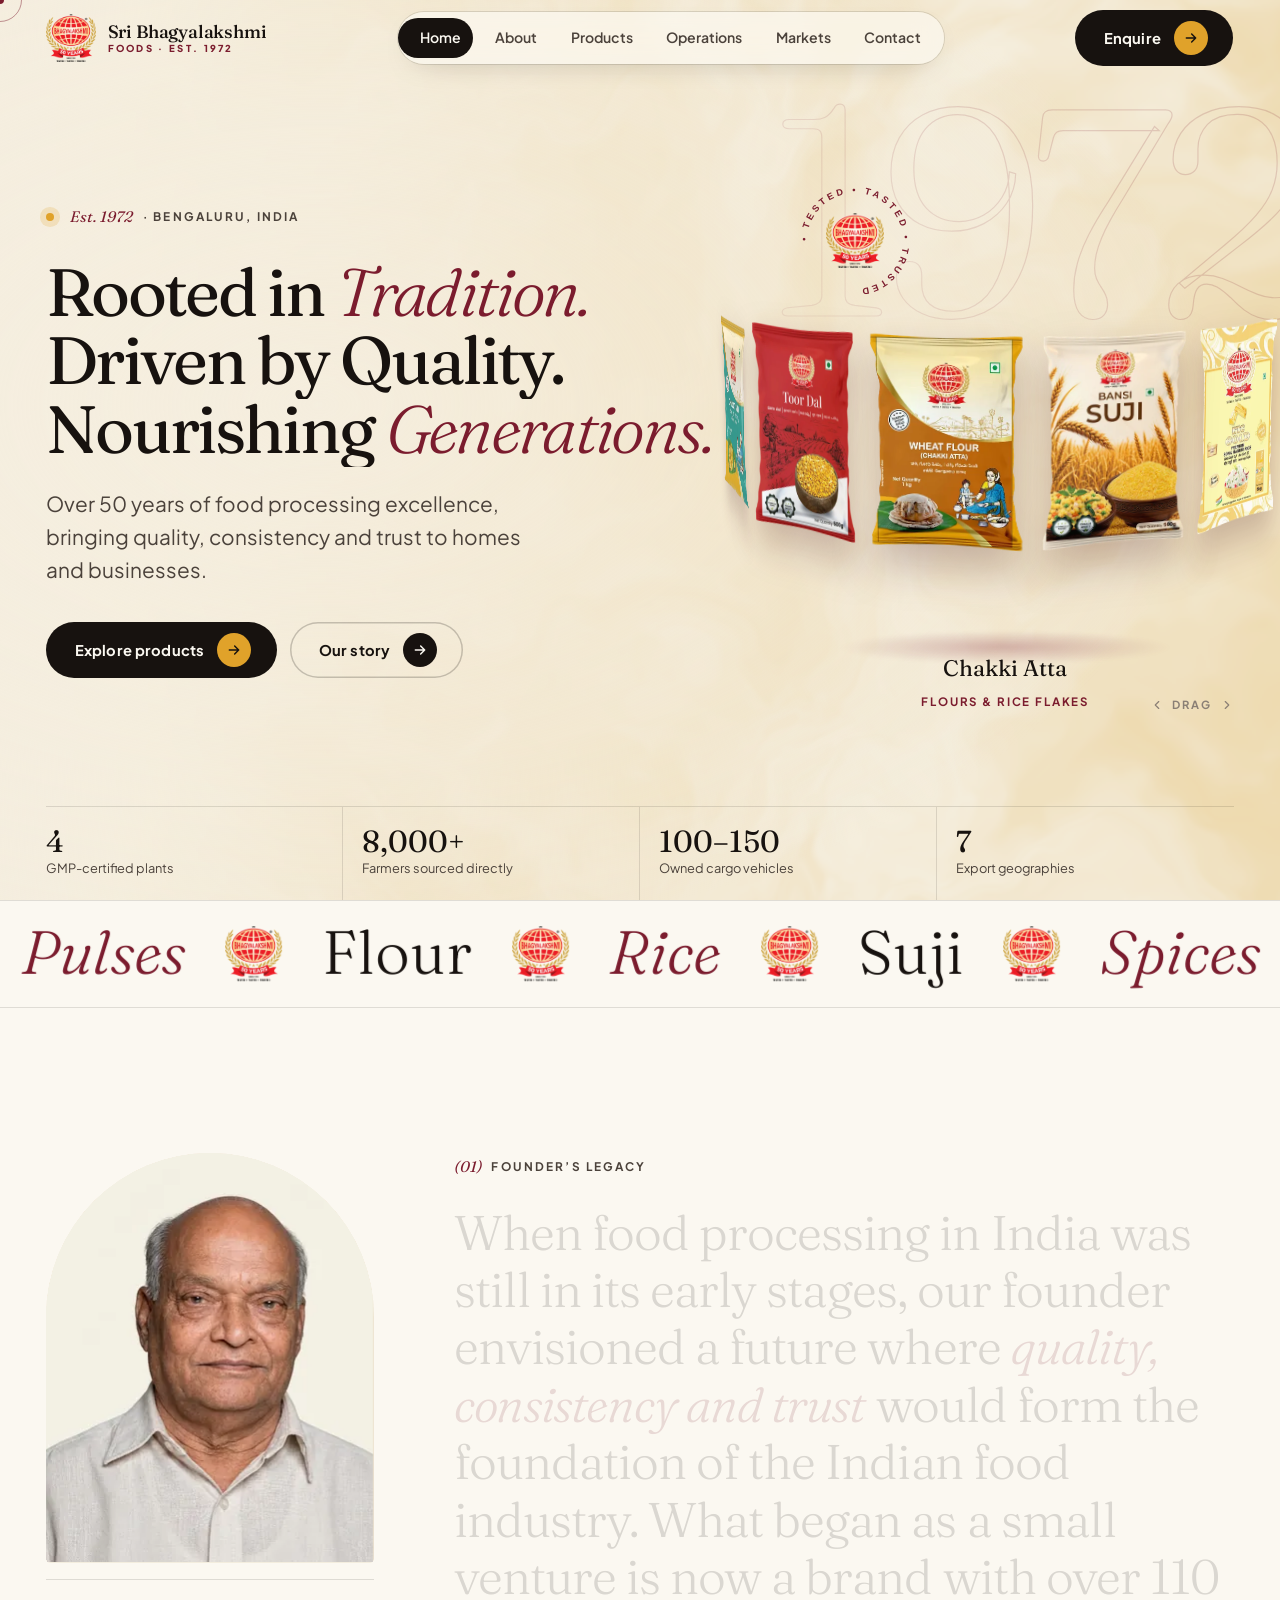
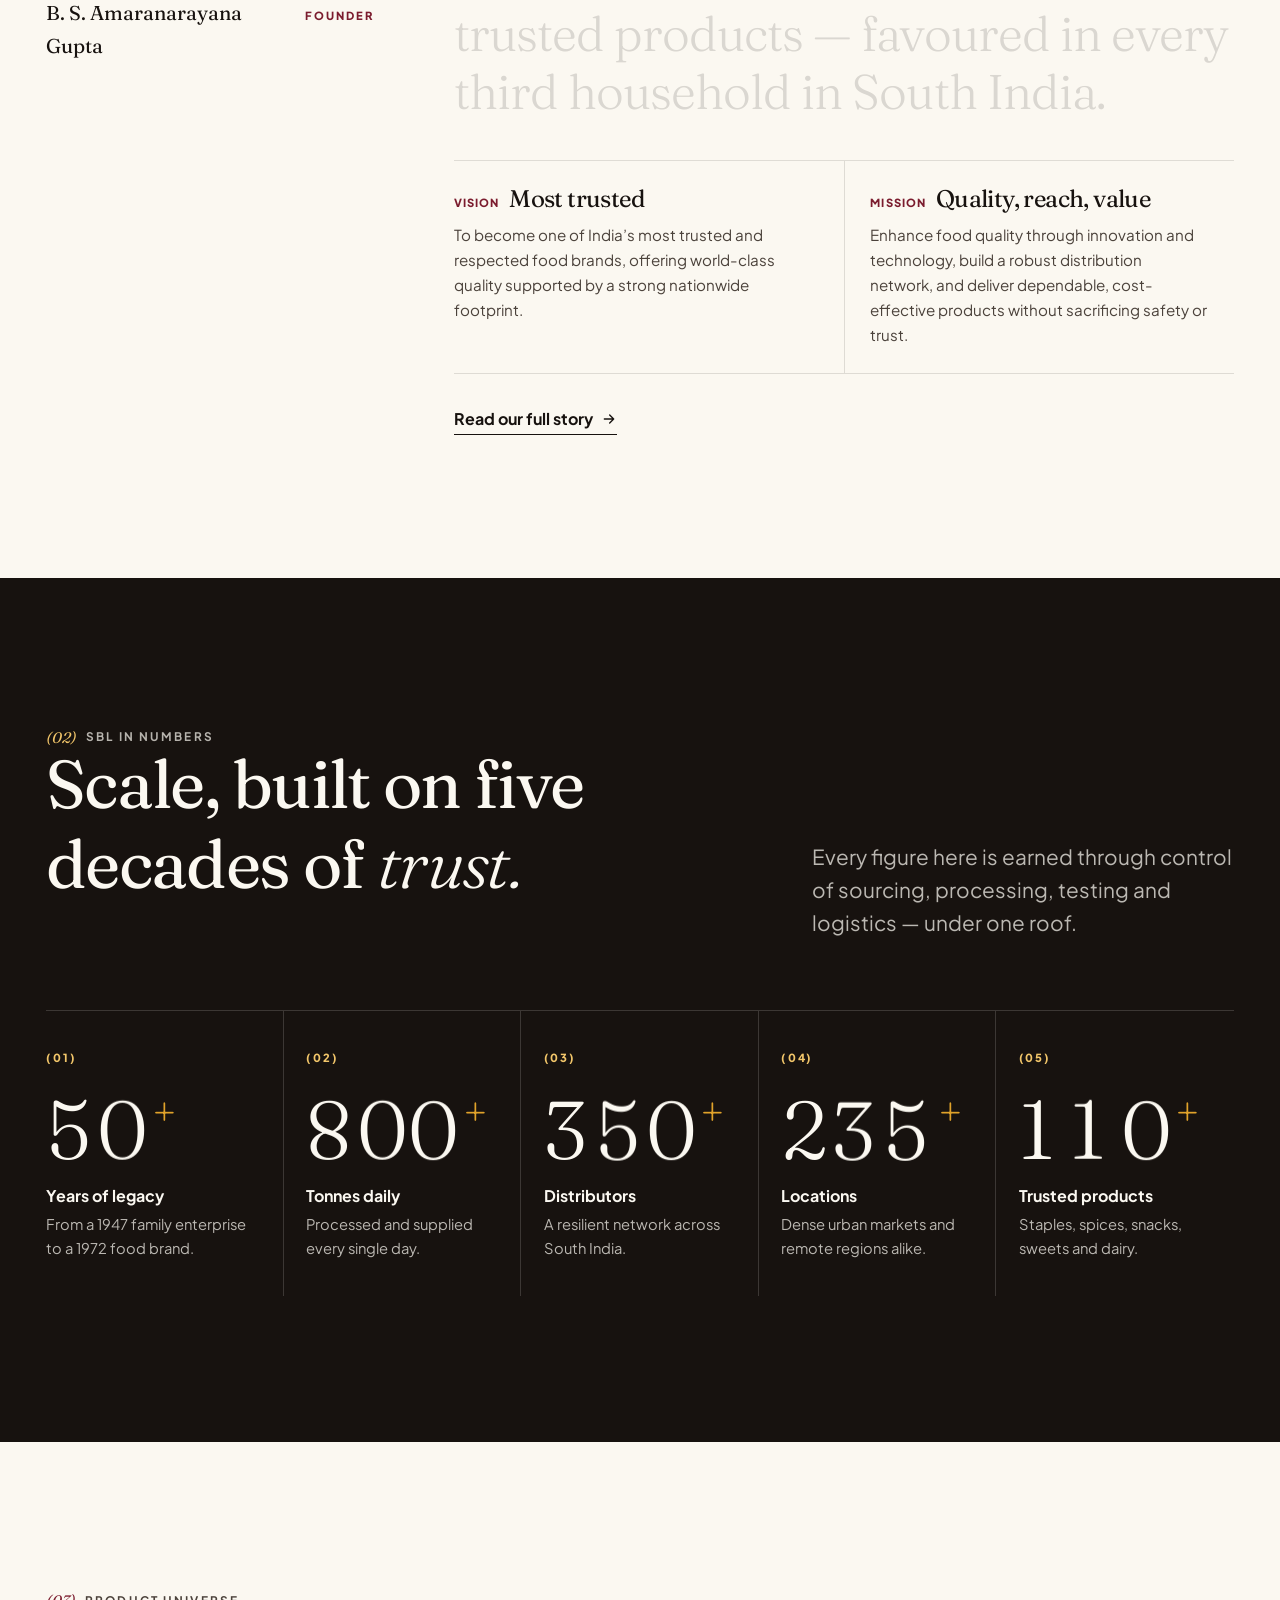
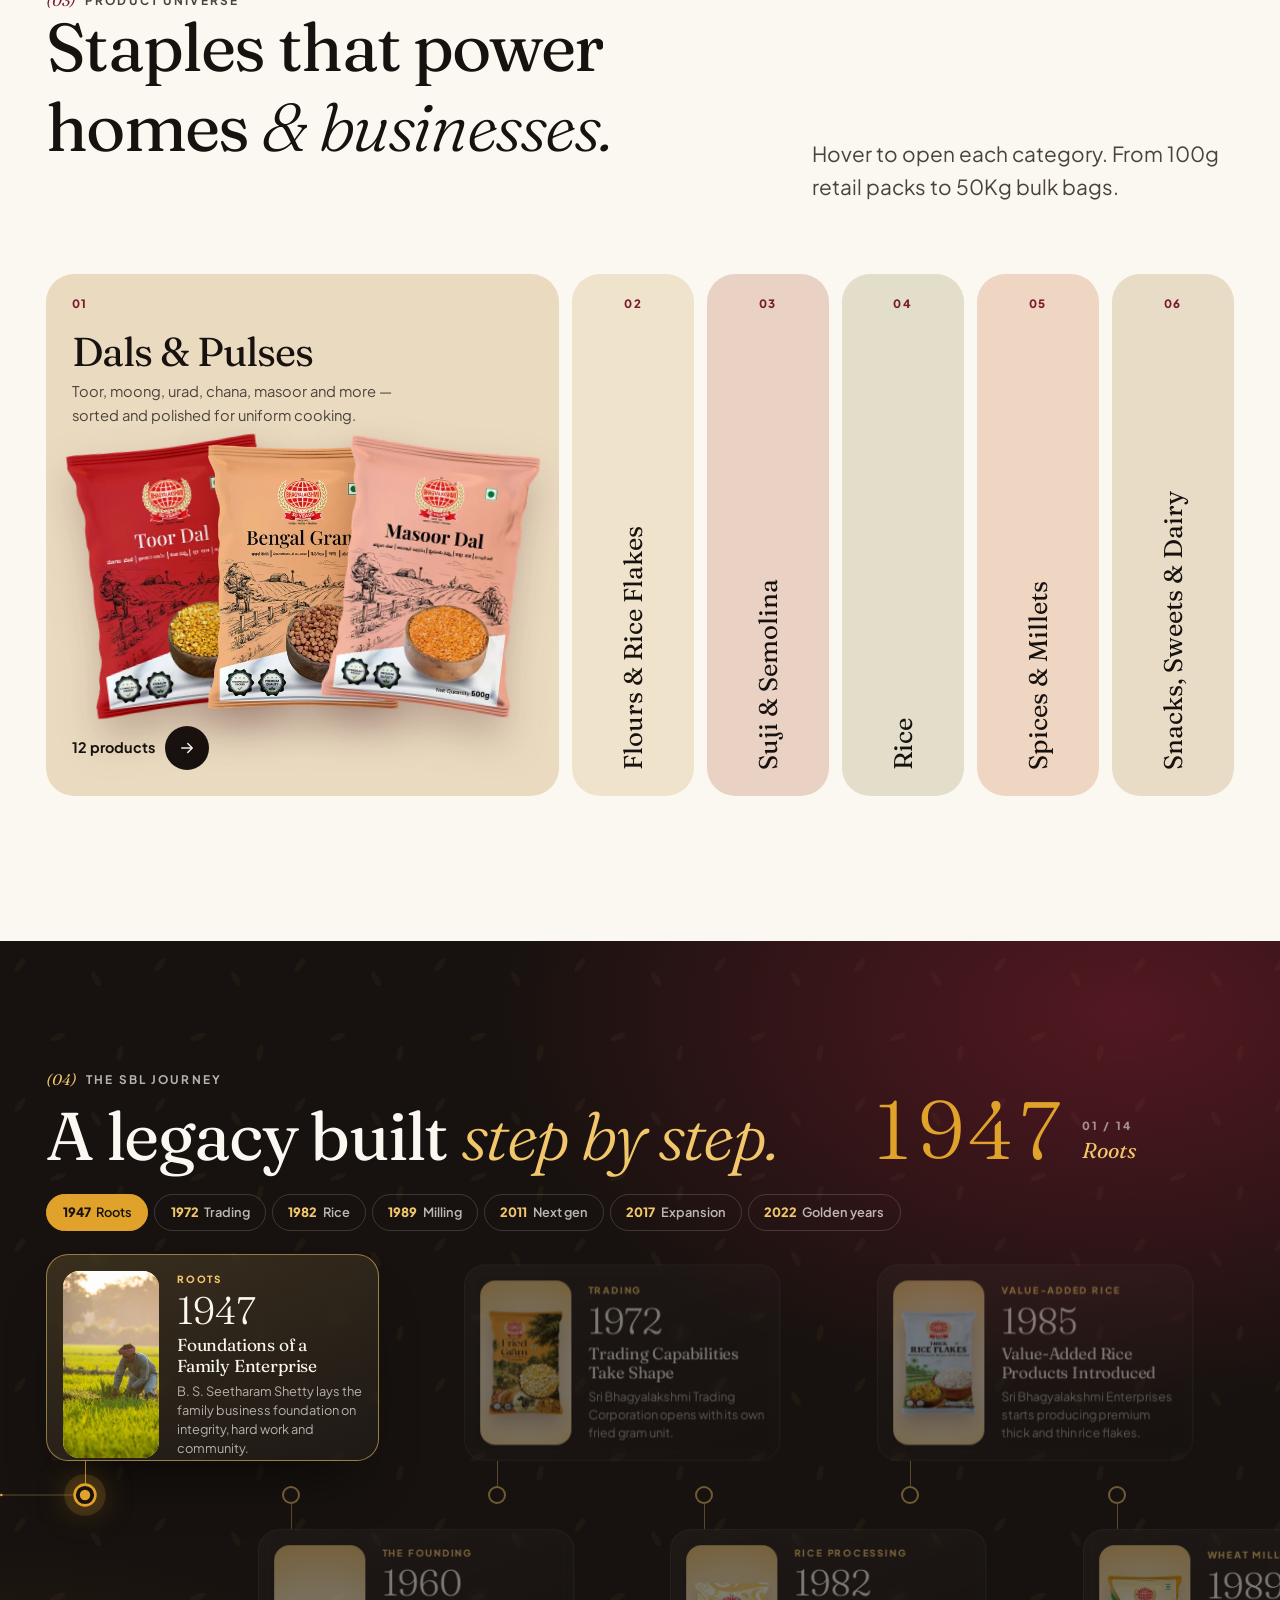
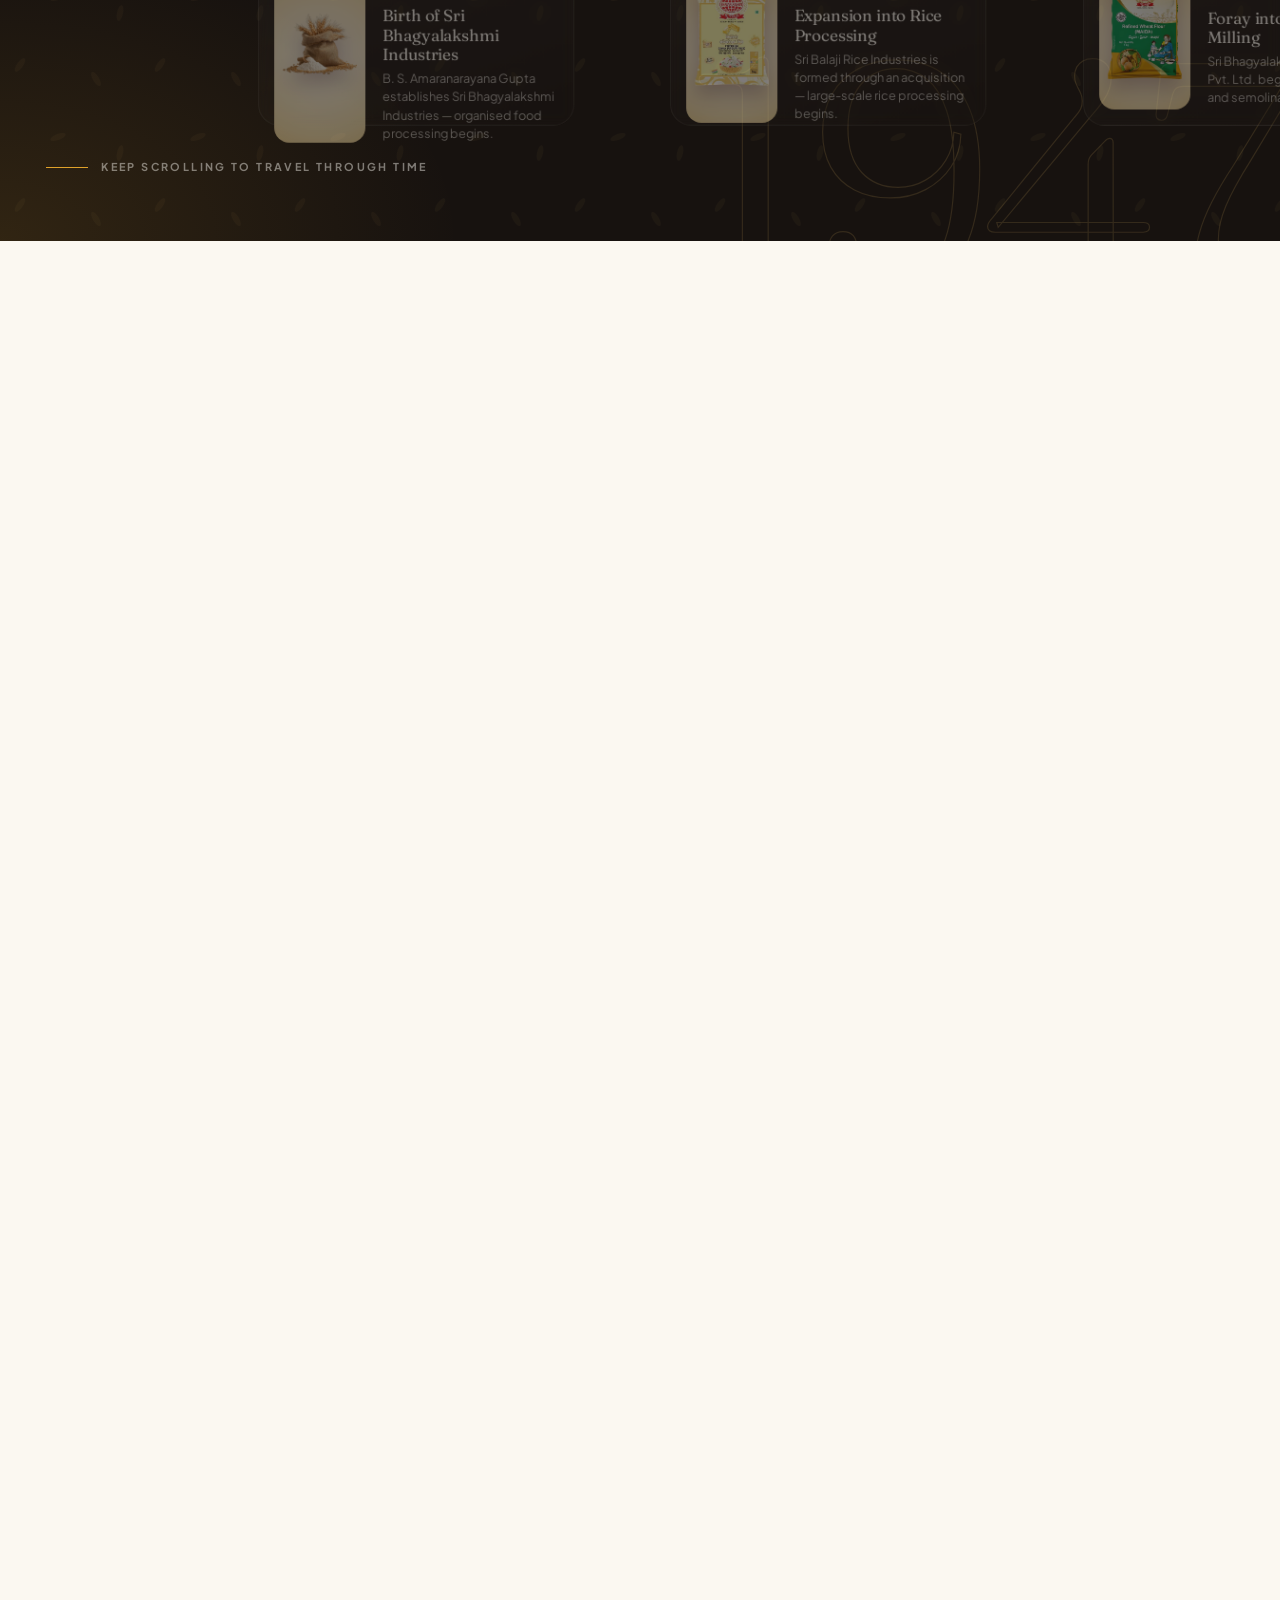
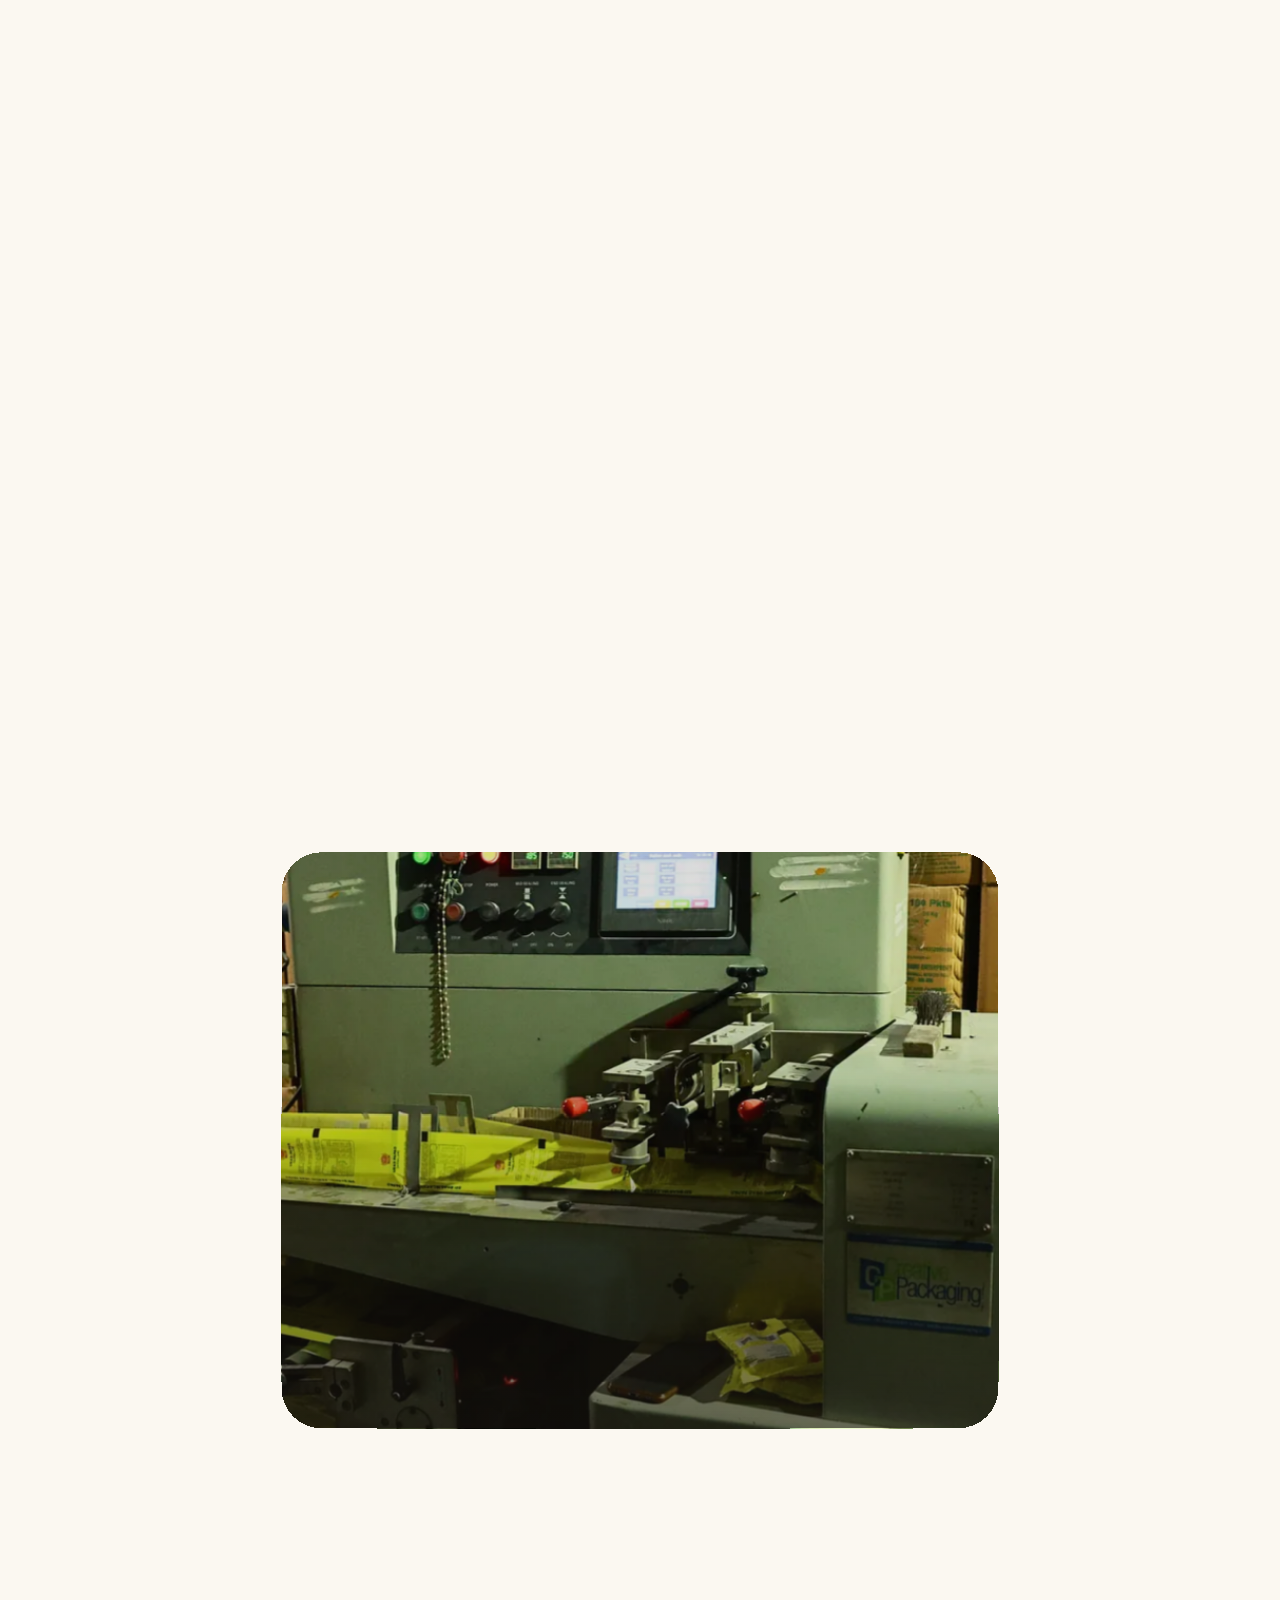
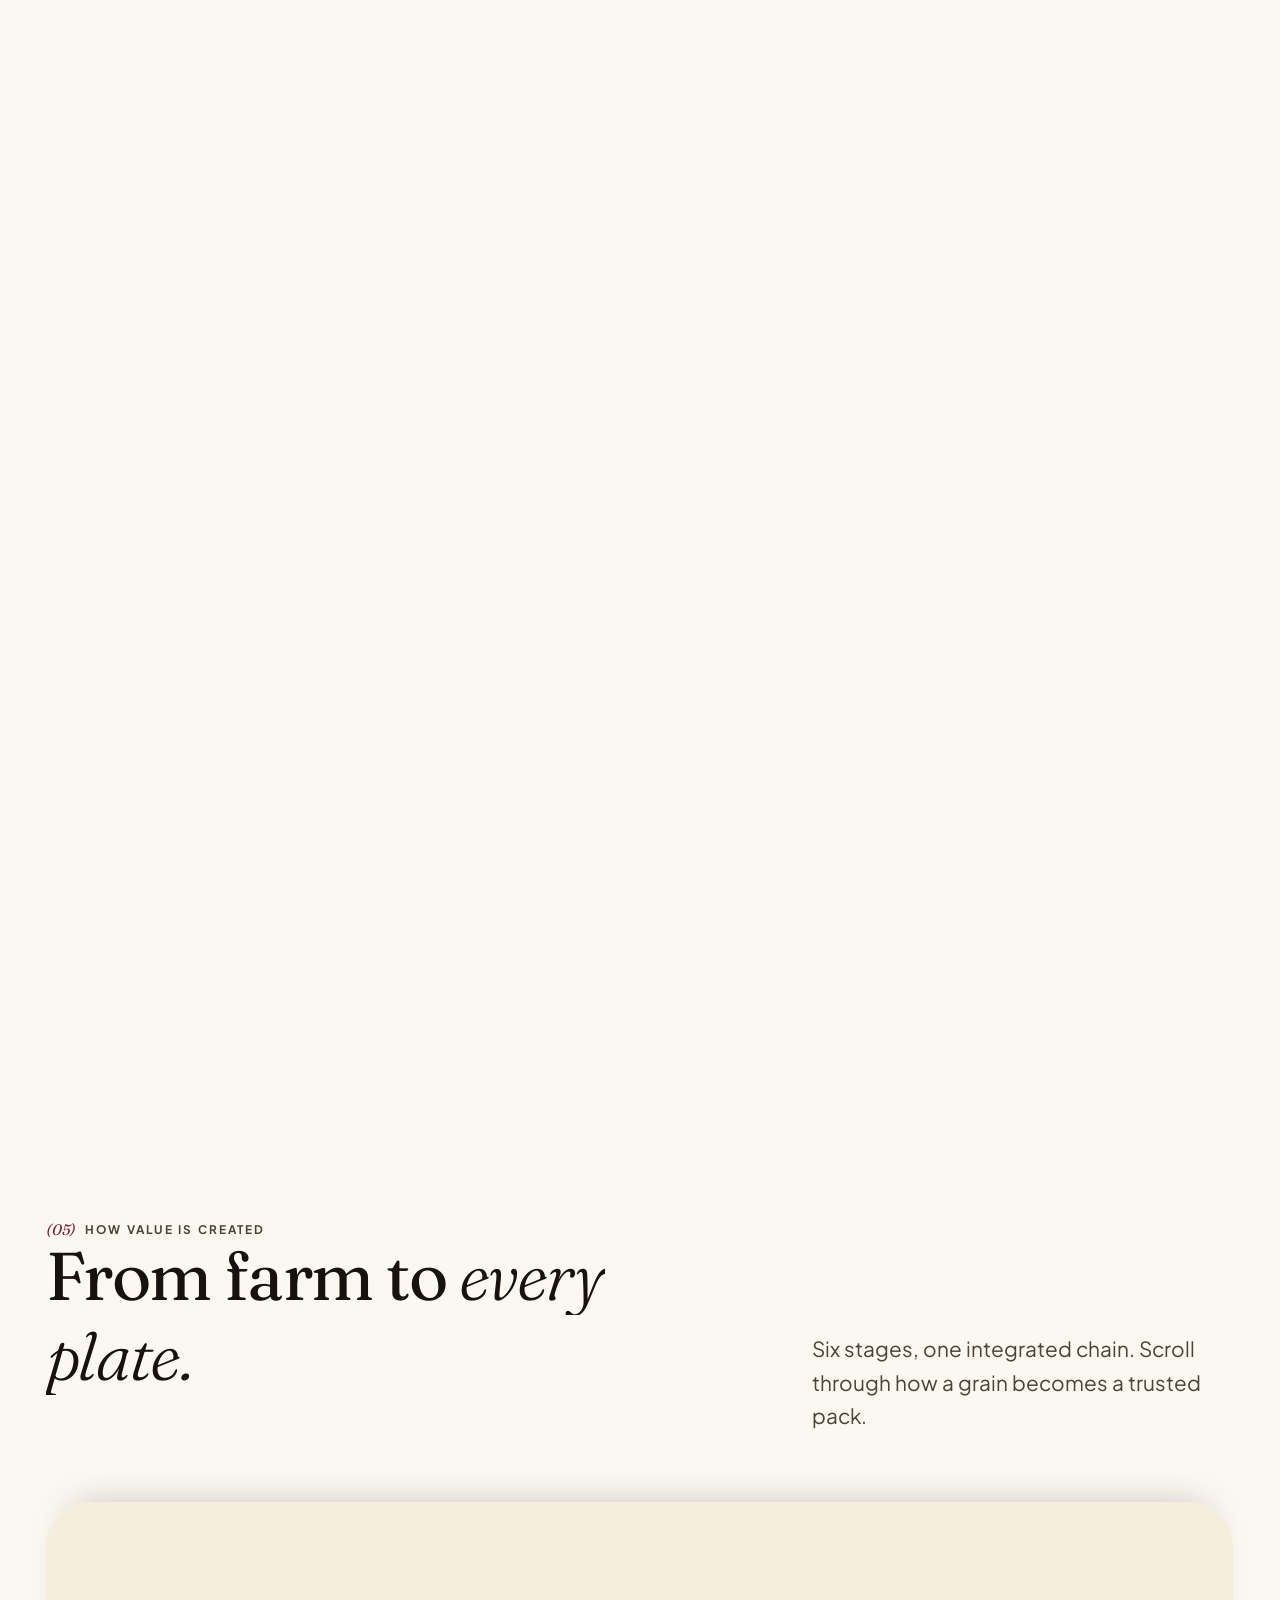
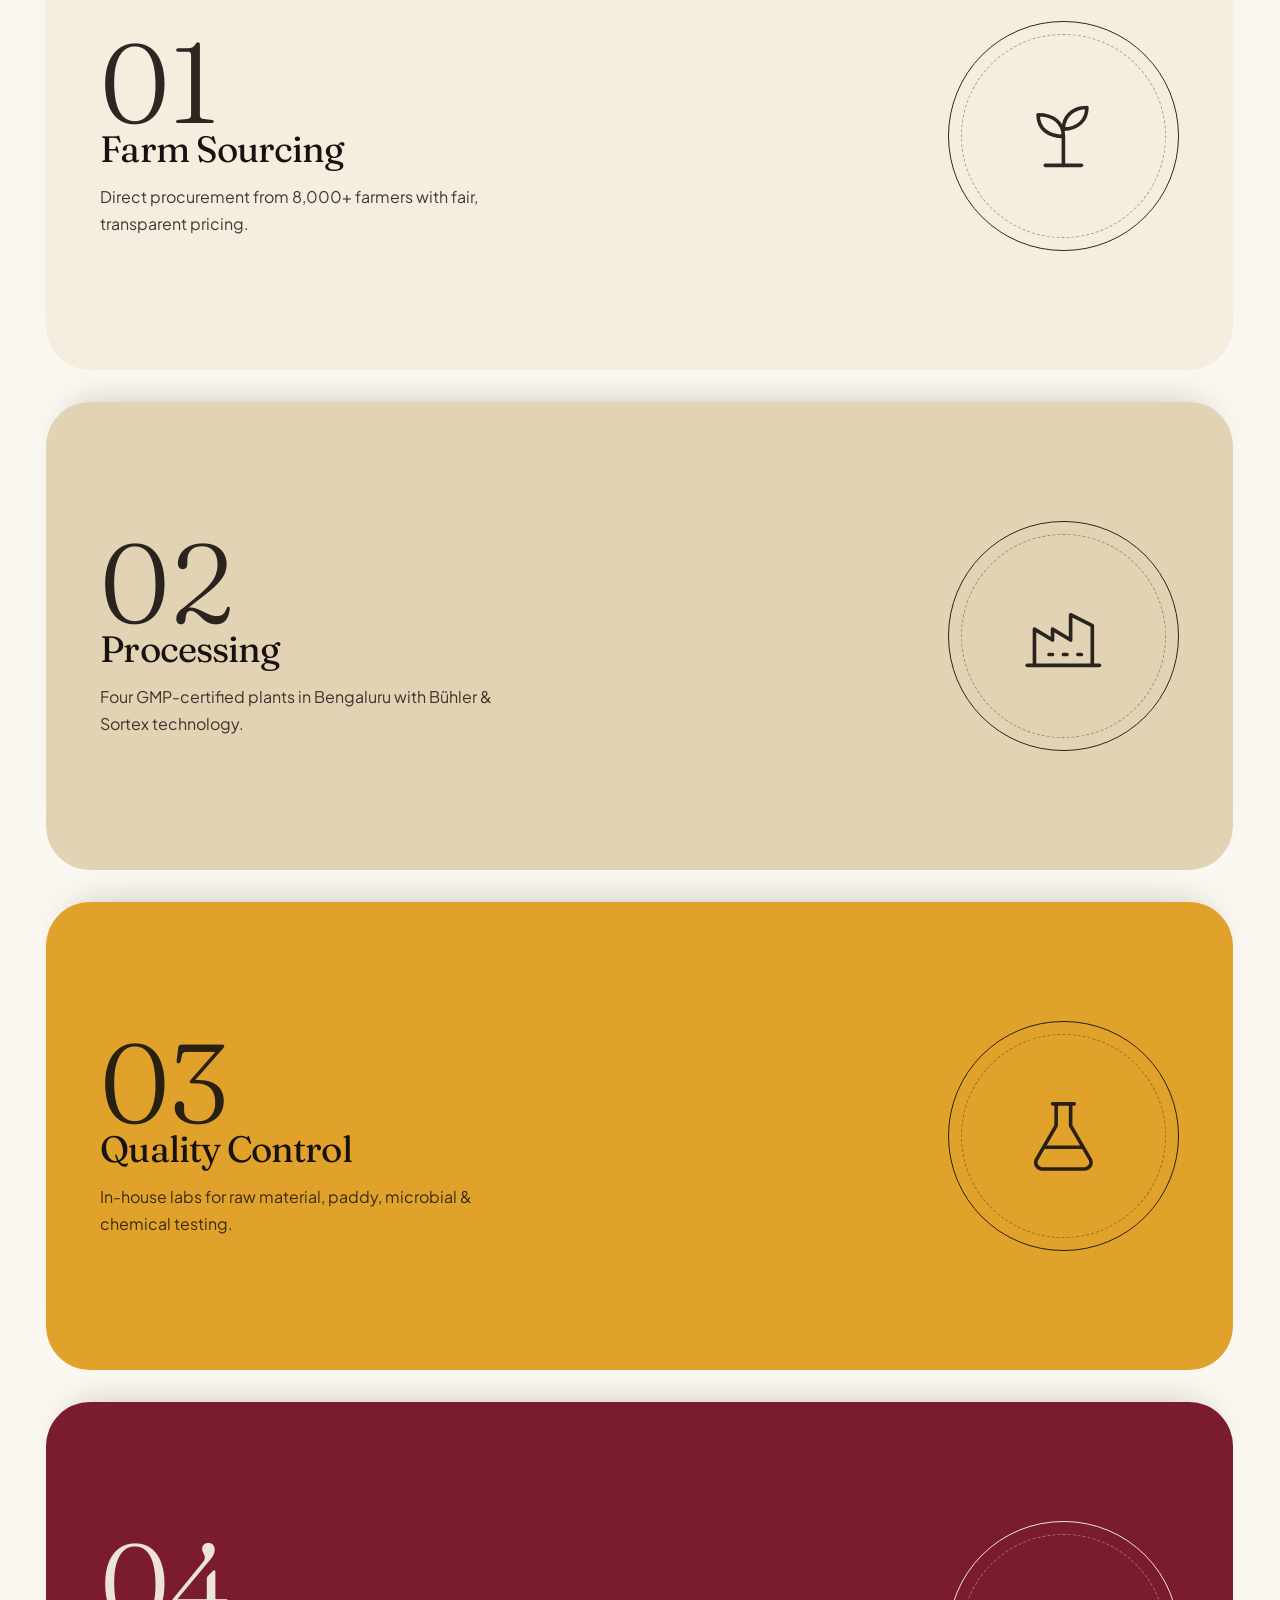
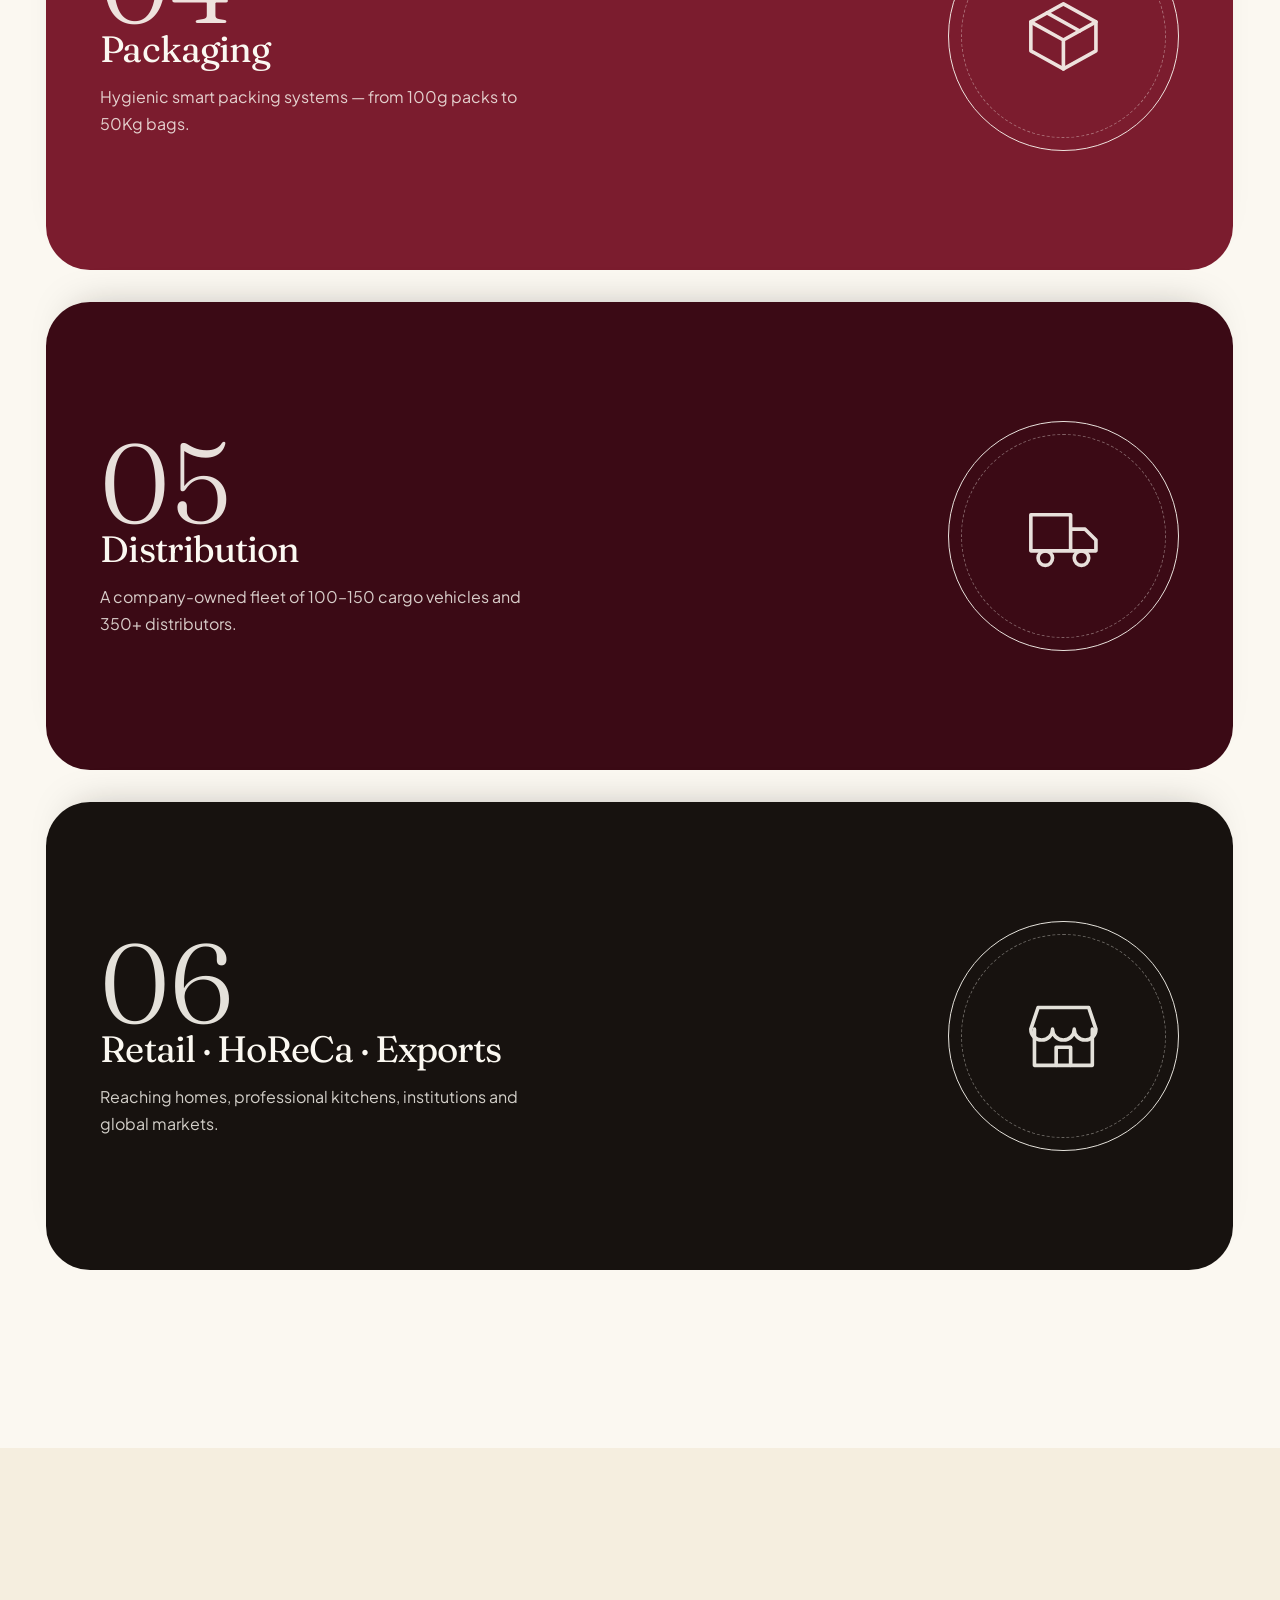
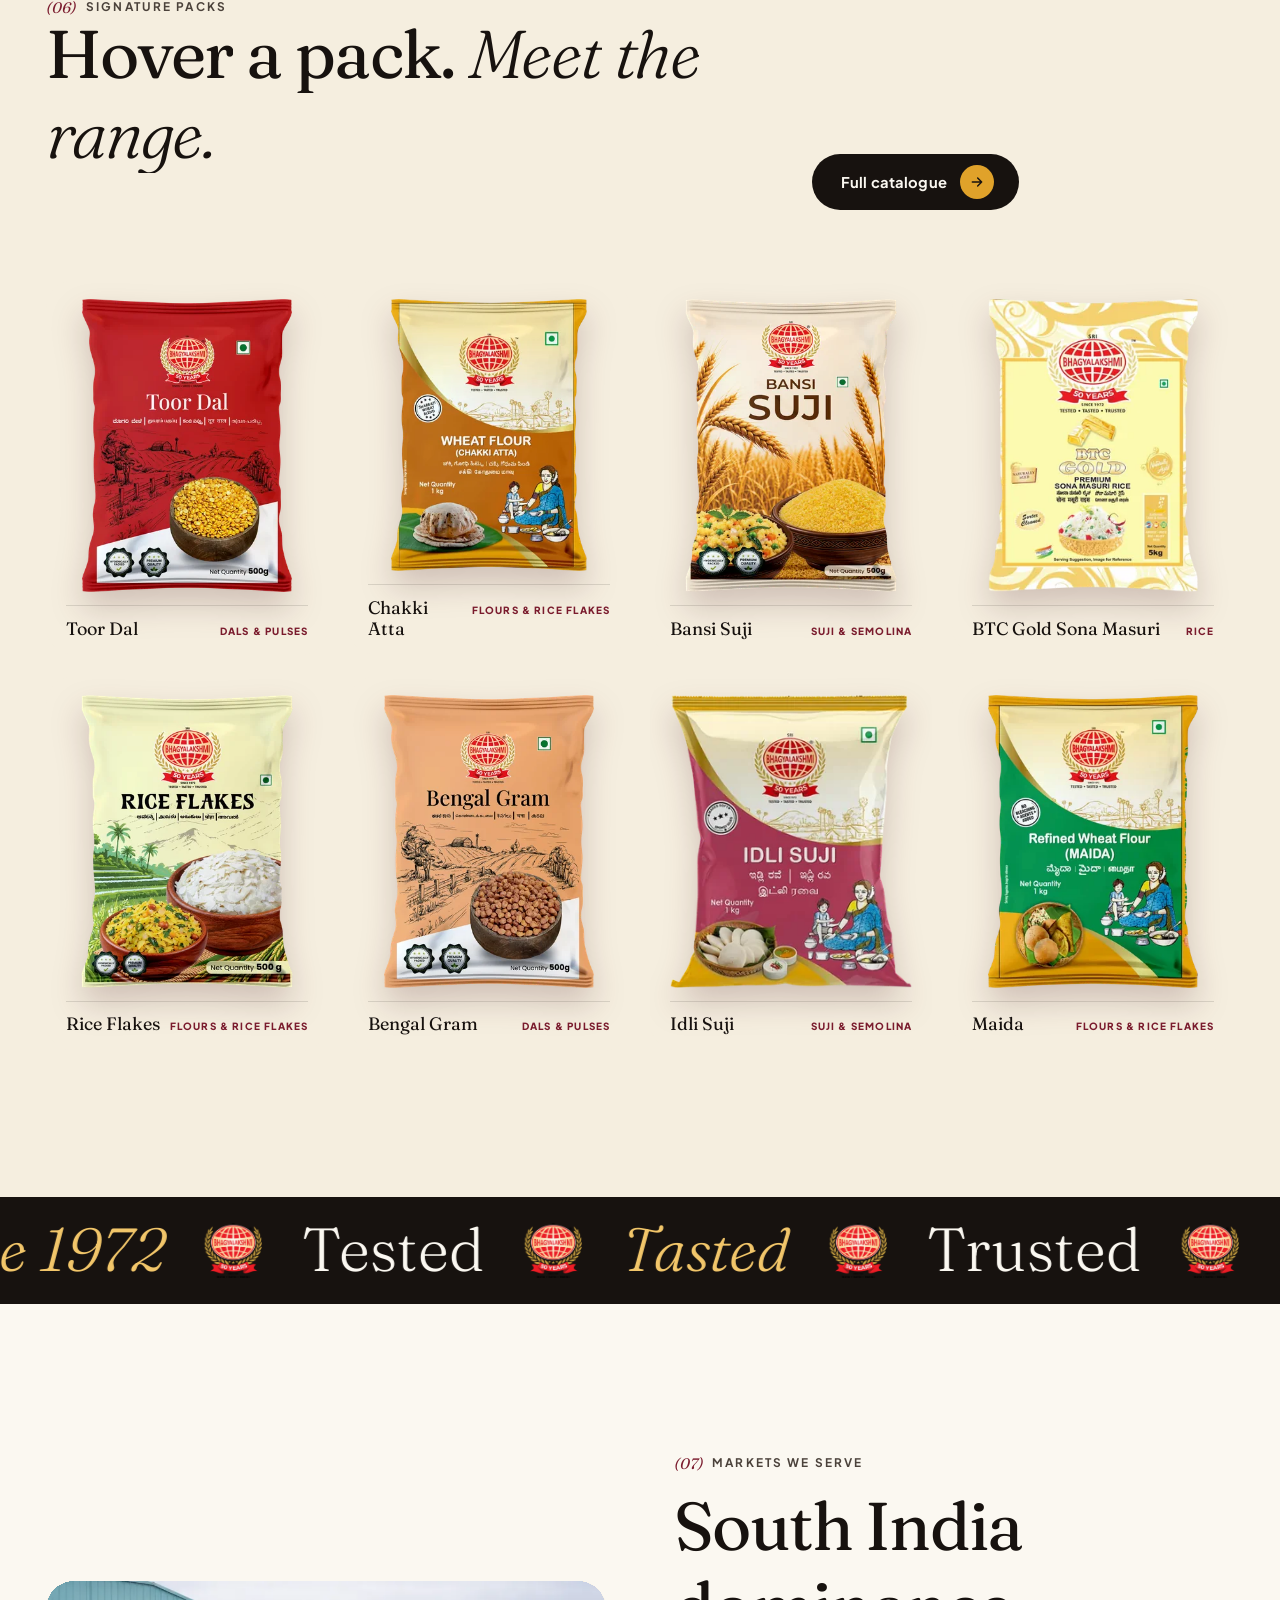
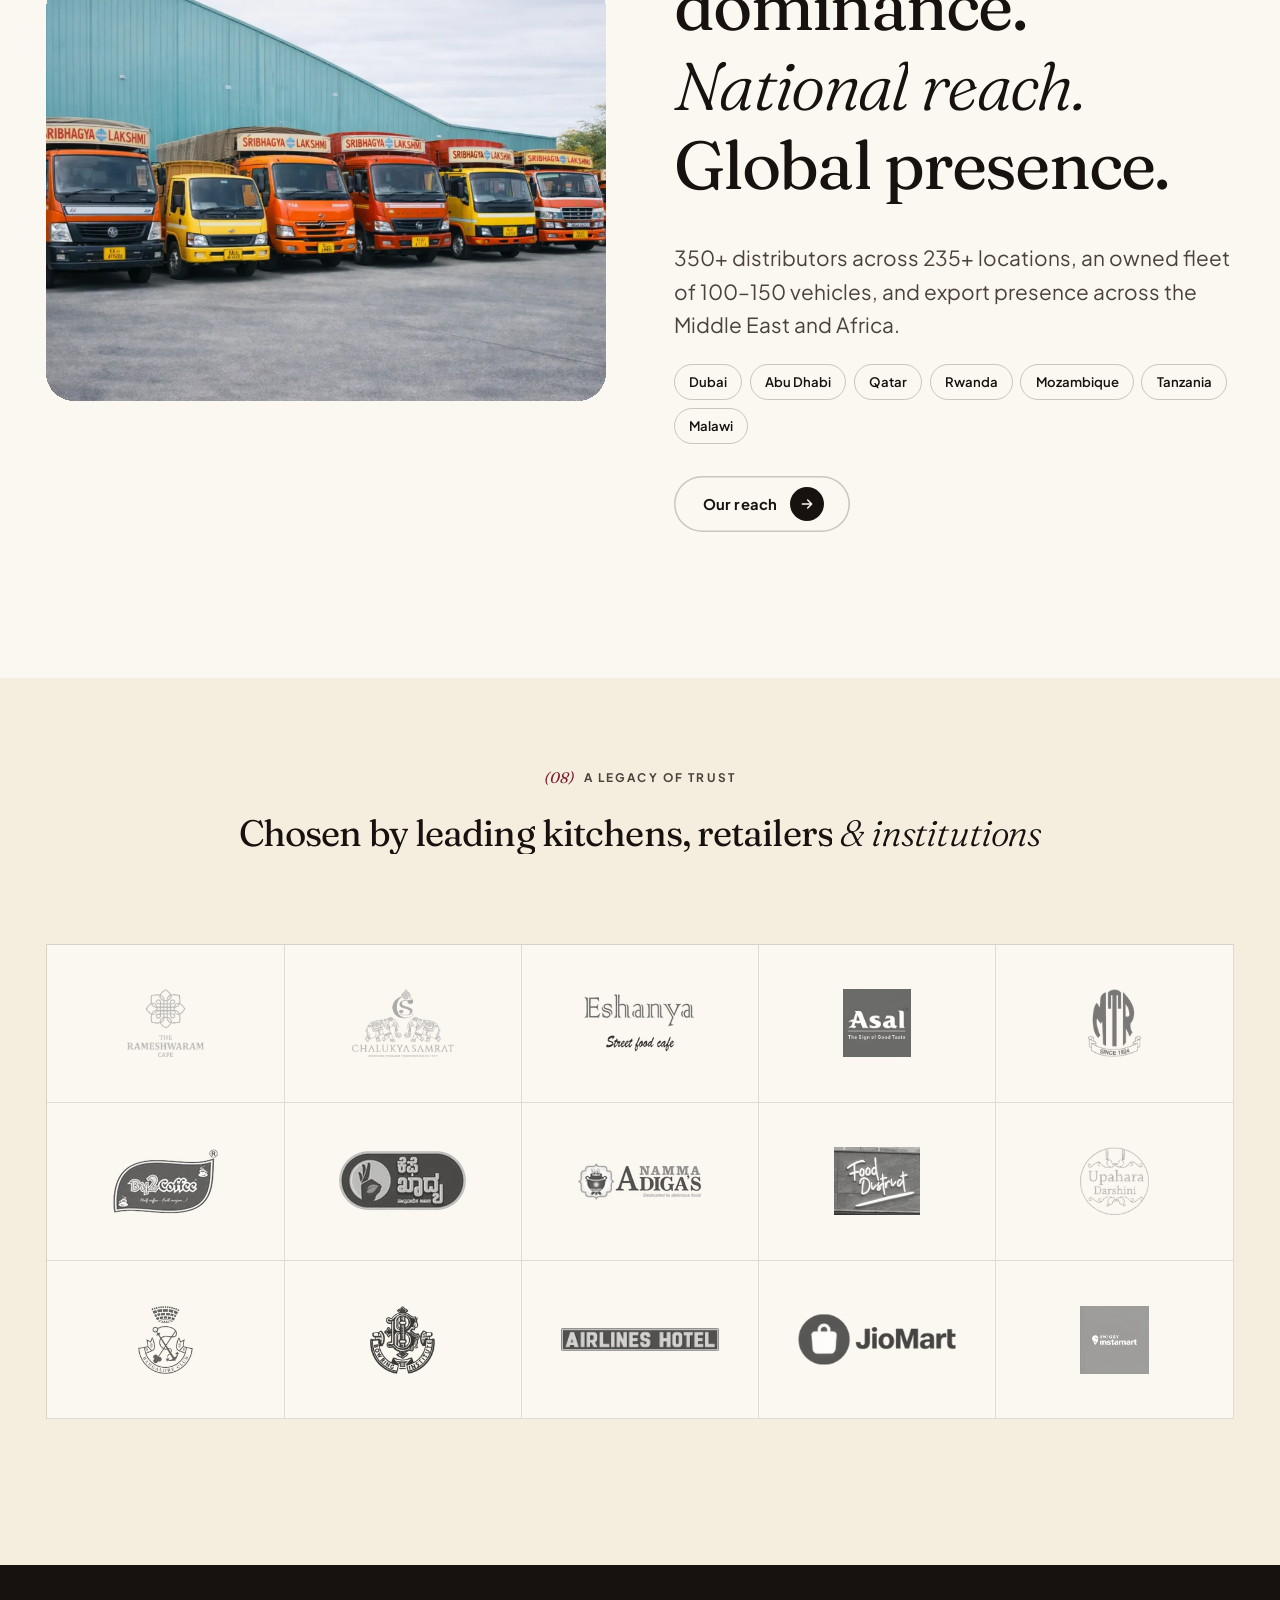
<file: index.html>
<!DOCTYPE html>
<html lang="en" class="no-js">
<head>
<meta charset="utf-8">
<meta name="viewport" content="width=device-width, initial-scale=1, viewport-fit=cover">
<title>Sri Bhagyalakshmi Foods — Rooted in Tradition. Driven by Quality.</title>
<meta name="description" content="Sri Bhagyalakshmi Foods (SBL): a 50+ year food processing legacy. Dals, pulses, flours, suji, rice and more.">
<meta name="theme-color" content="#F5EEDF">
<meta property="og:title" content="Sri Bhagyalakshmi Foods — Rooted in Tradition. Driven by Quality."><meta property="og:description" content="Sri Bhagyalakshmi Foods (SBL): a 50+ year food processing legacy. Dals, pulses, flours, suji, rice and more."><meta property="og:image" content="assets/img/photos/cover.webp">
<link rel="icon" type="image/png" href="assets/img/favicon.png">
<link rel="apple-touch-icon" href="assets/img/apple-touch-icon.png">
<link rel="preload" href="assets/fonts/fraunces-latin-300-normal.woff2" as="font" type="font/woff2" crossorigin>
<link rel="preload" href="assets/fonts/plus-jakarta-sans-latin-400-normal.woff2" as="font" type="font/woff2" crossorigin>
<style>
/* ==========================================================================
   SBL FOODS — Version B · "Cinematic Scroll Story"
   Ivory editorial base · wine & saffron accents · GSAP + Lenis motion
   ========================================================================== */

@font-face{font-family:"Fraunces";src:url(assets/fonts/fraunces-latin-300-normal.woff2) format("woff2");font-weight:300;font-display:swap}
@font-face{font-family:"Fraunces";src:url(assets/fonts/fraunces-latin-400-normal.woff2) format("woff2");font-weight:400;font-display:swap}
@font-face{font-family:"Fraunces";src:url(assets/fonts/fraunces-latin-500-normal.woff2) format("woff2");font-weight:500;font-display:swap}
@font-face{font-family:"Fraunces";src:url(assets/fonts/fraunces-latin-300-italic.woff2) format("woff2");font-weight:300;font-style:italic;font-display:swap}
@font-face{font-family:"Fraunces";src:url(assets/fonts/fraunces-latin-400-italic.woff2) format("woff2");font-weight:400;font-style:italic;font-display:swap}
@font-face{font-family:"Fraunces";src:url(assets/fonts/fraunces-latin-500-italic.woff2) format("woff2");font-weight:500;font-style:italic;font-display:swap}
@font-face{font-family:"Jakarta";src:url(assets/fonts/plus-jakarta-sans-latin-400-normal.woff2) format("woff2");font-weight:400;font-display:swap}
@font-face{font-family:"Jakarta";src:url(assets/fonts/plus-jakarta-sans-latin-500-normal.woff2) format("woff2");font-weight:500;font-display:swap}
@font-face{font-family:"Jakarta";src:url(assets/fonts/plus-jakarta-sans-latin-600-normal.woff2) format("woff2");font-weight:600;font-display:swap}
@font-face{font-family:"Jakarta";src:url(assets/fonts/plus-jakarta-sans-latin-700-normal.woff2) format("woff2");font-weight:700;font-display:swap}
@font-face{font-family:"Jakarta";src:url(assets/fonts/plus-jakarta-sans-latin-800-normal.woff2) format("woff2");font-weight:800;font-display:swap}

:root{
  --paper:#FBF8F1;
  --ivory:#F5EEDF;
  --ivory-2:#ECE1CB;
  --sand:#E2D3B5;
  --ink:#17120F;
  --ink-2:#4B423B;
  --ink-3:#8A7F75;
  --wine:#7B1C2E;
  --wine-2:#5C1221;
  --wine-3:#3B0A15;
  --saffron:#E0A22A;
  --saffron-2:#F2C66A;
  --saffron-3:#B57B12;
  --leaf:#56652B;
  --line:rgba(23,18,15,.12);
  --line-2:rgba(23,18,15,.22);
  --line-light:rgba(251,248,241,.16);

  --f-display:"Fraunces",Georgia,serif;
  --f-body:"Jakarta",system-ui,-apple-system,"Segoe UI",sans-serif;

  --t-xs:.74rem;--t-sm:.875rem;--t-base:1rem;
  --t-lg:clamp(1.08rem,1rem + .45vw,1.3rem);
  --t-h4:clamp(1.25rem,1.1rem + .6vw,1.6rem);
  --t-h3:clamp(1.6rem,1.25rem + 1.3vw,2.4rem);
  --t-h2:clamp(2.3rem,1.5rem + 3.4vw,4.6rem);
  --t-h1:clamp(3rem,1.6rem + 6vw,7.6rem);
  --t-mega:clamp(4rem,2rem + 12vw,15rem);

  --wrap:1320px;
  --pad:clamp(1.25rem,.5rem + 3vw,3rem);
  --sec:clamp(5rem,3.5rem + 7vw,10rem);
  --hh:76px;
  --r:18px;--r-lg:28px;--r-xl:44px;
  --ease:cubic-bezier(.16,1,.3,1);
  --ease-2:cubic-bezier(.76,0,.24,1);
}

*,*::before,*::after{box-sizing:border-box}
html{-webkit-text-size-adjust:100%}
html.lenis,html.lenis body{height:auto}
.lenis.lenis-smooth{scroll-behavior:auto!important}
.lenis.lenis-stopped{overflow:hidden}
body{margin:0;background:var(--paper);color:var(--ink);font-family:var(--f-body);font-size:var(--t-base);line-height:1.65;-webkit-font-smoothing:antialiased;overflow-x:hidden}
img,svg,canvas{display:block;max-width:100%}
img{height:auto}
a{color:inherit;text-decoration:none}
button,input,select,textarea{font:inherit;color:inherit}
button{background:none;border:0;padding:0;cursor:pointer}
ul{list-style:none;margin:0;padding:0}
p{margin:0 0 1.1em}
h1,h2,h3,h4{font-family:var(--f-display);font-weight:400;line-height:1.02;letter-spacing:-.025em;margin:0 0 .45em;font-variation-settings:"SOFT" 100,"WONK" 0}
em,.it{font-style:italic;font-weight:300}
::selection{background:var(--saffron-2);color:var(--ink)}
:focus-visible{outline:2px solid var(--saffron);outline-offset:3px;border-radius:4px}
.skip{position:absolute;left:1rem;top:-80px;z-index:9999;background:var(--ink);color:var(--paper);padding:.6rem 1rem;border-radius:8px}
.skip:focus{top:1rem}
.sr-only{position:absolute!important;width:1px;height:1px;overflow:hidden;clip:rect(0,0,0,0);white-space:nowrap}
main,footer{overflow-x:clip}

.wrap{width:100%;max-width:calc(var(--wrap) + var(--pad)*2);margin-inline:auto;padding-inline:var(--pad)}
.sec{padding-block:var(--sec);position:relative}
.sec--ivory{background:var(--ivory)}
.sec--ink{background:var(--ink);color:var(--paper)}
.sec--wine{background:var(--wine-3);color:var(--paper)}
.sec--ink h2,.sec--ink h3,.sec--wine h2,.sec--wine h3{color:var(--paper)}

/* labels & type */
.label{display:inline-flex;align-items:center;gap:.6rem;font-size:var(--t-xs);font-weight:700;letter-spacing:.18em;text-transform:uppercase;color:var(--ink-2)}
.label b{font-family:var(--f-display);font-style:italic;font-weight:400;letter-spacing:0;font-size:.95rem;color:var(--wine);text-transform:none}
.sec--ink .label,.sec--wine .label{color:rgba(251,248,241,.7)}
.sec--ink .label b,.sec--wine .label b{color:var(--saffron-2)}
.h1{font-size:var(--t-h1)}
.h2{font-size:var(--t-h2)}
.h3{font-size:var(--t-h3)}
.lead{font-size:var(--t-lg);color:var(--ink-2);line-height:1.6}
.sec--ink .lead,.sec--wine .lead{color:rgba(251,248,241,.72)}
.muted{color:var(--ink-3)}
.wine{color:var(--wine)}
.saffron{color:var(--saffron)}
.rule{height:1px;background:var(--line);border:0;margin:0}
.head{display:grid;gap:1.5rem 4rem;margin-bottom:clamp(3rem,2rem + 3vw,5.5rem);align-items:end}
@media (min-width:900px){.head{grid-template-columns:1.25fr .75fr}}
.head .lead{margin:0}
.head--c{text-align:center;justify-items:center;grid-template-columns:1fr!important;max-width:900px;margin-inline:auto}

/* split text */
.split-line{display:block;overflow:hidden;padding-bottom:.06em;margin-bottom:-.06em}
.split-line>span{display:inline-block;will-change:transform}
.char{display:inline-block;will-change:transform}
.word{display:inline-block;white-space:nowrap}

/* buttons */
.btn{position:relative;display:inline-flex;align-items:center;gap:.8rem;min-height:56px;padding:0 1.6rem 0 1.8rem;border-radius:999px;background:var(--ink);color:var(--paper);font-weight:700;font-size:.92rem;letter-spacing:.01em;overflow:hidden;isolation:isolate;transition:color .5s var(--ease)}
.btn::before{content:"";position:absolute;left:50%;top:100%;width:140%;aspect-ratio:1;border-radius:50%;background:var(--saffron);z-index:-1;transform:translate(-50%,0) scale(.2);transition:transform .7s var(--ease),top .7s var(--ease)}
.btn:hover::before,.btn:focus-visible::before{top:-30%;transform:translate(-50%,0) scale(1)}
.btn:hover,.btn:focus-visible{color:var(--ink)}
.btn__ico{width:34px;height:34px;border-radius:50%;display:grid;place-items:center;background:var(--saffron);color:var(--ink);transition:transform .6s var(--ease),background .5s}
.btn:hover .btn__ico{background:var(--ink);color:var(--saffron);transform:rotate(-45deg)}
.btn--light{background:var(--paper);color:var(--ink)}
.btn--wine{background:var(--wine)}
.btn--line{background:transparent;color:var(--ink);box-shadow:inset 0 0 0 1.5px var(--line-2)}
.btn--line .btn__ico{background:var(--ink);color:var(--paper)}
.sec--ink .btn--line,.sec--wine .btn--line{color:var(--paper);box-shadow:inset 0 0 0 1.5px var(--line-light)}
.sec--ink .btn--line .btn__ico,.sec--wine .btn--line .btn__ico{background:var(--paper);color:var(--ink)}
.magnetic{will-change:transform}
.ulink{position:relative;font-weight:700;display:inline-flex;align-items:center;gap:.5rem}
.ulink::after{content:"";position:absolute;left:0;right:0;bottom:-3px;height:1.5px;background:currentColor;transform-origin:right;transform:scaleX(1);transition:transform .6s var(--ease)}
.ulink:hover::after{transform-origin:left;animation:uline .8s var(--ease)}
@keyframes uline{0%{transform:scaleX(1);transform-origin:right}49%{transform:scaleX(0);transform-origin:right}50%{transform-origin:left}100%{transform:scaleX(1);transform-origin:left}}

/* ---------- Preloader ---------- */
.preloader{position:fixed;inset:0;z-index:2000;background:var(--ivory);display:flex;flex-direction:column;justify-content:space-between;padding:var(--pad)}
.preloader__top{display:flex;justify-content:space-between;font-size:var(--t-xs);font-weight:700;letter-spacing:.2em;text-transform:uppercase;color:var(--ink-2)}
.preloader__logo{position:absolute;left:50%;top:50%;width:110px;transform:translate(-50%,-50%)}
.preloader__count{font-family:var(--f-display);font-weight:300;font-size:var(--t-mega);line-height:.8;color:var(--wine);font-variant-numeric:tabular-nums}
.preloader__bar{height:2px;background:var(--line);margin-top:1.2rem;overflow:hidden}
.preloader__bar span{display:block;height:100%;width:100%;background:var(--wine);transform:scaleX(0);transform-origin:left}
.no-js .preloader,.reduce .preloader{display:none}

/* ---------- Page transition ---------- */
.curtain{position:fixed;inset:0;z-index:1900;pointer-events:none;display:grid;grid-template-columns:repeat(5,1fr)}
.curtain span{background:var(--wine-3);transform:scaleY(0);transform-origin:bottom}
.curtain__logo{position:fixed;left:50%;top:50%;width:90px;transform:translate(-50%,-50%);opacity:0;z-index:1901;pointer-events:none}

/* ---------- Cursor ---------- */
.cursor{position:fixed;left:0;top:0;z-index:1800;pointer-events:none;display:none}
.has-cursor .cursor{display:block}
.cursor__dot{position:fixed;width:8px;height:8px;margin:-4px 0 0 -4px;border-radius:50%;background:var(--wine)}
.cursor__ring{position:fixed;width:44px;height:44px;margin:-22px 0 0 -22px;border-radius:50%;border:1.5px solid rgba(123,28,46,.45);display:grid;place-items:center;transition:width .45s var(--ease),height .45s var(--ease),margin .45s var(--ease),background .45s,border-color .45s}
.cursor__ring span{font-size:.7rem;font-weight:800;letter-spacing:.14em;text-transform:uppercase;color:var(--ink);opacity:0;transition:opacity .3s}
.cursor.is-hover .cursor__ring{width:68px;height:68px;margin:-34px 0 0 -34px;border-color:transparent;background:rgba(224,162,42,.25)}
.cursor.is-label .cursor__ring{width:96px;height:96px;margin:-48px 0 0 -48px;background:var(--saffron);border-color:var(--saffron)}
.cursor.is-label .cursor__ring span{opacity:1}
.cursor.is-label .cursor__dot{opacity:0}
.cursor.on-dark .cursor__dot{background:var(--saffron-2)}
.cursor.on-dark .cursor__ring{border-color:rgba(242,198,106,.5)}

/* ---------- Header ---------- */
.hdr{position:fixed;inset:0 0 auto;z-index:500;height:var(--hh);transition:transform .6s var(--ease)}
.hdr .wrap{height:100%;display:flex;align-items:center;justify-content:space-between;gap:1rem}
.hdr.is-hidden{transform:translateY(-110%)}
.logo{display:flex;align-items:center;gap:.7rem}
.logo img{width:50px;height:48px;object-fit:contain}
.logo__t{display:flex;flex-direction:column;line-height:1.05}
.logo__t b{font-family:var(--f-display);font-weight:500;font-size:1.12rem;letter-spacing:-.01em}
.logo__t small{font-size:.6rem;font-weight:800;letter-spacing:.24em;color:var(--wine);text-transform:uppercase;margin-top:2px}
.pillnav{display:none;position:relative;padding:.35rem;border-radius:999px;background:rgba(251,248,241,.72);backdrop-filter:blur(14px) saturate(1.3);-webkit-backdrop-filter:blur(14px) saturate(1.3);box-shadow:0 0 0 1px var(--line),0 10px 30px -18px rgba(23,18,15,.35)}
.pillnav ul{display:flex;position:relative;z-index:1}
.pillnav a{display:block;padding:.55rem 1.05rem;border-radius:999px;font-size:.88rem;font-weight:600;color:var(--ink-2);transition:color .4s}
.pillnav a:hover,.pillnav a[aria-current="page"]{color:var(--paper)}
.pillnav__blob{position:absolute;top:.35rem;left:0;height:calc(100% - .7rem);border-radius:999px;background:var(--ink);z-index:0;transition:transform .55s var(--ease),width .55s var(--ease),opacity .3s;opacity:0}
.hdr__r{display:flex;align-items:center;gap:.7rem}
.hdr__cta{display:none}
.burger{position:relative;width:52px;height:52px;border-radius:50%;background:var(--ink);color:var(--paper);display:grid;place-items:center;z-index:2}
.burger i{position:absolute;width:18px;height:1.5px;background:currentColor;transition:transform .6s var(--ease)}
.burger i:first-child{transform:translateY(-4px)}
.burger i:last-child{transform:translateY(4px)}
.menu-open .burger{background:var(--saffron);color:var(--ink)}
.menu-open .burger i:first-child{transform:rotate(45deg)}
.menu-open .burger i:last-child{transform:rotate(-45deg)}
@media (min-width:1100px){.pillnav,.hdr__cta{display:block}.hdr__cta{display:inline-flex}.burger{display:none}}

.menu{position:fixed;inset:0;z-index:450;background:var(--wine-3);color:var(--paper);display:flex;flex-direction:column;padding:calc(var(--hh) + 2rem) var(--pad) 2rem;clip-path:inset(0 0 100% 0);visibility:hidden;overflow-y:auto}
.menu-open .menu{visibility:visible}
.menu-open .hdr .logo__t b{color:var(--paper)}
.menu-open .hdr .logo__t small{color:var(--saffron-2)}
.menu__list li{overflow:hidden;border-bottom:1px solid var(--line-light)}
.menu__list a{display:flex;align-items:baseline;gap:1rem;padding:.65rem 0;font-family:var(--f-display);font-size:clamp(2.2rem,1.5rem + 4vw,3.6rem);line-height:1.1;font-weight:300}
.menu__list a small{font-family:var(--f-body);font-size:.75rem;font-weight:700;color:var(--saffron-2);letter-spacing:.1em}
.menu__list a[aria-current="page"]{font-style:italic;color:var(--saffron-2)}
.menu__foot{margin-top:auto;padding-top:2rem;display:grid;gap:.4rem;font-size:.9rem;color:rgba(251,248,241,.7)}

/* ---------- HERO ---------- */
.hero{position:relative;min-height:100vh;min-height:100svh;padding:calc(var(--hh) + 2.5rem) 0 0;background:var(--ivory);overflow:hidden;isolation:isolate;display:flex;flex-direction:column}
#silk{position:absolute;inset:0;width:100%;height:100%;z-index:-2;opacity:.9}
.hero::after{content:"";position:absolute;inset:0;z-index:-1;background:radial-gradient(70% 60% at 25% 45%,rgba(245,238,223,.92),rgba(245,238,223,.35) 70%,transparent);pointer-events:none}
.hero__grid{flex:1;display:grid;gap:1rem;align-items:center;grid-template-columns:1fr}
@media (min-width:1024px){.hero__grid{grid-template-columns:1.22fr .78fr}}
.hero__ghost{position:absolute;right:-2vw;top:calc(var(--hh) + 1rem);z-index:-1;font-family:var(--f-display);font-weight:300;font-size:clamp(8rem,4rem + 18vw,22rem);line-height:.8;letter-spacing:-.05em;color:transparent;-webkit-text-stroke:1.2px rgba(123,28,46,.16);pointer-events:none;user-select:none}
.hero h1{font-size:clamp(2.5rem,1.3rem + 3.6vw,4.4rem);margin-bottom:1.5rem;letter-spacing:-.04em}
.hero h1 em{color:var(--wine)}
.hero__meta{display:flex;align-items:center;gap:1rem;margin-bottom:1.8rem}
.hero__meta .dot{width:8px;height:8px;border-radius:50%;background:var(--saffron);box-shadow:0 0 0 6px rgba(224,162,42,.2);animation:beat 2s infinite}
@keyframes beat{50%{box-shadow:0 0 0 12px rgba(224,162,42,0)}}
.hero__text{max-width:500px;margin-bottom:2.2rem}
.hero__ctas{display:flex;flex-wrap:wrap;gap:.8rem}
.hero__foot{display:grid;grid-template-columns:repeat(2,1fr);border-top:1px solid var(--line);margin-top:2.5rem}
@media (min-width:768px){.hero__foot{grid-template-columns:repeat(4,1fr)}}
.hero__foot div{padding:1.1rem 1rem 1.3rem 0;border-right:1px solid var(--line);font-size:.8rem;color:var(--ink-2)}
.hero__foot div:last-child{border-right:0}
.hero__foot strong{display:block;font-family:var(--f-display);font-weight:400;font-size:1.9rem;color:var(--ink);line-height:1.1}
@media (max-width:767px){.hero__foot div:nth-child(2){border-right:0}.hero__foot div:nth-child(-n+2){border-bottom:1px solid var(--line)}.hero__foot div:nth-child(odd){padding-left:0}.hero__foot div:nth-child(even){padding-left:1rem}}
@media (min-width:768px){.hero__foot div{padding-left:1.2rem}.hero__foot div:first-child{padding-left:0}}

/* 3D carousel */
.carousel{position:relative;height:clamp(380px,50vw,620px);perspective:1500px;perspective-origin:50% 35%;touch-action:pan-y;cursor:grab}
.carousel:active{cursor:grabbing}
.carousel__ring{position:absolute;left:50%;top:44%;width:0;height:0;transform-style:preserve-3d;will-change:transform}
.carousel__item{position:absolute;left:0;top:0;width:var(--cw,170px);height:calc(var(--cw,170px) * 1.32);margin-left:calc(var(--cw,170px) / -2);margin-top:calc(var(--cw,170px) * -.66);transform-style:preserve-3d;backface-visibility:hidden}
.carousel__item img{width:100%;height:100%;object-fit:contain;filter:drop-shadow(0 22px 22px rgba(59,10,21,.25));transition:transform .6s var(--ease)}
.carousel__item:hover img{transform:scale(1.06) translateY(-6px)}
.carousel__floor{position:absolute;left:50%;top:76%;width:72%;height:90px;transform:translateX(-50%) rotateX(80deg);border-radius:50%;background:radial-gradient(closest-side,rgba(123,28,46,.28),transparent);filter:blur(4px)}
.carousel__label{position:absolute;left:50%;bottom:6%;transform:translateX(-50%);text-align:center;min-height:3.2rem}
.carousel__label b{display:block;font-family:var(--f-display);font-weight:400;font-size:1.4rem}
.carousel__label small{font-size:.72rem;font-weight:700;letter-spacing:.16em;text-transform:uppercase;color:var(--wine)}
.carousel__hint{position:absolute;right:0;bottom:6%;display:flex;align-items:center;gap:.5rem;font-size:.7rem;font-weight:700;letter-spacing:.16em;text-transform:uppercase;color:var(--ink-3)}
.carousel__seal{position:absolute;left:4%;top:8%;width:120px;height:120px;display:grid;place-items:center}
.carousel__seal svg{position:absolute;inset:0;animation:spin 26s linear infinite}
.carousel__seal img{width:58px}
@keyframes spin{to{transform:rotate(360deg)}}
@media (max-width:640px){.carousel__seal{width:88px;height:88px;left:0}.carousel__seal img{width:42px}.carousel__hint{display:none}}

/* ---------- Marquee (velocity) ---------- */
.vmarquee{overflow:hidden;padding:1.4rem 0;border-block:1px solid var(--line);background:var(--paper)}
.vmarquee__track{display:flex;width:max-content;will-change:transform}
.vmarquee__item{display:flex;align-items:center;gap:2.5rem;padding-right:2.5rem;font-family:var(--f-display);font-weight:300;font-size:clamp(2rem,1.4rem + 3vw,4.4rem);line-height:1;white-space:nowrap}
.vmarquee__item:nth-child(even){font-style:italic;color:var(--wine)}
.vmarquee__item img{height:.9em;width:auto}
.vmarquee--ink{background:var(--ink);color:var(--paper);border-color:transparent}
.vmarquee--ink .vmarquee__item:nth-child(even){color:var(--saffron-2)}

/* ---------- Manifesto (scroll text fill) ---------- */
.manifesto{display:grid;gap:3rem;align-items:start}
@media (min-width:1024px){.manifesto{grid-template-columns:.42fr 1fr;gap:5rem}}
.manifesto__media{position:relative}
@media (min-width:1024px){.manifesto__media{position:sticky;top:calc(var(--hh) + 2rem)}}
.portrait{position:relative;aspect-ratio:4/5;border-radius:999px 999px var(--r-lg) var(--r-lg);overflow:hidden;background:var(--ivory-2)}
.portrait img{width:100%;height:100%;object-fit:cover;object-position:center 25%;will-change:transform}
.portrait__cap{display:flex;justify-content:space-between;align-items:baseline;gap:1rem;margin-top:1rem;padding-top:1rem;border-top:1px solid var(--line)}
.portrait__cap b{font-family:var(--f-display);font-weight:400;font-size:1.25rem}
.portrait__cap span{font-size:.7rem;font-weight:800;letter-spacing:.18em;text-transform:uppercase;color:var(--wine)}
.fill-text{font-family:var(--f-display);font-weight:300;font-size:clamp(1.75rem,1.2rem + 2.3vw,3.5rem);line-height:1.18;letter-spacing:-.02em;margin:0 0 2.5rem}
.fill-text .w{opacity:.14;transition:opacity .2s}
.fill-text em{color:var(--wine)}
.no-js .fill-text .w,.reduce .fill-text .w{opacity:1}
.vm{display:grid;gap:0;border-top:1px solid var(--line)}
@media (min-width:700px){.vm{grid-template-columns:1fr 1fr}}
.vm__item{padding:1.6rem 1.6rem 1.6rem 0;border-bottom:1px solid var(--line)}
@media (min-width:700px){.vm__item+.vm__item{padding-left:1.6rem;border-left:1px solid var(--line)}}
.vm__item h3{font-size:1.5rem;display:flex;gap:.6rem;align-items:baseline}
.vm__item h3 small{font-family:var(--f-body);font-size:.7rem;font-weight:800;color:var(--wine);letter-spacing:.1em}
.vm__item p{color:var(--ink-2);margin:0;font-size:.95rem}

/* ---------- Odometer numbers ---------- */
.numbers{display:grid;grid-template-columns:1fr;border-top:1px solid var(--line-light)}
@media (min-width:640px){.numbers{grid-template-columns:repeat(2,1fr)}}
@media (min-width:1100px){.numbers{grid-template-columns:repeat(5,1fr)}}
.num{padding:2rem 1.4rem 2.2rem 0;border-bottom:1px solid var(--line-light);position:relative}
@media (min-width:640px){.num{padding-left:1.4rem;border-right:1px solid var(--line-light)}.num:nth-child(2n){border-right:0}}
@media (min-width:1100px){.num{border-bottom:0}.num:nth-child(2n){border-right:1px solid var(--line-light)}.num:last-child{border-right:0}.num:first-child{padding-left:0}}
.num__idx{font-size:.7rem;font-weight:800;letter-spacing:.16em;color:var(--saffron-2)}
.odo{display:flex;align-items:flex-start;font-family:var(--f-display);font-weight:300;font-size:clamp(3.4rem,2.4rem + 3.4vw,5.6rem);line-height:1;margin:1.2rem 0 .8rem;height:1em;overflow:hidden;font-variant-numeric:tabular-nums}
.odo__col{display:flex;flex-direction:column;will-change:transform}
.odo__col span{height:1em;display:block}
.odo__plus{color:var(--saffron);font-size:.55em;margin-left:.08em}
.num p{margin:0;color:rgba(251,248,241,.72);font-size:.92rem}
.num p b{display:block;color:var(--paper);font-weight:700;font-size:1rem;margin-bottom:.15rem}

/* ---------- Accordion categories ---------- */
.accord{display:flex;gap:.8rem;height:clamp(460px,58vh,600px)}
.acc{position:relative;flex:1;min-width:0;border-radius:var(--r-lg);overflow:hidden;background:var(--bg,var(--ivory-2));transition:flex .9s var(--ease);isolation:isolate;display:block}
.acc.is-open{flex:4.2}
.acc__vt{position:absolute;left:50%;bottom:1.6rem;transform:translateX(-50%) rotate(180deg);writing-mode:vertical-rl;font-family:var(--f-display);font-size:1.6rem;white-space:nowrap;transition:opacity .4s}
.acc__num{position:absolute;top:1.3rem;left:50%;transform:translateX(-50%);font-size:.72rem;font-weight:800;letter-spacing:.12em;color:var(--wine);transition:left .9s var(--ease),transform .9s var(--ease)}
.acc.is-open .acc__num{left:1.6rem;transform:none}
.acc.is-open .acc__vt{opacity:0}
.acc__body{position:absolute;inset:0;padding:1.6rem;display:grid;grid-template-rows:auto 1fr auto;opacity:0;transition:opacity .4s;pointer-events:none;min-width:380px}
.acc.is-open .acc__body{opacity:1;transition:opacity .6s .35s;pointer-events:auto}
.acc__body h3{font-size:clamp(1.8rem,1.4rem + 1.4vw,2.8rem);margin:2rem 0 .4rem;max-width:380px}
.acc__body p{color:var(--ink-2);max-width:340px;font-size:.92rem;margin:0}
.acc__packs{position:relative;display:flex;align-items:flex-end;justify-content:flex-end;gap:0;padding-right:.5rem}
.acc__packs img{height:min(300px,100%);width:auto;max-width:42%;object-fit:contain;margin-left:-14%;filter:drop-shadow(0 20px 20px rgba(59,10,21,.25));transform:translateY(30px) rotate(var(--r,0deg));opacity:0;transition:transform 1s var(--ease),opacity .6s}
.acc__packs img:nth-child(1){--r:-7deg}
.acc__packs img:nth-child(3){--r:7deg}
.acc.is-open .acc__packs img{transform:translateY(0) rotate(var(--r,0deg));opacity:1}
.acc.is-open .acc__packs img:nth-child(2){transition-delay:.45s}
.acc.is-open .acc__packs img:nth-child(1){transition-delay:.55s}
.acc.is-open .acc__packs img:nth-child(3){transition-delay:.65s}
.acc__go{display:inline-flex;align-items:center;gap:.6rem;font-weight:700;font-size:.9rem;align-self:end}
.acc__go span{width:44px;height:44px;border-radius:50%;display:grid;place-items:center;background:var(--ink);color:var(--paper);transition:transform .6s var(--ease),background .4s}
.acc:hover .acc__go span{transform:rotate(-45deg);background:var(--wine)}
@media (max-width:899px){
  .accord{flex-direction:column;height:auto}
  .acc,.acc.is-open{flex:none}
  .acc__vt,.acc__num{display:none}
  .acc__body{position:relative;opacity:1;pointer-events:auto;min-width:0;grid-template-columns:1fr auto;grid-template-rows:auto auto;gap:1rem;align-items:center}
  .acc__body h3{margin:0 0 .3rem;font-size:1.6rem}
  .acc__packs{grid-row:1/3;grid-column:2;height:150px}
  .acc__packs img{opacity:1;transform:rotate(var(--r,0deg));height:150px}
  .acc__go{grid-column:1}
}

/* ---------- Journey (zig-zag horizontal timeline) ---------- */
.journey{position:relative;color:var(--paper);overflow:hidden;isolation:isolate;
  background:radial-gradient(80% 70% at 88% 8%,rgba(123,28,46,.6),transparent 62%),radial-gradient(60% 55% at 0% 100%,rgba(224,162,42,.13),transparent 60%),var(--ink)}
.journey::before{content:"";position:absolute;inset:0;z-index:-1;opacity:.6;pointer-events:none;background-image:url("data:image/svg+xml,%3Csvg xmlns='http://www.w3.org/2000/svg' width='140' height='140' viewBox='0 0 140 140'%3E%3Cg fill='%23F2C66A' fill-opacity='.06'%3E%3Cellipse cx='20' cy='24' rx='3' ry='8' transform='rotate(35 20 24)'/%3E%3Cellipse cx='96' cy='38' rx='3' ry='8' transform='rotate(-30 96 38)'/%3E%3Cellipse cx='58' cy='96' rx='3' ry='8' transform='rotate(70 58 96)'/%3E%3Cellipse cx='120' cy='112' rx='3' ry='8' transform='rotate(12 120 112)'/%3E%3C/g%3E%3C/svg%3E")}
.journey__ghost{position:absolute;right:-1vw;bottom:-5vw;z-index:-1;font-family:var(--f-display);font-weight:300;font-size:clamp(10rem,6rem + 18vw,24rem);line-height:.8;letter-spacing:-.04em;color:transparent;-webkit-text-stroke:1.2px rgba(242,198,106,.13);pointer-events:none;user-select:none;transition:opacity .35s}
.journey__ghost.is-swap{opacity:0}
.journey__pin{min-height:100vh;display:flex;flex-direction:column;justify-content:center;padding:calc(var(--hh) + 1rem) 0 2rem}
.journey .label{color:rgba(251,248,241,.7)}
.journey .label b{color:var(--saffron-2)}
.journey__head{display:flex;flex-wrap:wrap;justify-content:space-between;align-items:flex-end;gap:1rem 3rem}
.journey__head h2{margin:.6rem 0 0;color:var(--paper)}
.journey__head h2 em{color:var(--saffron-2)}
.journey__count{display:flex;align-items:flex-end;gap:1.1rem}
.yodo{display:flex;font-family:var(--f-display);font-weight:300;font-size:clamp(3.4rem,2.2rem + 3.6vw,6.2rem);line-height:1;height:1em;overflow:hidden;color:var(--saffron);letter-spacing:-.02em}
.yodo{align-items:flex-start}
.yodo span{display:flex;flex-direction:column;flex-shrink:0;height:10em;transition:transform 1s var(--ease)}
.yodo span:nth-child(2){transition-delay:.05s}.yodo span:nth-child(3){transition-delay:.1s}.yodo span:nth-child(4){transition-delay:.15s}
.yodo i{font-style:normal;display:block;height:1em;text-align:center}
.journey__meta{display:grid;gap:.25rem;padding-bottom:.55rem;min-width:9.5rem}
.journey__n{font-size:.7rem;font-weight:800;letter-spacing:.2em;color:rgba(251,248,241,.55)}
.journey__era{font-family:var(--f-display);font-style:italic;font-weight:400;font-size:1.35rem;color:var(--saffron-2);line-height:1.1}
.eras{display:flex;flex-wrap:wrap;gap:.4rem;margin:1.4rem 0 clamp(1rem,2.5vh,2rem)}
.eras button{padding:.45rem .95rem;border-radius:999px;border:1px solid var(--line-light);font-size:.8rem;font-weight:600;color:rgba(251,248,241,.72);transition:background .4s,color .4s,border-color .4s}
.eras button b{font-weight:800;color:var(--saffron-2);margin-right:.2rem;transition:color .4s}
.eras button:hover{border-color:var(--saffron);color:var(--paper)}
.eras button[aria-current="true"]{background:var(--saffron);border-color:var(--saffron);color:var(--ink)}
.eras button[aria-current="true"] b{color:var(--ink)}

.jtrack{--cw:clamp(330px,26vw,400px);--ch:clamp(176px,23vh,218px);--gap:68px;position:relative;display:flex;width:max-content;height:calc(var(--ch) * 2 + var(--gap));padding-inline:max(var(--pad),calc((100vw - var(--wrap)) / 2));will-change:transform}
.jline{position:absolute;left:0;right:0;top:50%;height:2px;margin-top:-1px;background:rgba(242,198,106,.16)}
.jline i{position:absolute;inset:0;background:linear-gradient(90deg,rgba(242,198,106,.2),var(--saffron-2) 40%,var(--saffron));transform-origin:left;transform:scaleX(0);box-shadow:0 0 14px rgba(224,162,42,.55)}
.jitem{position:relative;flex:0 0 var(--cw);height:100%;margin-right:calc(var(--cw) * -.38)}
.jitem:last-child{margin-right:0}
.jnode{position:absolute;left:2.4rem;top:50%;z-index:2;width:18px;height:18px;margin:-9px 0 0 -9px;border-radius:50%;background:var(--ink);border:2px solid rgba(242,198,106,.4);transition:transform .5s var(--ease),border-color .4s,box-shadow .5s}
.jnode::after{content:"";position:absolute;inset:3px;border-radius:50%;background:var(--saffron);transform:scale(0);transition:transform .5s var(--ease)}
.jstem{position:absolute;left:2.4rem;width:1px;height:calc(var(--gap) / 2 - 9px);background:rgba(242,198,106,.3);transition:background .4s}
.jitem--top .jstem{top:var(--ch)}
.jitem--bottom .jstem{bottom:var(--ch)}
.jcard{position:absolute;left:0;right:0;height:var(--ch);display:grid;grid-template-columns:clamp(96px,7.5vw,120px) 1fr;gap:1.1rem;padding:1rem;border-radius:22px;
  background:linear-gradient(160deg,rgba(251,248,241,.08),rgba(251,248,241,.02));border:1px solid rgba(251,248,241,.1);backdrop-filter:blur(6px);-webkit-backdrop-filter:blur(6px);
  opacity:.45;transform:scale(.95);transition:opacity .55s,transform .7s var(--ease),border-color .5s,background .5s,box-shadow .6s}
.jitem--top .jcard{top:0;transform-origin:30% 100%}
.jitem--bottom .jcard{bottom:0;transform-origin:30% 0}
.jcard__media{position:relative;height:100%;border-radius:16px;overflow:hidden;display:grid;place-items:center;padding:.55rem;background:radial-gradient(circle at 50% 58%,#FBF8F1 0%,#F2DFB0 62%,#E0A22A 140%)}
.jcard__media img{max-height:100%;max-width:100%;width:auto;object-fit:contain;filter:drop-shadow(0 10px 10px rgba(59,10,21,.28));transition:transform .8s var(--ease)}
.jcard__media--cover{padding:0}
.jcard__media--cover img{position:absolute;inset:0;width:100%;height:100%;max-width:none;object-fit:cover;filter:none}
.jcard__body{display:flex;flex-direction:column;justify-content:center;min-width:0}
.jcard__tag{font-size:.62rem;font-weight:800;letter-spacing:.18em;text-transform:uppercase;color:var(--saffron-2)}
.jcard__y{font-family:var(--f-display);font-weight:300;font-size:clamp(2rem,1.6rem + 1vw,2.5rem);line-height:1;color:var(--paper);margin:.25rem 0 .35rem}
.jcard h3{font-size:1.08rem;line-height:1.18;color:var(--paper);margin:0 0 .35rem;letter-spacing:-.01em}
.jcard p{font-size:.8rem;line-height:1.5;color:rgba(251,248,241,.68);margin:0}
.jitem.is-past .jnode{border-color:var(--saffron)}
.jitem.is-past .jnode::after,.jitem.is-active .jnode::after{transform:scale(1)}
.jitem.is-past .jstem,.jitem.is-active .jstem{background:var(--saffron)}
.jitem.is-past .jcard{opacity:.62}
.jitem.is-active .jnode{border-color:var(--saffron);transform:scale(1.3);box-shadow:0 0 0 7px rgba(224,162,42,.16),0 0 26px rgba(224,162,42,.55)}
.jitem.is-active .jcard{opacity:1;transform:none;border-color:rgba(242,198,106,.55);background:linear-gradient(160deg,rgba(242,198,106,.16),rgba(251,248,241,.03));box-shadow:0 34px 60px -30px rgba(0,0,0,.75)}
.jitem.is-active .jcard__media img{transform:scale(1.05)}
.jcard:hover{opacity:1}
.journey__hint{display:flex;align-items:center;gap:.8rem;margin:clamp(1rem,2.5vh,1.8rem) 0 0;font-size:.68rem;font-weight:700;letter-spacing:.22em;text-transform:uppercase;color:rgba(251,248,241,.45)}
.journey__hint span{width:42px;height:1px;background:var(--saffron);transform-origin:left;animation:hint 2.2s var(--ease) infinite}
@keyframes hint{0%{transform:scaleX(.2)}50%{transform:scaleX(1)}100%{transform:scaleX(.2)}}

/* stacked (mobile / reduced motion): vertical timeline */
.journey.is-static .journey__pin{min-height:0;padding:var(--sec) 0}
.journey.is-static .journey__count,.journey.is-static .eras,.journey.is-static .journey__hint{display:none}
.journey.is-static .journey__ghost{font-size:40vw;bottom:auto;top:2rem;opacity:.6}
.journey.is-static .jtrack{width:100%;max-width:calc(820px + var(--pad) * 2);height:auto;margin:2.5rem auto 0;flex-direction:column;gap:1rem;padding-inline:var(--pad)}
.journey.is-static .jline{left:calc(var(--pad) + 1.1rem);right:auto;top:.5rem;bottom:.5rem;width:2px;height:auto;margin:0}
.journey.is-static .jline i{transform:none;background:linear-gradient(180deg,var(--saffron),rgba(242,198,106,.25))}
.journey.is-static .jitem{flex:none;height:auto;margin:0;padding-left:3rem}
.journey.is-static .jnode{left:1.1rem;top:2rem;margin-left:-8px;border-color:var(--saffron)}
.journey.is-static .jnode::after{transform:scale(1)}
.journey.is-static .jstem{display:none}
.journey.is-static .jcard{position:relative;height:auto;min-height:150px;opacity:1;transform:none;border-color:rgba(242,198,106,.25)}
@media (max-width:520px){.journey.is-static .jcard{grid-template-columns:84px 1fr;gap:.9rem;padding:.8rem}.journey.is-static .jcard__media{height:110px}.jcard__y{font-size:1.8rem}}

/* ---------- Clip reveal media ---------- */
.clipmedia{position:relative;height:100vh;min-height:560px;overflow:hidden}
.clipmedia__inner{position:absolute;inset:0;clip-path:inset(18% 22% 18% 22% round 40px);will-change:clip-path}
.clipmedia__inner img{width:100%;height:100%;object-fit:cover;transform:scale(1.25);will-change:transform}
.clipmedia__inner::after{content:"";position:absolute;inset:0;background:linear-gradient(to top,rgba(23,18,15,.85),rgba(23,18,15,.15) 60%)}
.clipmedia__text{position:absolute;left:0;right:0;bottom:clamp(2rem,1rem + 5vw,5rem);z-index:2;color:var(--paper)}
.clipmedia__text h2{color:var(--paper);max-width:900px}
.clipmedia__chips{display:flex;flex-wrap:wrap;gap:.5rem;margin-top:1.5rem}
.clipmedia__chips span{padding:.5rem 1rem;border-radius:999px;border:1px solid rgba(251,248,241,.35);backdrop-filter:blur(8px);font-size:.82rem;font-weight:600}
.no-js .clipmedia__inner,.reduce .clipmedia__inner{clip-path:none}

/* ---------- Stacking cards ---------- */
.stack{position:relative}
.scard{position:sticky;top:calc(var(--hh) + 1.5rem + var(--i) * 18px);margin-bottom:2rem;border-radius:var(--r-xl);padding:clamp(1.6rem,1rem + 3vw,3.4rem);background:var(--bg);color:var(--fg,var(--ink));display:grid;gap:2rem;align-items:center;min-height:clamp(360px,52vh,480px);transform-origin:center top;box-shadow:0 -20px 40px -30px rgba(23,18,15,.35);will-change:transform}
@media (min-width:900px){.scard{grid-template-columns:1fr 1fr}}
.scard__n{font-family:var(--f-display);font-weight:300;font-size:clamp(4.5rem,3rem + 5vw,8rem);line-height:.85;opacity:.9}
.scard h3{font-size:var(--t-h3);color:inherit}
.scard p{max-width:440px;opacity:.82;margin:0}
.scard__ico{justify-self:end;width:clamp(150px,18vw,240px);aspect-ratio:1;border-radius:50%;display:grid;place-items:center;border:1px solid currentColor;opacity:.9;position:relative}
.scard__ico::before{content:"";position:absolute;inset:12px;border-radius:50%;border:1px dashed currentColor;opacity:.4;animation:spin 30s linear infinite}
.scard__ico svg{width:38%;height:38%}
@media (max-width:899px){.scard__ico{justify-self:start;width:110px}}

/* ---------- Flip cards ---------- */
.fgrid{display:grid;gap:clamp(.8rem,.5rem + 1vw,1.4rem);grid-template-columns:repeat(2,minmax(0,1fr))}
@media (min-width:768px){.fgrid{grid-template-columns:repeat(3,minmax(0,1fr))}}
@media (min-width:1100px){.fgrid{grid-template-columns:repeat(4,minmax(0,1fr))}}
.flip{position:relative;aspect-ratio:3/4;perspective:1200px}
.flip__in{position:absolute;inset:0;transform-style:preserve-3d;transition:transform 1s var(--ease)}
.flip:hover .flip__in,.flip.is-flipped .flip__in,.flip:focus-within .flip__in{transform:rotateY(180deg)}
.flip__f,.flip__b{position:absolute;inset:0;border-radius:var(--r-lg);backface-visibility:hidden;-webkit-backface-visibility:hidden;overflow:hidden}
.flip__f{background:var(--ivory);display:grid;grid-template-rows:1fr auto;padding:1.2rem 1.2rem 1rem}
.flip__f img{width:100%;height:100%;object-fit:contain;min-height:0;filter:drop-shadow(0 16px 16px rgba(59,10,21,.2))}
.flip__f figcaption{display:flex;justify-content:space-between;align-items:baseline;gap:.5rem;padding-top:.8rem;border-top:1px solid var(--line);margin-top:.8rem}
.flip__f figcaption b{font-family:var(--f-display);font-weight:400;font-size:1.12rem;line-height:1.15}
.flip__f figcaption small{font-size:.62rem;font-weight:800;letter-spacing:.12em;text-transform:uppercase;color:var(--wine);white-space:nowrap}
.flip__b{transform:rotateY(180deg);background:var(--wine-2);color:var(--paper);padding:1.4rem;display:flex;flex-direction:column}
.flip__b::before{content:"";position:absolute;right:-30%;bottom:-20%;width:90%;aspect-ratio:1;background:var(--img) center/contain no-repeat;opacity:.18;transform:rotate(-12deg)}
.flip__b small{font-size:.65rem;font-weight:800;letter-spacing:.16em;text-transform:uppercase;color:var(--saffron-2)}
.flip__b h3{font-size:clamp(1.3rem,1.1rem + .8vw,1.8rem);color:var(--paper);margin:.5rem 0 1rem}
.flip__b ul{display:flex;flex-wrap:wrap;gap:.35rem;position:relative}
.flip__b li{padding:.25rem .6rem;border-radius:999px;border:1px solid rgba(251,248,241,.3);font-size:.74rem;font-weight:700}
.flip__b .btn{margin-top:auto;min-height:46px;font-size:.82rem;padding:0 .6rem 0 1.1rem;align-self:flex-start;position:relative}
.flip__b .btn .btn__ico{width:30px;height:30px}
.flip__tap{position:absolute;right:.8rem;top:.8rem;z-index:3;width:34px;height:34px;border-radius:50%;display:none;place-items:center;background:var(--paper);color:var(--ink);box-shadow:0 4px 12px rgba(0,0,0,.12)}
@media (hover:none){.flip:hover .flip__in{transform:none}.flip.is-flipped .flip__in{transform:rotateY(180deg)}.flip__tap{display:grid}}
@media (max-width:520px){.flip__f{padding:.8rem}.flip__f figcaption{flex-direction:column;gap:.15rem}.flip__f figcaption b{font-size:.98rem}.flip__b{padding:1rem}.flip__b li{font-size:.66rem}}
.flip.is-hidden{display:none}

/* filters */
.filters{display:flex;flex-wrap:wrap;gap:1rem 2rem;align-items:center;justify-content:space-between;padding:1.2rem 0;margin-bottom:2rem;border-block:1px solid var(--line);position:sticky;top:0;z-index:40;background:rgba(251,248,241,.92);backdrop-filter:blur(12px)}
.ftabs{display:flex;gap:.3rem;overflow-x:auto;scrollbar-width:none;max-width:100%;padding:2px}
.ftabs::-webkit-scrollbar{display:none}
.ftab{flex-shrink:0;padding:.55rem 1rem;border-radius:999px;font-weight:700;font-size:.85rem;color:var(--ink-2);transition:background .4s,color .4s}
.ftab sup{font-size:.62rem;color:var(--wine);margin-left:.2rem}
.ftab:hover{background:var(--ivory)}
.ftab[aria-pressed="true"]{background:var(--ink);color:var(--paper)}
.ftab[aria-pressed="true"] sup{color:var(--saffron-2)}
.fsearch{position:relative;flex:1 1 220px;max-width:320px}
.fsearch input{width:100%;min-height:46px;border:0;border-bottom:1.5px solid var(--line-2);background:transparent;padding:.5rem 0 .5rem 1.8rem;border-radius:0}
.fsearch input:focus{outline:none;border-color:var(--wine)}
.fsearch svg{position:absolute;left:0;top:50%;transform:translateY(-50%);color:var(--ink-3)}
.fcount{font-size:.8rem;color:var(--ink-3);font-weight:600;margin-bottom:1.2rem}
@media (max-width:767px){.filters{flex-direction:column;align-items:stretch;gap:.6rem;padding:.8rem 0}.fsearch{max-width:none;flex:0 0 auto}}

/* ---------- Leadership hover list ---------- */
.people{border-top:1px solid var(--line)}
.person{position:relative;display:grid;gap:.4rem 2rem;padding:1.6rem 0;border-bottom:1px solid var(--line);align-items:center;transition:padding .6s var(--ease)}
@media (min-width:900px){.person{grid-template-columns:3rem 1.1fr 1fr 1.2fr}}
.person__i{font-size:.75rem;font-weight:800;color:var(--wine);letter-spacing:.1em}
.person h3{font-size:clamp(1.5rem,1.2rem + 1.2vw,2.3rem);margin:0;transition:transform .6s var(--ease),color .4s}
.person__role{font-size:.78rem;font-weight:700;letter-spacing:.1em;text-transform:uppercase;color:var(--ink-2)}
.person p{margin:0;font-size:.88rem;color:var(--ink-3)}
.person::before{content:"";position:absolute;inset:0;background:var(--ivory);transform:scaleY(0);transform-origin:bottom;transition:transform .6s var(--ease);z-index:-1}
.person:hover::before{transform:scaleY(1)}
.person:hover h3{transform:translateX(12px);color:var(--wine)}
.person__img{display:none}
.people-float{position:fixed;left:0;top:0;width:240px;aspect-ratio:3/4;border-radius:var(--r);overflow:hidden;pointer-events:none;z-index:300;opacity:0;transform:scale(.6);transition:opacity .35s,transform .5s var(--ease);background:var(--ivory-2);box-shadow:0 30px 60px -20px rgba(23,18,15,.45)}
.people-float.is-on{opacity:1;transform:scale(1)}
.people-float img{position:absolute;inset:0;width:100%;height:100%;object-fit:cover;object-position:center 15%;opacity:0;transition:opacity .35s}
.people-float img.is-on{opacity:1}
@media (max-width:899px),(hover:none){.person{grid-template-columns:84px 1fr;align-items:start}.person__i{display:none}.person__img{display:block;grid-row:1/4;width:84px;aspect-ratio:3/4;border-radius:12px;overflow:hidden;background:var(--ivory-2)}.person__img img{width:100%;height:100%;object-fit:cover;object-position:center 15%}.person p{grid-column:2}.people-float{display:none}}

/* ---------- Ecosystem accordion (details) ---------- */
.eco{border-top:1px solid var(--line-light)}
.eco details{border-bottom:1px solid var(--line-light)}
.eco summary{list-style:none;display:grid;grid-template-columns:auto 1fr auto;gap:1.5rem;align-items:center;padding:1.8rem 0;cursor:pointer}
.eco summary::-webkit-details-marker{display:none}
.eco summary small{font-size:.72rem;font-weight:800;letter-spacing:.14em;color:var(--saffron-2);text-transform:uppercase;min-width:9rem}
.eco summary h3{font-size:clamp(1.4rem,1.1rem + 1.4vw,2.4rem);margin:0;color:var(--paper);transition:transform .6s var(--ease)}
.eco summary:hover h3{transform:translateX(10px)}
.eco summary i{width:48px;height:48px;border-radius:50%;border:1px solid var(--line-light);display:grid;place-items:center;transition:transform .6s var(--ease),background .4s,color .4s}
.eco details[open] summary i{transform:rotate(45deg);background:var(--saffron);color:var(--ink);border-color:var(--saffron)}
.eco__grid{display:grid;gap:1rem;padding:0 0 2rem;grid-template-columns:1fr}
@media (min-width:768px){.eco__grid{grid-template-columns:repeat(var(--n,2),1fr)}}
.eco__ent{padding:1.4rem;border-radius:var(--r);background:rgba(251,248,241,.05);border:1px solid var(--line-light)}
.eco__ent b{display:block;font-family:var(--f-display);font-weight:400;font-size:1.2rem;margin-bottom:.4rem;color:var(--saffron-2)}
.eco__ent span{font-size:.88rem;color:rgba(251,248,241,.72)}
@media (max-width:640px){.eco summary{grid-template-columns:1fr auto}.eco summary small{grid-column:1/-1;min-width:0}}

/* ---------- Generic cards / splits ---------- */
.split{display:grid;gap:clamp(2rem,1rem + 4vw,5rem);align-items:center}
@media (min-width:960px){.split{grid-template-columns:1fr 1fr}.split--l{grid-template-columns:1.2fr .8fr}.split--r{grid-template-columns:.8fr 1.2fr}}
.media{position:relative;border-radius:var(--r-lg);overflow:hidden;background:var(--ivory-2)}
.media img{width:100%;height:100%;object-fit:cover;will-change:transform}
.media--tall{aspect-ratio:4/5}
.media--wide{aspect-ratio:4/3}
.media--arch{border-radius:999px 999px var(--r-lg) var(--r-lg)}
.media--circle{border-radius:50%;aspect-ratio:1}
.list-lines li{display:flex;gap:1rem;padding:1rem 0;border-bottom:1px solid var(--line);color:var(--ink-2)}
.list-lines li::before{content:"";flex-shrink:0;width:8px;height:8px;margin-top:.55rem;border-radius:50%;background:var(--saffron)}
.sec--ink .list-lines li,.sec--wine .list-lines li{border-color:var(--line-light);color:rgba(251,248,241,.78)}
.tags{display:flex;flex-wrap:wrap;gap:.45rem}
.tags li,.tags span{padding:.4rem .9rem;border-radius:999px;border:1px solid var(--line-2);font-size:.82rem;font-weight:600;transition:background .4s,color .4s}
.tags li:hover,.tags span:hover{background:var(--ink);color:var(--paper)}
.sec--ink .tags span,.sec--wine .tags span{border-color:var(--line-light)}
.sec--ink .tags span:hover,.sec--wine .tags span:hover{background:var(--saffron);color:var(--ink)}
.cards3{display:grid;gap:1.2rem;grid-template-columns:1fr}
@media (min-width:768px){.cards3{grid-template-columns:repeat(3,1fr)}}
.icard{padding:2rem;border-radius:var(--r-lg);background:var(--paper);border:1px solid var(--line);transition:transform .7s var(--ease),background .5s,color .5s;position:relative;overflow:hidden}
.icard:hover{transform:translateY(-8px);background:var(--ink);color:var(--paper)}
.icard:hover p{color:rgba(251,248,241,.72)}
.icard:hover h3{color:var(--paper)}
.icard__n{font-family:var(--f-display);font-style:italic;color:var(--wine);font-size:1.1rem}
.icard:hover .icard__n{color:var(--saffron-2)}
.icard h3{font-size:1.6rem;margin:.8rem 0 .6rem}
.icard p{margin:0;font-size:.93rem;color:var(--ink-2);transition:color .5s}
.icard__ico{position:absolute;right:1.6rem;top:1.6rem;opacity:.25;transition:transform .8s var(--ease),opacity .5s}
.icard:hover .icard__ico{transform:rotate(-20deg) scale(1.2);opacity:.6}

/* features row */
.frow{display:grid;grid-template-columns:repeat(2,1fr);border-top:1px solid var(--line)}
@media (min-width:900px){.frow{grid-template-columns:repeat(5,1fr)}}
.frow div{padding:1.6rem 1rem 1.6rem 0;border-bottom:1px solid var(--line)}
@media (min-width:900px){.frow div{padding-left:1.2rem;border-left:1px solid var(--line);border-bottom:0}.frow div:first-child{border-left:0;padding-left:0}}
.frow strong{display:block;font-family:var(--f-display);font-weight:400;font-size:1.5rem;line-height:1.1;margin:.6rem 0 .2rem}
.frow span{font-size:.82rem;color:var(--ink-3)}
.frow svg{color:var(--wine)}
.sec--ink .frow,.sec--ink .frow div{border-color:var(--line-light)}
.sec--ink .frow svg{color:var(--saffron-2)}
.sec--ink .frow span{color:rgba(251,248,241,.6)}

/* chart */
.chart{padding-top:2rem}
.chart__bars{display:flex;align-items:flex-end;gap:clamp(4px,1.2vw,18px);height:360px;border-bottom:1px solid var(--line-2)}
.bar{flex:1;height:100%;display:flex;flex-direction:column;justify-content:flex-end;align-items:center;gap:.5rem}
.bar i{display:block;width:100%;height:var(--h);background:var(--ink);border-radius:999px 999px 0 0;transform:scaleY(0);transform-origin:bottom}
.bar--p i{background:repeating-linear-gradient(135deg,var(--saffron) 0 6px,var(--saffron-2) 6px 12px)}
.bar b{font-size:.68rem;font-weight:800;color:var(--ink-2);white-space:nowrap;opacity:0}
.chart__x{display:flex;gap:clamp(4px,1.2vw,18px);margin-top:.7rem}
.chart__x span{flex:1;text-align:center;font-size:.68rem;font-weight:700;color:var(--ink-3)}
.chart__lg{display:flex;gap:1.5rem;margin-top:1.3rem;font-size:.82rem;font-weight:600;color:var(--ink-2)}
.chart__lg i{display:inline-block;width:12px;height:12px;border-radius:50%;background:var(--ink);margin-right:.4rem;vertical-align:-1px}
.chart__lg i.p{background:var(--saffron)}
@media (max-width:767px){.chart__bars{height:240px}.bar b{display:none}.chart__x span{writing-mode:vertical-rl;transform:rotate(180deg);height:58px;font-size:.6rem}}
.reduce .bar i,.no-js .bar i{transform:none}.reduce .bar b,.no-js .bar b{opacity:1}

/* states / map */
.states{display:grid;gap:0;border-top:1px solid var(--line)}
.st{border-bottom:1px solid var(--line)}
.st summary{list-style:none;display:flex;justify-content:space-between;align-items:center;gap:1rem;padding:1.2rem 0;cursor:pointer;font-family:var(--f-display);font-size:1.5rem}
.st summary::-webkit-details-marker{display:none}
.st summary span{display:flex;align-items:center;gap:1rem;font-family:var(--f-body);font-size:.8rem;font-weight:700;color:var(--ink-3)}
.st summary i{width:32px;height:32px;border-radius:50%;display:grid;place-items:center;background:var(--ivory);transition:transform .5s var(--ease),background .4s}
.st[open] summary i{transform:rotate(45deg);background:var(--saffron)}
.st .tags{padding-bottom:1.4rem}
.st .tags span{font-size:.76rem;padding:.3rem .7rem}

/* logo walls */
.lwall{display:grid;grid-template-columns:repeat(2,1fr);border-top:1px solid var(--line);border-left:1px solid var(--line)}
@media (min-width:640px){.lwall{grid-template-columns:repeat(3,1fr)}}
@media (min-width:1024px){.lwall{grid-template-columns:repeat(5,1fr)}}
.lwall div{aspect-ratio:3/2;display:grid;place-items:center;padding:1.2rem;border-right:1px solid var(--line);border-bottom:1px solid var(--line);position:relative;overflow:hidden;background:var(--paper)}
.lwall div::before{content:"";position:absolute;inset:0;background:var(--ivory);transform:translateY(101%);transition:transform .6s var(--ease)}
.lwall div:hover::before{transform:none}
.lwall img{position:relative;max-height:68px;max-width:80%;width:auto;object-fit:contain;filter:grayscale(1);opacity:.8;transition:filter .5s,opacity .5s,transform .6s var(--ease)}
.lwall div:hover img{filter:none;opacity:1;transform:scale(1.08)}
.lwall .ph{padding:0}
.lwall .ph img{max-height:none;max-width:none;width:100%;height:100%;object-fit:cover;object-position:center 75%;filter:grayscale(.6);opacity:1}
.ctabs{display:flex;flex-wrap:wrap;gap:.3rem;margin-bottom:2rem}
.ctabs button{padding:.6rem 1.1rem;border-radius:999px;font-weight:700;font-size:.88rem;color:var(--ink-2);transition:background .4s,color .4s}
.ctabs button:hover{background:var(--ivory)}
.ctabs button[aria-selected="true"]{background:var(--ink);color:var(--paper)}
[role="tabpanel"][hidden]{display:none}

/* ranges */
.range{display:grid;gap:2rem;padding:clamp(1.5rem,1rem + 2vw,3rem) 0;border-top:1px solid var(--line)}
@media (min-width:960px){.range{grid-template-columns:.75fr 1.25fr;gap:4rem}}
.range h3{font-size:var(--t-h3)}
.range__packs{display:grid;grid-template-columns:repeat(auto-fill,minmax(88px,1fr));gap:.6rem}
.range__packs figure{margin:0;aspect-ratio:3/4;border-radius:var(--r);background:var(--ivory);display:grid;place-items:center;padding:.5rem;transition:transform .6s var(--ease),background .4s}
.range__packs figure:hover{transform:translateY(-10px) rotate(-3deg);background:var(--sand)}
.range__packs img{max-height:100%;width:auto;object-fit:contain}

/* drawer */
.drawer{position:fixed;inset:0;z-index:1500;visibility:hidden;pointer-events:none}
.drawer.is-open{visibility:visible;pointer-events:auto}
.drawer__bg{position:absolute;inset:0;background:rgba(23,18,15,.5);opacity:0;transition:opacity .5s}
.drawer.is-open .drawer__bg{opacity:1}
.drawer__panel{position:absolute;right:0;top:0;bottom:0;width:min(560px,100%);background:var(--paper);overflow-y:auto;transform:translateX(100%);transition:transform .8s var(--ease);display:flex;flex-direction:column}
.drawer.is-open .drawer__panel{transform:none}
.drawer__media{background:var(--ivory);padding:2.5rem 2rem 1.5rem;display:grid;place-items:center;position:relative}
.drawer__media img{max-height:260px;width:auto;filter:drop-shadow(0 20px 20px rgba(59,10,21,.25))}
.drawer__x{position:absolute;right:1rem;top:1rem;width:48px;height:48px;border-radius:50%;background:var(--ink);color:var(--paper);display:grid;place-items:center;transition:transform .5s var(--ease)}
.drawer__x:hover{transform:rotate(90deg)}
.drawer__body{padding:2rem}
.drawer__body h2{font-size:2.2rem;margin:.4rem 0 1rem}
.picks{display:flex;flex-wrap:wrap;gap:.4rem;margin:.5rem 0 1.4rem}
.picks label{position:relative}
.picks input{position:absolute;opacity:0}
.picks span{display:inline-block;padding:.4rem .9rem;border-radius:999px;border:1.5px solid var(--line-2);font-size:.82rem;font-weight:700;cursor:pointer;transition:all .3s}
.picks input:checked+span{background:var(--ink);color:var(--paper);border-color:var(--ink)}
.picks input:focus-visible+span{outline:2px solid var(--saffron);outline-offset:2px}

/* forms */
.form{display:grid;gap:1.4rem}
.form__2{display:grid;gap:1.4rem}
@media (min-width:640px){.form__2{grid-template-columns:1fr 1fr}}
.fld{position:relative;display:grid}
.fld label{font-size:.75rem;font-weight:800;letter-spacing:.1em;text-transform:uppercase;color:var(--ink-2);margin-bottom:.3rem}
.fld input,.fld select,.fld textarea{width:100%;min-height:48px;border:0;border-bottom:1.5px solid var(--line-2);background:transparent;padding:.5rem 0;border-radius:0;transition:border-color .4s}
.fld textarea{min-height:110px;resize:vertical}
.fld input:focus,.fld select:focus,.fld textarea:focus{outline:none;border-color:var(--wine)}
.fld::after{content:"";position:absolute;left:0;right:0;bottom:0;height:2px;background:var(--wine);transform:scaleX(0);transform-origin:left;transition:transform .6s var(--ease)}
.fld:focus-within::after{transform:scaleX(1)}
.form__ok{display:none;padding:1rem;border-radius:12px;background:#EEF4E4;color:#3B4F1C;font-weight:600;font-size:.9rem}
.form__ok.is-on{display:block}

/* offices */
.offices{display:grid;grid-template-columns:1fr;border-top:1px solid var(--line)}
@media (min-width:768px){.offices{grid-template-columns:1fr 1fr}}
.office{padding:2rem 2rem 2rem 0;border-bottom:1px solid var(--line)}
@media (min-width:768px){.office:nth-child(even){padding-left:2rem;border-left:1px solid var(--line)}}
.office h3{font-size:1.45rem}
.office p,.office a{font-size:.92rem;color:var(--ink-2)}
.office a{display:block;transition:color .3s}
.office a:hover{color:var(--wine)}

/* page hero */
.phero{position:relative;padding:calc(var(--hh) + clamp(4rem,3rem + 5vw,8rem)) 0 clamp(3rem,2rem + 3vw,5rem);background:var(--ivory);overflow:hidden}
.phero__grid{display:grid;gap:2rem;align-items:end}
@media (min-width:960px){.phero__grid{grid-template-columns:1.3fr .7fr}}
.phero h1{font-size:clamp(3rem,1.8rem + 5vw,7.2rem);margin:1.2rem 0 0;letter-spacing:-.04em}
.phero h1 em{color:var(--wine)}
.phero p{margin:0;max-width:440px}
.phero__media{margin-top:clamp(2.5rem,2rem + 3vw,5rem);height:clamp(260px,46vw,620px);border-radius:var(--r-xl);overflow:hidden;position:relative}
.phero__media img{width:100%;height:120%;object-fit:cover;will-change:transform}
.crumb{font-size:.78rem;font-weight:700;letter-spacing:.12em;text-transform:uppercase;color:var(--ink-3)}
.crumb a:hover{color:var(--wine)}

/* sacred */
.sacred{text-align:center}
.sacred__l{display:flex;flex-wrap:wrap;justify-content:center;gap:.4rem 2rem;font-size:clamp(1.1rem,1rem + .7vw,1.6rem);color:var(--wine);margin-bottom:2rem}

/* ---------- Footer ---------- */
.ftr{background:var(--ink);color:rgba(251,248,241,.7);padding-top:var(--sec);position:relative}
.ftr__cta{display:grid;gap:2rem;align-items:end;padding-bottom:clamp(3rem,2rem + 3vw,5rem);border-bottom:1px solid var(--line-light)}
@media (min-width:900px){.ftr__cta{grid-template-columns:1.4fr .6fr}}
.ftr__cta h2{color:var(--paper);font-size:var(--t-h2);margin:0}
.ftr__cta h2 em{color:var(--saffron-2)}
.ftr__cta-r{display:flex;justify-content:flex-start}
@media (min-width:900px){.ftr__cta-r{justify-content:flex-end}}
.bigcircle{width:170px;height:170px;border-radius:50%;background:var(--saffron);color:var(--ink);display:grid;place-items:center;text-align:center;font-weight:800;font-size:.85rem;letter-spacing:.06em;line-height:1.3;transition:background .4s}
.bigcircle:hover{background:var(--paper)}
.bigcircle svg{margin:.4rem auto 0}
.ftr__grid{display:grid;gap:2.5rem;padding:clamp(3rem,2rem + 3vw,4.5rem) 0;grid-template-columns:1fr 1fr}
@media (min-width:1024px){.ftr__grid{grid-template-columns:1.4fr 1fr 1fr 1.3fr}}
.ftr__grid>div:first-child{grid-column:1/-1}
@media (min-width:1024px){.ftr__grid>div:first-child{grid-column:auto}}
.ftr h4{font-family:var(--f-body);font-size:.72rem;font-weight:800;letter-spacing:.2em;text-transform:uppercase;color:var(--saffron-2);margin-bottom:1.1rem}
.ftr li{margin-bottom:.5rem;font-size:.92rem}
.ftr a:hover{color:var(--paper)}
.ftr__word{font-family:var(--f-display);font-weight:300;font-size:clamp(2rem,10.4vw,12.5rem);line-height:.82;letter-spacing:-.05em;color:var(--paper);white-space:nowrap;padding-bottom:1rem;text-align:center}
.ftr__word em{color:var(--saffron)}
.ftr__word .char{transform:translateY(100%)}
.reduce .ftr__word .char,.no-js .ftr__word .char{transform:none}
.ftr__word-wrap{overflow:hidden}
.ftr__bar{display:flex;flex-wrap:wrap;gap:1rem;justify-content:space-between;padding:1.4rem 0 2rem;border-top:1px solid var(--line-light);font-size:.78rem}
.ftr__langs{display:flex;flex-wrap:wrap;gap:.3rem 1.2rem;color:rgba(242,198,106,.6);font-size:.9rem}

/* reveal fallback states (JS sets initial via GSAP) */
.no-js [data-r],.reduce [data-r]{opacity:1!important;transform:none!important}

@media (prefers-reduced-motion:reduce){
  *,*::before,*::after{animation-duration:.01ms!important;animation-iteration-count:1!important;transition-duration:.01ms!important}
}
.scrolled .hdr{background:rgba(251,248,241,.82);backdrop-filter:blur(14px) saturate(1.3);-webkit-backdrop-filter:blur(14px) saturate(1.3);box-shadow:0 1px 0 var(--line)}
.scrolled .hdr .pillnav{box-shadow:0 0 0 1px var(--line)}
.menu-open .hdr{background:transparent!important;box-shadow:none!important;backdrop-filter:none!important}

</style>
<script>try{if(sessionStorage.getItem('sbl-nav')){document.documentElement.classList.add('from-nav');sessionStorage.removeItem('sbl-nav');}if(sessionStorage.getItem('sbl-visited'))document.documentElement.classList.add('visited')}catch(e){}</script>
<style>.from-nav .curtain span{transform:scaleY(1)}.from-nav .curtain__logo{opacity:1}.visited .preloader{display:none}</style>
</head>
<body>
<a class="skip" href="#main">Skip to content</a>
<div class="preloader" aria-hidden="true">
  <div class="preloader__top"><span>Sri Bhagyalakshmi Foods</span><span>Since 1972</span></div>
  <img class="preloader__logo" src="assets/img/photos/logo.webp" alt="" width="110" height="105">
  <div><div class="preloader__count">0</div><div class="preloader__bar"><span></span></div></div>
</div>
<div class="curtain" aria-hidden="true"><span></span><span></span><span></span><span></span><span></span></div>
<img class="curtain__logo" src="assets/img/photos/logo.webp" alt="" aria-hidden="true" width="90" height="86">
<div class="cursor" aria-hidden="true"><div class="cursor__ring"><span></span></div><div class="cursor__dot"></div></div>
<header class="hdr">
  <div class="wrap">
    <a class="logo" href="index.html" aria-label="Sri Bhagyalakshmi Foods home"><img src="assets/img/photos/logo.webp" alt="" width="50" height="48"><span class="logo__t"><b>Sri Bhagyalakshmi</b><small>Foods · Est. 1972</small></span></a>
    <nav class="pillnav" aria-label="Primary"><span class="pillnav__blob" aria-hidden="true"></span><ul><li><a href="index.html" aria-current="page">Home</a></li><li><a href="about.html">About</a></li><li><a href="products.html">Products</a></li><li><a href="operations.html">Operations</a></li><li><a href="markets.html">Markets</a></li><li><a href="contact.html">Contact</a></li></ul></nav>
    <div class="hdr__r">
      <a class="btn magnetic hdr__cta" href="contact.html">Enquire<span class="btn__ico"><svg class="" width="16" height="16" viewBox="0 0 24 24" fill="none" stroke="currentColor" stroke-width="2.2" stroke-linecap="round" stroke-linejoin="round" aria-hidden="true"><path d="M5 12h14M13 6l6 6-6 6"/></svg></span></a>
      <button class="burger" aria-expanded="false" aria-controls="menu" aria-label="Open menu"><i></i><i></i></button>
    </div>
  </div>
</header>
<div class="menu" id="menu" aria-hidden="true">
  <ul class="menu__list"><li><a href="index.html" aria-current="page"><small>01</small>Home</a></li><li><a href="about.html"><small>02</small>About</a></li><li><a href="products.html"><small>03</small>Products</a></li><li><a href="operations.html"><small>04</small>Operations</a></li><li><a href="markets.html"><small>05</small>Markets</a></li><li><a href="contact.html"><small>06</small>Contact</a></li></ul>
  <div class="menu__foot"><span>+91-80-26741561</span><span>sbaf@sblfoods.com</span><span>#321/A, Opp. BHEL, Mysore Road, Bengaluru</span></div>
</div>
<main id="main">

<section class="hero" aria-label="Introduction">
  <canvas id="silk" aria-hidden="true"></canvas>
  <div class="hero__ghost" aria-hidden="true">1972</div>
  <div class="wrap hero__grid">
    <div>
      <div class="hero__meta" data-hero><span class="dot"></span><span class="label"><b>Est. 1972</b> · Bengaluru, India</span></div>
      <h1><span class="split-line"><span>Rooted in <em>Tradition.</em></span></span><span class="split-line"><span>Driven by Quality.</span></span><span class="split-line"><span>Nourishing <em>Generations.</em></span></span></h1>
      <p class="lead hero__text" data-hero>Over 50 years of food processing excellence, bringing quality, consistency and trust to homes and businesses.</p>
      <div class="hero__ctas" data-hero><a class="btn magnetic " href="products.html">Explore products<span class="btn__ico"><svg class="" width="16" height="16" viewBox="0 0 24 24" fill="none" stroke="currentColor" stroke-width="2.2" stroke-linecap="round" stroke-linejoin="round" aria-hidden="true"><path d="M5 12h14M13 6l6 6-6 6"/></svg></span></a><a class="btn magnetic btn--line" href="about.html">Our story<span class="btn__ico"><svg class="" width="16" height="16" viewBox="0 0 24 24" fill="none" stroke="currentColor" stroke-width="2.2" stroke-linecap="round" stroke-linejoin="round" aria-hidden="true"><path d="M5 12h14M13 6l6 6-6 6"/></svg></span></a></div>
    </div>
    <div class="carousel" aria-label="Rotating showcase of SBL product packs. Drag or use arrow keys to rotate." data-cursor="Drag">
      <div class="carousel__seal"><svg viewBox="0 0 120 120" aria-hidden="true"><defs><path id="sealPath48" d="M60,60 m-48,0 a48,48 0 1,1 96,0 a48,48 0 1,1 -96,0"/></defs><text font-family="Manrope,sans-serif" font-size="9.2" font-weight="800" letter-spacing="3.1" fill="#7B1C2E"><textPath href="#sealPath48">• TESTED • TASTED • TRUSTED </textPath></text></svg><img src="assets/img/photos/logo.webp" alt="" width="58" height="56"></div>
      <div class="carousel__floor" aria-hidden="true"></div>
      <div class="carousel__ring"><div class="carousel__item" data-name="Toor Dal" data-cat="Dals &amp; Pulses"><img src="assets/img/products/toor-dal.webp" alt="Toor Dal" width="330" height="458" draggable="false"></div><div class="carousel__item" data-name="Chakki Atta" data-cat="Flours &amp; Rice Flakes"><img src="assets/img/products/chakki-atta.webp" alt="Chakki Atta" width="300" height="417" draggable="false"></div><div class="carousel__item" data-name="Bansi Suji" data-cat="Suji &amp; Semolina"><img src="assets/img/products/bansi-suji.webp" alt="Bansi Suji" width="331" height="458" draggable="false"></div><div class="carousel__item" data-name="BTC Gold Sona Masuri" data-cat="Rice"><img src="assets/img/products/btc-gold-sona-masuri.webp" alt="BTC Gold Sona Masuri" width="265" height="369" draggable="false"></div><div class="carousel__item" data-name="Rice Flakes" data-cat="Flours &amp; Rice Flakes"><img src="assets/img/products/rice-flakes.webp" alt="Rice Flakes" width="331" height="458" draggable="false"></div><div class="carousel__item" data-name="Bengal Gram" data-cat="Dals &amp; Pulses"><img src="assets/img/products/bengal-gram.webp" alt="Bengal Gram" width="330" height="458" draggable="false"></div><div class="carousel__item" data-name="Maida" data-cat="Flours &amp; Rice Flakes"><img src="assets/img/products/maida.webp" alt="Maida" width="300" height="417" draggable="false"></div><div class="carousel__item" data-name="Idli Suji" data-cat="Suji &amp; Semolina"><img src="assets/img/products/idli-suji.webp" alt="Idli Suji" width="273" height="331" draggable="false"></div><div class="carousel__item" data-name="Ragi Flour" data-cat="Flours &amp; Rice Flakes"><img src="assets/img/products/ragi-flour.webp" alt="Ragi Flour" width="300" height="417" draggable="false"></div><div class="carousel__item" data-name="Masoor Dal" data-cat="Dals &amp; Pulses"><img src="assets/img/products/masoor-dal.webp" alt="Masoor Dal" width="331" height="458" draggable="false"></div><div class="carousel__item" data-name="Star Sona Masuri" data-cat="Rice"><img src="assets/img/products/star-sona-masuri.webp" alt="Star Sona Masuri" width="265" height="370" draggable="false"></div><div class="carousel__item" data-name="Chiroti Suji" data-cat="Suji &amp; Semolina"><img src="assets/img/products/chiroti-suji.webp" alt="Chiroti Suji" width="188" height="227" draggable="false"></div></div>
      <div class="carousel__label" aria-live="off"><b>Toor Dal</b><small>Dals &amp; Pulses</small></div>
      <div class="carousel__hint" aria-hidden="true"><svg class="" width="14" height="14" viewBox="0 0 24 24" fill="none" stroke="currentColor" stroke-width="2" stroke-linecap="round" stroke-linejoin="round" aria-hidden="true"><path d="M15 18l-6-6 6-6"/></svg> Drag <svg class="" width="14" height="14" viewBox="0 0 24 24" fill="none" stroke="currentColor" stroke-width="2" stroke-linecap="round" stroke-linejoin="round" aria-hidden="true"><path d="M9 18l6-6-6-6"/></svg></div>
    </div>
  </div>
  <div class="wrap"><div class="hero__foot" data-hero>
    <div><strong>4</strong>GMP-certified plants</div><div><strong>8,000+</strong>Farmers sourced directly</div><div><strong>100–150</strong>Owned cargo vehicles</div><div><strong>7</strong>Export geographies</div>
  </div></div>
</section>

<div class="vmarquee" aria-hidden="true"><div class="vmarquee__track"><span class="vmarquee__item">Cereals<img src="assets/img/photos/logo.webp" alt="" width="40" height="38"></span><span class="vmarquee__item">Pulses<img src="assets/img/photos/logo.webp" alt="" width="40" height="38"></span><span class="vmarquee__item">Flour<img src="assets/img/photos/logo.webp" alt="" width="40" height="38"></span><span class="vmarquee__item">Rice<img src="assets/img/photos/logo.webp" alt="" width="40" height="38"></span><span class="vmarquee__item">Suji<img src="assets/img/photos/logo.webp" alt="" width="40" height="38"></span><span class="vmarquee__item">Spices<img src="assets/img/photos/logo.webp" alt="" width="40" height="38"></span><span class="vmarquee__item">Millets<img src="assets/img/photos/logo.webp" alt="" width="40" height="38"></span><span class="vmarquee__item">Sweets<img src="assets/img/photos/logo.webp" alt="" width="40" height="38"></span></div></div>

<section class="sec" aria-labelledby="man-t">
  <div class="wrap manifesto">
    <div class="manifesto__media">
      <div class="portrait" data-r-img><img src="assets/img/photos/founder.webp" alt="Shri B. S. Amaranarayana Gupta, Founder" width="413" height="410" loading="lazy"></div>
      <div class="portrait__cap" data-r><b>B. S. Amaranarayana Gupta</b><span>Founder</span></div>
    </div>
    <div>
      <span class="label" data-r><b>(01)</b> Founder’s legacy</span>
      <h2 class="sr-only" id="man-t">A vision that nourishes generations</h2>
      <p class="fill-text" style="margin-top:1.5rem">When food processing in India was still in its early stages, our founder envisioned a future where <em>quality, consistency and trust</em> would form the foundation of the Indian food industry. What began as a small venture is now a brand with over 110 trusted products — favoured in every third household in South India.</p>
      <div class="vm">
        <div class="vm__item" data-r><h3><small>VISION</small> Most trusted</h3><p>To become one of India’s most trusted and respected food brands, offering world-class quality supported by a strong nationwide footprint.</p></div>
        <div class="vm__item" data-r><h3><small>MISSION</small> Quality, reach, value</h3><p>Enhance food quality through innovation and technology, build a robust distribution network, and deliver dependable, cost-effective products without sacrificing safety or trust.</p></div>
      </div>
      <div style="margin-top:2rem" data-r><a class="ulink" href="about.html">Read our full story <svg class="" width="16" height="16" viewBox="0 0 24 24" fill="none" stroke="currentColor" stroke-width="2" stroke-linecap="round" stroke-linejoin="round" aria-hidden="true"><path d="M5 12h14M13 6l6 6-6 6"/></svg></a></div>
    </div>
  </div>
</section>

<section class="sec sec--ink" aria-labelledby="num-t">
  <div class="wrap">
    <div class="head"><div><span class="label"><b>(02)</b> SBL in numbers</span><h2 class="h2" id="num-t" data-split>Scale, built on five decades of <em>trust.</em></h2></div><p class="lead" data-r>Every figure here is earned through control of sourcing, processing, testing and logistics — under one roof.</p></div>
    <div class="numbers"><div class="num" data-r><span class="num__idx">(01)</span><div class="odo" data-odo="50">50+</div><p><b>Years of legacy</b>From a 1947 family enterprise to a 1972 food brand.</p></div><div class="num" data-r><span class="num__idx">(02)</span><div class="odo" data-odo="800">800+</div><p><b>Tonnes daily</b>Processed and supplied every single day.</p></div><div class="num" data-r><span class="num__idx">(03)</span><div class="odo" data-odo="350">350+</div><p><b>Distributors</b>A resilient network across South India.</p></div><div class="num" data-r><span class="num__idx">(04)</span><div class="odo" data-odo="235">235+</div><p><b>Locations</b>Dense urban markets and remote regions alike.</p></div><div class="num" data-r><span class="num__idx">(05)</span><div class="odo" data-odo="110">110+</div><p><b>Trusted products</b>Staples, spices, snacks, sweets and dairy.</p></div></div>
  </div>
</section>

<section class="sec" aria-labelledby="cat-t">
  <div class="wrap">
    <div class="head"><div><span class="label"><b>(03)</b> Product universe</span><h2 class="h2" id="cat-t" data-split>Staples that power homes <em>&amp; businesses.</em></h2></div><p class="lead" data-r>Hover to open each category. From 100g retail packs to 50Kg bulk bags.</p></div>
    <div class="accord" data-r><a class="acc is-open" href="products.html#dals" style="--bg:#EADBC0" aria-expanded="true" data-cursor="Explore">
  <span class="acc__num">01</span><span class="acc__vt" aria-hidden="true">Dals &amp; Pulses</span>
  <div class="acc__body"><div><h3>Dals &amp; Pulses</h3><p>Toor, moong, urad, chana, masoor and more — sorted and polished for uniform cooking.</p></div><div class="acc__packs"><img src="assets/img/products/toor-dal.webp" alt="" loading="lazy"><img src="assets/img/products/bengal-gram.webp" alt="" loading="lazy"><img src="assets/img/products/masoor-dal.webp" alt="" loading="lazy"></div><span class="acc__go">12 products<span><svg class="" width="18" height="18" viewBox="0 0 24 24" fill="none" stroke="currentColor" stroke-width="2" stroke-linecap="round" stroke-linejoin="round" aria-hidden="true"><path d="M5 12h14M13 6l6 6-6 6"/></svg></span></span></div>
</a><a class="acc" href="products.html#flours" style="--bg:#F0E3CC" aria-expanded="false" data-cursor="Explore">
  <span class="acc__num">02</span><span class="acc__vt" aria-hidden="true">Flours &amp; Rice Flakes</span>
  <div class="acc__body"><div><h3>Flours &amp; Rice Flakes</h3><p>Chakki atta, maida, gram flour, ragi and rice flakes from our own mills.</p></div><div class="acc__packs"><img src="assets/img/products/chakki-atta.webp" alt="" loading="lazy"><img src="assets/img/products/rice-flakes.webp" alt="" loading="lazy"><img src="assets/img/products/ragi-flour.webp" alt="" loading="lazy"></div><span class="acc__go">14 products<span><svg class="" width="18" height="18" viewBox="0 0 24 24" fill="none" stroke="currentColor" stroke-width="2" stroke-linecap="round" stroke-linejoin="round" aria-hidden="true"><path d="M5 12h14M13 6l6 6-6 6"/></svg></span></span></div>
</a><a class="acc" href="products.html#suji" style="--bg:#E9D2C4" aria-expanded="false" data-cursor="Explore">
  <span class="acc__num">03</span><span class="acc__vt" aria-hidden="true">Suji &amp; Semolina</span>
  <div class="acc__body"><div><h3>Suji &amp; Semolina</h3><p>Bansi, idli, chiroti and Bombay rava — the backbone of South Indian breakfasts.</p></div><div class="acc__packs"><img src="assets/img/products/bansi-suji.webp" alt="" loading="lazy"><img src="assets/img/products/idli-suji.webp" alt="" loading="lazy"><img src="assets/img/products/chiroti-suji.webp" alt="" loading="lazy"></div><span class="acc__go">6 products<span><svg class="" width="18" height="18" viewBox="0 0 24 24" fill="none" stroke="currentColor" stroke-width="2" stroke-linecap="round" stroke-linejoin="round" aria-hidden="true"><path d="M5 12h14M13 6l6 6-6 6"/></svg></span></span></div>
</a><a class="acc" href="products.html#rice" style="--bg:#E3DEC9" aria-expanded="false" data-cursor="Explore">
  <span class="acc__num">04</span><span class="acc__vt" aria-hidden="true">Rice</span>
  <div class="acc__body"><div><h3>Rice</h3><p>Sona Masuri, Basmati, Ponni and specialty rice for homes and kitchens.</p></div><div class="acc__packs"><img src="assets/img/products/btc-gold-sona-masuri.webp" alt="" loading="lazy"><img src="assets/img/products/star-sona-masuri.webp" alt="" loading="lazy"><img src="assets/img/products/hotel-king-sona-masuri.webp" alt="" loading="lazy"></div><span class="acc__go">23 products<span><svg class="" width="18" height="18" viewBox="0 0 24 24" fill="none" stroke="currentColor" stroke-width="2" stroke-linecap="round" stroke-linejoin="round" aria-hidden="true"><path d="M5 12h14M13 6l6 6-6 6"/></svg></span></span></div>
</a><a class="acc" href="products.html#ranges" style="--bg:#EFD6C2" aria-expanded="false" data-cursor="Explore">
  <span class="acc__num">05</span><span class="acc__vt" aria-hidden="true">Spices &amp; Millets</span>
  <div class="acc__body"><div><h3>Spices &amp; Millets</h3><p>Whole and ground spices, traditional millets and kitchen essentials.</p></div><div class="acc__packs"><img src="assets/img/products-more/spices-3783.webp" alt="" loading="lazy"><img src="assets/img/products-more/millets-3772.webp" alt="" loading="lazy"><img src="assets/img/products-more/spices-3787.webp" alt="" loading="lazy"></div><span class="acc__go">Wider range<span><svg class="" width="18" height="18" viewBox="0 0 24 24" fill="none" stroke="currentColor" stroke-width="2" stroke-linecap="round" stroke-linejoin="round" aria-hidden="true"><path d="M5 12h14M13 6l6 6-6 6"/></svg></span></span></div>
</a><a class="acc" href="products.html#ranges" style="--bg:#E8DCC6" aria-expanded="false" data-cursor="Explore">
  <span class="acc__num">06</span><span class="acc__vt" aria-hidden="true">Snacks, Sweets &amp; Dairy</span>
  <div class="acc__body"><div><h3>Snacks, Sweets &amp; Dairy</h3><p>Mixtures, mithai, paneer and ghee from our in-house kitchens and dairy.</p></div><div class="acc__packs"><img src="assets/img/products-more/snacks-3845.webp" alt="" loading="lazy"><img src="assets/img/products-more/dairy-3837.webp" alt="" loading="lazy"><img src="assets/img/products-more/snacks-3847.webp" alt="" loading="lazy"></div><span class="acc__go">Wider range<span><svg class="" width="18" height="18" viewBox="0 0 24 24" fill="none" stroke="currentColor" stroke-width="2" stroke-linecap="round" stroke-linejoin="round" aria-hidden="true"><path d="M5 12h14M13 6l6 6-6 6"/></svg></span></span></div>
</a></div>
  </div>
</section>

<section class="journey" id="journey" aria-labelledby="j-t">
  <div class="journey__ghost" aria-hidden="true">1947</div>
  <div class="journey__pin">
    <div class="wrap">
      <div class="journey__head">
        <div><span class="label"><b>(04)</b> The SBL Journey</span><h2 class="h2" id="j-t">A legacy built <em>step by step.</em></h2></div>
        <div class="journey__count" aria-hidden="true"><div class="yodo"><span style="transform:translateY(-10%)"><i>0</i><i>1</i><i>2</i><i>3</i><i>4</i><i>5</i><i>6</i><i>7</i><i>8</i><i>9</i></span><span style="transform:translateY(-90%)"><i>0</i><i>1</i><i>2</i><i>3</i><i>4</i><i>5</i><i>6</i><i>7</i><i>8</i><i>9</i></span><span style="transform:translateY(-40%)"><i>0</i><i>1</i><i>2</i><i>3</i><i>4</i><i>5</i><i>6</i><i>7</i><i>8</i><i>9</i></span><span style="transform:translateY(-70%)"><i>0</i><i>1</i><i>2</i><i>3</i><i>4</i><i>5</i><i>6</i><i>7</i><i>8</i><i>9</i></span></div><div class="journey__meta"><span class="journey__n">01 / 14</span><b class="journey__era">Roots</b></div></div>
      </div>
      <div class="eras" role="group" aria-label="Jump to an era"><button type="button" data-idx="0" aria-current="true"><b>1947</b> Roots</button><button type="button" data-idx="2" aria-current="false"><b>1972</b> Trading</button><button type="button" data-idx="3" aria-current="false"><b>1982</b> Rice</button><button type="button" data-idx="5" aria-current="false"><b>1989</b> Milling</button><button type="button" data-idx="6" aria-current="false"><b>2011</b> Next gen</button><button type="button" data-idx="9" aria-current="false"><b>2017</b> Expansion</button><button type="button" data-idx="12" aria-current="false"><b>2022</b> Golden years</button></div>
    </div>
    <div class="jtrack"><div class="jline" aria-hidden="true"><i></i></div><div class="jitem jitem--top is-active" data-yr="1947" data-era="Roots">
  <span class="jstem" aria-hidden="true"></span><span class="jnode" aria-hidden="true"></span>
  <article class="jcard"><div class="jcard__media jcard__media--cover"><img src="assets/img/photos/farmer.webp" alt="" loading="lazy"></div>
  <div class="jcard__body"><span class="jcard__tag">Roots</span><div class="jcard__y">1947</div><h3>Foundations of a Family Enterprise</h3><p>B. S. Seetharam Shetty lays the family business foundation on integrity, hard work and community.</p></div></article>
</div><div class="jitem jitem--bottom" data-yr="1960" data-era="The founding">
  <span class="jstem" aria-hidden="true"></span><span class="jnode" aria-hidden="true"></span>
  <article class="jcard"><div class="jcard__media"><img src="assets/img/photos/sack-wheat.webp" alt="" loading="lazy"></div>
  <div class="jcard__body"><span class="jcard__tag">The founding</span><div class="jcard__y">1960</div><h3>Birth of Sri Bhagyalakshmi Industries</h3><p>B. S. Amaranarayana Gupta establishes Sri Bhagyalakshmi Industries — organised food processing begins.</p></div></article>
</div><div class="jitem jitem--top" data-yr="1972" data-era="Trading">
  <span class="jstem" aria-hidden="true"></span><span class="jnode" aria-hidden="true"></span>
  <article class="jcard"><div class="jcard__media"><img src="assets/img/products/fried-gram.webp" alt="" loading="lazy"></div>
  <div class="jcard__body"><span class="jcard__tag">Trading</span><div class="jcard__y">1972</div><h3>Trading Capabilities Take Shape</h3><p>Sri Bhagyalakshmi Trading Corporation opens with its own fried gram unit.</p></div></article>
</div><div class="jitem jitem--bottom" data-yr="1982" data-era="Rice processing">
  <span class="jstem" aria-hidden="true"></span><span class="jnode" aria-hidden="true"></span>
  <article class="jcard"><div class="jcard__media"><img src="assets/img/products/btc-gold-sona-masuri.webp" alt="" loading="lazy"></div>
  <div class="jcard__body"><span class="jcard__tag">Rice processing</span><div class="jcard__y">1982</div><h3>Expansion into Rice Processing</h3><p>Sri Balaji Rice Industries is formed through an acquisition — large-scale rice processing begins.</p></div></article>
</div><div class="jitem jitem--top" data-yr="1985" data-era="Value-added rice">
  <span class="jstem" aria-hidden="true"></span><span class="jnode" aria-hidden="true"></span>
  <article class="jcard"><div class="jcard__media"><img src="assets/img/products/thick-rice-flakes.webp" alt="" loading="lazy"></div>
  <div class="jcard__body"><span class="jcard__tag">Value-added rice</span><div class="jcard__y">1985</div><h3>Value-Added Rice Products Introduced</h3><p>Sri Bhagyalakshmi Enterprises starts producing premium thick and thin rice flakes.</p></div></article>
</div><div class="jitem jitem--bottom" data-yr="1989" data-era="Wheat milling">
  <span class="jstem" aria-hidden="true"></span><span class="jnode" aria-hidden="true"></span>
  <article class="jcard"><div class="jcard__media"><img src="assets/img/products/maida.webp" alt="" loading="lazy"></div>
  <div class="jcard__body"><span class="jcard__tag">Wheat milling</span><div class="jcard__y">1989</div><h3>Foray into Wheat Milling</h3><p>Sri Bhagyalakshmi Agro Foods Pvt. Ltd. begins milling maida and semolina at scale.</p></div></article>
</div><div class="jitem jitem--top" data-yr="2011" data-era="Fourth generation">
  <span class="jstem" aria-hidden="true"></span><span class="jnode" aria-hidden="true"></span>
  <article class="jcard"><div class="jcard__media"><img src="assets/img/photos/flour-bowl.webp" alt="" loading="lazy"></div>
  <div class="jcard__body"><span class="jcard__tag">Fourth generation</span><div class="jcard__y">2011</div><h3>Fourth Generation Entrepreneurship</h3><p>Gupta Foods is launched for trading, HoReCa and institutional food supply.</p></div></article>
</div><div class="jitem jitem--bottom" data-yr="2012" data-era="Going global">
  <span class="jstem" aria-hidden="true"></span><span class="jnode" aria-hidden="true"></span>
  <article class="jcard"><div class="jcard__media jcard__media--cover"><img src="assets/img/photos/paddy-field.webp" alt="" loading="lazy"></div>
  <div class="jcard__body"><span class="jcard__tag">Going global</span><div class="jcard__y">2012</div><h3>Global Footprint Established</h3><p>The first overseas rice processing unit opens: Nyagatare Agro Ventures, Rwanda.</p></div></article>
</div><div class="jitem jitem--top" data-yr="2013" data-era="Agro trading">
  <span class="jstem" aria-hidden="true"></span><span class="jnode" aria-hidden="true"></span>
  <article class="jcard"><div class="jcard__media"><img src="assets/img/photos/sack-rice.webp" alt="" loading="lazy"></div>
  <div class="jcard__body"><span class="jcard__tag">Agro trading</span><div class="jcard__y">2013</div><h3>Strengthening Agro Trading</h3><p>Amar Trading Company strengthens agro-product trading and market outreach.</p></div></article>
</div><div class="jitem jitem--bottom" data-yr="2017" data-era="Food park">
  <span class="jstem" aria-hidden="true"></span><span class="jnode" aria-hidden="true"></span>
  <article class="jcard"><div class="jcard__media"><img src="assets/img/photos/agratha.webp" alt="" loading="lazy"></div>
  <div class="jcard__body"><span class="jcard__tag">Food park</span><div class="jcard__y">2017</div><h3>M/s Agratha Mega Food Park LLP</h3><p>Agratha Mega Food Park LLP — processing units, silos, cold storage, labs and logistics in one ecosystem.</p></div></article>
</div><div class="jitem jitem--top" data-yr="2018" data-era="North Karnataka">
  <span class="jstem" aria-hidden="true"></span><span class="jnode" aria-hidden="true"></span>
  <article class="jcard"><div class="jcard__media"><img src="assets/img/products/gram-dal.webp" alt="" loading="lazy"></div>
  <div class="jcard__body"><span class="jcard__tag">North Karnataka</span><div class="jcard__y">2018</div><h3>Shree Bhageeratha Industries</h3><p>Shree Bhageeratha Industries in Dharwad processes fried gram and pulses for the region.</p></div></article>
</div><div class="jitem jitem--bottom" data-yr="2019" data-era="Central India">
  <span class="jstem" aria-hidden="true"></span><span class="jnode" aria-hidden="true"></span>
  <article class="jcard"><div class="jcard__media"><img src="assets/img/products/bansi-suji.webp" alt="" loading="lazy"></div>
  <div class="jcard__body"><span class="jcard__tag">Central India</span><div class="jcard__y">2019</div><h3>M/s Amar Moti Agro Foods LLP</h3><p>Amar Moti Agro Foods LLP in Indore processes Bansi Suji, flours and pulses at full scale.</p></div></article>
</div><div class="jitem jitem--top" data-yr="2022" data-era="Golden jubilee">
  <span class="jstem" aria-hidden="true"></span><span class="jnode" aria-hidden="true"></span>
  <article class="jcard"><div class="jcard__media"><img src="assets/img/photos/logo.webp" alt="" loading="lazy"></div>
  <div class="jcard__body"><span class="jcard__tag">Golden jubilee</span><div class="jcard__y">2022</div><h3>Our Golden Journey of Excellence</h3><p>50 glorious years of passion and perseverance — a milestone of enduring legacy.</p></div></article>
</div><div class="jitem jitem--bottom" data-yr="2024" data-era="New categories">
  <span class="jstem" aria-hidden="true"></span><span class="jnode" aria-hidden="true"></span>
  <article class="jcard"><div class="jcard__media"><img src="assets/img/products-more/snacks-3846.webp" alt="" loading="lazy"></div>
  <div class="jcard__body"><span class="jcard__tag">New categories</span><div class="jcard__y">2024</div><h3>Expanding Our Reach in Processed Foods</h3><p>Sweets, snacks, ready-to-cook and ready-to-eat products join the portfolio.</p></div></article>
</div></div>
    <div class="wrap"><p class="journey__hint" aria-hidden="true"><span></span>Keep scrolling to travel through time</p></div>
  </div>
</section>

<section class="clipmedia" aria-labelledby="clip-t">
  <div class="clipmedia__inner"><img src="assets/img/photos/factory-packing.webp" alt="Automated packing line in an SBL plant" loading="lazy" width="1600" height="1066"></div>
  <div class="clipmedia__text"><div class="wrap">
    <span class="label" style="color:rgba(251,248,241,.8)"><b style="color:var(--saffron-2)">(05)</b> World-class infrastructure</span>
    <h2 class="h2" id="clip-t">Manufacturing excellence, <em>powered by technology.</em></h2>
    <div class="clipmedia__chips"><span>4 GMP-certified units</span><span>800+ tonnes daily</span><span>Bühler &amp; Sortex</span><span>Fully automated</span><span>Hygienic smart packing</span><span>In-house quality labs</span></div>
  </div></div>
</section>

<section class="sec" id="process" aria-labelledby="proc-t">
  <div class="wrap">
    <div class="head"><div><span class="label"><b>(05)</b> How value is created</span><h2 class="h2" id="proc-t" data-split>From farm to <em>every plate.</em></h2></div><p class="lead" data-r>Six stages, one integrated chain. Scroll through how a grain becomes a trusted pack.</p></div>
    <div class="stack"><article class="scard" style="--i:0;--bg:var(--ivory);--fg:var(--ink)">
  <div><div class="scard__n">01</div><h3>Farm Sourcing</h3><p>Direct procurement from 8,000+ farmers with fair, transparent pricing.</p></div>
  <div class="scard__ico"><svg class="" width="80" height="80" viewBox="0 0 24 24" fill="none" stroke="currentColor" stroke-width="1" stroke-linecap="round" stroke-linejoin="round" aria-hidden="true"><path d="M7 20h10"/><path d="M12 20v-8"/><path d="M12 12c0-4-3-6-7-6 0 4 3 6 7 6Z"/><path d="M12 10c0-3.5 2.5-6 6.5-6 0 3.5-2.5 6-6.5 6Z"/></svg></div>
</article><article class="scard" style="--i:1;--bg:var(--sand);--fg:var(--ink)">
  <div><div class="scard__n">02</div><h3>Processing</h3><p>Four GMP-certified plants in Bengaluru with Bühler &amp; Sortex technology.</p></div>
  <div class="scard__ico"><svg class="" width="80" height="80" viewBox="0 0 24 24" fill="none" stroke="currentColor" stroke-width="1" stroke-linecap="round" stroke-linejoin="round" aria-hidden="true"><path d="M2 20h20"/><path d="M4 20V10l5 3V10l5 3V6l6 3v11"/><path d="M8 17h1M12 17h1M16 17h1"/></svg></div>
</article><article class="scard" style="--i:2;--bg:var(--saffron);--fg:var(--ink)">
  <div><div class="scard__n">03</div><h3>Quality Control</h3><p>In-house labs for raw material, paddy, microbial &amp; chemical testing.</p></div>
  <div class="scard__ico"><svg class="" width="80" height="80" viewBox="0 0 24 24" fill="none" stroke="currentColor" stroke-width="1" stroke-linecap="round" stroke-linejoin="round" aria-hidden="true"><path d="M9 3h6M10 3v6L4.5 18.5A1.8 1.8 0 0 0 6 21h12a1.8 1.8 0 0 0 1.5-2.5L14 9V3"/><path d="M7 15h10"/></svg></div>
</article><article class="scard" style="--i:3;--bg:var(--wine);--fg:var(--paper)">
  <div><div class="scard__n">04</div><h3>Packaging</h3><p>Hygienic smart packing systems — from 100g packs to 50Kg bags.</p></div>
  <div class="scard__ico"><svg class="" width="80" height="80" viewBox="0 0 24 24" fill="none" stroke="currentColor" stroke-width="1" stroke-linecap="round" stroke-linejoin="round" aria-hidden="true"><path d="M21 8 12 3 3 8v8l9 5 9-5V8Z"/><path d="M3 8l9 5 9-5M12 13v8"/><path d="m7.5 5.5 9 5"/></svg></div>
</article><article class="scard" style="--i:4;--bg:var(--wine-3);--fg:var(--paper)">
  <div><div class="scard__n">05</div><h3>Distribution</h3><p>A company-owned fleet of 100–150 cargo vehicles and 350+ distributors.</p></div>
  <div class="scard__ico"><svg class="" width="80" height="80" viewBox="0 0 24 24" fill="none" stroke="currentColor" stroke-width="1" stroke-linecap="round" stroke-linejoin="round" aria-hidden="true"><path d="M3 6h11v10H3zM14 10h4l3 3v3h-7z"/><circle cx="7" cy="18" r="2"/><circle cx="17" cy="18" r="2"/></svg></div>
</article><article class="scard" style="--i:5;--bg:var(--ink);--fg:var(--paper)">
  <div><div class="scard__n">06</div><h3>Retail · HoReCa · Exports</h3><p>Reaching homes, professional kitchens, institutions and global markets.</p></div>
  <div class="scard__ico"><svg class="" width="80" height="80" viewBox="0 0 24 24" fill="none" stroke="currentColor" stroke-width="1" stroke-linecap="round" stroke-linejoin="round" aria-hidden="true"><path d="M4 10v10h16V10"/><path d="M3 10 5 4h14l2 6c0 1.7-1.3 3-3 3s-3-1.3-3-3c0 1.7-1.3 3-3 3s-3-1.3-3-3c0 1.7-1.3 3-3 3s-3-1.3-3-3Z"/><path d="M10 20v-5h4v5"/></svg></div>
</article></div>
  </div>
</section>

<section class="sec sec--ivory" aria-labelledby="feat-t">
  <div class="wrap">
    <div class="head"><div><span class="label"><b>(06)</b> Signature packs</span><h2 class="h2" id="feat-t" data-split>Hover a pack. <em>Meet the range.</em></h2></div><div data-r><a class="btn magnetic " href="products.html">Full catalogue<span class="btn__ico"><svg class="" width="16" height="16" viewBox="0 0 24 24" fill="none" stroke="currentColor" stroke-width="2.2" stroke-linecap="round" stroke-linejoin="round" aria-hidden="true"><path d="M5 12h14M13 6l6 6-6 6"/></svg></span></a></div></div>
    <div class="fgrid"><article class="flip" data-r data-cat="dals" data-catlabel="Dals &amp; Pulses" data-name="Toor Dal" data-sizes="200g|500g|1Kg|5Kg|10Kg|30Kg" data-search="toor dal dals &amp; pulses 200g, 500g, 1kg, 5kg, 10kg &amp; 30kg" data-cursor="Flip">
  <button class="flip__tap" type="button" aria-label="Show details for Toor Dal" aria-pressed="false"><svg class="" width="16" height="16" viewBox="0 0 24 24" fill="none" stroke="currentColor" stroke-width="2.2" stroke-linecap="round" stroke-linejoin="round" aria-hidden="true"><path d="M12 5v14M5 12h14"/></svg></button>
  <div class="flip__in">
    <figure class="flip__f" style="margin:0"><img src="assets/img/products/toor-dal.webp" alt="Toor Dal pack" width="330" height="458" loading="lazy" decoding="async"><figcaption><b>Toor Dal</b><small>Dals &amp; Pulses</small></figcaption></figure>
    <div class="flip__b" style="--img:url(assets/img/products/toor-dal.webp)"><small>Dals &amp; Pulses</small><h3>Toor Dal</h3><span style="font-size:.72rem;opacity:.7;margin-bottom:.4rem;position:relative">Available packs</span><ul><li>200g</li><li>500g</li><li>1Kg</li><li>5Kg</li><li>10Kg</li><li>30Kg</li></ul><a class="btn btn--light" href="products.html#dals">View range<span class="btn__ico"><svg class="" width="14" height="14" viewBox="0 0 24 24" fill="none" stroke="currentColor" stroke-width="2.2" stroke-linecap="round" stroke-linejoin="round" aria-hidden="true"><path d="M5 12h14M13 6l6 6-6 6"/></svg></span></a></div>
  </div>
</article><article class="flip" data-r data-cat="flours" data-catlabel="Flours &amp; Rice Flakes" data-name="Chakki Atta" data-sizes="500g|1Kg|5Kg|10Kg|30Kg|50Kg" data-search="chakki atta flours &amp; rice flakes 500g, 1kg, 5kg, 10kg, 30kg &amp; 50kg" data-cursor="Flip">
  <button class="flip__tap" type="button" aria-label="Show details for Chakki Atta" aria-pressed="false"><svg class="" width="16" height="16" viewBox="0 0 24 24" fill="none" stroke="currentColor" stroke-width="2.2" stroke-linecap="round" stroke-linejoin="round" aria-hidden="true"><path d="M12 5v14M5 12h14"/></svg></button>
  <div class="flip__in">
    <figure class="flip__f" style="margin:0"><img src="assets/img/products/chakki-atta.webp" alt="Chakki Atta pack" width="300" height="417" loading="lazy" decoding="async"><figcaption><b>Chakki Atta</b><small>Flours &amp; Rice Flakes</small></figcaption></figure>
    <div class="flip__b" style="--img:url(assets/img/products/chakki-atta.webp)"><small>Flours &amp; Rice Flakes</small><h3>Chakki Atta</h3><span style="font-size:.72rem;opacity:.7;margin-bottom:.4rem;position:relative">Available packs</span><ul><li>500g</li><li>1Kg</li><li>5Kg</li><li>10Kg</li><li>30Kg</li><li>50Kg</li></ul><a class="btn btn--light" href="products.html#flours">View range<span class="btn__ico"><svg class="" width="14" height="14" viewBox="0 0 24 24" fill="none" stroke="currentColor" stroke-width="2.2" stroke-linecap="round" stroke-linejoin="round" aria-hidden="true"><path d="M5 12h14M13 6l6 6-6 6"/></svg></span></a></div>
  </div>
</article><article class="flip" data-r data-cat="suji" data-catlabel="Suji &amp; Semolina" data-name="Bansi Suji" data-sizes="500g|1Kg|5Kg|10Kg|30Kg" data-search="bansi suji suji &amp; semolina 500g, 1kg, 5kg, 10kg &amp; 30kg" data-cursor="Flip">
  <button class="flip__tap" type="button" aria-label="Show details for Bansi Suji" aria-pressed="false"><svg class="" width="16" height="16" viewBox="0 0 24 24" fill="none" stroke="currentColor" stroke-width="2.2" stroke-linecap="round" stroke-linejoin="round" aria-hidden="true"><path d="M12 5v14M5 12h14"/></svg></button>
  <div class="flip__in">
    <figure class="flip__f" style="margin:0"><img src="assets/img/products/bansi-suji.webp" alt="Bansi Suji pack" width="331" height="458" loading="lazy" decoding="async"><figcaption><b>Bansi Suji</b><small>Suji &amp; Semolina</small></figcaption></figure>
    <div class="flip__b" style="--img:url(assets/img/products/bansi-suji.webp)"><small>Suji &amp; Semolina</small><h3>Bansi Suji</h3><span style="font-size:.72rem;opacity:.7;margin-bottom:.4rem;position:relative">Available packs</span><ul><li>500g</li><li>1Kg</li><li>5Kg</li><li>10Kg</li><li>30Kg</li></ul><a class="btn btn--light" href="products.html#suji">View range<span class="btn__ico"><svg class="" width="14" height="14" viewBox="0 0 24 24" fill="none" stroke="currentColor" stroke-width="2.2" stroke-linecap="round" stroke-linejoin="round" aria-hidden="true"><path d="M5 12h14M13 6l6 6-6 6"/></svg></span></a></div>
  </div>
</article><article class="flip" data-r data-cat="rice" data-catlabel="Rice" data-name="BTC Gold Sona Masuri" data-sizes="5Kg|10Kg|26Kg" data-search="btc gold sona masuri rice 5kg, 10kg &amp; 26kg" data-cursor="Flip">
  <button class="flip__tap" type="button" aria-label="Show details for BTC Gold Sona Masuri" aria-pressed="false"><svg class="" width="16" height="16" viewBox="0 0 24 24" fill="none" stroke="currentColor" stroke-width="2.2" stroke-linecap="round" stroke-linejoin="round" aria-hidden="true"><path d="M12 5v14M5 12h14"/></svg></button>
  <div class="flip__in">
    <figure class="flip__f" style="margin:0"><img src="assets/img/products/btc-gold-sona-masuri.webp" alt="BTC Gold Sona Masuri pack" width="265" height="369" loading="lazy" decoding="async"><figcaption><b>BTC Gold Sona Masuri</b><small>Rice</small></figcaption></figure>
    <div class="flip__b" style="--img:url(assets/img/products/btc-gold-sona-masuri.webp)"><small>Rice</small><h3>BTC Gold Sona Masuri</h3><span style="font-size:.72rem;opacity:.7;margin-bottom:.4rem;position:relative">Available packs</span><ul><li>5Kg</li><li>10Kg</li><li>26Kg</li></ul><a class="btn btn--light" href="products.html#rice">View range<span class="btn__ico"><svg class="" width="14" height="14" viewBox="0 0 24 24" fill="none" stroke="currentColor" stroke-width="2.2" stroke-linecap="round" stroke-linejoin="round" aria-hidden="true"><path d="M5 12h14M13 6l6 6-6 6"/></svg></span></a></div>
  </div>
</article><article class="flip" data-r data-cat="flours" data-catlabel="Flours &amp; Rice Flakes" data-name="Rice Flakes" data-sizes="500g|10Kg|30Kg" data-search="rice flakes flours &amp; rice flakes 500g, 10kg &amp; 30kg" data-cursor="Flip">
  <button class="flip__tap" type="button" aria-label="Show details for Rice Flakes" aria-pressed="false"><svg class="" width="16" height="16" viewBox="0 0 24 24" fill="none" stroke="currentColor" stroke-width="2.2" stroke-linecap="round" stroke-linejoin="round" aria-hidden="true"><path d="M12 5v14M5 12h14"/></svg></button>
  <div class="flip__in">
    <figure class="flip__f" style="margin:0"><img src="assets/img/products/rice-flakes.webp" alt="Rice Flakes pack" width="331" height="458" loading="lazy" decoding="async"><figcaption><b>Rice Flakes</b><small>Flours &amp; Rice Flakes</small></figcaption></figure>
    <div class="flip__b" style="--img:url(assets/img/products/rice-flakes.webp)"><small>Flours &amp; Rice Flakes</small><h3>Rice Flakes</h3><span style="font-size:.72rem;opacity:.7;margin-bottom:.4rem;position:relative">Available packs</span><ul><li>500g</li><li>10Kg</li><li>30Kg</li></ul><a class="btn btn--light" href="products.html#flours">View range<span class="btn__ico"><svg class="" width="14" height="14" viewBox="0 0 24 24" fill="none" stroke="currentColor" stroke-width="2.2" stroke-linecap="round" stroke-linejoin="round" aria-hidden="true"><path d="M5 12h14M13 6l6 6-6 6"/></svg></span></a></div>
  </div>
</article><article class="flip" data-r data-cat="dals" data-catlabel="Dals &amp; Pulses" data-name="Bengal Gram" data-sizes="500g|5Kg|10Kg|30Kg|50Kg" data-search="bengal gram dals &amp; pulses 500g, 5kg, 10kg, 30kg &amp; 50kg" data-cursor="Flip">
  <button class="flip__tap" type="button" aria-label="Show details for Bengal Gram" aria-pressed="false"><svg class="" width="16" height="16" viewBox="0 0 24 24" fill="none" stroke="currentColor" stroke-width="2.2" stroke-linecap="round" stroke-linejoin="round" aria-hidden="true"><path d="M12 5v14M5 12h14"/></svg></button>
  <div class="flip__in">
    <figure class="flip__f" style="margin:0"><img src="assets/img/products/bengal-gram.webp" alt="Bengal Gram pack" width="330" height="458" loading="lazy" decoding="async"><figcaption><b>Bengal Gram</b><small>Dals &amp; Pulses</small></figcaption></figure>
    <div class="flip__b" style="--img:url(assets/img/products/bengal-gram.webp)"><small>Dals &amp; Pulses</small><h3>Bengal Gram</h3><span style="font-size:.72rem;opacity:.7;margin-bottom:.4rem;position:relative">Available packs</span><ul><li>500g</li><li>5Kg</li><li>10Kg</li><li>30Kg</li><li>50Kg</li></ul><a class="btn btn--light" href="products.html#dals">View range<span class="btn__ico"><svg class="" width="14" height="14" viewBox="0 0 24 24" fill="none" stroke="currentColor" stroke-width="2.2" stroke-linecap="round" stroke-linejoin="round" aria-hidden="true"><path d="M5 12h14M13 6l6 6-6 6"/></svg></span></a></div>
  </div>
</article><article class="flip" data-r data-cat="suji" data-catlabel="Suji &amp; Semolina" data-name="Idli Suji" data-sizes="1Kg|10Kg|30Kg|50Kg" data-search="idli suji suji &amp; semolina 1kg, 10kg, 30kg &amp; 50kg" data-cursor="Flip">
  <button class="flip__tap" type="button" aria-label="Show details for Idli Suji" aria-pressed="false"><svg class="" width="16" height="16" viewBox="0 0 24 24" fill="none" stroke="currentColor" stroke-width="2.2" stroke-linecap="round" stroke-linejoin="round" aria-hidden="true"><path d="M12 5v14M5 12h14"/></svg></button>
  <div class="flip__in">
    <figure class="flip__f" style="margin:0"><img src="assets/img/products/idli-suji.webp" alt="Idli Suji pack" width="273" height="331" loading="lazy" decoding="async"><figcaption><b>Idli Suji</b><small>Suji &amp; Semolina</small></figcaption></figure>
    <div class="flip__b" style="--img:url(assets/img/products/idli-suji.webp)"><small>Suji &amp; Semolina</small><h3>Idli Suji</h3><span style="font-size:.72rem;opacity:.7;margin-bottom:.4rem;position:relative">Available packs</span><ul><li>1Kg</li><li>10Kg</li><li>30Kg</li><li>50Kg</li></ul><a class="btn btn--light" href="products.html#suji">View range<span class="btn__ico"><svg class="" width="14" height="14" viewBox="0 0 24 24" fill="none" stroke="currentColor" stroke-width="2.2" stroke-linecap="round" stroke-linejoin="round" aria-hidden="true"><path d="M5 12h14M13 6l6 6-6 6"/></svg></span></a></div>
  </div>
</article><article class="flip" data-r data-cat="flours" data-catlabel="Flours &amp; Rice Flakes" data-name="Maida" data-sizes="500g|1Kg|10Kg|30Kg|50Kg" data-search="maida flours &amp; rice flakes 500g, 1kg, 10kg, 30kg &amp; 50kg" data-cursor="Flip">
  <button class="flip__tap" type="button" aria-label="Show details for Maida" aria-pressed="false"><svg class="" width="16" height="16" viewBox="0 0 24 24" fill="none" stroke="currentColor" stroke-width="2.2" stroke-linecap="round" stroke-linejoin="round" aria-hidden="true"><path d="M12 5v14M5 12h14"/></svg></button>
  <div class="flip__in">
    <figure class="flip__f" style="margin:0"><img src="assets/img/products/maida.webp" alt="Maida pack" width="300" height="417" loading="lazy" decoding="async"><figcaption><b>Maida</b><small>Flours &amp; Rice Flakes</small></figcaption></figure>
    <div class="flip__b" style="--img:url(assets/img/products/maida.webp)"><small>Flours &amp; Rice Flakes</small><h3>Maida</h3><span style="font-size:.72rem;opacity:.7;margin-bottom:.4rem;position:relative">Available packs</span><ul><li>500g</li><li>1Kg</li><li>10Kg</li><li>30Kg</li><li>50Kg</li></ul><a class="btn btn--light" href="products.html#flours">View range<span class="btn__ico"><svg class="" width="14" height="14" viewBox="0 0 24 24" fill="none" stroke="currentColor" stroke-width="2.2" stroke-linecap="round" stroke-linejoin="round" aria-hidden="true"><path d="M5 12h14M13 6l6 6-6 6"/></svg></span></a></div>
  </div>
</article></div>
  </div>
</section>

<div class="vmarquee vmarquee--ink" aria-hidden="true"><div class="vmarquee__track" data-dir="right"><span class="vmarquee__item">Tested<img src="assets/img/photos/logo.webp" alt="" width="40" height="38"></span><span class="vmarquee__item">Tasted<img src="assets/img/photos/logo.webp" alt="" width="40" height="38"></span><span class="vmarquee__item">Trusted<img src="assets/img/photos/logo.webp" alt="" width="40" height="38"></span><span class="vmarquee__item">Since 1972<img src="assets/img/photos/logo.webp" alt="" width="40" height="38"></span><span class="vmarquee__item">Tested<img src="assets/img/photos/logo.webp" alt="" width="40" height="38"></span><span class="vmarquee__item">Tasted<img src="assets/img/photos/logo.webp" alt="" width="40" height="38"></span><span class="vmarquee__item">Trusted<img src="assets/img/photos/logo.webp" alt="" width="40" height="38"></span><span class="vmarquee__item">Since 1972<img src="assets/img/photos/logo.webp" alt="" width="40" height="38"></span></div></div>

<section class="sec" aria-labelledby="mk-t">
  <div class="wrap split">
    <div class="media media--wide" data-r-img><img src="assets/img/photos/fleet.webp" alt="SBL’s company-owned truck fleet" loading="lazy" width="1076" height="717"></div>
    <div>
      <span class="label" data-r><b>(07)</b> Markets we serve</span>
      <h2 class="h2" id="mk-t" data-split style="margin-top:1rem">South India dominance. <em>National reach.</em> Global presence.</h2>
      <p class="lead" data-r>350+ distributors across 235+ locations, an owned fleet of 100–150 vehicles, and export presence across the Middle East and Africa.</p>
      <div class="tags" data-r><span>Dubai</span><span>Abu Dhabi</span><span>Qatar</span><span>Rwanda</span><span>Mozambique</span><span>Tanzania</span><span>Malawi</span></div>
      <div style="margin-top:2rem" data-r><a class="btn magnetic btn--line" href="markets.html">Our reach<span class="btn__ico"><svg class="" width="16" height="16" viewBox="0 0 24 24" fill="none" stroke="currentColor" stroke-width="2.2" stroke-linecap="round" stroke-linejoin="round" aria-hidden="true"><path d="M5 12h14M13 6l6 6-6 6"/></svg></span></a></div>
    </div>
  </div>
</section>

<section class="sec sec--ivory" aria-labelledby="cl-t" style="padding-top:calc(var(--sec)*.6)">
  <div class="wrap">
    <div class="head head--c"><span class="label"><b>(08)</b> A legacy of trust</span><h2 class="h3" id="cl-t" data-split>Chosen by leading kitchens, retailers <em>&amp; institutions</em></h2></div>
    <div class="lwall" data-r><div><img src="assets/img/clients/horeca-3947.webp" alt="Client logo" loading="lazy"></div><div><img src="assets/img/clients/horeca-3983.webp" alt="Client logo" loading="lazy"></div><div><img src="assets/img/clients/horeca-3985.webp" alt="Client logo" loading="lazy"></div><div><img src="assets/img/clients/horeca-3987.webp" alt="Client logo" loading="lazy"></div><div><img src="assets/img/clients/horeca-3988.webp" alt="Client logo" loading="lazy"></div><div><img src="assets/img/clients/horeca-3993.webp" alt="Client logo" loading="lazy"></div><div><img src="assets/img/clients/horeca-3994.webp" alt="Client logo" loading="lazy"></div><div><img src="assets/img/clients/horeca-3999.webp" alt="Client logo" loading="lazy"></div><div><img src="assets/img/clients/horeca-4002.webp" alt="Client logo" loading="lazy"></div><div><img src="assets/img/clients/horeca-4003.webp" alt="Client logo" loading="lazy"></div><div><img src="assets/img/clients/horeca-4009.webp" alt="Client logo" loading="lazy"></div><div><img src="assets/img/clients/horeca-4010.webp" alt="Client logo" loading="lazy"></div><div><img src="assets/img/clients/horeca-4011.webp" alt="Client logo" loading="lazy"></div><div><img src="assets/img/clients/ecom-4013.webp" alt="Client logo" loading="lazy"></div><div><img src="assets/img/clients/ecom-4014.webp" alt="Client logo" loading="lazy"></div></div>
  </div>
</section>

</main>
<footer class="ftr">
  <div class="wrap">
    <div class="ftr__cta">
      <h2 data-split>Let’s build a long-term <em>supply partnership.</em></h2>
      <div class="ftr__cta-r"><a class="bigcircle magnetic" href="contact.html" data-cursor="Talk">START AN<br>ENQUIRY<svg class="" width="22" height="22" viewBox="0 0 24 24" fill="none" stroke="currentColor" stroke-width="2" stroke-linecap="round" stroke-linejoin="round" aria-hidden="true"><path d="M5 12h14M13 6l6 6-6 6"/></svg></a></div>
    </div>
    <div class="ftr__grid">
      <div><img src="assets/img/photos/logo.webp" alt="Sri Bhagyalakshmi" width="72" height="69" loading="lazy" style="margin-bottom:1rem"><p style="max-width:320px;font-size:.92rem">Tested · Tasted · Trusted. A food processing legacy of over 50 years, rooted in South India and expanding worldwide.</p></div>
      <div><h4>Explore</h4><ul><li><a href="about.html">About</a></li><li><a href="products.html">Products</a></li><li><a href="operations.html">Operations</a></li><li><a href="markets.html">Markets</a></li><li><a href="contact.html">Contact</a></li></ul></div>
      <div><h4>Products</h4><ul><li><a href="products.html#dals">Dals &amp; Pulses</a></li><li><a href="products.html#flours">Flours &amp; Flakes</a></li><li><a href="products.html#suji">Suji &amp; Semolina</a></li><li><a href="products.html#rice">Rice</a></li><li><a href="products.html#ranges">Spices &amp; more</a></li></ul></div>
      <div><h4>Head Office</h4><ul><li>#321/A, Opp. BHEL, Mysore Road,<br>Bengaluru 560039</li><li><a href="tel:+918026741561">+91-80-26741561</a></li><li><a href="mailto:sbaf@sblfoods.com">sbaf@sblfoods.com</a></li></ul></div>
    </div>
  </div>
  <div class="ftr__word-wrap"><div class="ftr__word" aria-hidden="true">Sri Bhagya<em>lakshmi</em></div></div>
  <div class="wrap">
    <div class="ftr__bar">
      <div class="ftr__langs"><span lang="kn">ಅನ್ನವೇ ಬ್ರಹ್ಮ</span><span lang="hi">अन्नं ब्रह्म</span><span lang="ta">அன்னமே பிரம்மம்</span><span lang="te">అన్నమే బ్రహ్మ</span><span lang="ml">അന്നം ബ്രഹ്മം</span></div>
      <span>© <span data-year>2026</span> Sri Bhagyalakshmi Foods · Rooted in South India. Trusted by Millions.</span>
    </div>
  </div>
</footer>
<script src="assets/js/vendor/gsap.min.js" defer></script>
<script src="assets/js/vendor/ScrollTrigger.min.js" defer></script>
<script src="assets/js/vendor/lenis.min.js" defer></script>
<script>
document.addEventListener("DOMContentLoaded",function(){
/* SBL Foods — Version B motion engine (GSAP + ScrollTrigger + Lenis) */
(function () {
  'use strict';
  var html = document.documentElement;
  html.classList.remove('no-js');
  var reduce = window.matchMedia('(prefers-reduced-motion: reduce)').matches;
  var fine = window.matchMedia('(hover: hover) and (pointer: fine)').matches;
  var hasGsap = typeof window.gsap !== 'undefined' && typeof window.ScrollTrigger !== 'undefined';
  if (reduce || !hasGsap) html.classList.add('reduce');
  var $ = function (s, c) { return (c || document).querySelector(s); };
  var $$ = function (s, c) { return Array.prototype.slice.call((c || document).querySelectorAll(s)); };
  var store = { get: function (k) { try { return sessionStorage.getItem(k); } catch (e) { return null; } }, set: function (k, v) { try { sessionStorage.setItem(k, v); } catch (e) {} } };

  /* ---------------- Utilities usable without GSAP ---------------- */
  function initBasics() {
    var onS = function () { html.classList.toggle('scrolled', window.scrollY > 40); };
    window.addEventListener('scroll', onS, { passive: true }); onS();
    // year
    $$('[data-year]').forEach(function (el) { el.textContent = new Date().getFullYear(); });
    // tabs
    $$('[role="tablist"]').forEach(function (list) {
      var tabs = $$('[role="tab"]', list);
      function sel(t, focus) {
        tabs.forEach(function (x) {
          var on = x === t; x.setAttribute('aria-selected', on); x.tabIndex = on ? 0 : -1;
          var p = document.getElementById(x.getAttribute('aria-controls')); if (p) p.hidden = !on;
        });
        if (focus) t.focus();
        if (window.ScrollTrigger) ScrollTrigger.refresh();
        var p = document.getElementById(t.getAttribute('aria-controls'));
        if (p && window.gsap && !reduce) gsap.from($$('.lwall > div', p), { opacity: 0, y: 20, duration: .6, stagger: .03, ease: 'power3.out' });
      }
      tabs.forEach(function (t, i) {
        t.addEventListener('click', function () { sel(t); });
        t.addEventListener('keydown', function (e) {
          var n = e.key === 'ArrowRight' ? tabs[(i + 1) % tabs.length] : e.key === 'ArrowLeft' ? tabs[(i - 1 + tabs.length) % tabs.length] : null;
          if (n) { e.preventDefault(); sel(n, true); }
        });
      });
    });
    // flip cards on touch
    $$('.flip__tap').forEach(function (b) {
      b.addEventListener('click', function (e) { e.preventDefault(); var f = b.closest('.flip'); var on = f.classList.toggle('is-flipped'); b.setAttribute('aria-pressed', on); });
    });
    // forms → mailto
    $$('form[data-mailto]').forEach(function (form) {
      form.addEventListener('submit', function (e) {
        e.preventDefault();
        if (!form.checkValidity()) { form.reportValidity(); return; }
        var fd = new FormData(form), lines = [];
        fd.forEach(function (v, k) { if (k !== 'subject' && String(v).trim()) lines.push(k.charAt(0).toUpperCase() + k.slice(1) + ': ' + v); });
        location.href = 'mailto:' + form.getAttribute('data-mailto') + '?subject=' + encodeURIComponent(fd.get('subject') || 'Enquiry') + '&body=' + encodeURIComponent(lines.join('\n'));
        var ok = $('.form__ok', form); ok && ok.classList.add('is-on');
      });
    });
    // accordion categories
    $$('.accord').forEach(function (acc) {
      var items = $$('.acc', acc);
      function open(it) { items.forEach(function (x) { x.classList.toggle('is-open', x === it); x.setAttribute('aria-expanded', x === it); }); }
      items.forEach(function (it) {
        it.addEventListener('mouseenter', function () { if (window.innerWidth >= 900) open(it); });
        it.addEventListener('focus', function () { open(it); });
      });
    });
    // query string prefill
    var q = new URLSearchParams(location.search).get('product');
    var msg = $('#f-msg'); if (q && msg) msg.value = 'Enquiry about: ' + q + '\n';
  }
  initBasics();

  /* ---------------- Menu (mobile) ---------------- */
  var burger = $('.burger'), menu = $('.menu');
  var lenis = null;
  function setMenu(open) {
    html.classList.toggle('menu-open', open);
    burger.setAttribute('aria-expanded', open);
    burger.setAttribute('aria-label', open ? 'Close menu' : 'Open menu');
    menu.setAttribute('aria-hidden', !open);
    if (lenis) open ? lenis.stop() : lenis.start();
    if (hasGsap && !reduce) {
      if (open) {
        gsap.timeline()
          .to(menu, { clipPath: 'inset(0 0 0% 0)', duration: .9, ease: 'expo.inOut' })
          .from($$('.menu__list a', menu), { yPercent: 110, duration: .8, stagger: .06, ease: 'expo.out' }, '-=.35')
          .from($('.menu__foot', menu), { opacity: 0, y: 20, duration: .6 }, '-=.6');
      } else gsap.to(menu, { clipPath: 'inset(0 0 100% 0)', duration: .8, ease: 'expo.inOut' });
    } else menu.style.clipPath = open ? 'inset(0 0 0 0)' : 'inset(0 0 100% 0)';
    if (open) setTimeout(function () { var a = $('.menu__list a', menu); a && a.focus(); }, 500);
  }
  if (burger && menu) {
    burger.addEventListener('click', function () { setMenu(!html.classList.contains('menu-open')); });
    document.addEventListener('keydown', function (e) { if (e.key === 'Escape' && html.classList.contains('menu-open')) { setMenu(false); burger.focus(); } });
  }

  if (!hasGsap || reduce) {
    // no motion: hide loaders/curtains, make links/anchors plain
    var pl = $('.preloader'); if (pl) pl.remove();
    html.classList.remove('from-nav');
    initStaticJourney();
    window.SBL_READY = true;
    return;
  }

  gsap.registerPlugin(ScrollTrigger);

  /* ---------------- Smooth scroll ---------------- */
  if (window.Lenis) {
    lenis = new Lenis({ lerp: 0.095, wheelMultiplier: 1, smoothWheel: true });
    lenis.on('scroll', ScrollTrigger.update);
    gsap.ticker.add(function (t) { lenis.raf(t * 1000); });
    gsap.ticker.lagSmoothing(0);
    window.SBL_LENIS = lenis;
  }
  // in-page anchors
  document.addEventListener('click', function (e) {
    var a = e.target.closest('a[href*="#"]'); if (!a) return;
    var url = new URL(a.href, location.href);
    if (url.pathname !== location.pathname || !url.hash) return;
    var t = document.querySelector(url.hash); if (!t) return;
    e.preventDefault();
    if (html.classList.contains('menu-open')) setMenu(false);
    history.pushState(null, '', url.hash);
    window.dispatchEvent(new HashChangeEvent('hashchange'));
    lenis ? lenis.scrollTo(t, { offset: -90, duration: 1.4 }) : t.scrollIntoView({ behavior: 'smooth' });
  });

  /* ---------------- Header ---------------- */
  var hdr = $('.hdr');
  ScrollTrigger.create({
    start: 'top top', end: 'max',
    onUpdate: function (s) {
      if (html.classList.contains('menu-open')) return;
      hdr.classList.toggle('is-hidden', s.direction === 1 && s.scroll() > 300);
    }
  });
  // pill nav blob
  var pill = $('.pillnav'), blob = pill && $('.pillnav__blob', pill);
  if (pill && blob) {
    var cur = $('a[aria-current="page"]', pill);
    function moveBlob(a) {
      if (!a) { blob.style.opacity = 0; return; }
      blob.style.opacity = 1; blob.style.width = a.offsetWidth + 'px'; blob.style.transform = 'translateX(' + a.offsetLeft + 'px)';
    }
    $$('a', pill).forEach(function (a) { a.addEventListener('mouseenter', function () { moveBlob(a); }); a.addEventListener('focus', function () { moveBlob(a); }); });
    pill.addEventListener('mouseleave', function () { moveBlob(cur); });
    requestAnimationFrame(function () { moveBlob(cur); });
    window.addEventListener('resize', function () { moveBlob(cur); });
  }

  /* ---------------- Cursor + magnetic ---------------- */
  if (fine) {
    html.classList.add('has-cursor');
    var cursor = $('.cursor'), dot = $('.cursor__dot'), ring = $('.cursor__ring'), label = $('.cursor__ring span');
    var dx = gsap.quickTo(dot, 'x', { duration: .12, ease: 'power3' }), dy = gsap.quickTo(dot, 'y', { duration: .12, ease: 'power3' });
    var rx = gsap.quickTo(ring, 'x', { duration: .5, ease: 'power3' }), ry = gsap.quickTo(ring, 'y', { duration: .5, ease: 'power3' });
    window.addEventListener('pointermove', function (e) { dx(e.clientX); dy(e.clientY); rx(e.clientX); ry(e.clientY); }, { passive: true });
    document.addEventListener('pointerover', function (e) {
      var l = e.target.closest('[data-cursor]');
      var h = e.target.closest('a,button,summary,label,input,select,textarea');
      cursor.classList.toggle('is-label', !!l);
      cursor.classList.toggle('is-hover', !l && !!h);
      label.textContent = l ? l.getAttribute('data-cursor') : '';
      cursor.classList.toggle('on-dark', !!e.target.closest('.sec--ink,.sec--wine,.journey,.ftr,.menu,.clipmedia,.flip__b'));
    });
    document.addEventListener('pointerleave', function () { gsap.to(cursor, { opacity: 0, duration: .3 }); });
    document.addEventListener('pointerenter', function () { gsap.to(cursor, { opacity: 1, duration: .3 }); });
    $$('.magnetic').forEach(function (m) {
      var mx = gsap.quickTo(m, 'x', { duration: .6, ease: 'elastic.out(1,.4)' }), my = gsap.quickTo(m, 'y', { duration: .6, ease: 'elastic.out(1,.4)' });
      m.addEventListener('pointermove', function (e) { var r = m.getBoundingClientRect(); mx((e.clientX - r.left - r.width / 2) * .3); my((e.clientY - r.top - r.height / 2) * .35); });
      m.addEventListener('pointerleave', function () { mx(0); my(0); });
    });
  }

  /* ---------------- Text splitting ---------------- */
  function splitWords(el) {
    if (el._split) return el._split;
    var out = [];
    (function walk(node, wrapEm) {
      Array.prototype.slice.call(node.childNodes).forEach(function (n) {
        if (n.nodeType === 3) {
          var parts = n.textContent.split(/(\s+)/), frag = document.createDocumentFragment();
          parts.forEach(function (p) {
            if (!p) return;
            if (/^\s+$/.test(p)) { frag.appendChild(document.createTextNode(' ')); return; }
            var line = document.createElement('span'); line.className = 'split-line'; line.style.display = 'inline-block';
            var inner = document.createElement('span'); inner.textContent = p; line.appendChild(inner); frag.appendChild(line); out.push(inner);
          });
          n.parentNode.replaceChild(frag, n);
        } else if (n.nodeType === 1 && n.tagName !== 'BR') walk(n);
      });
    })(el);
    el._split = out; return out;
  }
  function splitChars(el) {
    var out = [];
    (function walk(node) {
      Array.prototype.slice.call(node.childNodes).forEach(function (n) {
        if (n.nodeType === 3) {
          var frag = document.createDocumentFragment();
          n.textContent.split('').forEach(function (c) {
            if (c === ' ') { frag.appendChild(document.createTextNode(' ')); return; }
            var s = document.createElement('span'); s.className = 'char'; s.textContent = c; frag.appendChild(s); out.push(s);
          });
          n.parentNode.replaceChild(frag, n);
        } else if (n.nodeType === 1) walk(n);
      });
    })(el);
    return out;
  }

  /* ---------------- Intro: preloader or curtain ---------------- */
  var preloader = $('.preloader');
  var curtainSpans = $$('.curtain span');
  var curtainLogo = $('.curtain__logo');
  var heroTl = gsap.timeline({ paused: true });
  buildHeroIntro(heroTl);

  var firstVisit = !store.get('sbl-visited') && preloader;
  if (firstVisit) {
    store.set('sbl-visited', '1');
    var countEl = $('.preloader__count'), bar = $('.preloader__bar span');
    var o = { v: 0 };
    lenis && lenis.stop();
    var pt = gsap.timeline({ onComplete: function () { preloader.remove(); lenis && lenis.start(); } });
    pt.to(o, { v: 100, duration: 1.8, ease: 'power2.inOut', onUpdate: function () { countEl.textContent = Math.round(o.v); } })
      .to(bar, { scaleX: 1, duration: 1.8, ease: 'power2.inOut' }, 0)
      .to($('.preloader__logo'), { scale: .8, opacity: 0, duration: .5 }, '-=.2')
      .to(preloader, { clipPath: 'inset(0 0 100% 0)', duration: 1.1, ease: 'expo.inOut' }, '-=.1')
      .add(function () { heroTl.play(); }, '-=.55');
    preloader.style.clipPath = 'inset(0 0 0% 0)';
  } else {
    if (preloader) preloader.remove();
    if (html.classList.contains('from-nav')) {
      gsap.set(curtainSpans, { scaleY: 1 });
      gsap.set(curtainLogo, { opacity: 1 });
      html.classList.remove('from-nav');
      gsap.timeline()
        .to(curtainLogo, { opacity: 0, duration: .3 })
        .to(curtainSpans, { scaleY: 0, transformOrigin: 'top', duration: .8, stagger: .06, ease: 'expo.inOut' }, '-=.1')
        .add(function () { heroTl.play(); }, '-=.5');
    } else heroTl.play();
  }

  // page leave
  document.addEventListener('click', function (e) {
    var a = e.target.closest('a'); if (!a || e.defaultPrevented) return;
    if (e.metaKey || e.ctrlKey || e.shiftKey || e.altKey || a.target === '_blank' || a.hasAttribute('download')) return;
    var href = a.getAttribute('href') || '';
    if (/^(mailto:|tel:|https?:|#)/.test(href)) return;
    var url = new URL(a.href, location.href);
    if (url.pathname === location.pathname) return;
    e.preventDefault();
    store.set('sbl-nav', '1');
    lenis && lenis.stop();
    gsap.timeline({ onComplete: function () { location.href = a.href; } })
      .set(curtainSpans, { transformOrigin: 'bottom' })
      .to(curtainSpans, { scaleY: 1, duration: .7, stagger: .05, ease: 'expo.inOut' })
      .to(curtainLogo, { opacity: 1, duration: .25 }, '-=.2');
  });
  window.addEventListener('pageshow', function (e) {
    if (e.persisted) { gsap.set(curtainSpans, { scaleY: 0 }); gsap.set(curtainLogo, { opacity: 0 }); lenis && lenis.start(); }
  });

  function buildHeroIntro(tl) {
    var h = $('.hero, .phero'); if (!h) return;
    var lines = $$('.split-line > span', h);
    var title = $('h1', h);
    if (!lines.length && title) lines = splitWords(title);
    tl.from(lines, { yPercent: 115, rotate: 4, duration: 1.3, stagger: .07, ease: 'expo.out' })
      .from($$('[data-hero]', h), { opacity: 0, y: 30, duration: 1, stagger: .08, ease: 'expo.out' }, '-=1')
      .from($$('.carousel, .phero__media', h), { opacity: 0, scale: .92, duration: 1.6, ease: 'expo.out' }, '-=1.2')
      .from($$('.hero__ghost', h), { opacity: 0, x: 80, duration: 1.8, ease: 'expo.out' }, '-=1.5');
    gsap.set(lines, { yPercent: 115 });
  }

  /* ---------------- Scroll reveals ---------------- */
  $$('[data-split]').forEach(function (el) {
    var words = splitWords(el);
    gsap.from(words, { yPercent: 115, duration: 1.1, stagger: .035, ease: 'expo.out', scrollTrigger: { trigger: el, start: 'top 88%' } });
  });
  gsap.set('[data-r]', { opacity: 0, y: 46 });
  ScrollTrigger.batch('[data-r]', {
    start: 'top 90%', once: true,
    onEnter: function (els) { gsap.to(els, { opacity: 1, y: 0, duration: 1.1, stagger: .08, ease: 'expo.out', overwrite: true }); }
  });
  $$('[data-r-img]').forEach(function (m) {
    var img = $('img', m);
    gsap.fromTo(m, { clipPath: 'inset(100% 0 0 0)' }, { clipPath: 'inset(0% 0 0 0)', duration: 1.5, ease: 'expo.inOut', scrollTrigger: { trigger: m, start: 'top 85%' } });
    if (img) gsap.fromTo(img, { scale: 1.3 }, { scale: 1, duration: 1.8, ease: 'expo.out', scrollTrigger: { trigger: m, start: 'top 85%' } });
  });
  $$('[data-speed]').forEach(function (el) {
    var s = parseFloat(el.getAttribute('data-speed'));
    gsap.fromTo(el, { yPercent: -s * 50 }, { yPercent: s * 50, ease: 'none', scrollTrigger: { trigger: el.parentElement, start: 'top bottom', end: 'bottom top', scrub: true } });
  });

  /* fill text */
  $$('.fill-text').forEach(function (el) {
    var words = [];
    (function walk(node) {
      Array.prototype.slice.call(node.childNodes).forEach(function (n) {
        if (n.nodeType === 3) {
          var frag = document.createDocumentFragment();
          n.textContent.split(/(\s+)/).forEach(function (p) {
            if (!p) return; if (/^\s+$/.test(p)) { frag.appendChild(document.createTextNode(' ')); return; }
            var s = document.createElement('span'); s.className = 'w'; s.textContent = p; frag.appendChild(s); words.push(s);
          });
          n.parentNode.replaceChild(frag, n);
        } else if (n.nodeType === 1) walk(n);
      });
    })(el);
    gsap.to(words, { opacity: 1, stagger: .1, ease: 'none', scrollTrigger: { trigger: el, start: 'top 78%', end: 'bottom 45%', scrub: .6 } });
  });

  /* odometer */
  $$('[data-odo]').forEach(function (el) {
    var val = el.getAttribute('data-odo'), cols = [];
    el.innerHTML = '';
    val.split('').forEach(function (d, i) {
      var col = document.createElement('span'); col.className = 'odo__col';
      var html = ''; for (var k = 0; k < 20; k++) html += '<span>' + (k % 10) + '</span>';
      col.innerHTML = html; el.appendChild(col); cols.push({ col: col, d: parseInt(d, 10) + 10 });
    });
    var hasPlus = el.getAttribute('data-plus') !== '0';
    if (hasPlus) { var plus = document.createElement('span'); plus.className = 'odo__plus'; plus.textContent = '+'; el.appendChild(plus); }
    el.setAttribute('aria-label', val + (hasPlus ? '+' : ''));
    cols.forEach(function (c, i) {
      gsap.to(c.col, { yPercent: -c.d * 5, duration: 2.2 + i * .25, ease: 'expo.out', scrollTrigger: { trigger: el, start: 'top 88%' } });
    });
  });
  $$('[data-count]').forEach(function (el) {
    var o = { v: 0 }, t = parseFloat(el.getAttribute('data-count'));
    gsap.to(o, { v: t, duration: 2, ease: 'power3.out', scrollTrigger: { trigger: el, start: 'top 90%' }, onUpdate: function () { el.textContent = Math.round(o.v).toLocaleString('en-IN'); } });
  });

  /* velocity marquees */
  $$('.vmarquee__track').forEach(function (track, idx) {
    var n = track.children.length; track.innerHTML += track.innerHTML;
    Array.prototype.slice.call(track.children, n).forEach(function (c) { c.setAttribute('aria-hidden', 'true'); });
    var dir = track.getAttribute('data-dir') === 'right' ? 1 : -1;
    var loop = gsap.fromTo(track, { xPercent: dir === -1 ? 0 : -50 }, { xPercent: dir === -1 ? -50 : 0, duration: 32, ease: 'none', repeat: -1 });
    var skew = gsap.quickTo(track, 'skewX', { duration: .5, ease: 'power3' });
    ScrollTrigger.create({
      trigger: track, start: 'top bottom', end: 'bottom top',
      onUpdate: function (s) {
        var v = s.getVelocity();
        gsap.to(loop, { timeScale: (s.direction === 1 ? 1 : -1) * Math.min(1 + Math.abs(v) / 300, 6), duration: .3, overwrite: true, onComplete: function () { gsap.to(loop, { timeScale: s.direction === 1 ? 1 : -1, duration: 1.2 }); } });
        skew(gsap.utils.clamp(-8, 8, v / -250));
      }
    });
    ScrollTrigger.addEventListener('scrollEnd', function () { skew(0); });
  });

  /* horizontal journey — zig-zag timeline */
  var journey = $('.journey');
  if (journey) {
    var jItems = $$('.jitem', journey), jYodo = $('.yodo', journey), jGhost = $('.journey__ghost', journey),
        jEra = $('.journey__era', journey), jN = $('.journey__n', journey), jEras = $$('.eras button', journey), jFill = $('.jline i', journey);
    var jActive = 0, pad2 = function (n) { return (n < 10 ? '0' : '') + n; };
    var jActivate = function (i, force) {
      if (i === jActive && !force) return;
      jActive = i;
      jItems.forEach(function (it, k) { it.classList.toggle('is-active', k === i); it.classList.toggle('is-past', k < i); });
      var y = jItems[i].getAttribute('data-yr');
      y.split('').forEach(function (d, k) { var col = jYodo.children[k]; if (col) col.style.transform = 'translateY(' + (-d * 10) + '%)'; });
      jGhost.classList.add('is-swap'); setTimeout(function () { jGhost.textContent = y; jGhost.classList.remove('is-swap'); }, 300);
      jEra.textContent = jItems[i].getAttribute('data-era');
      jN.textContent = pad2(i + 1) + ' / ' + pad2(jItems.length);
      var cur = 0; jEras.forEach(function (b, k) { if (+b.getAttribute('data-idx') <= i) cur = k; });
      jEras.forEach(function (b, k) { b.setAttribute('aria-current', k === cur); });
    };
    var mm = gsap.matchMedia();
    mm.add('(min-width: 900px)', function () {
      var track = $('.jtrack', journey), nodeX = [];
      var measure = function () { nodeX = jItems.map(function (it) { return it.offsetLeft + $('.jnode', it).offsetLeft; }); };
      var dist = function () { return Math.max(0, track.scrollWidth - window.innerWidth); };
      measure();
      var tw = gsap.to(track, {
        x: function () { return -dist(); }, ease: 'none',
        scrollTrigger: {
          trigger: journey, start: 'top top', end: function () { return '+=' + Math.round(dist() * 1.15); }, pin: true, scrub: .8, invalidateOnRefresh: true,
          onRefresh: measure,
          onUpdate: function (s) {
            var first = nodeX[0], last = nodeX[nodeX.length - 1], target = first + s.progress * (last - first), best = 0;
            for (var k = 0; k < nodeX.length; k++) if (nodeX[k] <= target + 2) best = k;
            jActivate(best);
            jFill.style.transform = 'scaleX(' + (target / track.scrollWidth).toFixed(4) + ')';
          }
        }
      });
      var st = tw.scrollTrigger;
      jFill.style.transform = 'scaleX(' + (nodeX[0] / track.scrollWidth).toFixed(4) + ')';
      // card contents rise in as each milestone slides into view
      var firstView = [];
      jItems.forEach(function (it) {
        var up = it.classList.contains('jitem--top'), parts = $$('.jcard__media, .jcard__body > *', it);
        if (it.offsetLeft < window.innerWidth * .92) { firstView.push({ parts: parts, up: up }); return; }
        gsap.from(parts, { y: up ? -26 : 26, opacity: 0, duration: .8, stagger: .06, ease: 'expo.out',
          scrollTrigger: { trigger: it, containerAnimation: tw, start: 'left 96%', toggleActions: 'play none none reverse' } });
      });
      // milestones already on screen animate in when the section arrives
      var intro = gsap.timeline({ scrollTrigger: { trigger: journey, start: 'top 75%', once: true } });
      intro.from($$('.jnode', journey).slice(0, firstView.length), { scale: 0, duration: .6, stagger: .1, ease: 'back.out(2)' }, 0);
      firstView.forEach(function (f, k) { intro.from(f.parts, { y: f.up ? -26 : 26, opacity: 0, duration: .9, stagger: .06, ease: 'expo.out' }, .15 + k * .12); });
      // era buttons jump to their milestone
      var onEra = function (e) {
        var b = e.target.closest('.eras button'); if (!b) return;
        var i = +b.getAttribute('data-idx'), first = nodeX[0], last = nodeX[nodeX.length - 1];
        var y = st.start + ((nodeX[i] - first) / (last - first)) * (st.end - st.start) + 2;
        window.SBL_LENIS ? window.SBL_LENIS.scrollTo(y, { duration: 1.6 }) : window.scrollTo({ top: y, behavior: 'smooth' });
      };
      journey.addEventListener('click', onEra);
      return function () { journey.removeEventListener('click', onEra); gsap.set(track, { clearProps: 'all' }); };
    });
    mm.add('(max-width: 899px)', function () {
      journey.classList.add('is-static');
      jItems.forEach(function (it) { gsap.from($('.jcard', it), { x: 40, opacity: 0, duration: .9, ease: 'expo.out', scrollTrigger: { trigger: it, start: 'top 90%', once: true } }); });
      return function () { journey.classList.remove('is-static'); };
    });
  }
  function initStaticJourney() { var j = $('.journey'); if (j) j.classList.add('is-static'); }

  /* clip-reveal media */
  $$('.clipmedia').forEach(function (cm) {
    var inner = $('.clipmedia__inner', cm), img = $('img', cm), txt = $('.clipmedia__text', cm);
    var tl = gsap.timeline({ scrollTrigger: { trigger: cm, start: 'top top', end: '+=120%', pin: true, scrub: 1 } });
    tl.fromTo(inner, { clipPath: 'inset(18% 22% 18% 22% round 40px)' }, { clipPath: 'inset(0% 0% 0% 0% round 0px)', ease: 'none' })
      .fromTo(img, { scale: 1.25 }, { scale: 1, ease: 'none' }, 0)
      .from(txt, { opacity: 0, y: 60, ease: 'power2.out', duration: .5 }, .45);
  });

  /* stacking cards */
  var scards = $$('.scard');
  scards.forEach(function (c, i) {
    var next = scards[i + 1]; if (!next) return;
    gsap.fromTo(c, { scale: 1, filter: 'brightness(1)' }, { scale: .9 + i * .012, filter: 'brightness(.9)', ease: 'none', scrollTrigger: { trigger: next, start: 'top bottom', end: 'top 25%', scrub: true } });
  });

  /* chart */
  $$('.chart').forEach(function (ch) {
    gsap.timeline({ scrollTrigger: { trigger: ch, start: 'top 75%' } })
      .to($$('.bar i', ch), { scaleY: 1, duration: 1.4, stagger: .07, ease: 'expo.out' })
      .to($$('.bar b', ch), { opacity: 1, duration: .5, stagger: .05 }, '-=1');
  });

  /* footer wordmark */
  var word = $('.ftr__word');
  if (word) {
    var chars = splitChars(word);
    gsap.to(chars, { y: 0, duration: 1.4, stagger: .035, ease: 'expo.out', scrollTrigger: { trigger: word, start: 'top 95%' } });
  }

  /* people float */
  var pf = $('.people-float');
  if (pf && fine) {
    var px = gsap.quickTo(pf, 'x', { duration: .6, ease: 'power3' }), py = gsap.quickTo(pf, 'y', { duration: .6, ease: 'power3' });
    var imgs = $$('img', pf);
    $$('.person').forEach(function (p, i) {
      p.addEventListener('pointerenter', function () { pf.classList.add('is-on'); imgs.forEach(function (im, k) { im.classList.toggle('is-on', k === i); }); });
      p.addEventListener('pointerleave', function () { pf.classList.remove('is-on'); });
      p.addEventListener('pointermove', function (e) { px(e.clientX + 30); py(e.clientY - 140); });
    });
  }

  /* hero ghost parallax */
  var ghost = $('.hero__ghost');
  if (ghost) gsap.to(ghost, { xPercent: -25, ease: 'none', scrollTrigger: { trigger: '.hero', start: 'top top', end: 'bottom top', scrub: true } });

  // hash on load
  if (location.hash && lenis) {
    var t0 = document.querySelector(location.hash);
    if (t0 && !$('#catalog')) setTimeout(function () { lenis.scrollTo(t0, { offset: -90, immediate: true }); ScrollTrigger.refresh(); }, 120);
  }
  window.addEventListener('load', function () { ScrollTrigger.refresh(); });
  window.SBL_READY = true;
})();

/* ================= 3D packet carousel ================= */
(function () {
  'use strict';
  var stage = document.querySelector('.carousel'); if (!stage) return;
  var ring = stage.querySelector('.carousel__ring');
  var items = Array.prototype.slice.call(ring.children);
  var n = items.length;
  var reduce = window.matchMedia('(prefers-reduced-motion: reduce)').matches;
  var nameEl = stage.querySelector('.carousel__label b'), catEl = stage.querySelector('.carousel__label small');
  var radius = 0, angle = 0, vel = reduce ? 0 : 0.12, tilt = 0, targetTilt = -8, dragging = false, lastX = 0, boost = 0, front = -1;

  function layout() {
    var w = stage.clientWidth;
    var cw = Math.max(110, Math.min(210, w * 0.36));
    stage.style.setProperty('--cw', cw + 'px');
    radius = Math.max(cw * 1.55, (cw * 1.05 * n) / (2 * Math.PI));
    items.forEach(function (it, i) {
      it.style.transform = 'rotateY(' + (i * 360 / n) + 'deg) translateZ(' + radius + 'px)';
    });
  }
  layout(); window.addEventListener('resize', layout);

  function render() {
    tilt += (targetTilt - tilt) * 0.06;
    ring.style.transform = 'translateZ(' + (-radius) + 'px) rotateX(' + tilt.toFixed(2) + 'deg) rotateY(' + angle.toFixed(2) + 'deg)';
    // depth shading + front detection
    var best = 0, bestCos = -2;
    for (var i = 0; i < n; i++) {
      var a = ((i * 360 / n + angle) % 360 + 360) % 360;
      var cos = Math.cos(a * Math.PI / 180);
      if (cos > bestCos) { bestCos = cos; best = i; }
      items[i].style.opacity = (0.35 + 0.65 * (cos + 1) / 2).toFixed(3);
      items[i].style.filter = cos < 0 ? 'blur(' + (-cos * 1.5).toFixed(1) + 'px)' : '';
    }
    if (best !== front) {
      front = best;
      if (nameEl) { nameEl.textContent = items[best].getAttribute('data-name'); catEl.textContent = items[best].getAttribute('data-cat'); }
    }
  }
  var visible = true;
  if ('IntersectionObserver' in window) new IntersectionObserver(function (e) { visible = e[0].isIntersecting; }, { threshold: 0 }).observe(stage);
  function tick() {
    if (visible && !document.hidden) {
      if (!dragging) { angle -= vel + boost; boost *= 0.94; }
      render();
    }
    requestAnimationFrame(tick);
  }
  render();
  if (!reduce) requestAnimationFrame(tick);

  stage.addEventListener('pointerdown', function (e) { dragging = true; lastX = e.clientX; stage.setPointerCapture && stage.setPointerCapture(e.pointerId); });
  stage.addEventListener('pointermove', function (e) {
    var r = stage.getBoundingClientRect();
    targetTilt = -8 + ((e.clientY - r.top) / r.height - 0.5) * -14;
    if (!dragging) return;
    var d = e.clientX - lastX; lastX = e.clientX;
    angle += d * 0.35; boost = -d * 0.08;
    if (reduce) render();
  });
  ['pointerup', 'pointercancel', 'pointerleave'].forEach(function (ev) { stage.addEventListener(ev, function () { dragging = false; targetTilt = -8; }); });
  // keyboard
  stage.setAttribute('tabindex', '0');
  stage.addEventListener('keydown', function (e) {
    if (e.key === 'ArrowLeft') { angle += 360 / n; render(); }
    if (e.key === 'ArrowRight') { angle -= 360 / n; render(); }
  });
  // scroll velocity boost
  var lastY = window.scrollY;
  window.addEventListener('scroll', function () { var dy = window.scrollY - lastY; lastY = window.scrollY; boost += Math.max(-3, Math.min(3, dy * 0.02)); }, { passive: true });
})();

/* ================= WebGL silk background ================= */
(function () {
  'use strict';
  var c = document.getElementById('silk'); if (!c) return;
  var gl = c.getContext('webgl', { antialias: false, premultipliedAlpha: false, alpha: true });
  if (!gl) return;
  var reduce = window.matchMedia('(prefers-reduced-motion: reduce)').matches;
  var vs = 'attribute vec2 p;void main(){gl_Position=vec4(p,0.,1.);}';
  var fs = [
    'precision mediump float;uniform vec2 r;uniform float t;uniform vec2 m;',
    'float h(vec2 p){return fract(sin(dot(p,vec2(127.1,311.7)))*43758.5453);}',
    'float n(vec2 p){vec2 i=floor(p),f=fract(p);f=f*f*(3.-2.*f);return mix(mix(h(i),h(i+vec2(1,0)),f.x),mix(h(i+vec2(0,1)),h(i+vec2(1,1)),f.x),f.y);}',
    'float fbm(vec2 p){float v=0.,a=.5;for(int i=0;i<5;i++){v+=a*n(p);p*=2.02;a*=.5;}return v;}',
    'void main(){vec2 uv=gl_FragCoord.xy/r;vec2 p=uv*vec2(r.x/r.y,1.)*1.6;',
    'float tt=t*.05;vec2 q=vec2(fbm(p+tt),fbm(p+vec2(5.2,1.3)-tt));',
    'vec2 w=vec2(fbm(p+3.*q+vec2(1.7,9.2)+tt*1.5+m*.3),fbm(p+3.*q+vec2(8.3,2.8)-tt));',
    'float f=fbm(p+2.5*w);',
    'vec3 ivory=vec3(.961,.933,.875),sand=vec3(.93,.84,.66),saff=vec3(.88,.64,.17),wine=vec3(.48,.11,.18);',
    'vec3 col=mix(ivory,sand,smoothstep(.25,.75,f));col=mix(col,saff,smoothstep(.62,.95,f*length(q))*.55);',
    'col=mix(col,wine,smoothstep(.75,1.,w.x*f)*.35);',
    'col=mix(ivory,col,smoothstep(.0,.65,uv.x));',
    'gl_FragColor=vec4(col,1.);}'
  ].join('');
  function sh(type, src) { var s = gl.createShader(type); gl.shaderSource(s, src); gl.compileShader(s); return s; }
  var pr = gl.createProgram(); gl.attachShader(pr, sh(gl.VERTEX_SHADER, vs)); gl.attachShader(pr, sh(gl.FRAGMENT_SHADER, fs)); gl.linkProgram(pr);
  if (!gl.getProgramParameter(pr, gl.LINK_STATUS)) return;
  gl.useProgram(pr);
  var b = gl.createBuffer(); gl.bindBuffer(gl.ARRAY_BUFFER, b); gl.bufferData(gl.ARRAY_BUFFER, new Float32Array([-1, -1, 1, -1, -1, 1, 1, 1]), gl.STATIC_DRAW);
  var loc = gl.getAttribLocation(pr, 'p'); gl.enableVertexAttribArray(loc); gl.vertexAttribPointer(loc, 2, gl.FLOAT, false, 0, 0);
  var uR = gl.getUniformLocation(pr, 'r'), uT = gl.getUniformLocation(pr, 't'), uM = gl.getUniformLocation(pr, 'm');
  var scale = 0.5; // render at half res for performance (it is a soft gradient)
  function size() { c.width = Math.max(2, c.clientWidth * scale); c.height = Math.max(2, c.clientHeight * scale); gl.viewport(0, 0, c.width, c.height); }
  size(); window.addEventListener('resize', size);
  var mx = 0, my = 0, tmx = 0, tmy = 0;
  window.addEventListener('pointermove', function (e) { tmx = e.clientX / innerWidth; tmy = e.clientY / innerHeight; }, { passive: true });
  var vis = true; if ('IntersectionObserver' in window) new IntersectionObserver(function (e) { vis = e[0].isIntersecting; }).observe(c);
  var t0 = performance.now();
  function draw() {
    mx += (tmx - mx) * .03; my += (tmy - my) * .03;
    gl.uniform2f(uR, c.width, c.height); gl.uniform1f(uT, (performance.now() - t0) / 1000); gl.uniform2f(uM, mx, my);
    gl.drawArrays(gl.TRIANGLE_STRIP, 0, 4);
  }
  if (reduce) { draw(); return; }
  (function loop() { if (vis && !document.hidden) draw(); requestAnimationFrame(loop); })();
})();

});
</script>

</body>
</html>
</file>
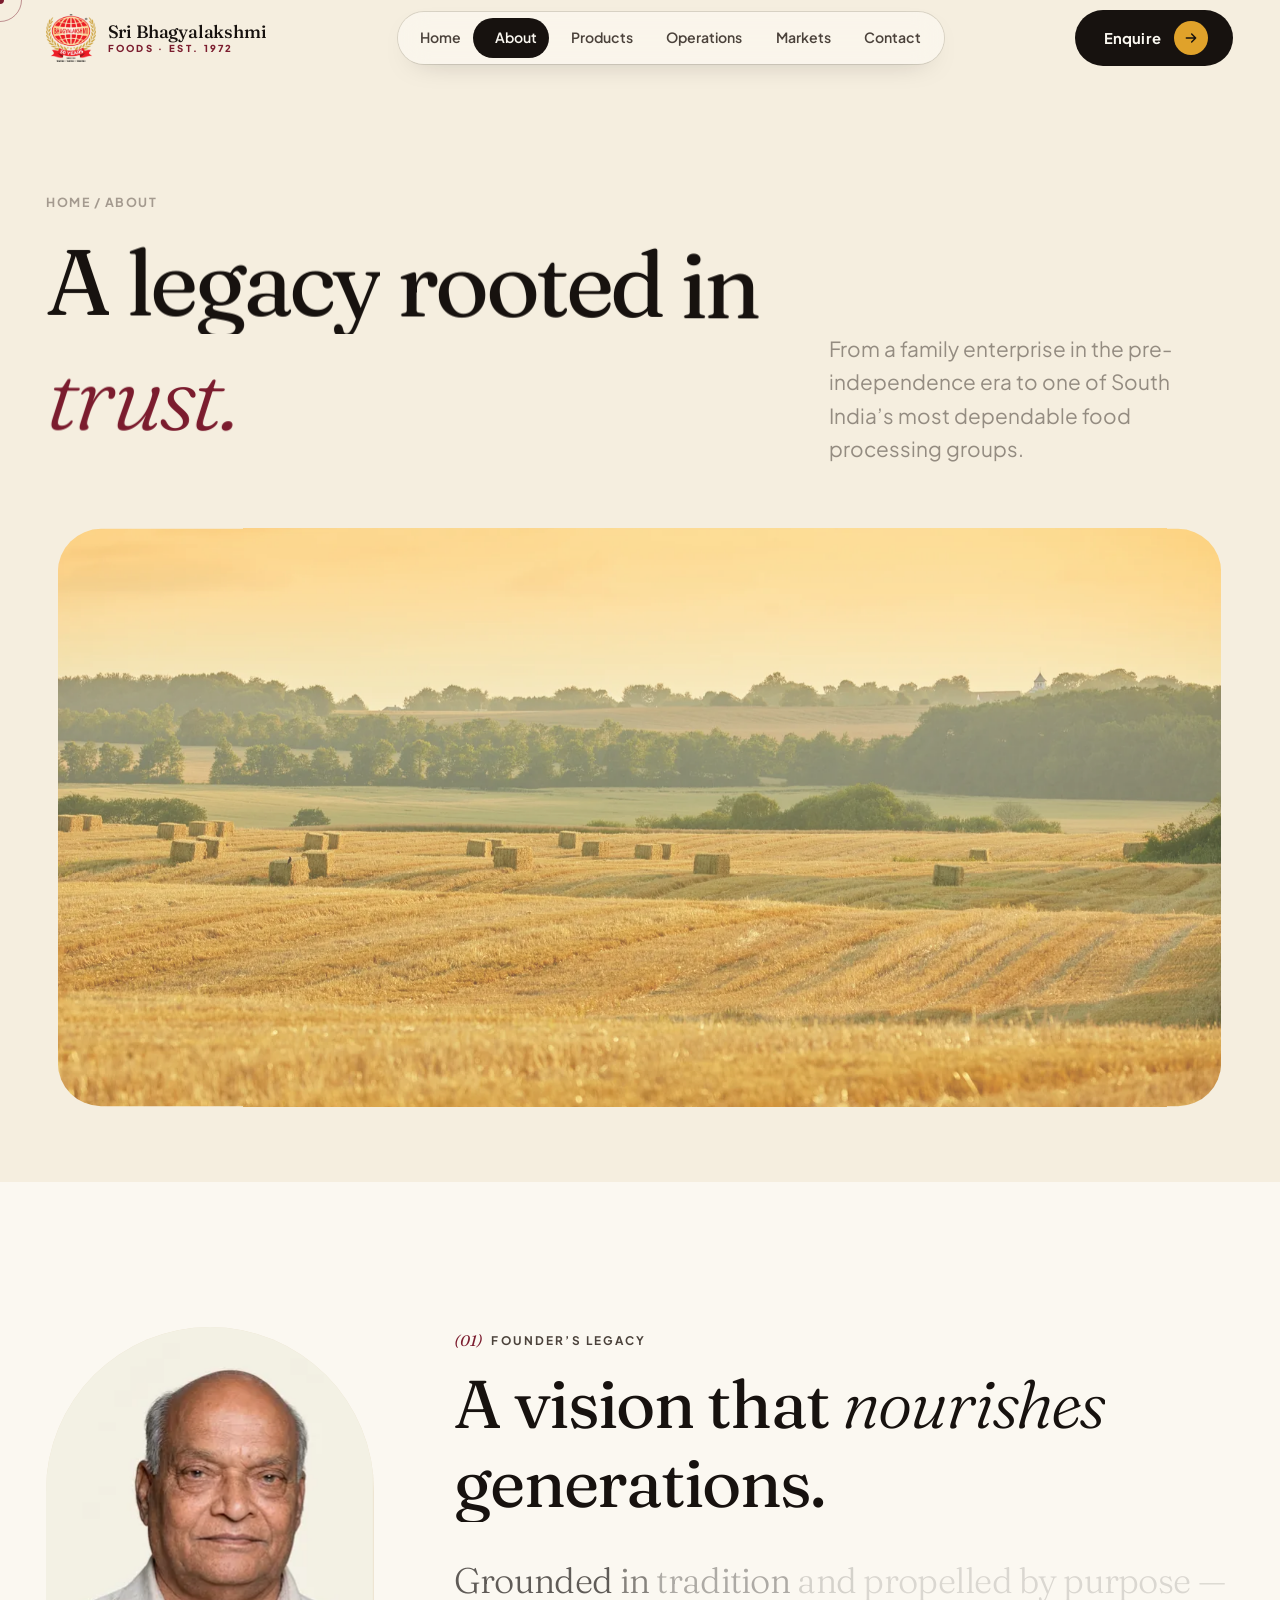
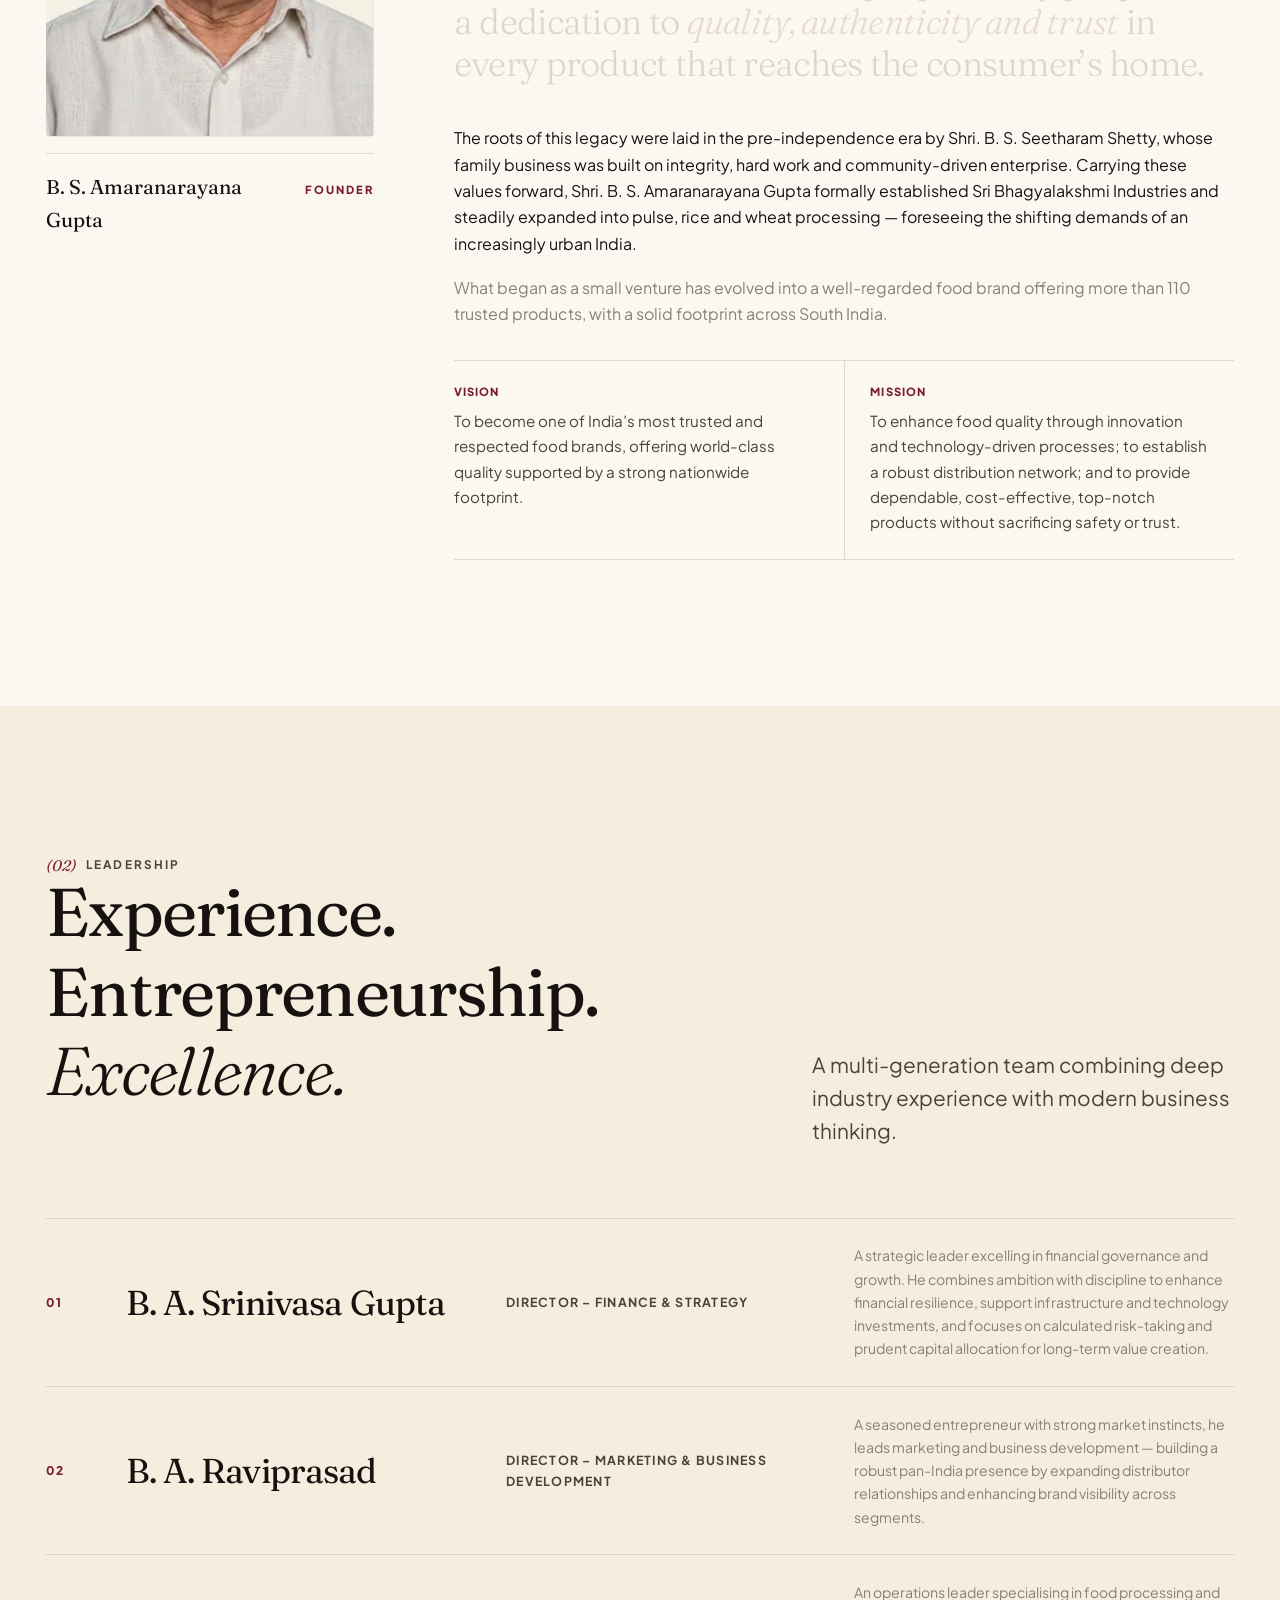
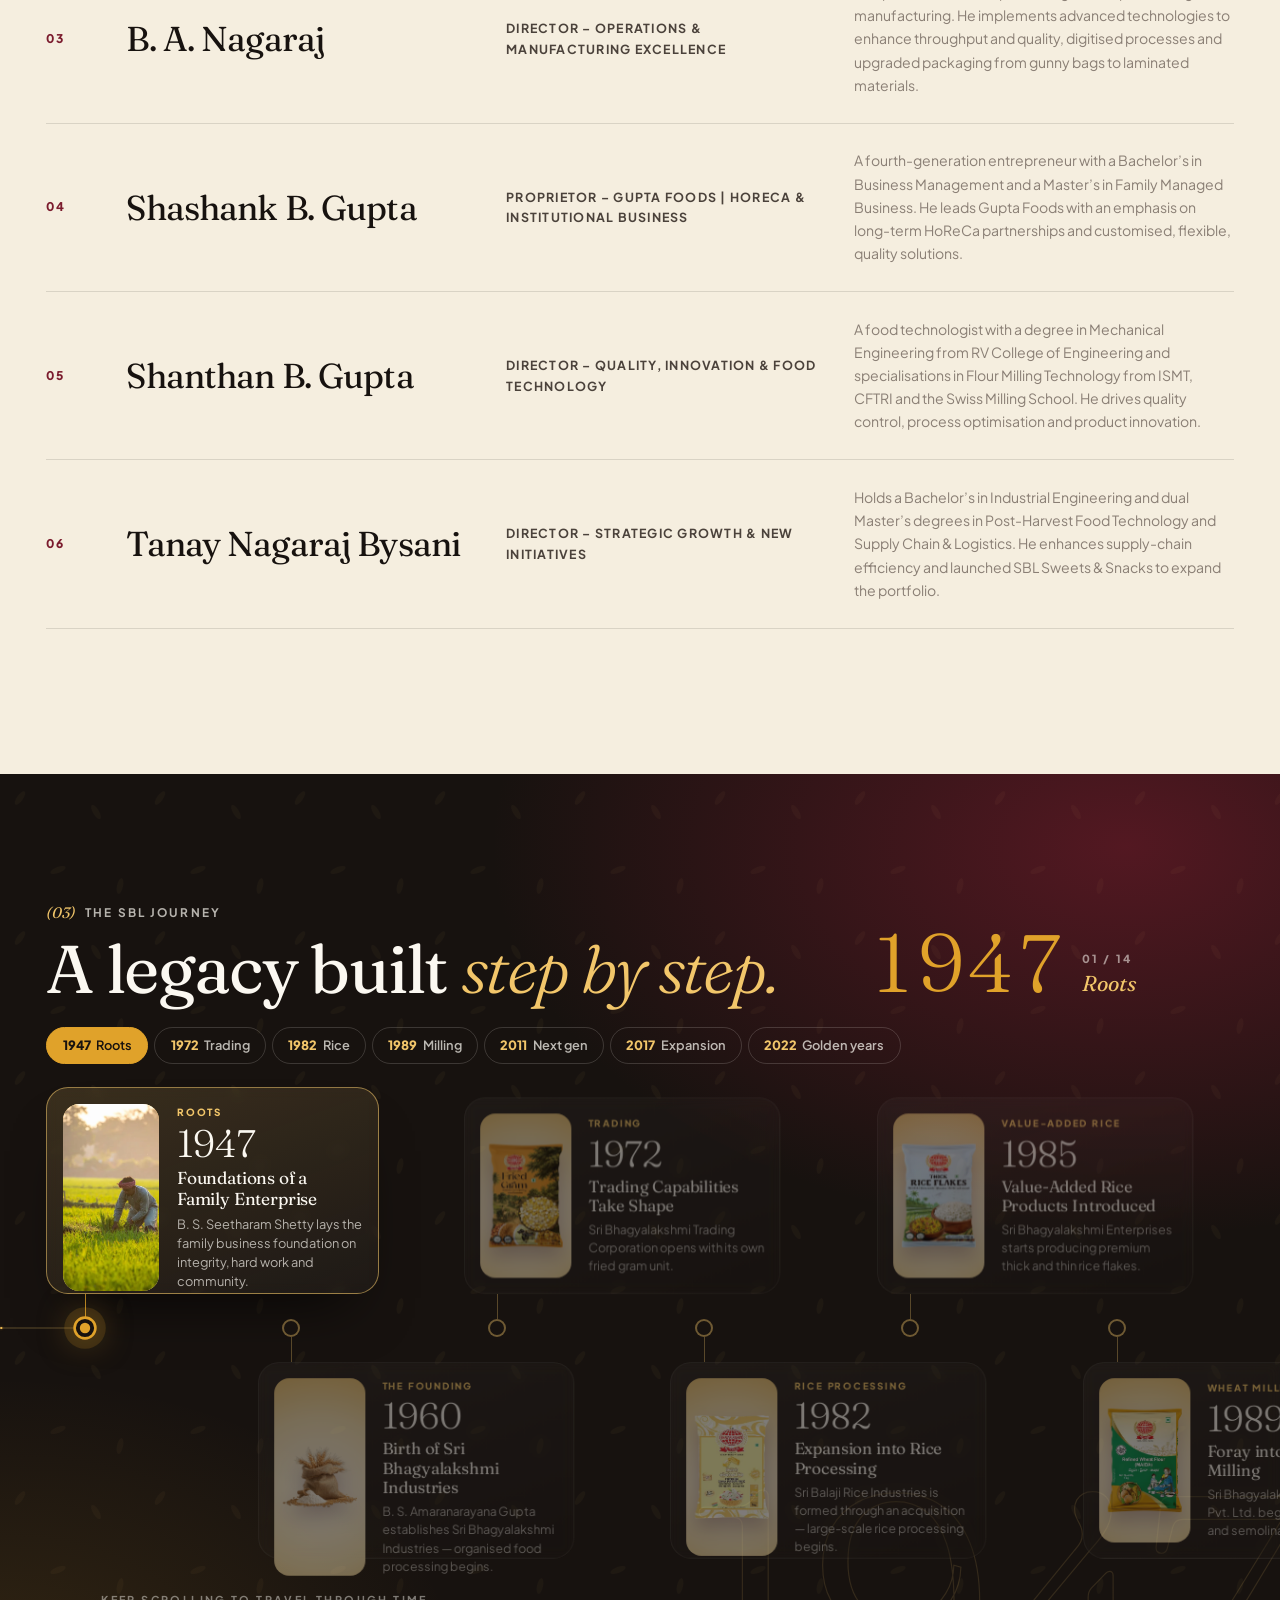
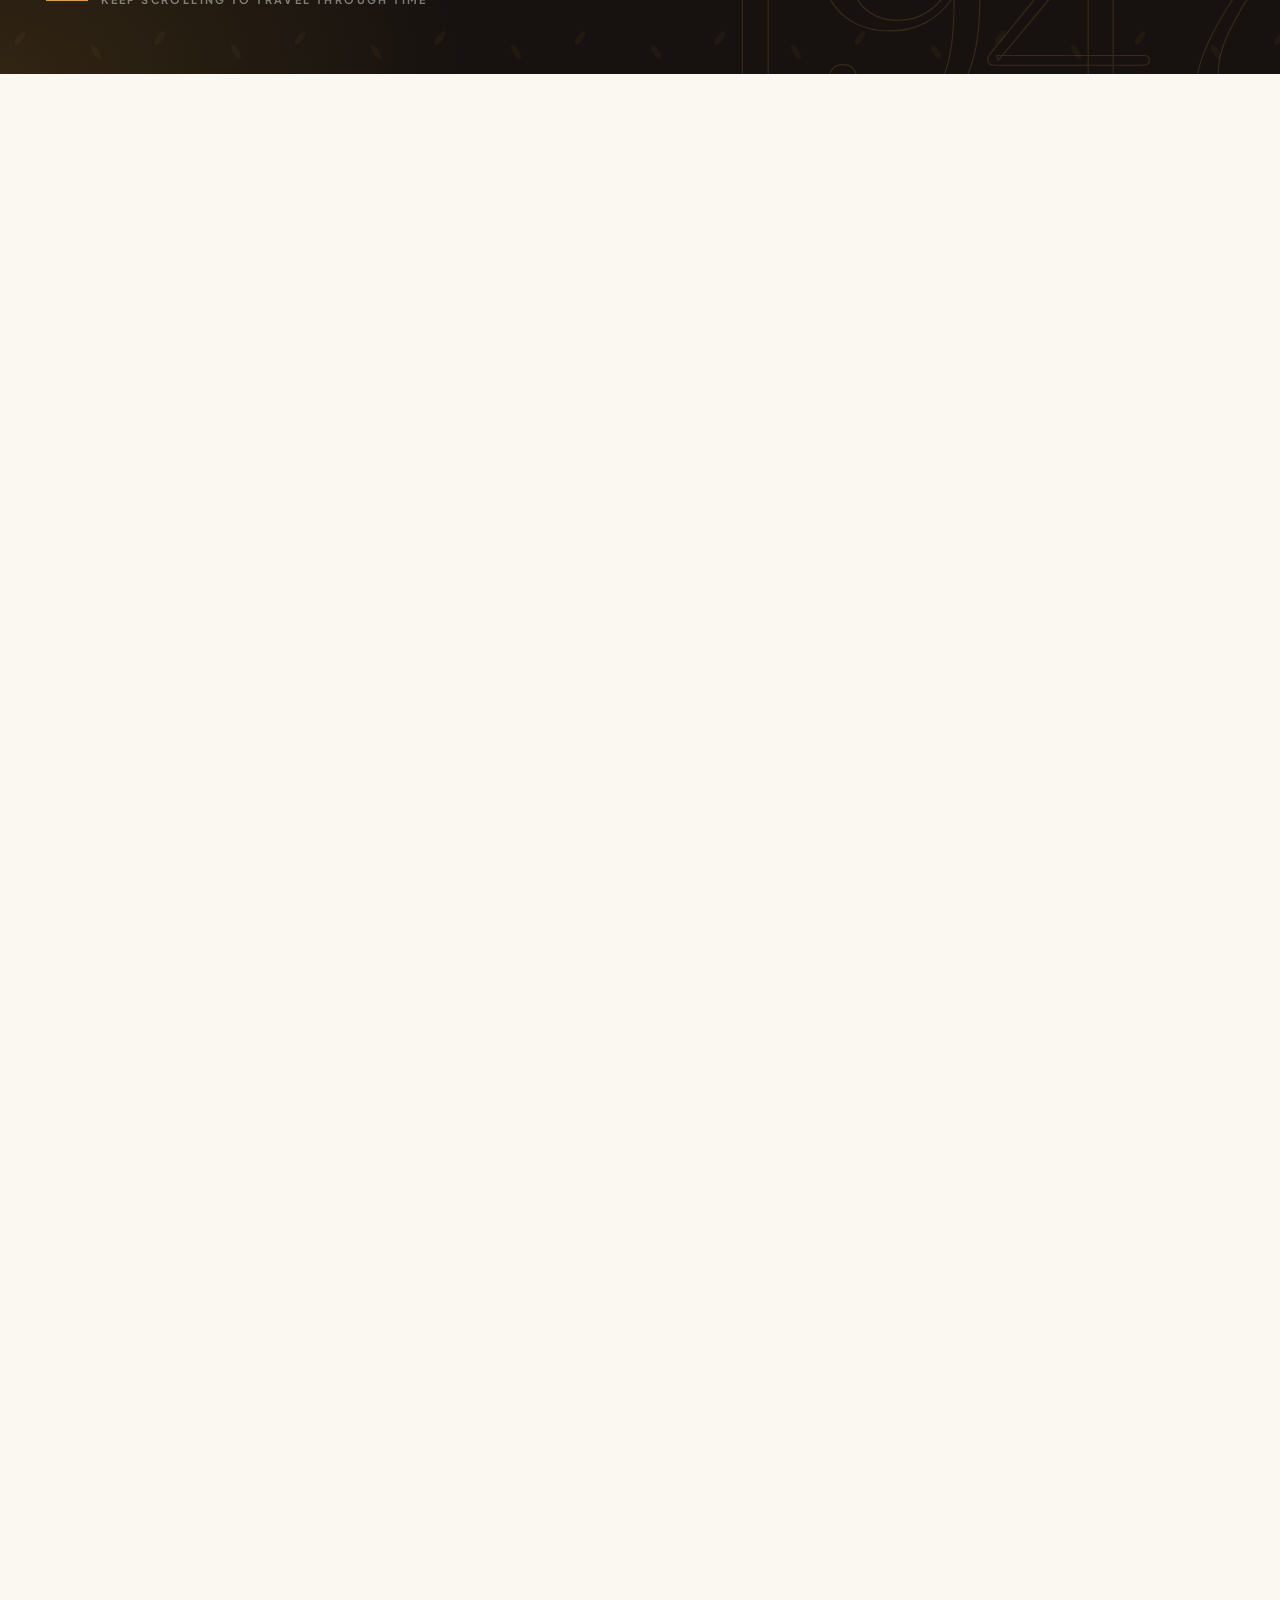
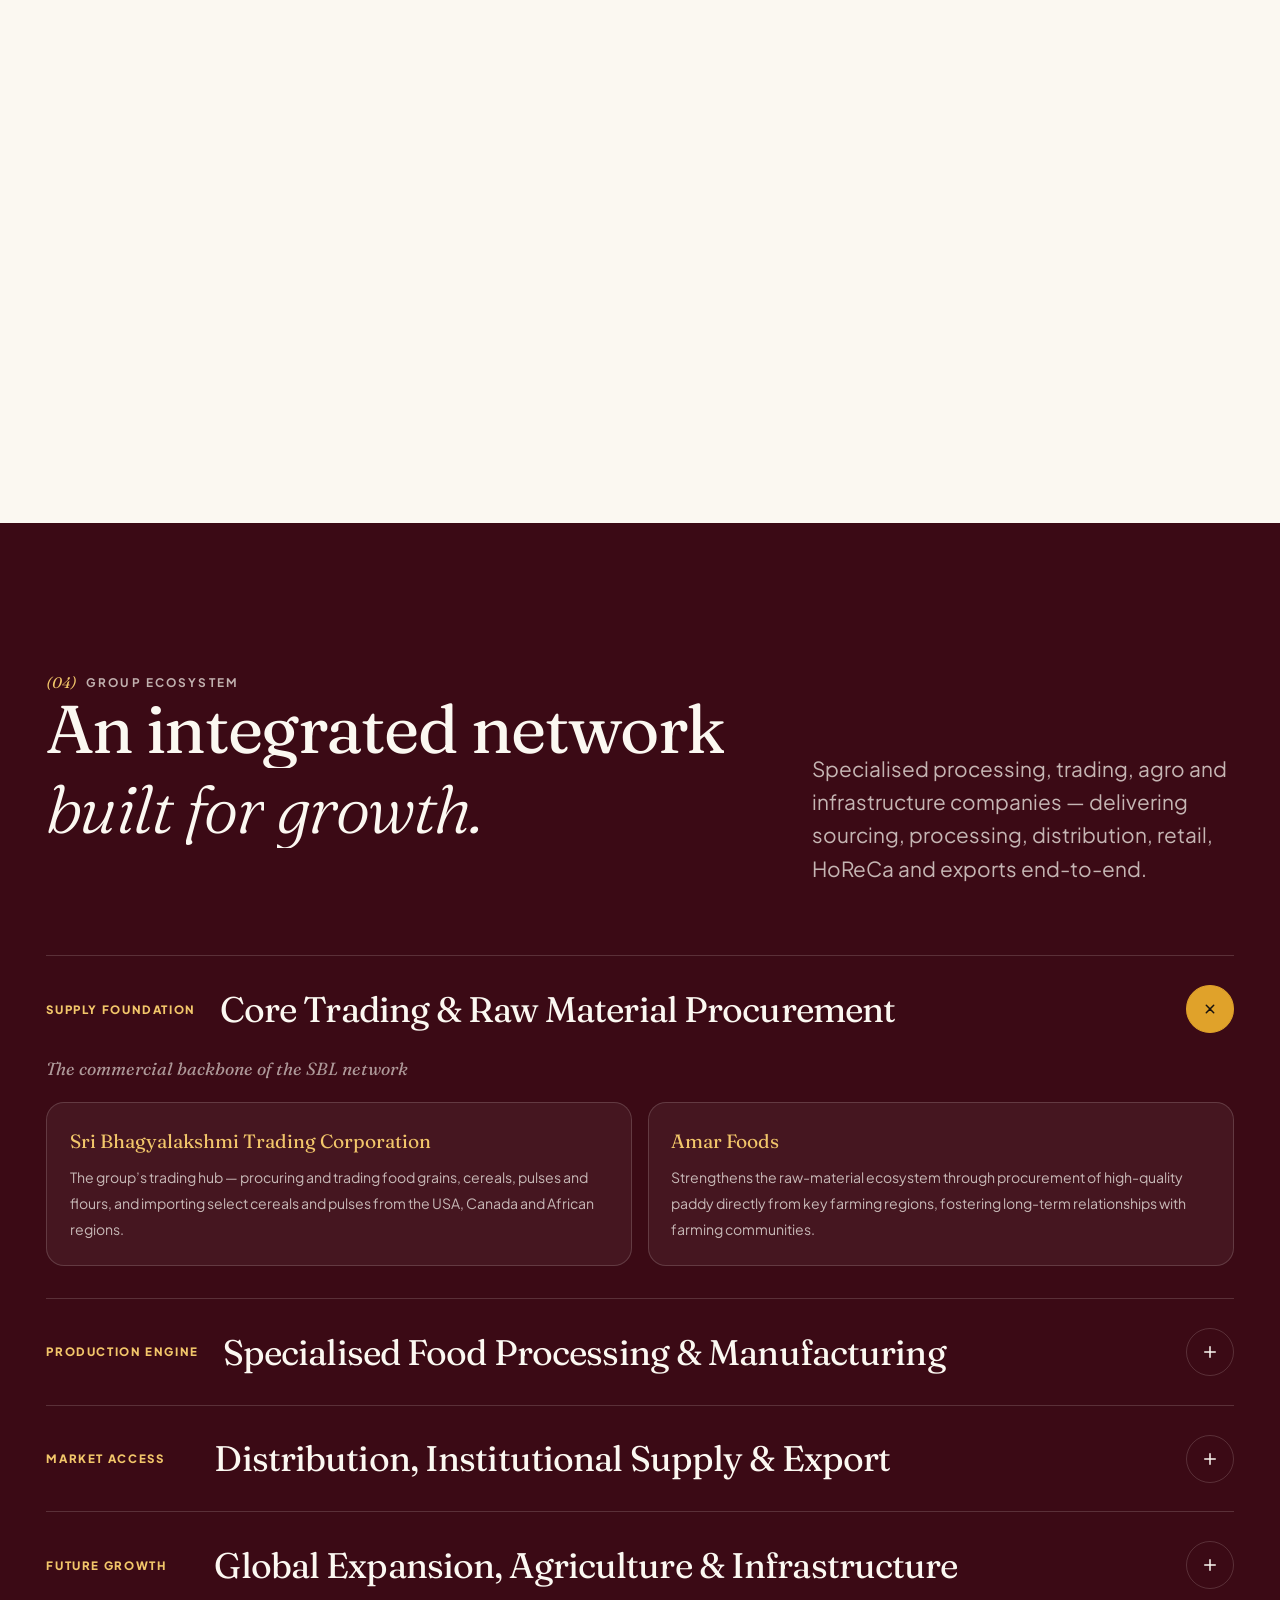
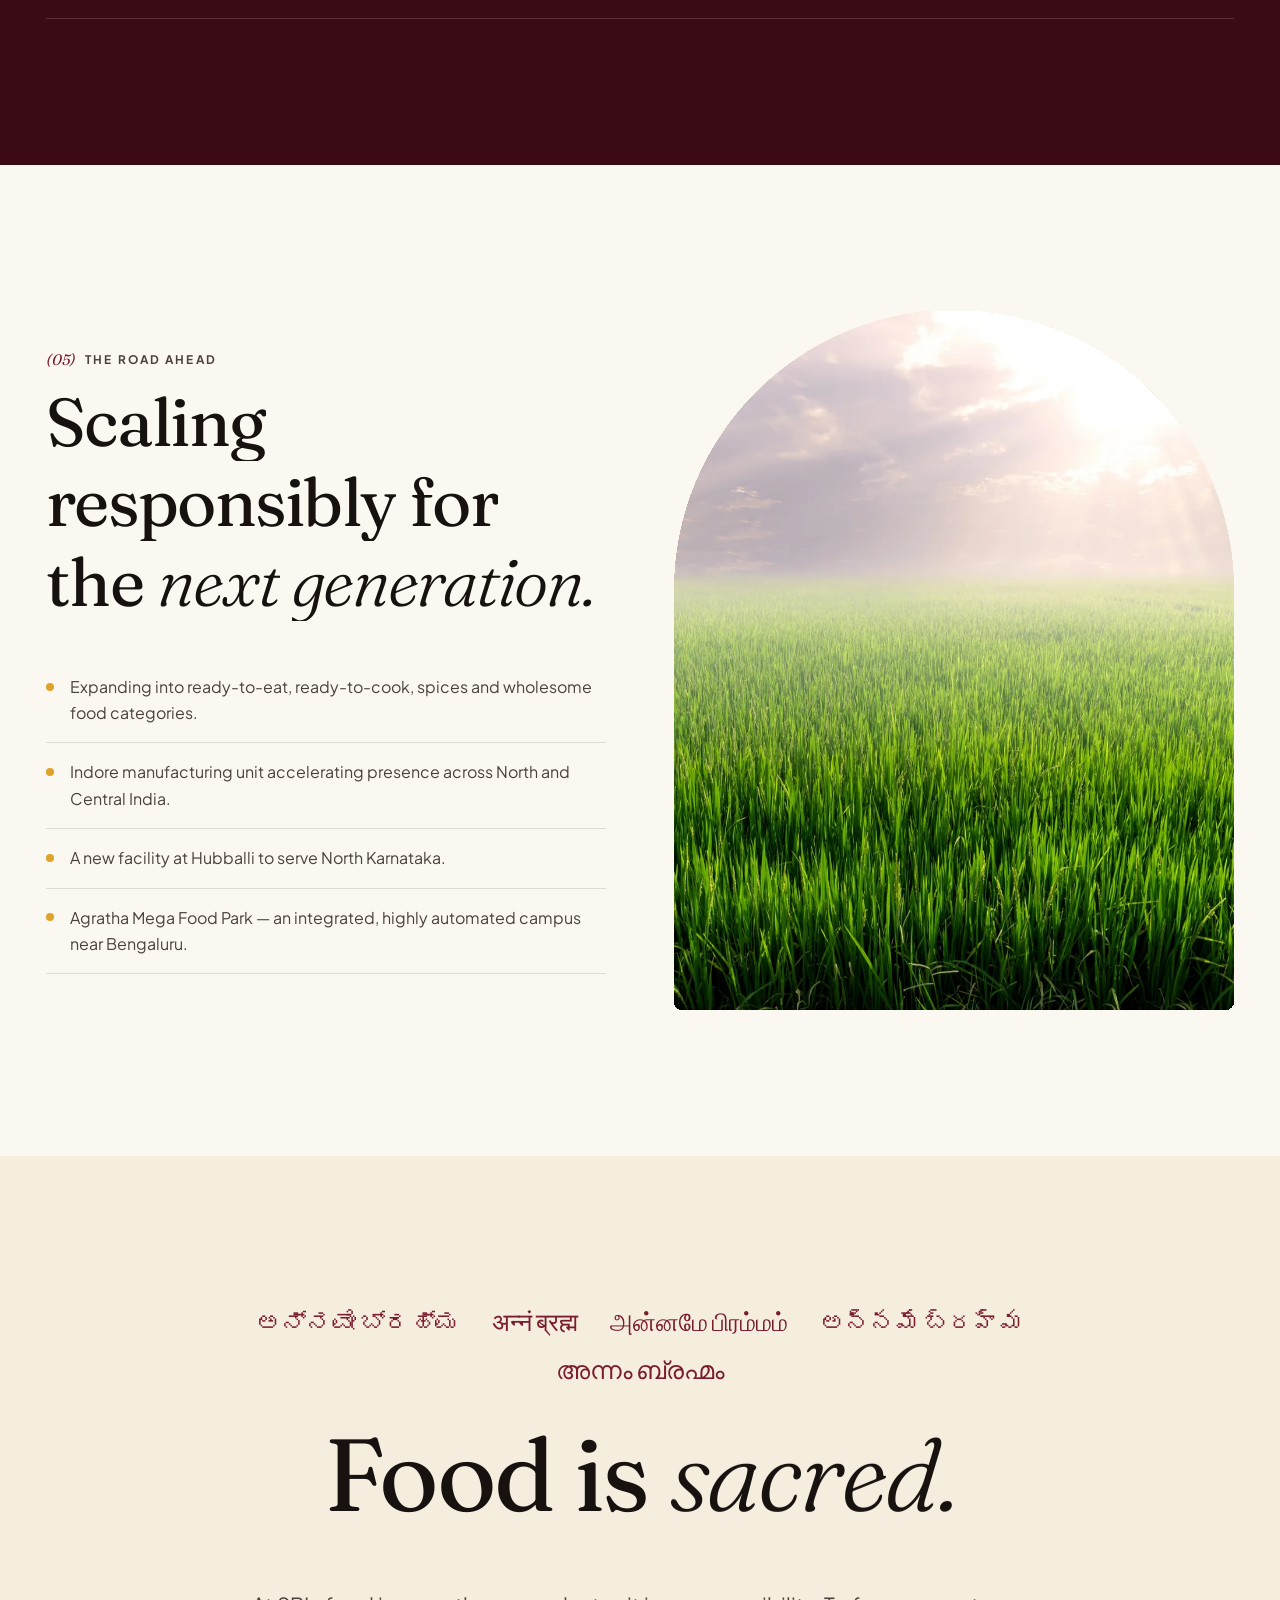
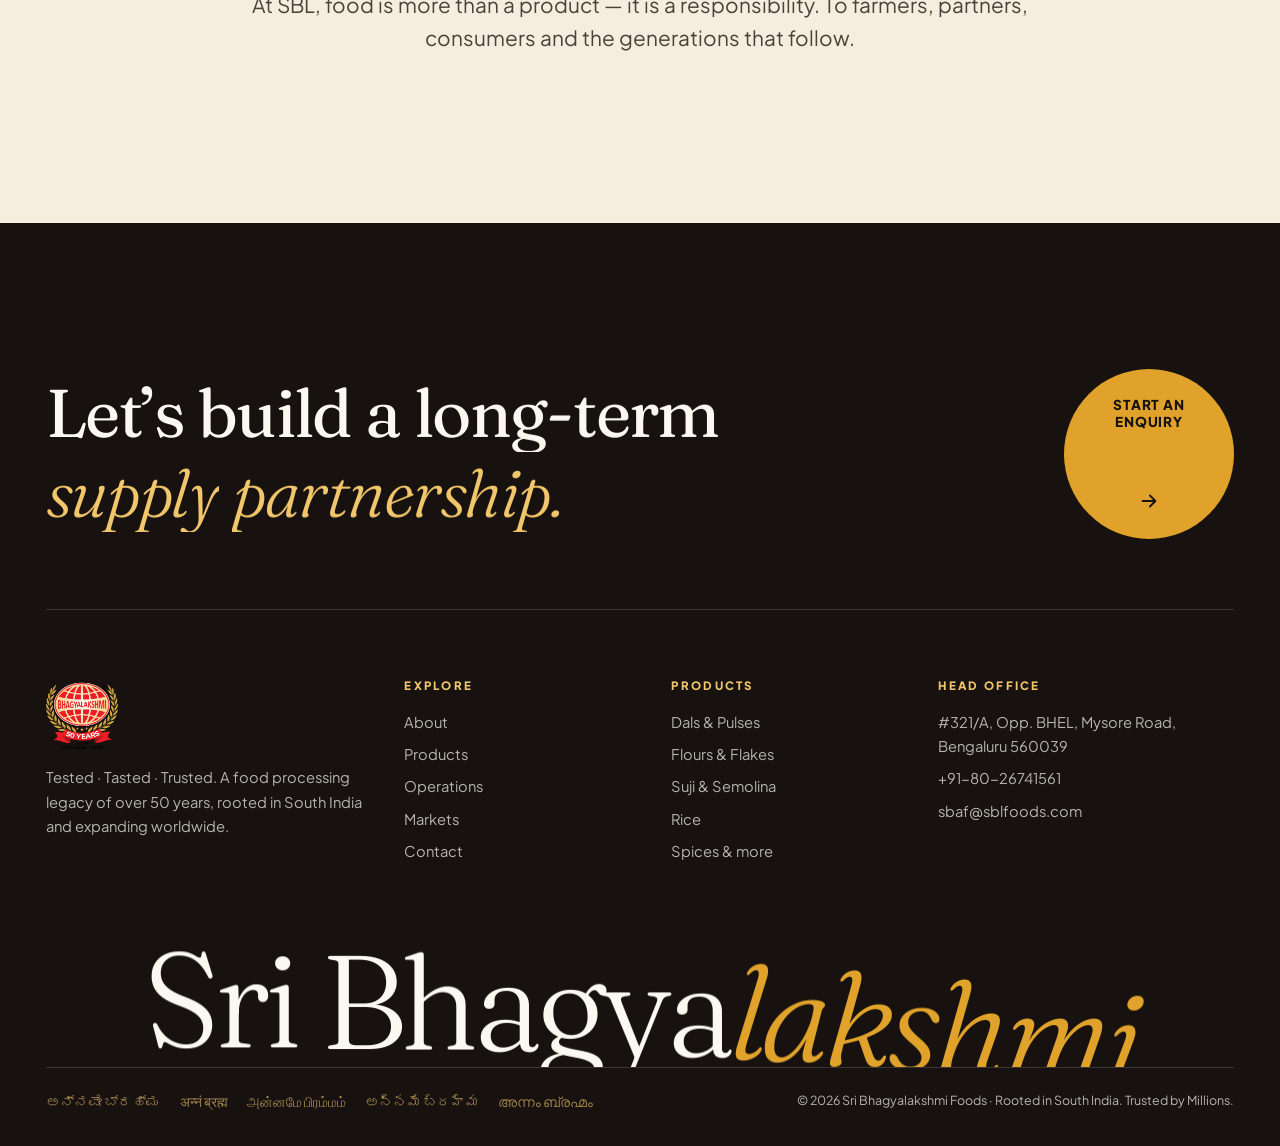
<file: about.html>
<!DOCTYPE html>
<html lang="en" class="no-js">
<head>
<meta charset="utf-8">
<meta name="viewport" content="width=device-width, initial-scale=1, viewport-fit=cover">
<title>About — Sri Bhagyalakshmi Foods</title>
<meta name="description" content="Founder’s legacy, leadership, the SBL journey since 1947 and the group ecosystem.">
<meta name="theme-color" content="#F5EEDF">
<meta property="og:title" content="About — Sri Bhagyalakshmi Foods"><meta property="og:description" content="Founder’s legacy, leadership, the SBL journey since 1947 and the group ecosystem."><meta property="og:image" content="assets/img/photos/cover.webp">
<link rel="icon" type="image/png" href="assets/img/favicon.png">
<link rel="apple-touch-icon" href="assets/img/apple-touch-icon.png">
<link rel="preload" href="assets/fonts/fraunces-latin-300-normal.woff2" as="font" type="font/woff2" crossorigin>
<link rel="preload" href="assets/fonts/plus-jakarta-sans-latin-400-normal.woff2" as="font" type="font/woff2" crossorigin>
<link rel="stylesheet" href="assets/css/style.css">
<script>try{if(sessionStorage.getItem('sbl-nav')){document.documentElement.classList.add('from-nav');sessionStorage.removeItem('sbl-nav');}if(sessionStorage.getItem('sbl-visited'))document.documentElement.classList.add('visited')}catch(e){}</script>
<style>.from-nav .curtain span{transform:scaleY(1)}.from-nav .curtain__logo{opacity:1}.visited .preloader{display:none}</style>
</head>
<body>
<a class="skip" href="#main">Skip to content</a>
<div class="preloader" aria-hidden="true">
  <div class="preloader__top"><span>Sri Bhagyalakshmi Foods</span><span>Since 1972</span></div>
  <img class="preloader__logo" src="assets/img/photos/logo.webp" alt="" width="110" height="105">
  <div><div class="preloader__count">0</div><div class="preloader__bar"><span></span></div></div>
</div>
<div class="curtain" aria-hidden="true"><span></span><span></span><span></span><span></span><span></span></div>
<img class="curtain__logo" src="assets/img/photos/logo.webp" alt="" aria-hidden="true" width="90" height="86">
<div class="cursor" aria-hidden="true"><div class="cursor__ring"><span></span></div><div class="cursor__dot"></div></div>
<header class="hdr">
  <div class="wrap">
    <a class="logo" href="index.html" aria-label="Sri Bhagyalakshmi Foods home"><img src="assets/img/photos/logo.webp" alt="" width="50" height="48"><span class="logo__t"><b>Sri Bhagyalakshmi</b><small>Foods · Est. 1972</small></span></a>
    <nav class="pillnav" aria-label="Primary"><span class="pillnav__blob" aria-hidden="true"></span><ul><li><a href="index.html">Home</a></li><li><a href="about.html" aria-current="page">About</a></li><li><a href="products.html">Products</a></li><li><a href="operations.html">Operations</a></li><li><a href="markets.html">Markets</a></li><li><a href="contact.html">Contact</a></li></ul></nav>
    <div class="hdr__r">
      <a class="btn magnetic hdr__cta" href="contact.html">Enquire<span class="btn__ico"><svg class="" width="16" height="16" viewBox="0 0 24 24" fill="none" stroke="currentColor" stroke-width="2.2" stroke-linecap="round" stroke-linejoin="round" aria-hidden="true"><path d="M5 12h14M13 6l6 6-6 6"/></svg></span></a>
      <button class="burger" aria-expanded="false" aria-controls="menu" aria-label="Open menu"><i></i><i></i></button>
    </div>
  </div>
</header>
<div class="menu" id="menu" aria-hidden="true">
  <ul class="menu__list"><li><a href="index.html"><small>01</small>Home</a></li><li><a href="about.html" aria-current="page"><small>02</small>About</a></li><li><a href="products.html"><small>03</small>Products</a></li><li><a href="operations.html"><small>04</small>Operations</a></li><li><a href="markets.html"><small>05</small>Markets</a></li><li><a href="contact.html"><small>06</small>Contact</a></li></ul>
  <div class="menu__foot"><span>+91-80-26741561</span><span>sbaf@sblfoods.com</span><span>#321/A, Opp. BHEL, Mysore Road, Bengaluru</span></div>
</div>
<main id="main">
<section class="phero">
  <div class="wrap">
    <div class="phero__grid">
      <div><span class="crumb" data-hero><a href="index.html">Home</a> / About</span><h1>A legacy rooted in <em>trust.</em></h1></div>
      <p class="lead" data-hero>From a family enterprise in the pre-independence era to one of South India’s most dependable food processing groups.</p>
    </div>
    <div class="phero__media"><img src="assets/img/photos/wheat-field.webp" alt="" data-speed="0.15" style="object-position:center"></div>
  </div>
</section>
<section class="sec" id="legacy" aria-labelledby="lg-t">
  <div class="wrap manifesto">
    <div class="manifesto__media">
      <div class="portrait" data-r-img><img src="assets/img/photos/founder.webp" alt="Shri B. S. Amaranarayana Gupta" loading="lazy"></div>
      <div class="portrait__cap" data-r><b>B. S. Amaranarayana Gupta</b><span>Founder</span></div>
    </div>
    <div>
      <span class="label" data-r><b>(01)</b> Founder’s legacy</span>
      <h2 class="h2" id="lg-t" data-split style="margin-top:1rem">A vision that <em>nourishes</em> generations.</h2>
      <p class="fill-text" style="font-size:clamp(1.4rem,1.1rem + 1.4vw,2.4rem)">Grounded in tradition and propelled by purpose — a dedication to <em>quality, authenticity and trust</em> in every product that reaches the consumer’s home.</p>
      <p data-r>The roots of this legacy were laid in the pre-independence era by Shri. B. S. Seetharam Shetty, whose family business was built on integrity, hard work and community-driven enterprise. Carrying these values forward, Shri. B. S. Amaranarayana Gupta formally established Sri Bhagyalakshmi Industries and steadily expanded into pulse, rice and wheat processing — foreseeing the shifting demands of an increasingly urban India.</p>
      <p class="muted" data-r>What began as a small venture has evolved into a well-regarded food brand offering more than 110 trusted products, with a solid footprint across South India.</p>
      <div class="vm" style="margin-top:2rem">
        <div class="vm__item" data-r><h3><small>VISION</small></h3><p>To become one of India’s most trusted and respected food brands, offering world-class quality supported by a strong nationwide footprint.</p></div>
        <div class="vm__item" data-r><h3><small>MISSION</small></h3><p>To enhance food quality through innovation and technology-driven processes; to establish a robust distribution network; and to provide dependable, cost-effective, top-notch products without sacrificing safety or trust.</p></div>
      </div>
    </div>
  </div>
</section>

<section class="sec sec--ivory" id="leadership" aria-labelledby="ld-t">
  <div class="wrap">
    <div class="head"><div><span class="label"><b>(02)</b> Leadership</span><h2 class="h2" id="ld-t" data-split>Experience. Entrepreneurship. <em>Excellence.</em></h2></div><p class="lead" data-r>A multi-generation team combining deep industry experience with modern business thinking.</p></div>
    <div class="people"><article class="person" data-r><span class="person__i">01</span><div class="person__img"><img src="assets/img/team/srinivasa.webp" alt="B. A. Srinivasa Gupta" loading="lazy"></div><h3>B. A. Srinivasa Gupta</h3><span class="person__role">Director – Finance &amp; Strategy</span><p>A strategic leader excelling in financial governance and growth. He combines ambition with discipline to enhance financial resilience, support infrastructure and technology investments, and focuses on calculated risk-taking and prudent capital allocation for long-term value creation.</p></article><article class="person" data-r><span class="person__i">02</span><div class="person__img"><img src="assets/img/team/raviprasad.webp" alt="B. A. Raviprasad" loading="lazy"></div><h3>B. A. Raviprasad</h3><span class="person__role">Director – Marketing &amp; Business Development</span><p>A seasoned entrepreneur with strong market instincts, he leads marketing and business development — building a robust pan-India presence by expanding distributor relationships and enhancing brand visibility across segments.</p></article><article class="person" data-r><span class="person__i">03</span><div class="person__img"><img src="assets/img/team/nagaraj.webp" alt="B. A. Nagaraj" loading="lazy"></div><h3>B. A. Nagaraj</h3><span class="person__role">Director – Operations &amp; Manufacturing Excellence</span><p>An operations leader specialising in food processing and manufacturing. He implements advanced technologies to enhance throughput and quality, digitised processes and upgraded packaging from gunny bags to laminated materials.</p></article><article class="person" data-r><span class="person__i">04</span><div class="person__img"><img src="assets/img/team/shashank.webp" alt="Shashank B. Gupta" loading="lazy"></div><h3>Shashank B. Gupta</h3><span class="person__role">Proprietor – Gupta Foods | HoReCa &amp; Institutional Business</span><p>A fourth-generation entrepreneur with a Bachelor’s in Business Management and a Master’s in Family Managed Business. He leads Gupta Foods with an emphasis on long-term HoReCa partnerships and customised, flexible, quality solutions.</p></article><article class="person" data-r><span class="person__i">05</span><div class="person__img"><img src="assets/img/team/shanthan.webp" alt="Shanthan B. Gupta" loading="lazy"></div><h3>Shanthan B. Gupta</h3><span class="person__role">Director – Quality, Innovation &amp; Food Technology</span><p>A food technologist with a degree in Mechanical Engineering from RV College of Engineering and specialisations in Flour Milling Technology from ISMT, CFTRI and the Swiss Milling School. He drives quality control, process optimisation and product innovation.</p></article><article class="person" data-r><span class="person__i">06</span><div class="person__img"><img src="assets/img/team/tanay.webp" alt="Tanay Nagaraj Bysani" loading="lazy"></div><h3>Tanay Nagaraj Bysani</h3><span class="person__role">Director – Strategic Growth &amp; New Initiatives</span><p>Holds a Bachelor’s in Industrial Engineering and dual Master’s degrees in Post-Harvest Food Technology and Supply Chain &amp; Logistics. He enhances supply-chain efficiency and launched SBL Sweets &amp; Snacks to expand the portfolio.</p></article></div>
  </div>
  <div class="people-float" aria-hidden="true"><img src="assets/img/team/srinivasa.webp" alt="" loading="lazy"><img src="assets/img/team/raviprasad.webp" alt="" loading="lazy"><img src="assets/img/team/nagaraj.webp" alt="" loading="lazy"><img src="assets/img/team/shashank.webp" alt="" loading="lazy"><img src="assets/img/team/shanthan.webp" alt="" loading="lazy"><img src="assets/img/team/tanay.webp" alt="" loading="lazy"></div>
</section>

<section class="journey" id="journey" aria-labelledby="j-t">
  <div class="journey__ghost" aria-hidden="true">1947</div>
  <div class="journey__pin">
    <div class="wrap">
      <div class="journey__head">
        <div><span class="label"><b>(03)</b> The SBL Journey</span><h2 class="h2" id="j-t">A legacy built <em>step by step.</em></h2></div>
        <div class="journey__count" aria-hidden="true"><div class="yodo"><span style="transform:translateY(-10%)"><i>0</i><i>1</i><i>2</i><i>3</i><i>4</i><i>5</i><i>6</i><i>7</i><i>8</i><i>9</i></span><span style="transform:translateY(-90%)"><i>0</i><i>1</i><i>2</i><i>3</i><i>4</i><i>5</i><i>6</i><i>7</i><i>8</i><i>9</i></span><span style="transform:translateY(-40%)"><i>0</i><i>1</i><i>2</i><i>3</i><i>4</i><i>5</i><i>6</i><i>7</i><i>8</i><i>9</i></span><span style="transform:translateY(-70%)"><i>0</i><i>1</i><i>2</i><i>3</i><i>4</i><i>5</i><i>6</i><i>7</i><i>8</i><i>9</i></span></div><div class="journey__meta"><span class="journey__n">01 / 14</span><b class="journey__era">Roots</b></div></div>
      </div>
      <div class="eras" role="group" aria-label="Jump to an era"><button type="button" data-idx="0" aria-current="true"><b>1947</b> Roots</button><button type="button" data-idx="2" aria-current="false"><b>1972</b> Trading</button><button type="button" data-idx="3" aria-current="false"><b>1982</b> Rice</button><button type="button" data-idx="5" aria-current="false"><b>1989</b> Milling</button><button type="button" data-idx="6" aria-current="false"><b>2011</b> Next gen</button><button type="button" data-idx="9" aria-current="false"><b>2017</b> Expansion</button><button type="button" data-idx="12" aria-current="false"><b>2022</b> Golden years</button></div>
    </div>
    <div class="jtrack"><div class="jline" aria-hidden="true"><i></i></div><div class="jitem jitem--top is-active" data-yr="1947" data-era="Roots">
  <span class="jstem" aria-hidden="true"></span><span class="jnode" aria-hidden="true"></span>
  <article class="jcard"><div class="jcard__media jcard__media--cover"><img src="assets/img/photos/farmer.webp" alt="" loading="lazy"></div>
  <div class="jcard__body"><span class="jcard__tag">Roots</span><div class="jcard__y">1947</div><h3>Foundations of a Family Enterprise</h3><p>B. S. Seetharam Shetty lays the family business foundation on integrity, hard work and community.</p></div></article>
</div><div class="jitem jitem--bottom" data-yr="1960" data-era="The founding">
  <span class="jstem" aria-hidden="true"></span><span class="jnode" aria-hidden="true"></span>
  <article class="jcard"><div class="jcard__media"><img src="assets/img/photos/sack-wheat.webp" alt="" loading="lazy"></div>
  <div class="jcard__body"><span class="jcard__tag">The founding</span><div class="jcard__y">1960</div><h3>Birth of Sri Bhagyalakshmi Industries</h3><p>B. S. Amaranarayana Gupta establishes Sri Bhagyalakshmi Industries — organised food processing begins.</p></div></article>
</div><div class="jitem jitem--top" data-yr="1972" data-era="Trading">
  <span class="jstem" aria-hidden="true"></span><span class="jnode" aria-hidden="true"></span>
  <article class="jcard"><div class="jcard__media"><img src="assets/img/products/fried-gram.webp" alt="" loading="lazy"></div>
  <div class="jcard__body"><span class="jcard__tag">Trading</span><div class="jcard__y">1972</div><h3>Trading Capabilities Take Shape</h3><p>Sri Bhagyalakshmi Trading Corporation opens with its own fried gram unit.</p></div></article>
</div><div class="jitem jitem--bottom" data-yr="1982" data-era="Rice processing">
  <span class="jstem" aria-hidden="true"></span><span class="jnode" aria-hidden="true"></span>
  <article class="jcard"><div class="jcard__media"><img src="assets/img/products/btc-gold-sona-masuri.webp" alt="" loading="lazy"></div>
  <div class="jcard__body"><span class="jcard__tag">Rice processing</span><div class="jcard__y">1982</div><h3>Expansion into Rice Processing</h3><p>Sri Balaji Rice Industries is formed through an acquisition — large-scale rice processing begins.</p></div></article>
</div><div class="jitem jitem--top" data-yr="1985" data-era="Value-added rice">
  <span class="jstem" aria-hidden="true"></span><span class="jnode" aria-hidden="true"></span>
  <article class="jcard"><div class="jcard__media"><img src="assets/img/products/thick-rice-flakes.webp" alt="" loading="lazy"></div>
  <div class="jcard__body"><span class="jcard__tag">Value-added rice</span><div class="jcard__y">1985</div><h3>Value-Added Rice Products Introduced</h3><p>Sri Bhagyalakshmi Enterprises starts producing premium thick and thin rice flakes.</p></div></article>
</div><div class="jitem jitem--bottom" data-yr="1989" data-era="Wheat milling">
  <span class="jstem" aria-hidden="true"></span><span class="jnode" aria-hidden="true"></span>
  <article class="jcard"><div class="jcard__media"><img src="assets/img/products/maida.webp" alt="" loading="lazy"></div>
  <div class="jcard__body"><span class="jcard__tag">Wheat milling</span><div class="jcard__y">1989</div><h3>Foray into Wheat Milling</h3><p>Sri Bhagyalakshmi Agro Foods Pvt. Ltd. begins milling maida and semolina at scale.</p></div></article>
</div><div class="jitem jitem--top" data-yr="2011" data-era="Fourth generation">
  <span class="jstem" aria-hidden="true"></span><span class="jnode" aria-hidden="true"></span>
  <article class="jcard"><div class="jcard__media"><img src="assets/img/photos/flour-bowl.webp" alt="" loading="lazy"></div>
  <div class="jcard__body"><span class="jcard__tag">Fourth generation</span><div class="jcard__y">2011</div><h3>Fourth Generation Entrepreneurship</h3><p>Gupta Foods is launched for trading, HoReCa and institutional food supply.</p></div></article>
</div><div class="jitem jitem--bottom" data-yr="2012" data-era="Going global">
  <span class="jstem" aria-hidden="true"></span><span class="jnode" aria-hidden="true"></span>
  <article class="jcard"><div class="jcard__media jcard__media--cover"><img src="assets/img/photos/paddy-field.webp" alt="" loading="lazy"></div>
  <div class="jcard__body"><span class="jcard__tag">Going global</span><div class="jcard__y">2012</div><h3>Global Footprint Established</h3><p>The first overseas rice processing unit opens: Nyagatare Agro Ventures, Rwanda.</p></div></article>
</div><div class="jitem jitem--top" data-yr="2013" data-era="Agro trading">
  <span class="jstem" aria-hidden="true"></span><span class="jnode" aria-hidden="true"></span>
  <article class="jcard"><div class="jcard__media"><img src="assets/img/photos/sack-rice.webp" alt="" loading="lazy"></div>
  <div class="jcard__body"><span class="jcard__tag">Agro trading</span><div class="jcard__y">2013</div><h3>Strengthening Agro Trading</h3><p>Amar Trading Company strengthens agro-product trading and market outreach.</p></div></article>
</div><div class="jitem jitem--bottom" data-yr="2017" data-era="Food park">
  <span class="jstem" aria-hidden="true"></span><span class="jnode" aria-hidden="true"></span>
  <article class="jcard"><div class="jcard__media"><img src="assets/img/photos/agratha.webp" alt="" loading="lazy"></div>
  <div class="jcard__body"><span class="jcard__tag">Food park</span><div class="jcard__y">2017</div><h3>M/s Agratha Mega Food Park LLP</h3><p>Agratha Mega Food Park LLP — processing units, silos, cold storage, labs and logistics in one ecosystem.</p></div></article>
</div><div class="jitem jitem--top" data-yr="2018" data-era="North Karnataka">
  <span class="jstem" aria-hidden="true"></span><span class="jnode" aria-hidden="true"></span>
  <article class="jcard"><div class="jcard__media"><img src="assets/img/products/gram-dal.webp" alt="" loading="lazy"></div>
  <div class="jcard__body"><span class="jcard__tag">North Karnataka</span><div class="jcard__y">2018</div><h3>Shree Bhageeratha Industries</h3><p>Shree Bhageeratha Industries in Dharwad processes fried gram and pulses for the region.</p></div></article>
</div><div class="jitem jitem--bottom" data-yr="2019" data-era="Central India">
  <span class="jstem" aria-hidden="true"></span><span class="jnode" aria-hidden="true"></span>
  <article class="jcard"><div class="jcard__media"><img src="assets/img/products/bansi-suji.webp" alt="" loading="lazy"></div>
  <div class="jcard__body"><span class="jcard__tag">Central India</span><div class="jcard__y">2019</div><h3>M/s Amar Moti Agro Foods LLP</h3><p>Amar Moti Agro Foods LLP in Indore processes Bansi Suji, flours and pulses at full scale.</p></div></article>
</div><div class="jitem jitem--top" data-yr="2022" data-era="Golden jubilee">
  <span class="jstem" aria-hidden="true"></span><span class="jnode" aria-hidden="true"></span>
  <article class="jcard"><div class="jcard__media"><img src="assets/img/photos/logo.webp" alt="" loading="lazy"></div>
  <div class="jcard__body"><span class="jcard__tag">Golden jubilee</span><div class="jcard__y">2022</div><h3>Our Golden Journey of Excellence</h3><p>50 glorious years of passion and perseverance — a milestone of enduring legacy.</p></div></article>
</div><div class="jitem jitem--bottom" data-yr="2024" data-era="New categories">
  <span class="jstem" aria-hidden="true"></span><span class="jnode" aria-hidden="true"></span>
  <article class="jcard"><div class="jcard__media"><img src="assets/img/products-more/snacks-3846.webp" alt="" loading="lazy"></div>
  <div class="jcard__body"><span class="jcard__tag">New categories</span><div class="jcard__y">2024</div><h3>Expanding Our Reach in Processed Foods</h3><p>Sweets, snacks, ready-to-cook and ready-to-eat products join the portfolio.</p></div></article>
</div></div>
    <div class="wrap"><p class="journey__hint" aria-hidden="true"><span></span>Keep scrolling to travel through time</p></div>
  </div>
</section>

<section class="sec sec--wine" id="ecosystem" aria-labelledby="eco-t">
  <div class="wrap">
    <div class="head"><div><span class="label"><b>(04)</b> Group ecosystem</span><h2 class="h2" id="eco-t" data-split>An integrated network <em>built for growth.</em></h2></div><p class="lead" data-r>Specialised processing, trading, agro and infrastructure companies — delivering sourcing, processing, distribution, retail, HoReCa and exports end-to-end.</p></div>
    <div class="eco" data-r><details open><summary><small>Supply Foundation</small><h3>Core Trading &amp; Raw Material Procurement</h3><i aria-hidden="true"><svg class="" width="18" height="18" viewBox="0 0 24 24" fill="none" stroke="currentColor" stroke-width="2" stroke-linecap="round" stroke-linejoin="round" aria-hidden="true"><path d="M12 5v14M5 12h14"/></svg></i></summary>
  <p style="color:rgba(251,248,241,.6);font-family:var(--f-display);font-style:italic;font-size:1.1rem;margin:-0.5rem 0 1.2rem">The commercial backbone of the SBL network</p>
  <div class="eco__grid" style="--n:2"><div class="eco__ent"><b>Sri Bhagyalakshmi Trading Corporation</b><span>The group’s trading hub — procuring and trading food grains, cereals, pulses and flours, and importing select cereals and pulses from the USA, Canada and African regions.</span></div><div class="eco__ent"><b>Amar Foods</b><span>Strengthens the raw-material ecosystem through procurement of high-quality paddy directly from key farming regions, fostering long-term relationships with farming communities.</span></div></div></details><details><summary><small>Production Engine</small><h3>Specialised Food Processing &amp; Manufacturing</h3><i aria-hidden="true"><svg class="" width="18" height="18" viewBox="0 0 24 24" fill="none" stroke="currentColor" stroke-width="2" stroke-linecap="round" stroke-linejoin="round" aria-hidden="true"><path d="M12 5v14M5 12h14"/></svg></i></summary>
  <p style="color:rgba(251,248,241,.6);font-family:var(--f-display);font-style:italic;font-size:1.1rem;margin:-0.5rem 0 1.2rem">Technology-driven processing at scale</p>
  <div class="eco__grid" style="--n:3"><div class="eco__ent"><b>Sri Bhagyalakshmi Agro Foods Pvt. Ltd.</b><span>Wheat milling — manufacturing maida, atta and semolina with advanced infrastructure for retail and institutional markets.</span></div><div class="eco__ent"><b>Sri Bhagyalakshmi Enterprises</b><span>Producing thick and thin rice flakes, maize flakes and other cereal-based products.</span></div><div class="eco__ent"><b>Sri Bhagyalakshmi Commercial Corporation</b><span>Processing cereals, pulses, dals, gram flour and edible oils for supply across South India and beyond.</span></div></div></details><details><summary><small>Market Access</small><h3>Distribution, Institutional Supply &amp; Export</h3><i aria-hidden="true"><svg class="" width="18" height="18" viewBox="0 0 24 24" fill="none" stroke="currentColor" stroke-width="2" stroke-linecap="round" stroke-linejoin="round" aria-hidden="true"><path d="M12 5v14M5 12h14"/></svg></i></summary>
  <p style="color:rgba(251,248,241,.6);font-family:var(--f-display);font-style:italic;font-size:1.1rem;margin:-0.5rem 0 1.2rem">Connecting production to markets</p>
  <div class="eco__grid" style="--n:2"><div class="eco__ent"><b>Gupta Foods</b><span>Wholesale supply of cereals and pulses for local markets, institutional buyers and HoReCa clients, with customised supply solutions for professional kitchens.</span></div><div class="eco__ent"><b>Food Valley Impex, Mumbai</b><span>Close to India’s key export hubs — rice cleaning, polishing, export packaging and containerised shipments.</span></div></div></details><details><summary><small>Future Growth</small><h3>Global Expansion, Agriculture &amp; Infrastructure</h3><i aria-hidden="true"><svg class="" width="18" height="18" viewBox="0 0 24 24" fill="none" stroke="currentColor" stroke-width="2" stroke-linecap="round" stroke-linejoin="round" aria-hidden="true"><path d="M12 5v14M5 12h14"/></svg></i></summary>
  <p style="color:rgba(251,248,241,.6);font-family:var(--f-display);font-style:italic;font-size:1.1rem;margin:-0.5rem 0 1.2rem">Building the next phase of the food ecosystem</p>
  <div class="eco__grid" style="--n:3"><div class="eco__ent"><b>Agratha Mega Food Park LLP</b><span>A flagship integrated food-processing ecosystem near Bengaluru with manufacturing units, packaging lines, silos, cold storage and logistics infrastructure.</span></div><div class="eco__ent"><b>Sri Bhagyalakshmi Farms</b><span>Horticulture, dairy farming, animal husbandry and aquatic plants — exporting to 7 countries.</span></div><div class="eco__ent"><b>Nyagatare Agro Ventures Rwanda Pvt. Ltd.</b><span>Integrating mechanised farming with local processing — sourcing, cleaning, processing and trading of food grains.</span></div></div></details></div>
  </div>
</section>

<section class="sec" aria-labelledby="ra-t">
  <div class="wrap split">
    <div>
      <span class="label" data-r><b>(05)</b> The road ahead</span>
      <h2 class="h2" id="ra-t" data-split style="margin-top:1rem">Scaling responsibly for the <em>next generation.</em></h2>
      <ul class="list-lines" style="margin-top:1.5rem">
        <li data-r>Expanding into ready-to-eat, ready-to-cook, spices and wholesome food categories.</li>
        <li data-r>Indore manufacturing unit accelerating presence across North and Central India.</li>
        <li data-r>A new facility at Hubballi to serve North Karnataka.</li>
        <li data-r>Agratha Mega Food Park — an integrated, highly automated campus near Bengaluru.</li>
      </ul>
    </div>
    <div class="media media--tall media--arch" data-r-img><img src="assets/img/photos/paddy-field.webp" alt="Paddy fields" loading="lazy"></div>
  </div>
</section>

<section class="sec sec--ivory sacred" aria-labelledby="sc-t">
  <div class="wrap" style="max-width:980px">
    <div class="sacred__l" data-r><span lang="kn">ಅನ್ನವೇ ಬ್ರಹ್ಮ</span><span lang="hi">अन्नं ब्रह्म</span><span lang="ta">அன்னமே பிரம்மம்</span><span lang="te">అన్నమే బ్రహ్మ</span><span lang="ml">അന്നം ബ്രഹ്മം</span></div>
    <h2 class="h1" id="sc-t" data-split>Food is <em>sacred.</em></h2>
    <p class="lead" data-r>At SBL, food is more than a product — it is a responsibility. To farmers, partners, consumers and the generations that follow.</p>
  </div>
</section>

</main>
<footer class="ftr">
  <div class="wrap">
    <div class="ftr__cta">
      <h2 data-split>Let’s build a long-term <em>supply partnership.</em></h2>
      <div class="ftr__cta-r"><a class="bigcircle magnetic" href="contact.html" data-cursor="Talk">START AN<br>ENQUIRY<svg class="" width="22" height="22" viewBox="0 0 24 24" fill="none" stroke="currentColor" stroke-width="2" stroke-linecap="round" stroke-linejoin="round" aria-hidden="true"><path d="M5 12h14M13 6l6 6-6 6"/></svg></a></div>
    </div>
    <div class="ftr__grid">
      <div><img src="assets/img/photos/logo.webp" alt="Sri Bhagyalakshmi" width="72" height="69" loading="lazy" style="margin-bottom:1rem"><p style="max-width:320px;font-size:.92rem">Tested · Tasted · Trusted. A food processing legacy of over 50 years, rooted in South India and expanding worldwide.</p></div>
      <div><h4>Explore</h4><ul><li><a href="about.html">About</a></li><li><a href="products.html">Products</a></li><li><a href="operations.html">Operations</a></li><li><a href="markets.html">Markets</a></li><li><a href="contact.html">Contact</a></li></ul></div>
      <div><h4>Products</h4><ul><li><a href="products.html#dals">Dals &amp; Pulses</a></li><li><a href="products.html#flours">Flours &amp; Flakes</a></li><li><a href="products.html#suji">Suji &amp; Semolina</a></li><li><a href="products.html#rice">Rice</a></li><li><a href="products.html#ranges">Spices &amp; more</a></li></ul></div>
      <div><h4>Head Office</h4><ul><li>#321/A, Opp. BHEL, Mysore Road,<br>Bengaluru 560039</li><li><a href="tel:+918026741561">+91-80-26741561</a></li><li><a href="mailto:sbaf@sblfoods.com">sbaf@sblfoods.com</a></li></ul></div>
    </div>
  </div>
  <div class="ftr__word-wrap"><div class="ftr__word" aria-hidden="true">Sri Bhagya<em>lakshmi</em></div></div>
  <div class="wrap">
    <div class="ftr__bar">
      <div class="ftr__langs"><span lang="kn">ಅನ್ನವೇ ಬ್ರಹ್ಮ</span><span lang="hi">अन्नं ब्रह्म</span><span lang="ta">அன்னமே பிரம்மம்</span><span lang="te">అన్నమే బ్రహ్మ</span><span lang="ml">അന്നം ബ്രഹ്മം</span></div>
      <span>© <span data-year>2026</span> Sri Bhagyalakshmi Foods · Rooted in South India. Trusted by Millions.</span>
    </div>
  </div>
</footer>
<script src="assets/js/vendor/gsap.min.js" defer></script>
<script src="assets/js/vendor/ScrollTrigger.min.js" defer></script>
<script src="assets/js/vendor/lenis.min.js" defer></script>
<script src="assets/js/app.js" defer></script>

</body>
</html>
</file>
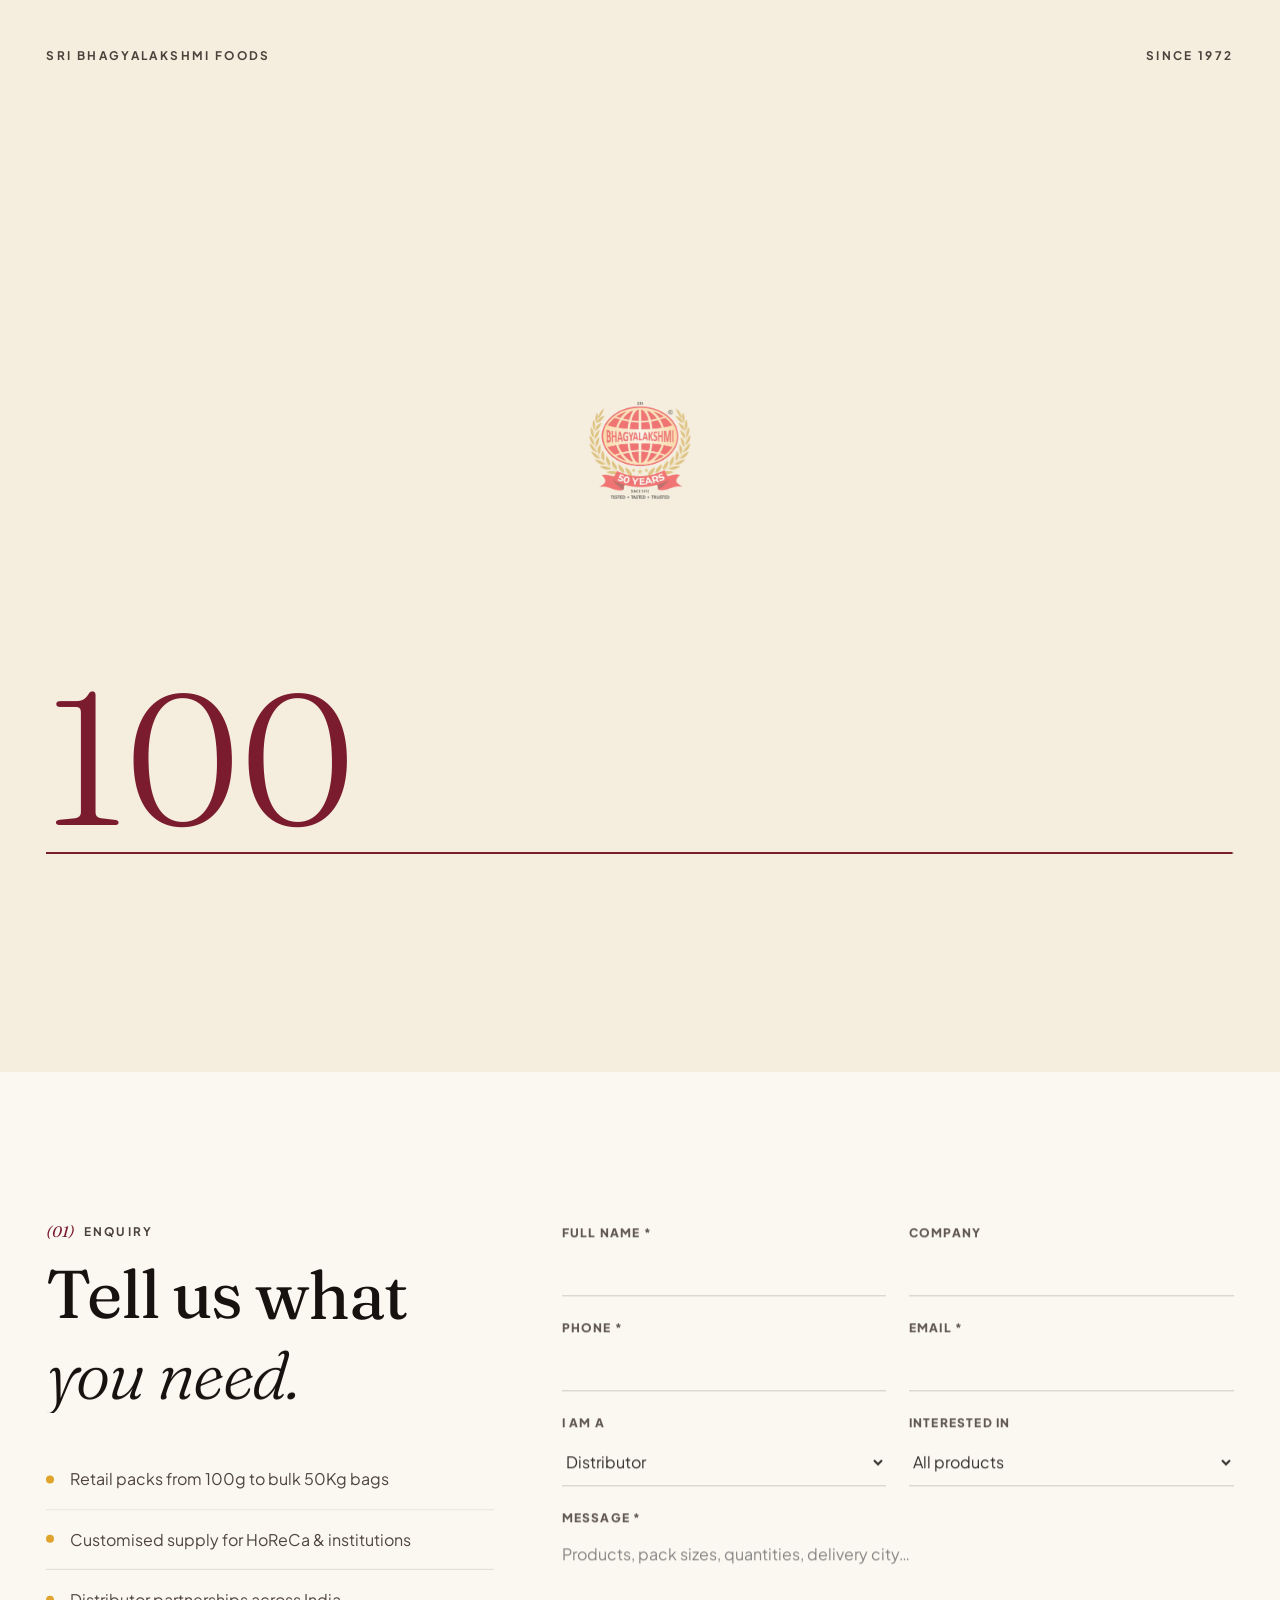
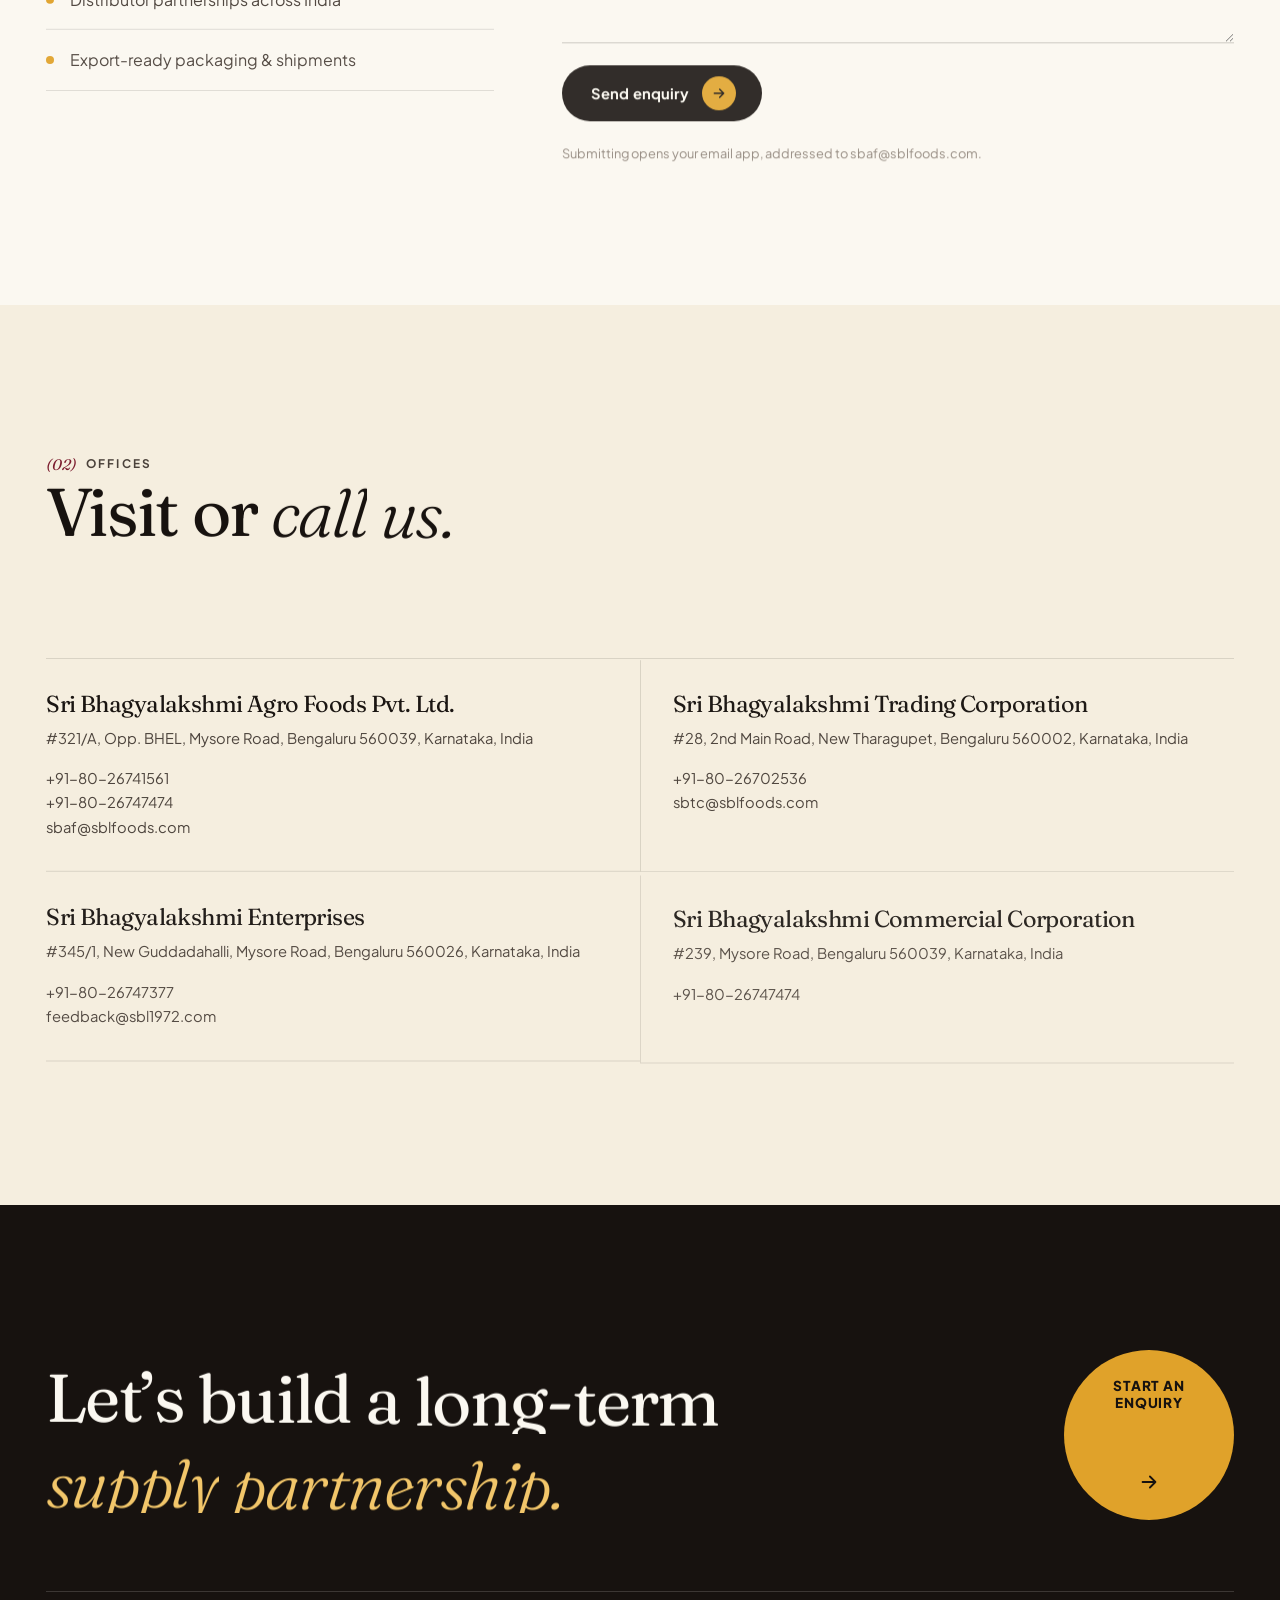
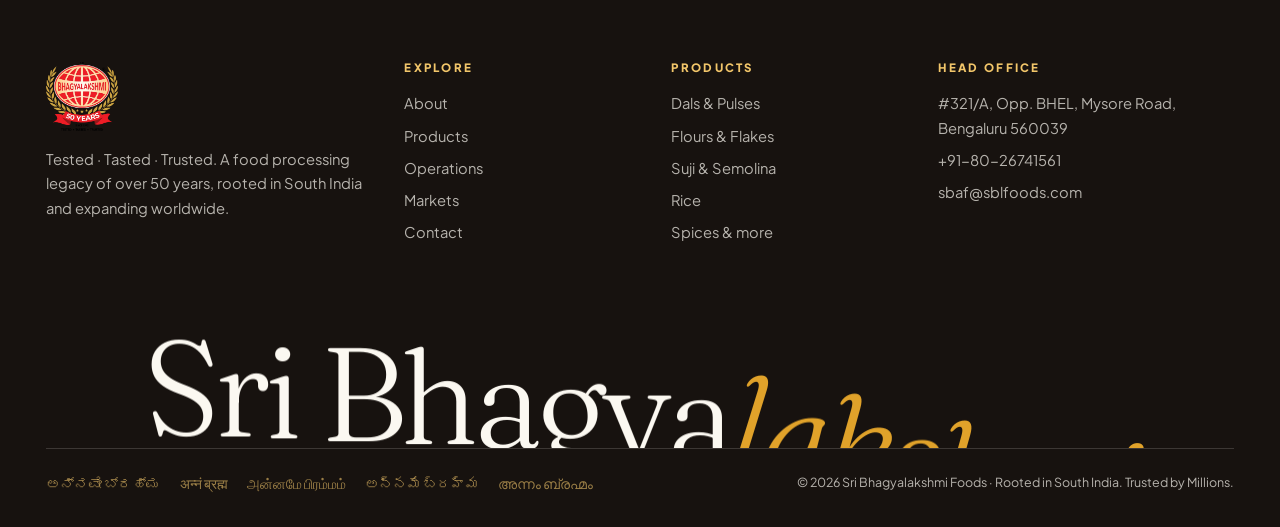
<file: contact.html>
<!DOCTYPE html>
<html lang="en" class="no-js">
<head>
<meta charset="utf-8">
<meta name="viewport" content="width=device-width, initial-scale=1, viewport-fit=cover">
<title>Contact — Sri Bhagyalakshmi Foods</title>
<meta name="description" content="Contact Sri Bhagyalakshmi Foods offices in Bengaluru.">
<meta name="theme-color" content="#F5EEDF">
<meta property="og:title" content="Contact — Sri Bhagyalakshmi Foods"><meta property="og:description" content="Contact Sri Bhagyalakshmi Foods offices in Bengaluru."><meta property="og:image" content="assets/img/photos/cover.webp">
<link rel="icon" type="image/png" href="assets/img/favicon.png">
<link rel="apple-touch-icon" href="assets/img/apple-touch-icon.png">
<link rel="preload" href="assets/fonts/fraunces-latin-300-normal.woff2" as="font" type="font/woff2" crossorigin>
<link rel="preload" href="assets/fonts/plus-jakarta-sans-latin-400-normal.woff2" as="font" type="font/woff2" crossorigin>
<link rel="stylesheet" href="assets/css/style.css">
<script>try{if(sessionStorage.getItem('sbl-nav')){document.documentElement.classList.add('from-nav');sessionStorage.removeItem('sbl-nav');}if(sessionStorage.getItem('sbl-visited'))document.documentElement.classList.add('visited')}catch(e){}</script>
<style>.from-nav .curtain span{transform:scaleY(1)}.from-nav .curtain__logo{opacity:1}.visited .preloader{display:none}</style>
</head>
<body>
<a class="skip" href="#main">Skip to content</a>
<div class="preloader" aria-hidden="true">
  <div class="preloader__top"><span>Sri Bhagyalakshmi Foods</span><span>Since 1972</span></div>
  <img class="preloader__logo" src="assets/img/photos/logo.webp" alt="" width="110" height="105">
  <div><div class="preloader__count">0</div><div class="preloader__bar"><span></span></div></div>
</div>
<div class="curtain" aria-hidden="true"><span></span><span></span><span></span><span></span><span></span></div>
<img class="curtain__logo" src="assets/img/photos/logo.webp" alt="" aria-hidden="true" width="90" height="86">
<div class="cursor" aria-hidden="true"><div class="cursor__ring"><span></span></div><div class="cursor__dot"></div></div>
<header class="hdr">
  <div class="wrap">
    <a class="logo" href="index.html" aria-label="Sri Bhagyalakshmi Foods home"><img src="assets/img/photos/logo.webp" alt="" width="50" height="48"><span class="logo__t"><b>Sri Bhagyalakshmi</b><small>Foods · Est. 1972</small></span></a>
    <nav class="pillnav" aria-label="Primary"><span class="pillnav__blob" aria-hidden="true"></span><ul><li><a href="index.html">Home</a></li><li><a href="about.html">About</a></li><li><a href="products.html">Products</a></li><li><a href="operations.html">Operations</a></li><li><a href="markets.html">Markets</a></li><li><a href="contact.html" aria-current="page">Contact</a></li></ul></nav>
    <div class="hdr__r">
      <a class="btn magnetic hdr__cta" href="contact.html">Enquire<span class="btn__ico"><svg class="" width="16" height="16" viewBox="0 0 24 24" fill="none" stroke="currentColor" stroke-width="2.2" stroke-linecap="round" stroke-linejoin="round" aria-hidden="true"><path d="M5 12h14M13 6l6 6-6 6"/></svg></span></a>
      <button class="burger" aria-expanded="false" aria-controls="menu" aria-label="Open menu"><i></i><i></i></button>
    </div>
  </div>
</header>
<div class="menu" id="menu" aria-hidden="true">
  <ul class="menu__list"><li><a href="index.html"><small>01</small>Home</a></li><li><a href="about.html"><small>02</small>About</a></li><li><a href="products.html"><small>03</small>Products</a></li><li><a href="operations.html"><small>04</small>Operations</a></li><li><a href="markets.html"><small>05</small>Markets</a></li><li><a href="contact.html" aria-current="page"><small>06</small>Contact</a></li></ul>
  <div class="menu__foot"><span>+91-80-26741561</span><span>sbaf@sblfoods.com</span><span>#321/A, Opp. BHEL, Mysore Road, Bengaluru</span></div>
</div>
<main id="main">
<section class="phero">
  <div class="wrap">
    <div class="phero__grid">
      <div><span class="crumb" data-hero><a href="index.html">Home</a> / Contact</span><h1>Let’s grow <em>together.</em></h1></div>
      <p class="lead" data-hero>Distributor, retail, HoReCa, institutional or export enquiries — the right SBL team will connect with you.</p>
    </div>
    <div class="phero__media"><img src="assets/img/photos/spice-bowls.webp" alt="" data-speed="0.15" style="object-position:center"></div>
  </div>
</section>
<section class="sec" aria-labelledby="ct-t">
  <div class="wrap split split--r" style="align-items:start">
    <div>
      <span class="label" data-r><b>(01)</b> Enquiry</span>
      <h2 class="h2" id="ct-t" data-split style="margin-top:1rem">Tell us what <em>you need.</em></h2>
      <ul class="list-lines"><li data-r>Retail packs from 100g to bulk 50Kg bags</li><li data-r>Customised supply for HoReCa &amp; institutions</li><li data-r>Distributor partnerships across India</li><li data-r>Export-ready packaging &amp; shipments</li></ul>
    </div>
    <form class="form" data-mailto="sbaf@sblfoods.com" data-r novalidate>
      <input type="hidden" name="subject" value="Enquiry from sblfoods.com">
      <div class="form__2"><div class="fld"><label for="f-name">Full name *</label><input id="f-name" name="name" required autocomplete="name"></div><div class="fld"><label for="f-co">Company</label><input id="f-co" name="company" autocomplete="organization"></div></div>
      <div class="form__2"><div class="fld"><label for="f-ph">Phone *</label><input id="f-ph" name="phone" type="tel" required autocomplete="tel"></div><div class="fld"><label for="f-em">Email *</label><input id="f-em" name="email" type="email" required autocomplete="email"></div></div>
      <div class="form__2"><div class="fld"><label for="f-type">I am a</label><select id="f-type" name="type"><option>Distributor</option><option>Retailer</option><option>HoReCa / Institution</option><option>Export buyer</option><option>Other</option></select></div><div class="fld"><label for="f-int">Interested in</label><select id="f-int" name="interest"><option>All products</option><option>Dals, Pulses &amp; Cereals</option><option>Flours &amp; Rice Flakes</option><option>Suji &amp; Semolina</option><option>Rice</option><option>Spices</option><option>Millets</option><option>Other Products</option><option>Snacks</option><option>Sweets</option><option>SBL Dairy Products</option></select></div></div>
      <div class="fld"><label for="f-msg">Message *</label><textarea id="f-msg" name="message" required placeholder="Products, pack sizes, quantities, delivery city…"></textarea></div>
      <div><button class="btn magnetic" type="submit">Send enquiry<span class="btn__ico"><svg class="" width="16" height="16" viewBox="0 0 24 24" fill="none" stroke="currentColor" stroke-width="2.2" stroke-linecap="round" stroke-linejoin="round" aria-hidden="true"><path d="M5 12h14M13 6l6 6-6 6"/></svg></span></button></div>
      <p class="muted" style="font-size:.8rem;margin:0">Submitting opens your email app, addressed to sbaf@sblfoods.com.</p>
      <p class="form__ok" role="status">Thank you — your email app should now be open with the enquiry ready to send.</p>
    </form>
  </div>
</section>
<section class="sec sec--ivory" aria-labelledby="of-t">
  <div class="wrap">
    <div class="head"><div><span class="label"><b>(02)</b> Offices</span><h2 class="h2" id="of-t" data-split>Visit or <em>call us.</em></h2></div></div>
    <div class="offices"><article class="office" data-r><h3>Sri Bhagyalakshmi Agro Foods Pvt. Ltd.</h3><p>#321/A, Opp. BHEL, Mysore Road, Bengaluru 560039, Karnataka, India</p><a href="tel:+918026741561">+91-80-26741561</a><a href="tel:+918026747474">+91-80-26747474</a><a href="mailto:sbaf@sblfoods.com">sbaf@sblfoods.com</a></article><article class="office" data-r><h3>Sri Bhagyalakshmi Trading Corporation</h3><p>#28, 2nd Main Road, New Tharagupet, Bengaluru 560002, Karnataka, India</p><a href="tel:+918026702536">+91-80-26702536</a><a href="mailto:sbtc@sblfoods.com">sbtc@sblfoods.com</a></article><article class="office" data-r><h3>Sri Bhagyalakshmi Enterprises</h3><p>#345/1, New Guddadahalli, Mysore Road, Bengaluru 560026, Karnataka, India</p><a href="tel:+918026747377">+91-80-26747377</a><a href="mailto:feedback@sbl1972.com">feedback@sbl1972.com</a></article><article class="office" data-r><h3>Sri Bhagyalakshmi Commercial Corporation</h3><p>#239, Mysore Road, Bengaluru 560039, Karnataka, India</p><a href="tel:+918026747474">+91-80-26747474</a></article></div>
  </div>
</section>

</main>
<footer class="ftr">
  <div class="wrap">
    <div class="ftr__cta">
      <h2 data-split>Let’s build a long-term <em>supply partnership.</em></h2>
      <div class="ftr__cta-r"><a class="bigcircle magnetic" href="contact.html" data-cursor="Talk">START AN<br>ENQUIRY<svg class="" width="22" height="22" viewBox="0 0 24 24" fill="none" stroke="currentColor" stroke-width="2" stroke-linecap="round" stroke-linejoin="round" aria-hidden="true"><path d="M5 12h14M13 6l6 6-6 6"/></svg></a></div>
    </div>
    <div class="ftr__grid">
      <div><img src="assets/img/photos/logo.webp" alt="Sri Bhagyalakshmi" width="72" height="69" loading="lazy" style="margin-bottom:1rem"><p style="max-width:320px;font-size:.92rem">Tested · Tasted · Trusted. A food processing legacy of over 50 years, rooted in South India and expanding worldwide.</p></div>
      <div><h4>Explore</h4><ul><li><a href="about.html">About</a></li><li><a href="products.html">Products</a></li><li><a href="operations.html">Operations</a></li><li><a href="markets.html">Markets</a></li><li><a href="contact.html">Contact</a></li></ul></div>
      <div><h4>Products</h4><ul><li><a href="products.html#dals">Dals &amp; Pulses</a></li><li><a href="products.html#flours">Flours &amp; Flakes</a></li><li><a href="products.html#suji">Suji &amp; Semolina</a></li><li><a href="products.html#rice">Rice</a></li><li><a href="products.html#ranges">Spices &amp; more</a></li></ul></div>
      <div><h4>Head Office</h4><ul><li>#321/A, Opp. BHEL, Mysore Road,<br>Bengaluru 560039</li><li><a href="tel:+918026741561">+91-80-26741561</a></li><li><a href="mailto:sbaf@sblfoods.com">sbaf@sblfoods.com</a></li></ul></div>
    </div>
  </div>
  <div class="ftr__word-wrap"><div class="ftr__word" aria-hidden="true">Sri Bhagya<em>lakshmi</em></div></div>
  <div class="wrap">
    <div class="ftr__bar">
      <div class="ftr__langs"><span lang="kn">ಅನ್ನವೇ ಬ್ರಹ್ಮ</span><span lang="hi">अन्नं ब्रह्म</span><span lang="ta">அன்னமே பிரம்மம்</span><span lang="te">అన్నమే బ్రహ్మ</span><span lang="ml">അന്നം ബ്രഹ്മം</span></div>
      <span>© <span data-year>2026</span> Sri Bhagyalakshmi Foods · Rooted in South India. Trusted by Millions.</span>
    </div>
  </div>
</footer>
<script src="assets/js/vendor/gsap.min.js" defer></script>
<script src="assets/js/vendor/ScrollTrigger.min.js" defer></script>
<script src="assets/js/vendor/lenis.min.js" defer></script>
<script src="assets/js/app.js" defer></script>

</body>
</html>
</file>
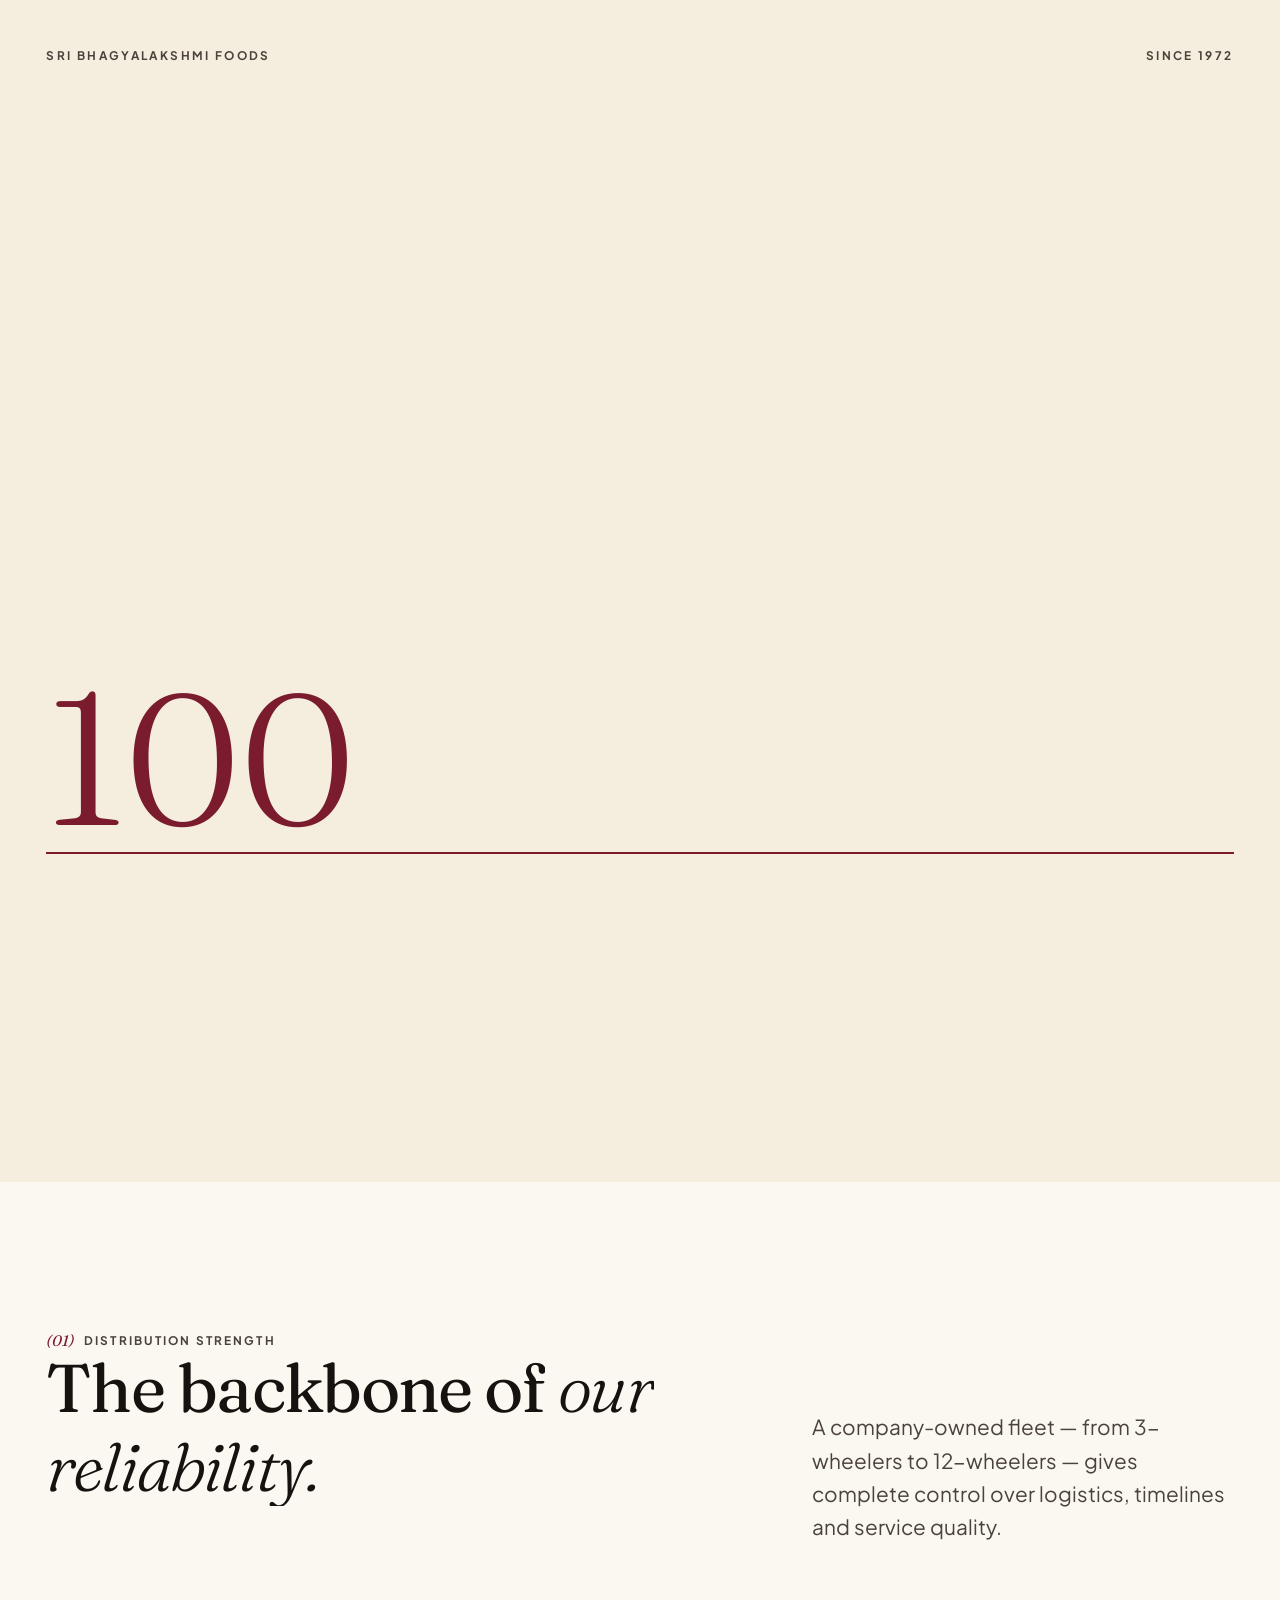
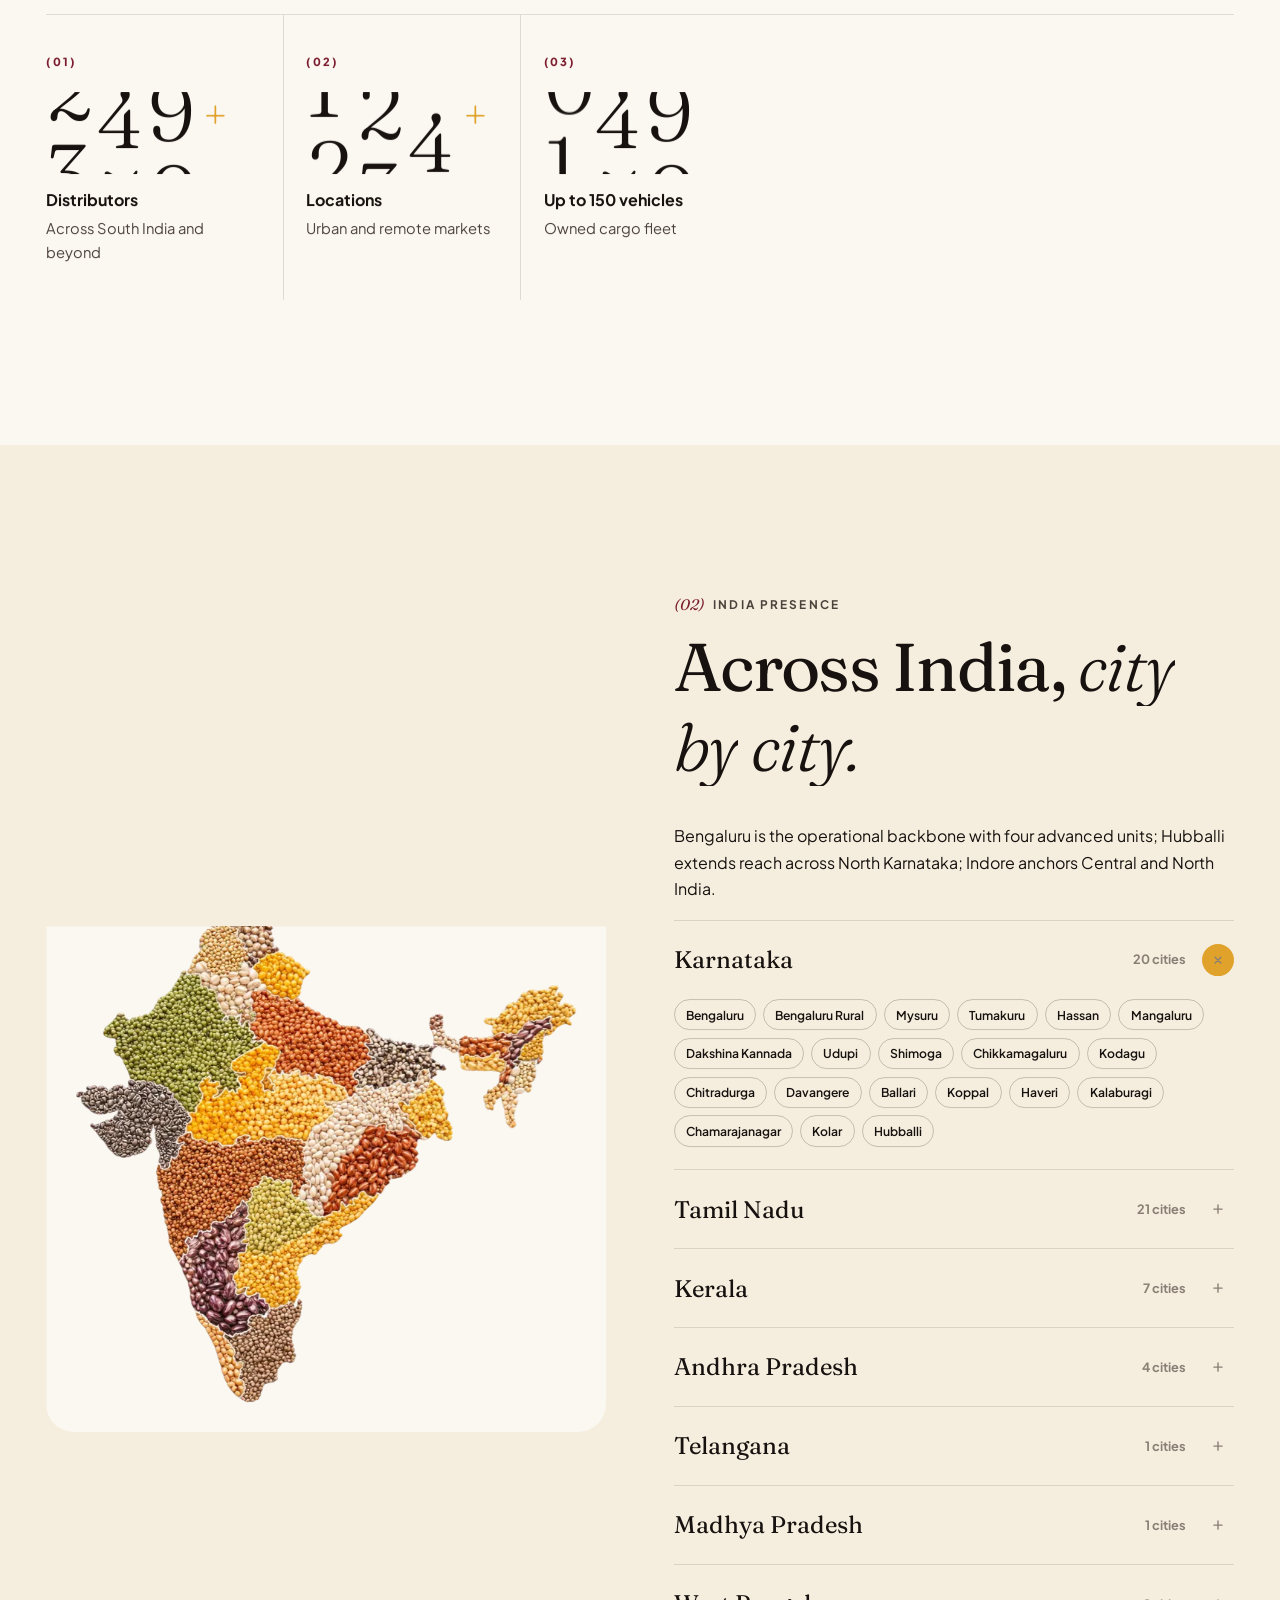
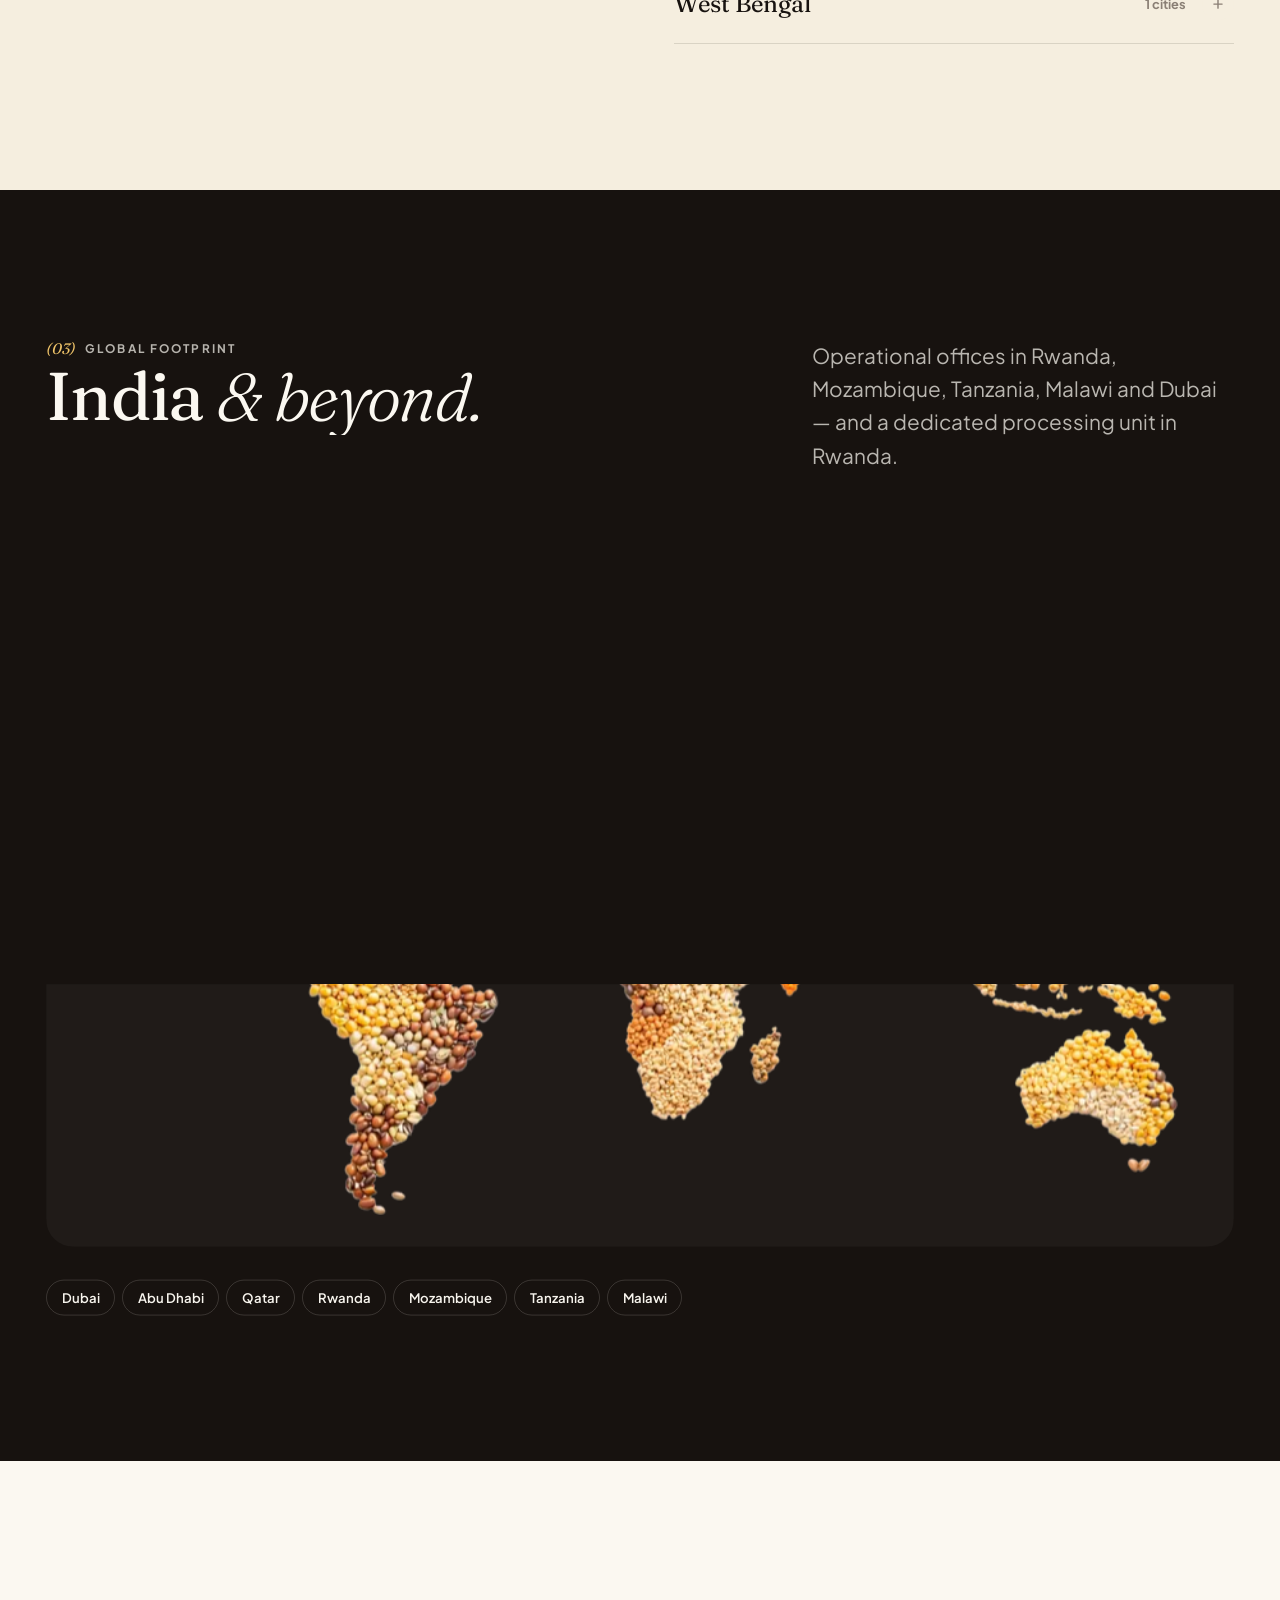
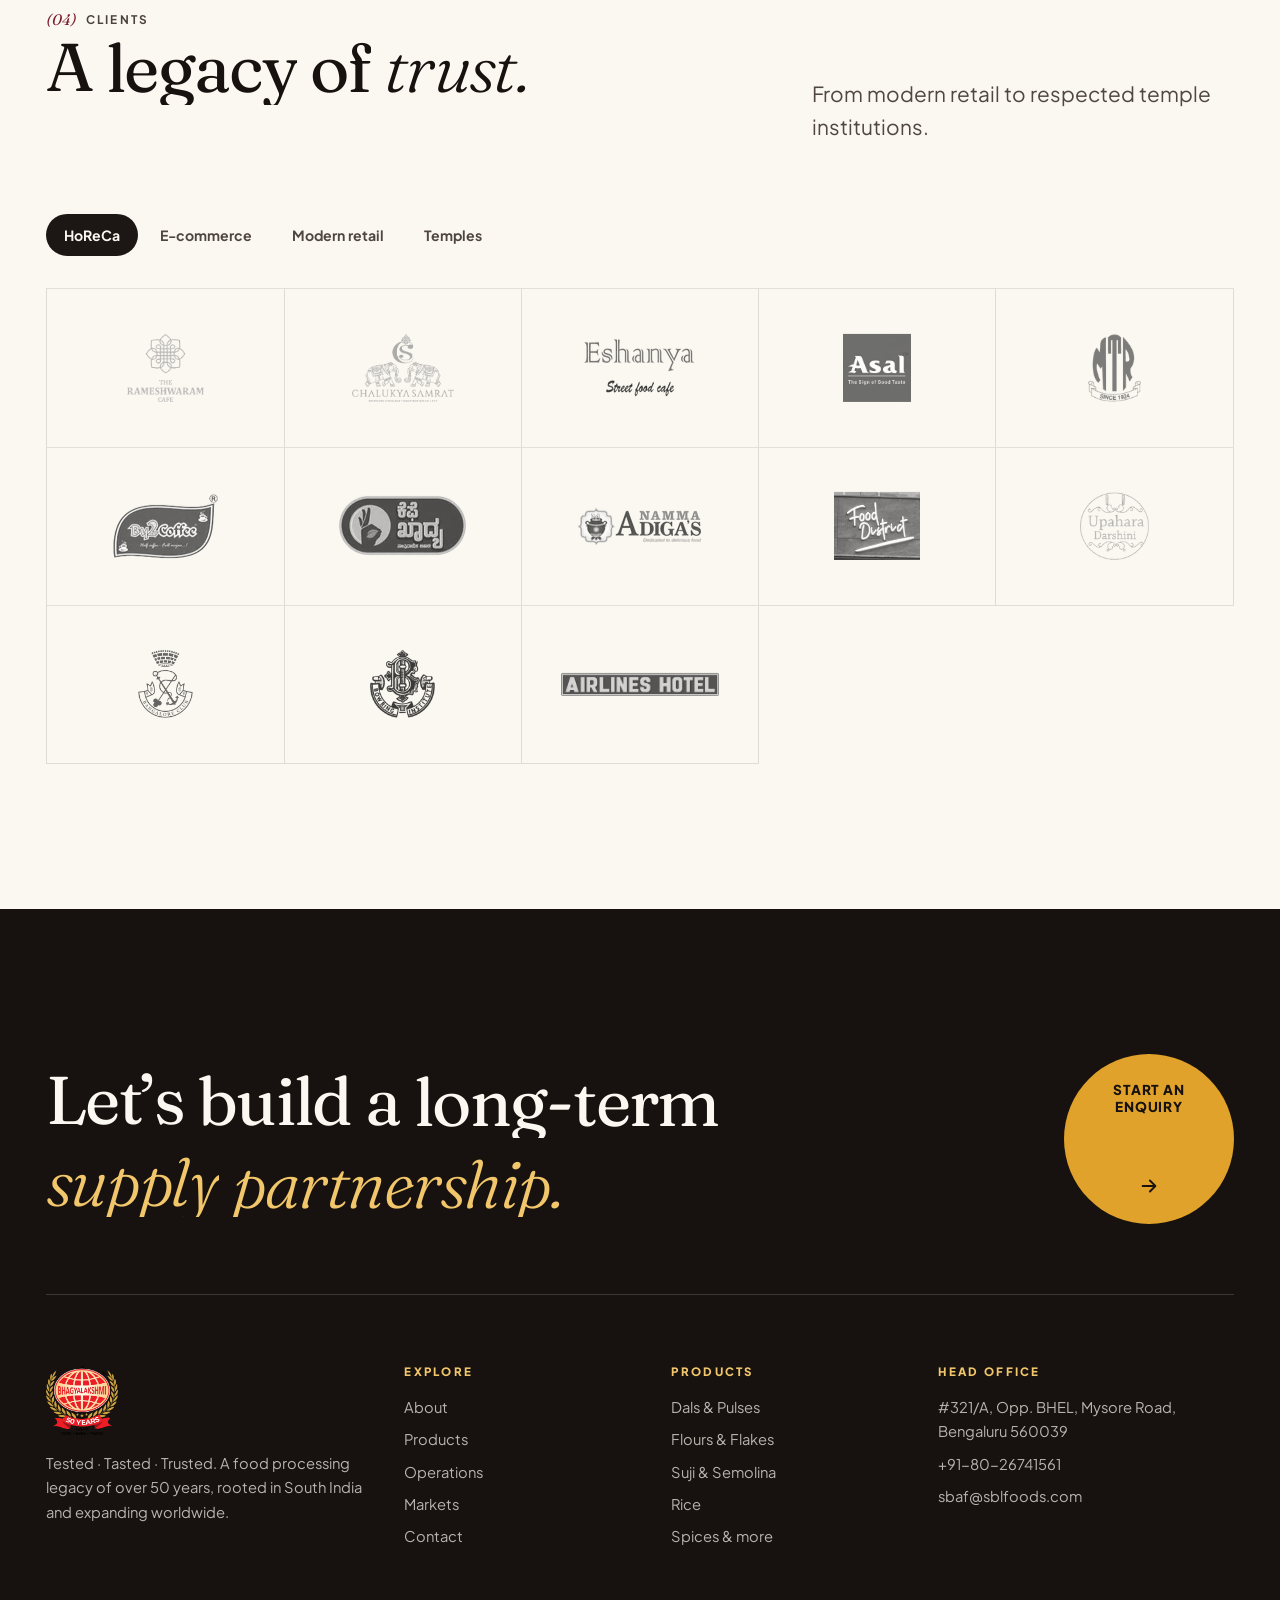
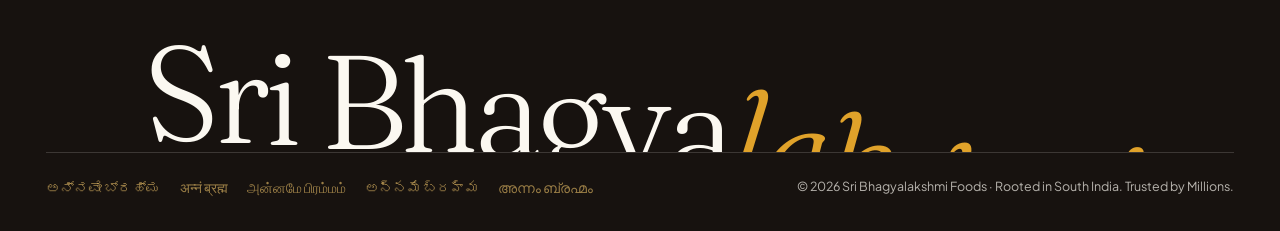
<file: markets.html>
<!DOCTYPE html>
<html lang="en" class="no-js">
<head>
<meta charset="utf-8">
<meta name="viewport" content="width=device-width, initial-scale=1, viewport-fit=cover">
<title>Markets — Sri Bhagyalakshmi Foods</title>
<meta name="description" content="350+ distributors across 235+ locations, an owned fleet, and exports to the Middle East and Africa.">
<meta name="theme-color" content="#F5EEDF">
<meta property="og:title" content="Markets — Sri Bhagyalakshmi Foods"><meta property="og:description" content="350+ distributors across 235+ locations, an owned fleet, and exports to the Middle East and Africa."><meta property="og:image" content="assets/img/photos/cover.webp">
<link rel="icon" type="image/png" href="assets/img/favicon.png">
<link rel="apple-touch-icon" href="assets/img/apple-touch-icon.png">
<link rel="preload" href="assets/fonts/fraunces-latin-300-normal.woff2" as="font" type="font/woff2" crossorigin>
<link rel="preload" href="assets/fonts/plus-jakarta-sans-latin-400-normal.woff2" as="font" type="font/woff2" crossorigin>
<link rel="stylesheet" href="assets/css/style.css">
<script>try{if(sessionStorage.getItem('sbl-nav')){document.documentElement.classList.add('from-nav');sessionStorage.removeItem('sbl-nav');}if(sessionStorage.getItem('sbl-visited'))document.documentElement.classList.add('visited')}catch(e){}</script>
<style>.from-nav .curtain span{transform:scaleY(1)}.from-nav .curtain__logo{opacity:1}.visited .preloader{display:none}</style>
</head>
<body>
<a class="skip" href="#main">Skip to content</a>
<div class="preloader" aria-hidden="true">
  <div class="preloader__top"><span>Sri Bhagyalakshmi Foods</span><span>Since 1972</span></div>
  <img class="preloader__logo" src="assets/img/photos/logo.webp" alt="" width="110" height="105">
  <div><div class="preloader__count">0</div><div class="preloader__bar"><span></span></div></div>
</div>
<div class="curtain" aria-hidden="true"><span></span><span></span><span></span><span></span><span></span></div>
<img class="curtain__logo" src="assets/img/photos/logo.webp" alt="" aria-hidden="true" width="90" height="86">
<div class="cursor" aria-hidden="true"><div class="cursor__ring"><span></span></div><div class="cursor__dot"></div></div>
<header class="hdr">
  <div class="wrap">
    <a class="logo" href="index.html" aria-label="Sri Bhagyalakshmi Foods home"><img src="assets/img/photos/logo.webp" alt="" width="50" height="48"><span class="logo__t"><b>Sri Bhagyalakshmi</b><small>Foods · Est. 1972</small></span></a>
    <nav class="pillnav" aria-label="Primary"><span class="pillnav__blob" aria-hidden="true"></span><ul><li><a href="index.html">Home</a></li><li><a href="about.html">About</a></li><li><a href="products.html">Products</a></li><li><a href="operations.html">Operations</a></li><li><a href="markets.html" aria-current="page">Markets</a></li><li><a href="contact.html">Contact</a></li></ul></nav>
    <div class="hdr__r">
      <a class="btn magnetic hdr__cta" href="contact.html">Enquire<span class="btn__ico"><svg class="" width="16" height="16" viewBox="0 0 24 24" fill="none" stroke="currentColor" stroke-width="2.2" stroke-linecap="round" stroke-linejoin="round" aria-hidden="true"><path d="M5 12h14M13 6l6 6-6 6"/></svg></span></a>
      <button class="burger" aria-expanded="false" aria-controls="menu" aria-label="Open menu"><i></i><i></i></button>
    </div>
  </div>
</header>
<div class="menu" id="menu" aria-hidden="true">
  <ul class="menu__list"><li><a href="index.html"><small>01</small>Home</a></li><li><a href="about.html"><small>02</small>About</a></li><li><a href="products.html"><small>03</small>Products</a></li><li><a href="operations.html"><small>04</small>Operations</a></li><li><a href="markets.html" aria-current="page"><small>05</small>Markets</a></li><li><a href="contact.html"><small>06</small>Contact</a></li></ul>
  <div class="menu__foot"><span>+91-80-26741561</span><span>sbaf@sblfoods.com</span><span>#321/A, Opp. BHEL, Mysore Road, Bengaluru</span></div>
</div>
<main id="main">
<section class="phero">
  <div class="wrap">
    <div class="phero__grid">
      <div><span class="crumb" data-hero><a href="index.html">Home</a> / Markets</span><h1>Reaching markets, <em>big and small.</em></h1></div>
      <p class="lead" data-hero>South India dominance, national expansion, and export presence across the Middle East and Africa.</p>
    </div>
    <div class="phero__media"><img src="assets/img/photos/fleet.webp" alt="" data-speed="0.15" style="object-position:center"></div>
  </div>
</section>
<section class="sec" id="distribution" aria-labelledby="ds-t">
  <div class="wrap">
    <div class="head"><div><span class="label"><b>(01)</b> Distribution strength</span><h2 class="h2" id="ds-t" data-split>The backbone of <em>our reliability.</em></h2></div><p class="lead" data-r>A company-owned fleet — from 3-wheelers to 12-wheelers — gives complete control over logistics, timelines and service quality.</p></div>
    <div class="numbers" style="border-color:var(--line)">
      <div class="num" data-r style="border-color:var(--line)"><span class="num__idx" style="color:var(--wine)">(01)</span><div class="odo" data-odo="350">350+</div><p style="color:var(--ink-2)"><b style="color:var(--ink)">Distributors</b>Across South India and beyond</p></div>
      <div class="num" data-r style="border-color:var(--line)"><span class="num__idx" style="color:var(--wine)">(02)</span><div class="odo" data-odo="235">235+</div><p style="color:var(--ink-2)"><b style="color:var(--ink)">Locations</b>Urban and remote markets</p></div>
      <div class="num" data-r style="border-color:var(--line)"><span class="num__idx" style="color:var(--wine)">(03)</span><div class="odo" data-odo="150" data-plus="0">150</div><p style="color:var(--ink-2)"><b style="color:var(--ink)">Up to 150 vehicles</b>Owned cargo fleet</p></div>
    </div>
  </div>
</section>
<section class="sec sec--ivory" id="india" aria-labelledby="ia-t">
  <div class="wrap split">
    <div class="media" data-r-img style="background:var(--paper);padding:2rem"><img src="assets/img/photos/india-map.webp" alt="India map of SBL presence" loading="lazy" style="object-fit:contain"></div>
    <div>
      <span class="label" data-r><b>(02)</b> India presence</span>
      <h2 class="h2" id="ia-t" data-split style="margin-top:1rem">Across India, <em>city by city.</em></h2>
      <p data-r>Bengaluru is the operational backbone with four advanced units; Hubballi extends reach across North Karnataka; Indore anchors Central and North India.</p>
      <div class="states" data-r><details class="st" open><summary>Karnataka<span>20 cities<i aria-hidden="true"><svg class="" width="14" height="14" viewBox="0 0 24 24" fill="none" stroke="currentColor" stroke-width="2.4" stroke-linecap="round" stroke-linejoin="round" aria-hidden="true"><path d="M12 5v14M5 12h14"/></svg></i></span></summary><div class="tags"><span>Bengaluru</span><span>Bengaluru Rural</span><span>Mysuru</span><span>Tumakuru</span><span>Hassan</span><span>Mangaluru</span><span>Dakshina Kannada</span><span>Udupi</span><span>Shimoga</span><span>Chikkamagaluru</span><span>Kodagu</span><span>Chitradurga</span><span>Davangere</span><span>Ballari</span><span>Koppal</span><span>Haveri</span><span>Kalaburagi</span><span>Chamarajanagar</span><span>Kolar</span><span>Hubballi</span></div></details><details class="st"><summary>Tamil Nadu<span>21 cities<i aria-hidden="true"><svg class="" width="14" height="14" viewBox="0 0 24 24" fill="none" stroke="currentColor" stroke-width="2.4" stroke-linecap="round" stroke-linejoin="round" aria-hidden="true"><path d="M12 5v14M5 12h14"/></svg></i></span></summary><div class="tags"><span>Chennai</span><span>Coimbatore</span><span>Thiruvallur</span><span>Kanchipuram</span><span>Vellore</span><span>Dharmapuri</span><span>Tiruvannamalai</span><span>Villupuram</span><span>Pondicherry</span><span>Cuddalore</span><span>Salem</span><span>Perambalur</span><span>Nagapattinam</span><span>Thiruvaiyaru</span><span>Karur</span><span>Krishnagiri</span><span>Trichy</span><span>Tuticorin</span><span>Madurai</span><span>Tirupur</span><span>Rayakottai</span></div></details><details class="st"><summary>Kerala<span>7 cities<i aria-hidden="true"><svg class="" width="14" height="14" viewBox="0 0 24 24" fill="none" stroke="currentColor" stroke-width="2.4" stroke-linecap="round" stroke-linejoin="round" aria-hidden="true"><path d="M12 5v14M5 12h14"/></svg></i></span></summary><div class="tags"><span>Kozhikode</span><span>Calicut</span><span>Malapuram</span><span>Ernakulam</span><span>Aluva</span><span>Wayanad</span><span>Cochin</span></div></details><details class="st"><summary>Andhra Pradesh<span>4 cities<i aria-hidden="true"><svg class="" width="14" height="14" viewBox="0 0 24 24" fill="none" stroke="currentColor" stroke-width="2.4" stroke-linecap="round" stroke-linejoin="round" aria-hidden="true"><path d="M12 5v14M5 12h14"/></svg></i></span></summary><div class="tags"><span>Kadapa</span><span>Anantapur</span><span>Chittoor</span><span>Madanapalli</span></div></details><details class="st"><summary>Telangana<span>1 cities<i aria-hidden="true"><svg class="" width="14" height="14" viewBox="0 0 24 24" fill="none" stroke="currentColor" stroke-width="2.4" stroke-linecap="round" stroke-linejoin="round" aria-hidden="true"><path d="M12 5v14M5 12h14"/></svg></i></span></summary><div class="tags"><span>Hyderabad</span></div></details><details class="st"><summary>Madhya Pradesh<span>1 cities<i aria-hidden="true"><svg class="" width="14" height="14" viewBox="0 0 24 24" fill="none" stroke="currentColor" stroke-width="2.4" stroke-linecap="round" stroke-linejoin="round" aria-hidden="true"><path d="M12 5v14M5 12h14"/></svg></i></span></summary><div class="tags"><span>Indore</span></div></details><details class="st"><summary>West Bengal<span>1 cities<i aria-hidden="true"><svg class="" width="14" height="14" viewBox="0 0 24 24" fill="none" stroke="currentColor" stroke-width="2.4" stroke-linecap="round" stroke-linejoin="round" aria-hidden="true"><path d="M12 5v14M5 12h14"/></svg></i></span></summary><div class="tags"><span>Kolkata</span></div></details></div>
    </div>
  </div>
</section>
<section class="sec sec--ink" id="global" aria-labelledby="gl-t">
  <div class="wrap">
    <div class="head"><div><span class="label"><b>(03)</b> Global footprint</span><h2 class="h2" id="gl-t" data-split>India <em>&amp; beyond.</em></h2></div><p class="lead" data-r>Operational offices in Rwanda, Mozambique, Tanzania, Malawi and Dubai — and a dedicated processing unit in Rwanda.</p></div>
    <div data-r-img class="media" style="background:rgba(251,248,241,.04);padding:clamp(1rem,3vw,3rem)"><img src="assets/img/photos/world-map.webp" alt="World map of SBL markets" loading="lazy" style="object-fit:contain"></div>
    <div class="tags" style="margin-top:2rem" data-r><span>Dubai</span><span>Abu Dhabi</span><span>Qatar</span><span>Rwanda</span><span>Mozambique</span><span>Tanzania</span><span>Malawi</span></div>
  </div>
</section>
<section class="sec" id="clients" aria-labelledby="cl2-t">
  <div class="wrap">
    <div class="head"><div><span class="label"><b>(04)</b> Clients</span><h2 class="h2" id="cl2-t" data-split>A legacy of <em>trust.</em></h2></div><p class="lead" data-r>From modern retail to respected temple institutions.</p></div>
    <div data-r><div class="ctabs" role="tablist" aria-label="Client segments"><button role="tab" id="t-horeca" aria-controls="p-horeca" aria-selected="true" tabindex="0">HoReCa</button><button role="tab" id="t-ecom" aria-controls="p-ecom" aria-selected="false" tabindex="-1">E-commerce</button><button role="tab" id="t-retail" aria-controls="p-retail" aria-selected="false" tabindex="-1">Modern retail</button><button role="tab" id="t-temples" aria-controls="p-temples" aria-selected="false" tabindex="-1">Temples</button></div><div role="tabpanel" id="p-horeca" aria-labelledby="t-horeca"><div class="lwall"><div class=""><img src="assets/img/clients/horeca-3947.webp" alt="HoReCa client" loading="lazy"></div><div class=""><img src="assets/img/clients/horeca-3983.webp" alt="HoReCa client" loading="lazy"></div><div class=""><img src="assets/img/clients/horeca-3985.webp" alt="HoReCa client" loading="lazy"></div><div class=""><img src="assets/img/clients/horeca-3987.webp" alt="HoReCa client" loading="lazy"></div><div class=""><img src="assets/img/clients/horeca-3988.webp" alt="HoReCa client" loading="lazy"></div><div class=""><img src="assets/img/clients/horeca-3993.webp" alt="HoReCa client" loading="lazy"></div><div class=""><img src="assets/img/clients/horeca-3994.webp" alt="HoReCa client" loading="lazy"></div><div class=""><img src="assets/img/clients/horeca-3999.webp" alt="HoReCa client" loading="lazy"></div><div class=""><img src="assets/img/clients/horeca-4002.webp" alt="HoReCa client" loading="lazy"></div><div class=""><img src="assets/img/clients/horeca-4003.webp" alt="HoReCa client" loading="lazy"></div><div class=""><img src="assets/img/clients/horeca-4009.webp" alt="HoReCa client" loading="lazy"></div><div class=""><img src="assets/img/clients/horeca-4010.webp" alt="HoReCa client" loading="lazy"></div><div class=""><img src="assets/img/clients/horeca-4011.webp" alt="HoReCa client" loading="lazy"></div></div></div><div role="tabpanel" id="p-ecom" aria-labelledby="t-ecom" hidden><div class="lwall"><div class=""><img src="assets/img/clients/ecom-4013.webp" alt="E-commerce client" loading="lazy"></div><div class=""><img src="assets/img/clients/ecom-4014.webp" alt="E-commerce client" loading="lazy"></div><div class=""><img src="assets/img/clients/ecom-4015.webp" alt="E-commerce client" loading="lazy"></div><div class=""><img src="assets/img/clients/ecom-4016.webp" alt="E-commerce client" loading="lazy"></div><div class=""><img src="assets/img/clients/ecom-4017.webp" alt="E-commerce client" loading="lazy"></div><div class=""><img src="assets/img/clients/ecom-4018.webp" alt="E-commerce client" loading="lazy"></div></div></div><div role="tabpanel" id="p-retail" aria-labelledby="t-retail" hidden><div class="lwall"><div class=""><img src="assets/img/clients/retail-4082.webp" alt="Modern retail client" loading="lazy"></div><div class=""><img src="assets/img/clients/retail-4084.webp" alt="Modern retail client" loading="lazy"></div><div class=""><img src="assets/img/clients/retail-4086.webp" alt="Modern retail client" loading="lazy"></div><div class=""><img src="assets/img/clients/retail-4088.webp" alt="Modern retail client" loading="lazy"></div><div class=""><img src="assets/img/clients/retail-4090.webp" alt="Modern retail client" loading="lazy"></div><div class=""><img src="assets/img/clients/retail-4092.webp" alt="Modern retail client" loading="lazy"></div></div></div><div role="tabpanel" id="p-temples" aria-labelledby="t-temples" hidden><div class="lwall"><div class=""><img src="assets/img/clients/temples-4043.webp" alt="Temples client" loading="lazy"></div><div class="ph"><img src="assets/img/clients/temples-4044.webp" alt="Temples client" loading="lazy"></div><div class=""><img src="assets/img/clients/temples-4045.webp" alt="Temples client" loading="lazy"></div><div class="ph"><img src="assets/img/clients/temples-4046.webp" alt="Temples client" loading="lazy"></div><div class="ph"><img src="assets/img/clients/temples-4048.webp" alt="Temples client" loading="lazy"></div><div class="ph"><img src="assets/img/clients/temples-4050.webp" alt="Temples client" loading="lazy"></div><div class=""><img src="assets/img/clients/temples-4052.webp" alt="Temples client" loading="lazy"></div><div class="ph"><img src="assets/img/clients/temples-4053.webp" alt="Temples client" loading="lazy"></div><div class=""><img src="assets/img/clients/temples-4054.webp" alt="Temples client" loading="lazy"></div><div class="ph"><img src="assets/img/clients/temples-4055.webp" alt="Temples client" loading="lazy"></div><div class="ph"><img src="assets/img/clients/temples-4056.webp" alt="Temples client" loading="lazy"></div><div class="ph"><img src="assets/img/clients/temples-4057.webp" alt="Temples client" loading="lazy"></div><div class="ph"><img src="assets/img/clients/temples-4058.webp" alt="Temples client" loading="lazy"></div><div class=""><img src="assets/img/clients/temples-4059.webp" alt="Temples client" loading="lazy"></div><div class="ph"><img src="assets/img/clients/temples-4060.webp" alt="Temples client" loading="lazy"></div><div class="ph"><img src="assets/img/clients/temples-4061.webp" alt="Temples client" loading="lazy"></div><div class="ph"><img src="assets/img/clients/temples-4062.webp" alt="Temples client" loading="lazy"></div><div class="ph"><img src="assets/img/clients/temples-4063.webp" alt="Temples client" loading="lazy"></div><div class="ph"><img src="assets/img/clients/temples-4064.webp" alt="Temples client" loading="lazy"></div><div class="ph"><img src="assets/img/clients/temples-4065.webp" alt="Temples client" loading="lazy"></div></div></div></div>
  </div>
</section>

</main>
<footer class="ftr">
  <div class="wrap">
    <div class="ftr__cta">
      <h2 data-split>Let’s build a long-term <em>supply partnership.</em></h2>
      <div class="ftr__cta-r"><a class="bigcircle magnetic" href="contact.html" data-cursor="Talk">START AN<br>ENQUIRY<svg class="" width="22" height="22" viewBox="0 0 24 24" fill="none" stroke="currentColor" stroke-width="2" stroke-linecap="round" stroke-linejoin="round" aria-hidden="true"><path d="M5 12h14M13 6l6 6-6 6"/></svg></a></div>
    </div>
    <div class="ftr__grid">
      <div><img src="assets/img/photos/logo.webp" alt="Sri Bhagyalakshmi" width="72" height="69" loading="lazy" style="margin-bottom:1rem"><p style="max-width:320px;font-size:.92rem">Tested · Tasted · Trusted. A food processing legacy of over 50 years, rooted in South India and expanding worldwide.</p></div>
      <div><h4>Explore</h4><ul><li><a href="about.html">About</a></li><li><a href="products.html">Products</a></li><li><a href="operations.html">Operations</a></li><li><a href="markets.html">Markets</a></li><li><a href="contact.html">Contact</a></li></ul></div>
      <div><h4>Products</h4><ul><li><a href="products.html#dals">Dals &amp; Pulses</a></li><li><a href="products.html#flours">Flours &amp; Flakes</a></li><li><a href="products.html#suji">Suji &amp; Semolina</a></li><li><a href="products.html#rice">Rice</a></li><li><a href="products.html#ranges">Spices &amp; more</a></li></ul></div>
      <div><h4>Head Office</h4><ul><li>#321/A, Opp. BHEL, Mysore Road,<br>Bengaluru 560039</li><li><a href="tel:+918026741561">+91-80-26741561</a></li><li><a href="mailto:sbaf@sblfoods.com">sbaf@sblfoods.com</a></li></ul></div>
    </div>
  </div>
  <div class="ftr__word-wrap"><div class="ftr__word" aria-hidden="true">Sri Bhagya<em>lakshmi</em></div></div>
  <div class="wrap">
    <div class="ftr__bar">
      <div class="ftr__langs"><span lang="kn">ಅನ್ನವೇ ಬ್ರಹ್ಮ</span><span lang="hi">अन्नं ब्रह्म</span><span lang="ta">அன்னமே பிரம்மம்</span><span lang="te">అన్నమే బ్రహ్మ</span><span lang="ml">അന്നം ബ്രഹ്മം</span></div>
      <span>© <span data-year>2026</span> Sri Bhagyalakshmi Foods · Rooted in South India. Trusted by Millions.</span>
    </div>
  </div>
</footer>
<script src="assets/js/vendor/gsap.min.js" defer></script>
<script src="assets/js/vendor/ScrollTrigger.min.js" defer></script>
<script src="assets/js/vendor/lenis.min.js" defer></script>
<script src="assets/js/app.js" defer></script>

</body>
</html>
</file>
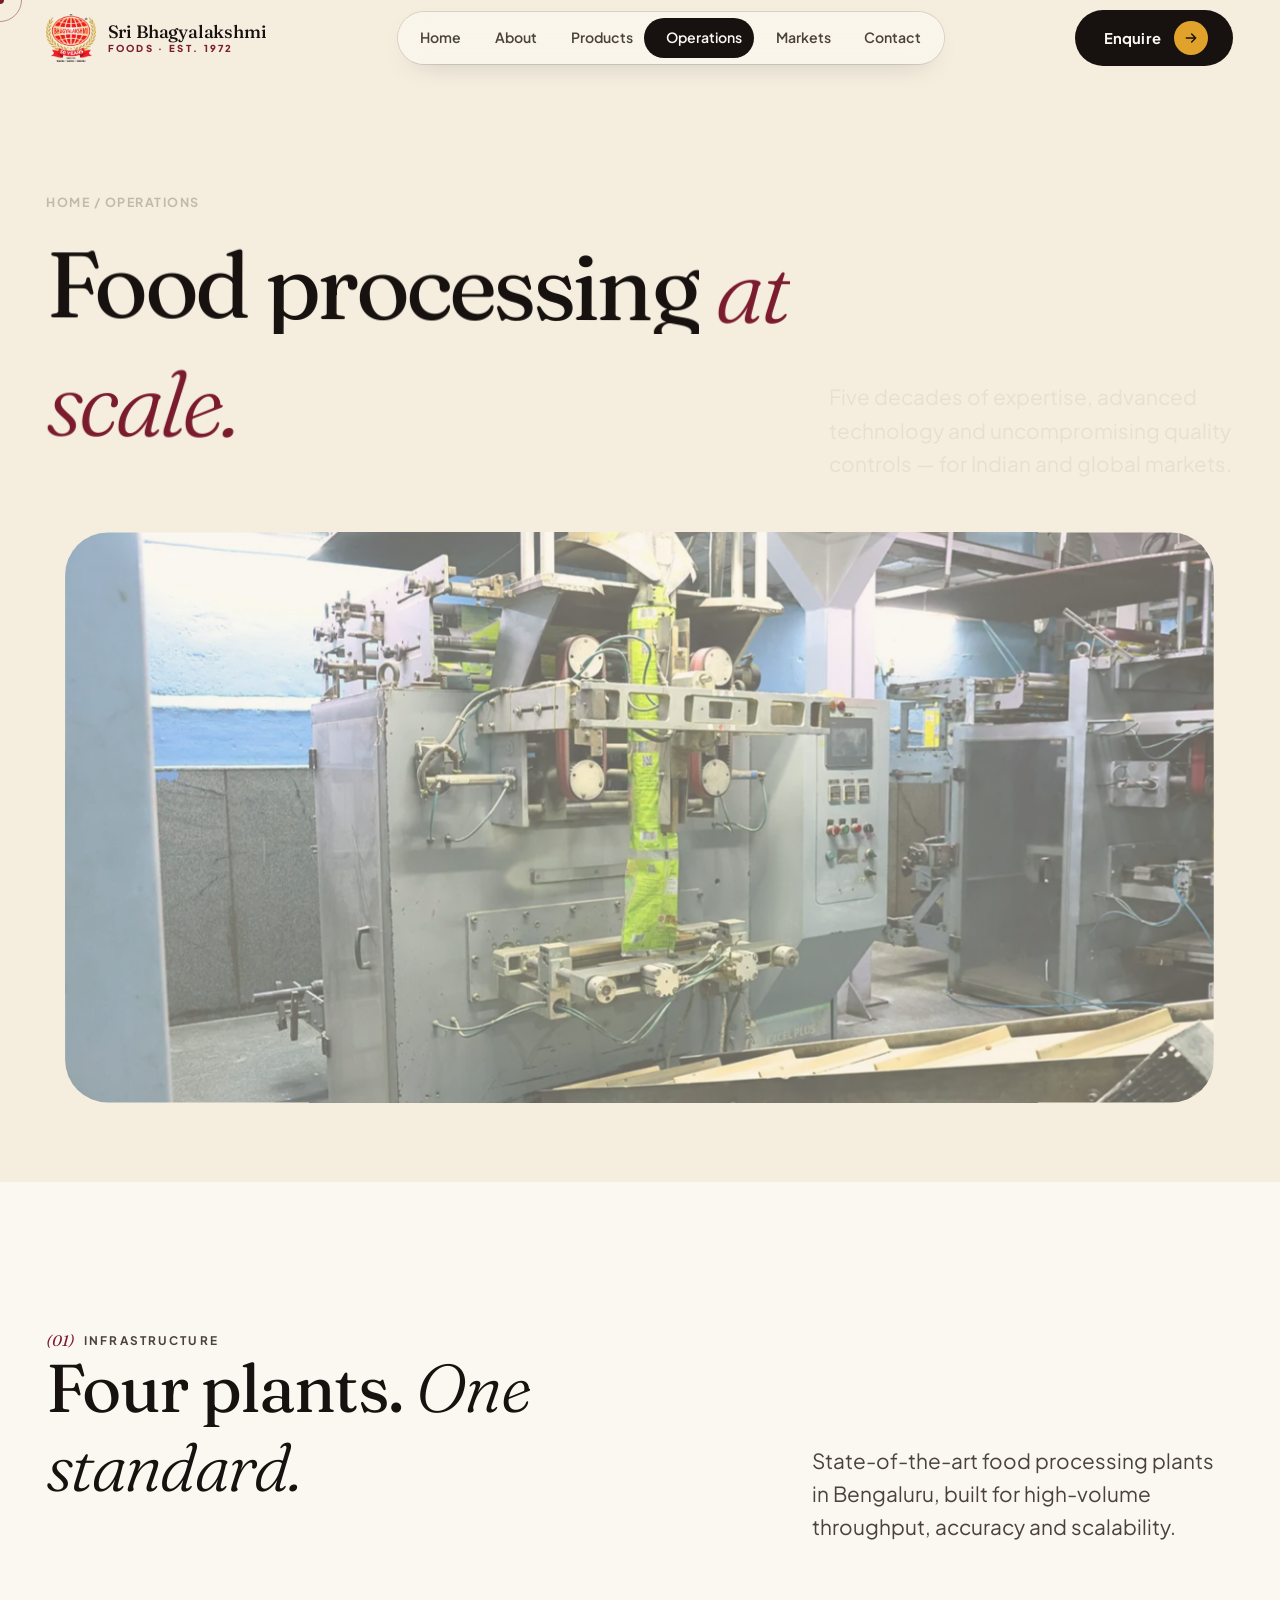
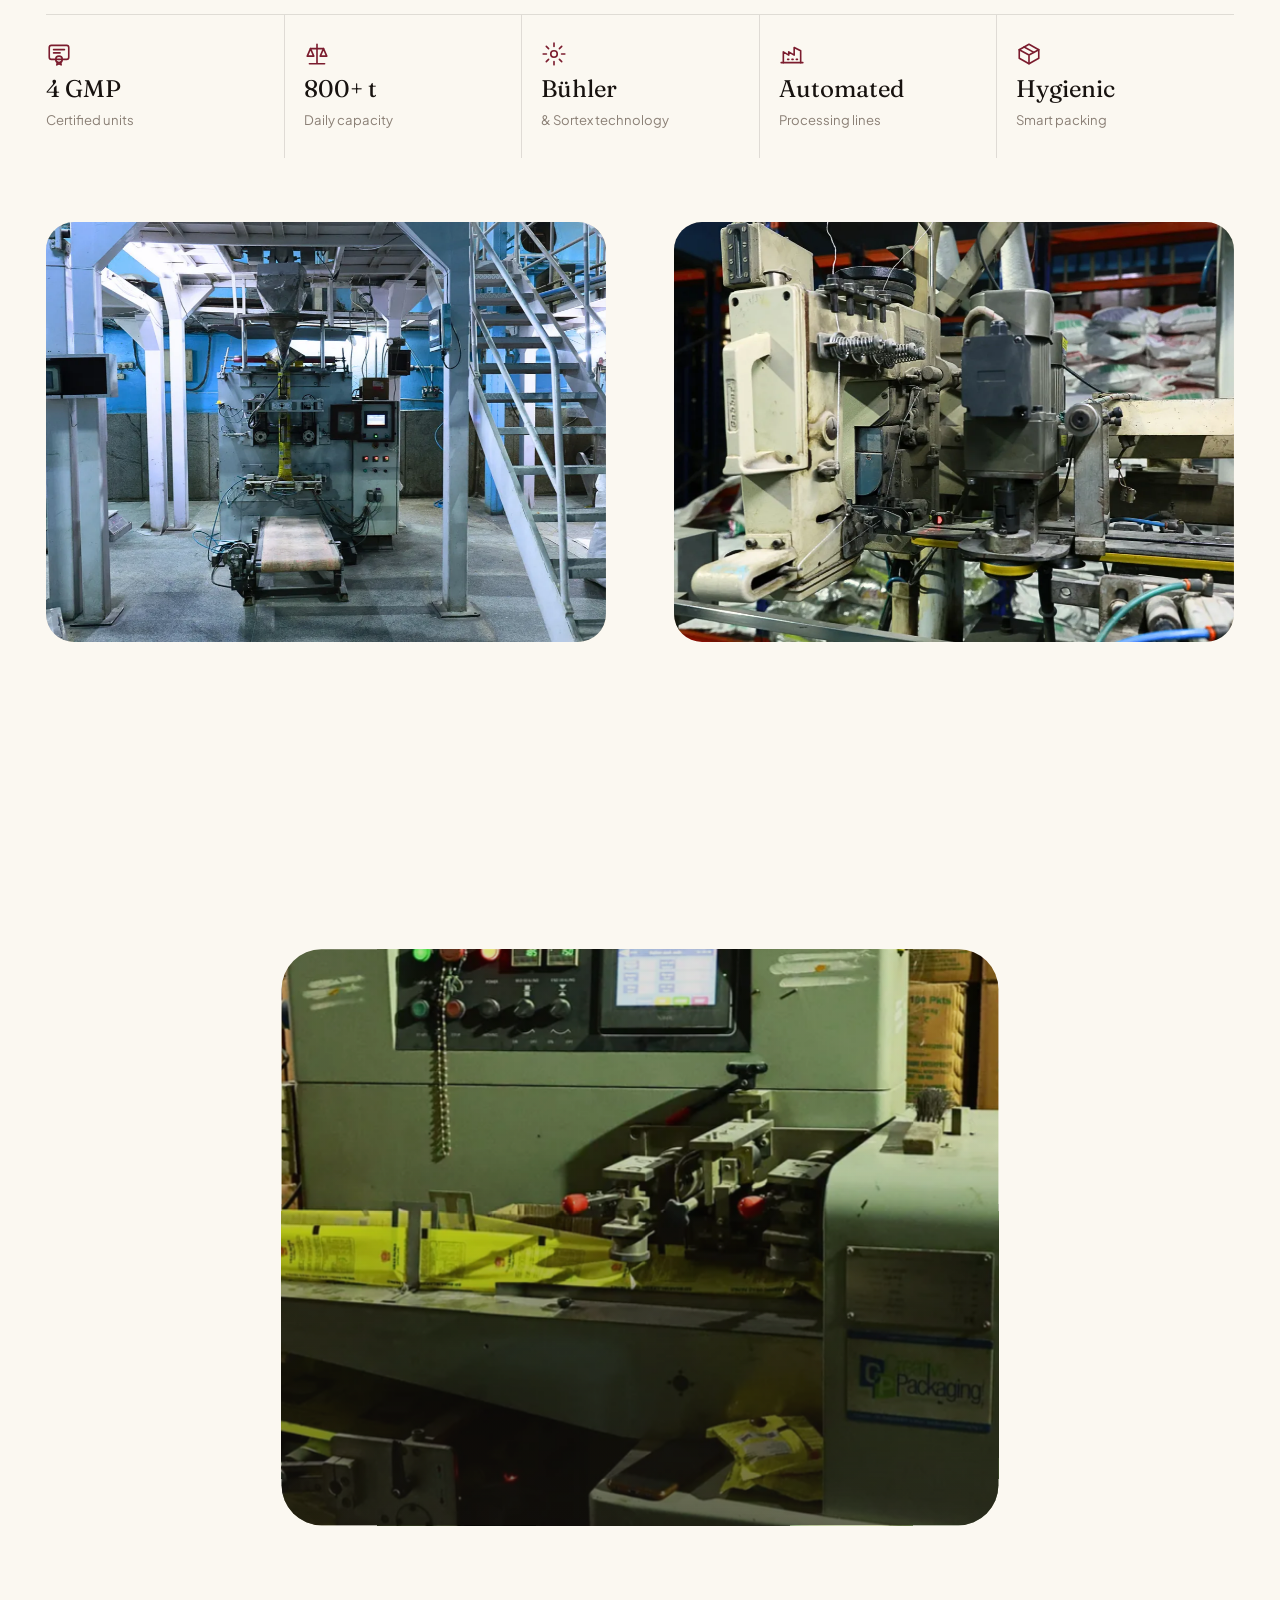
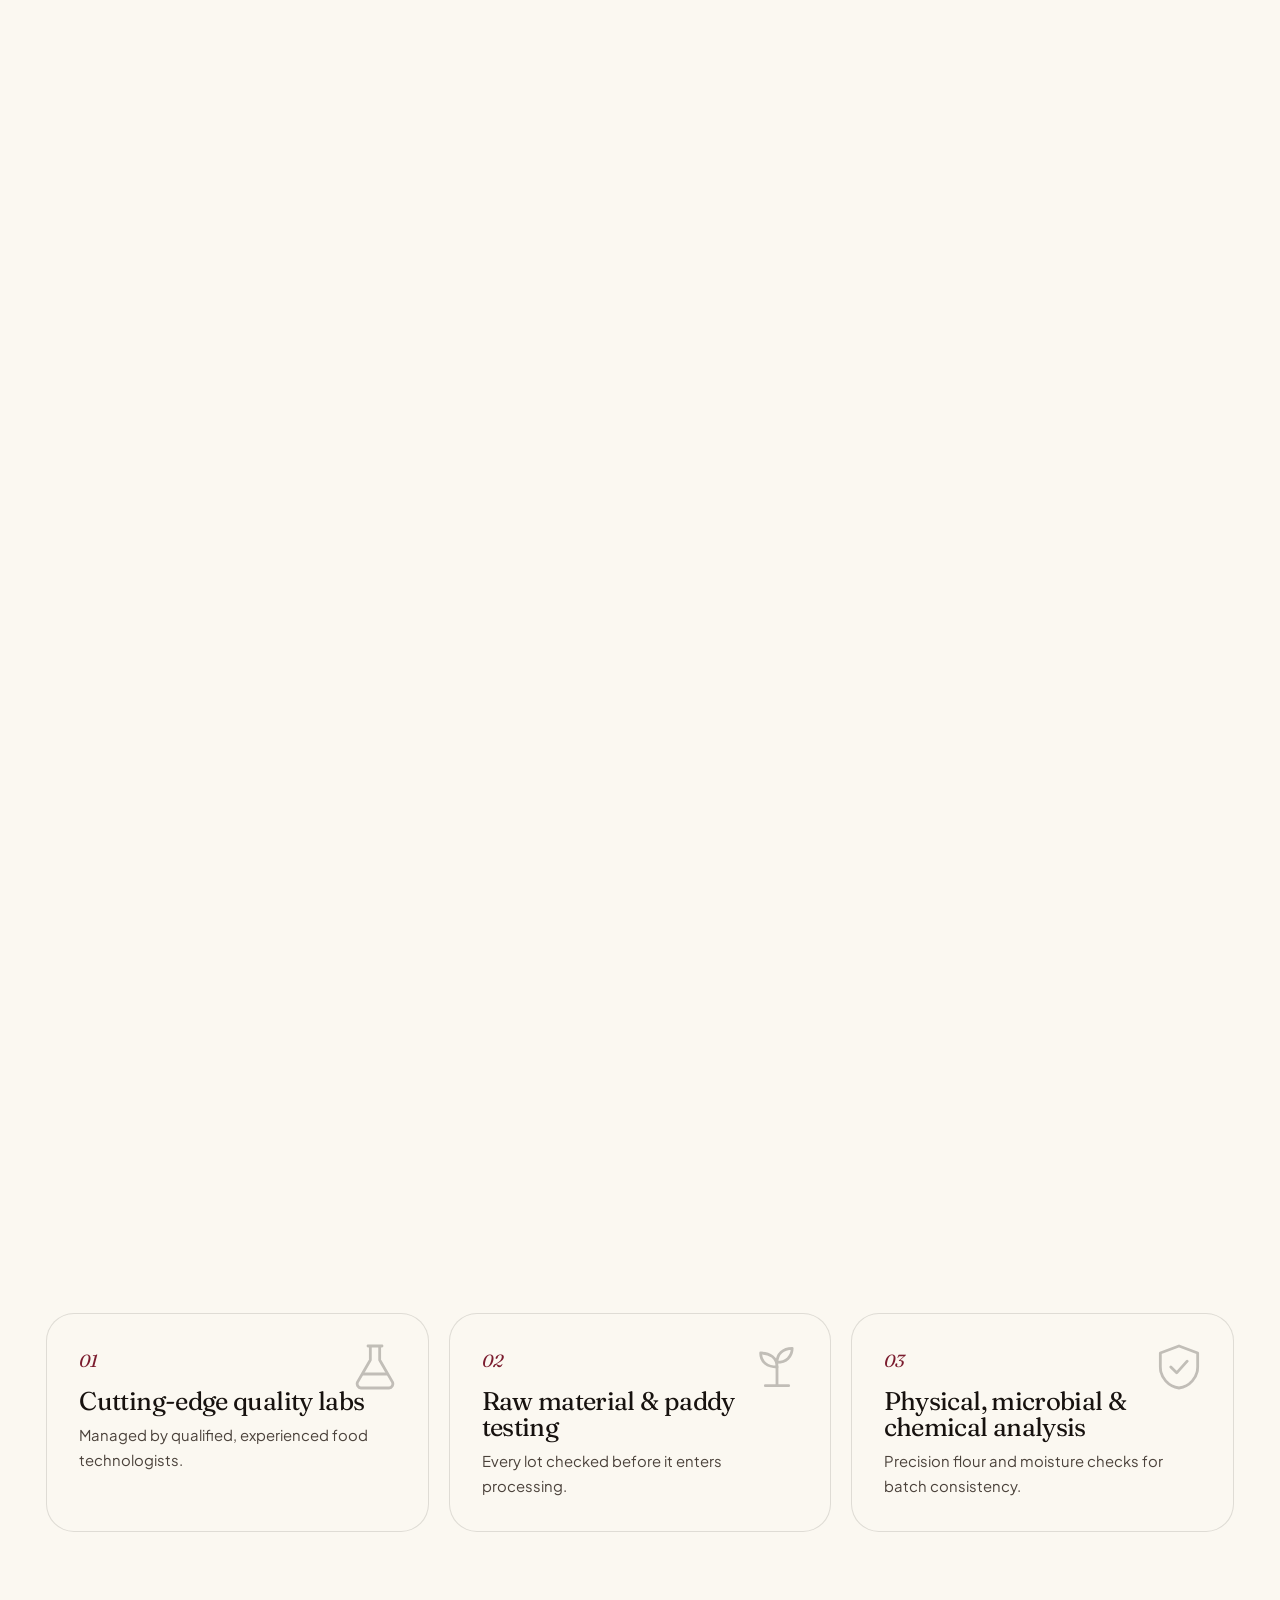
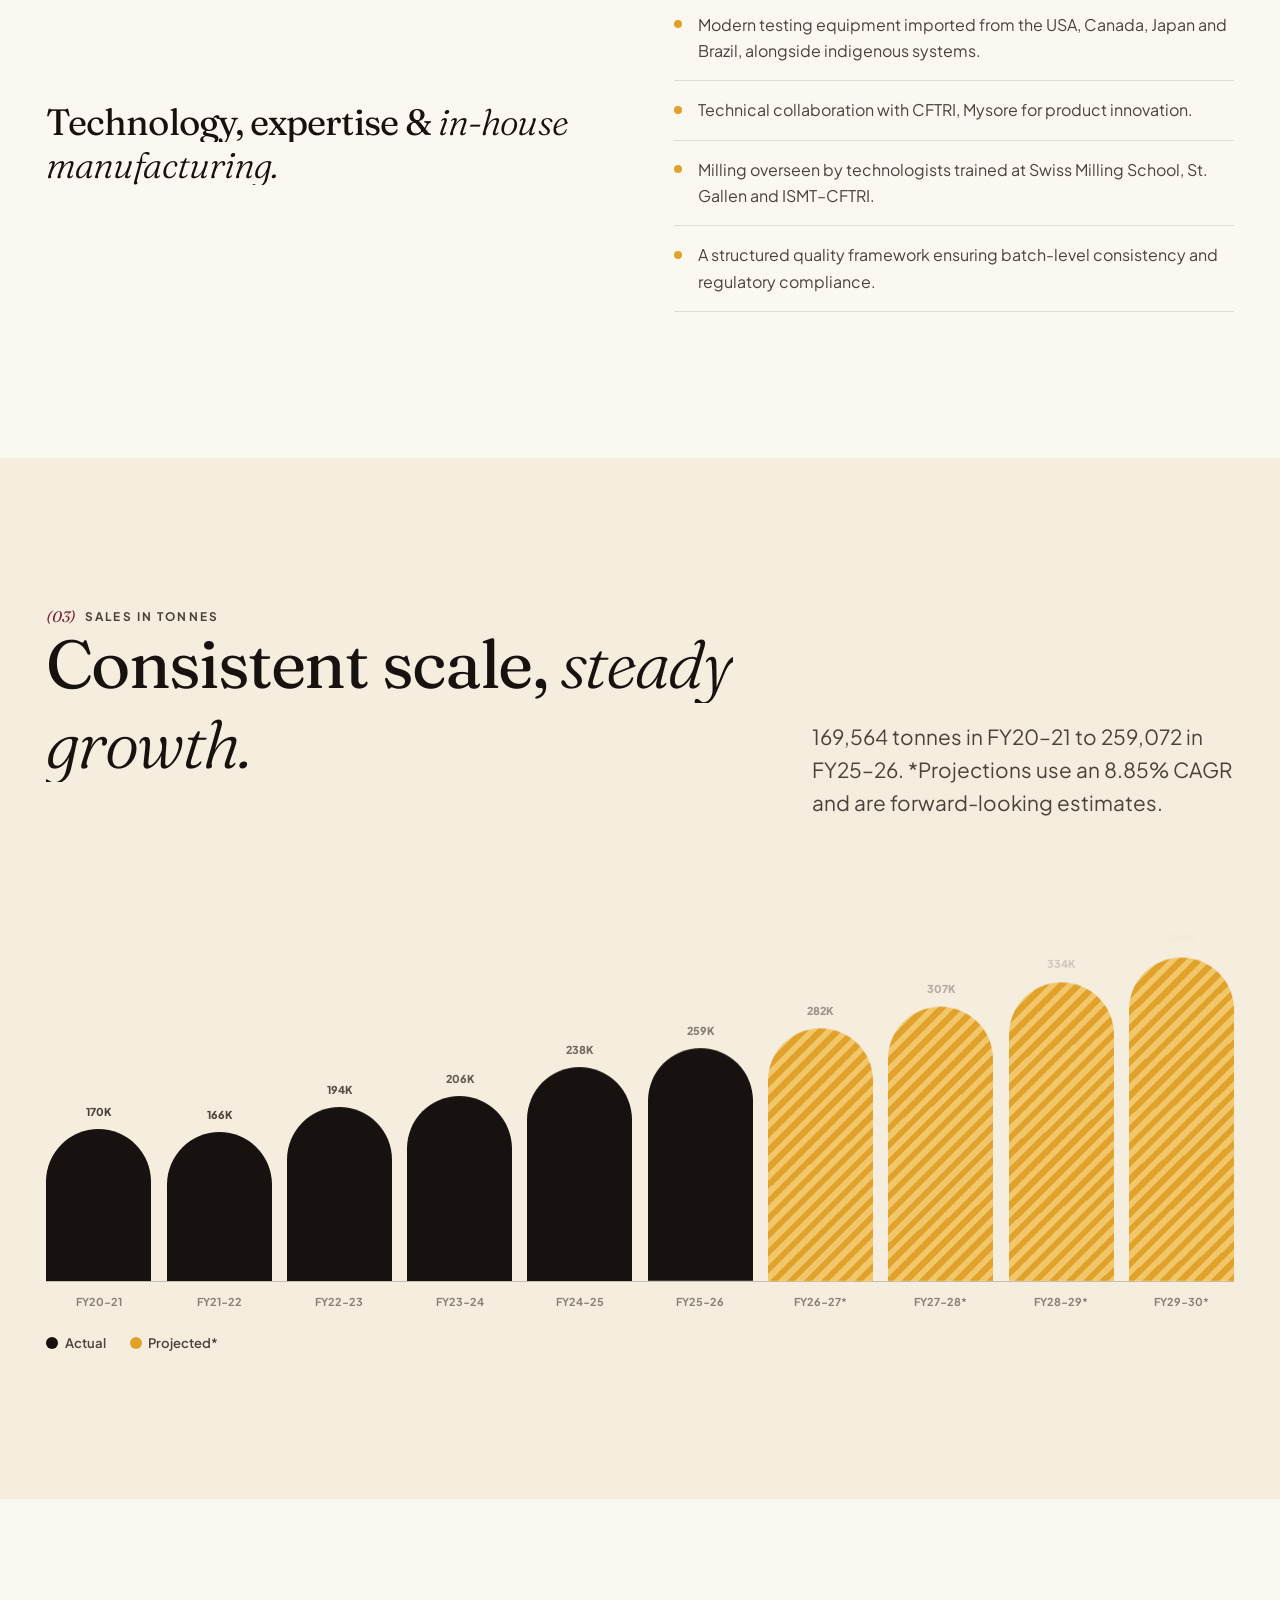
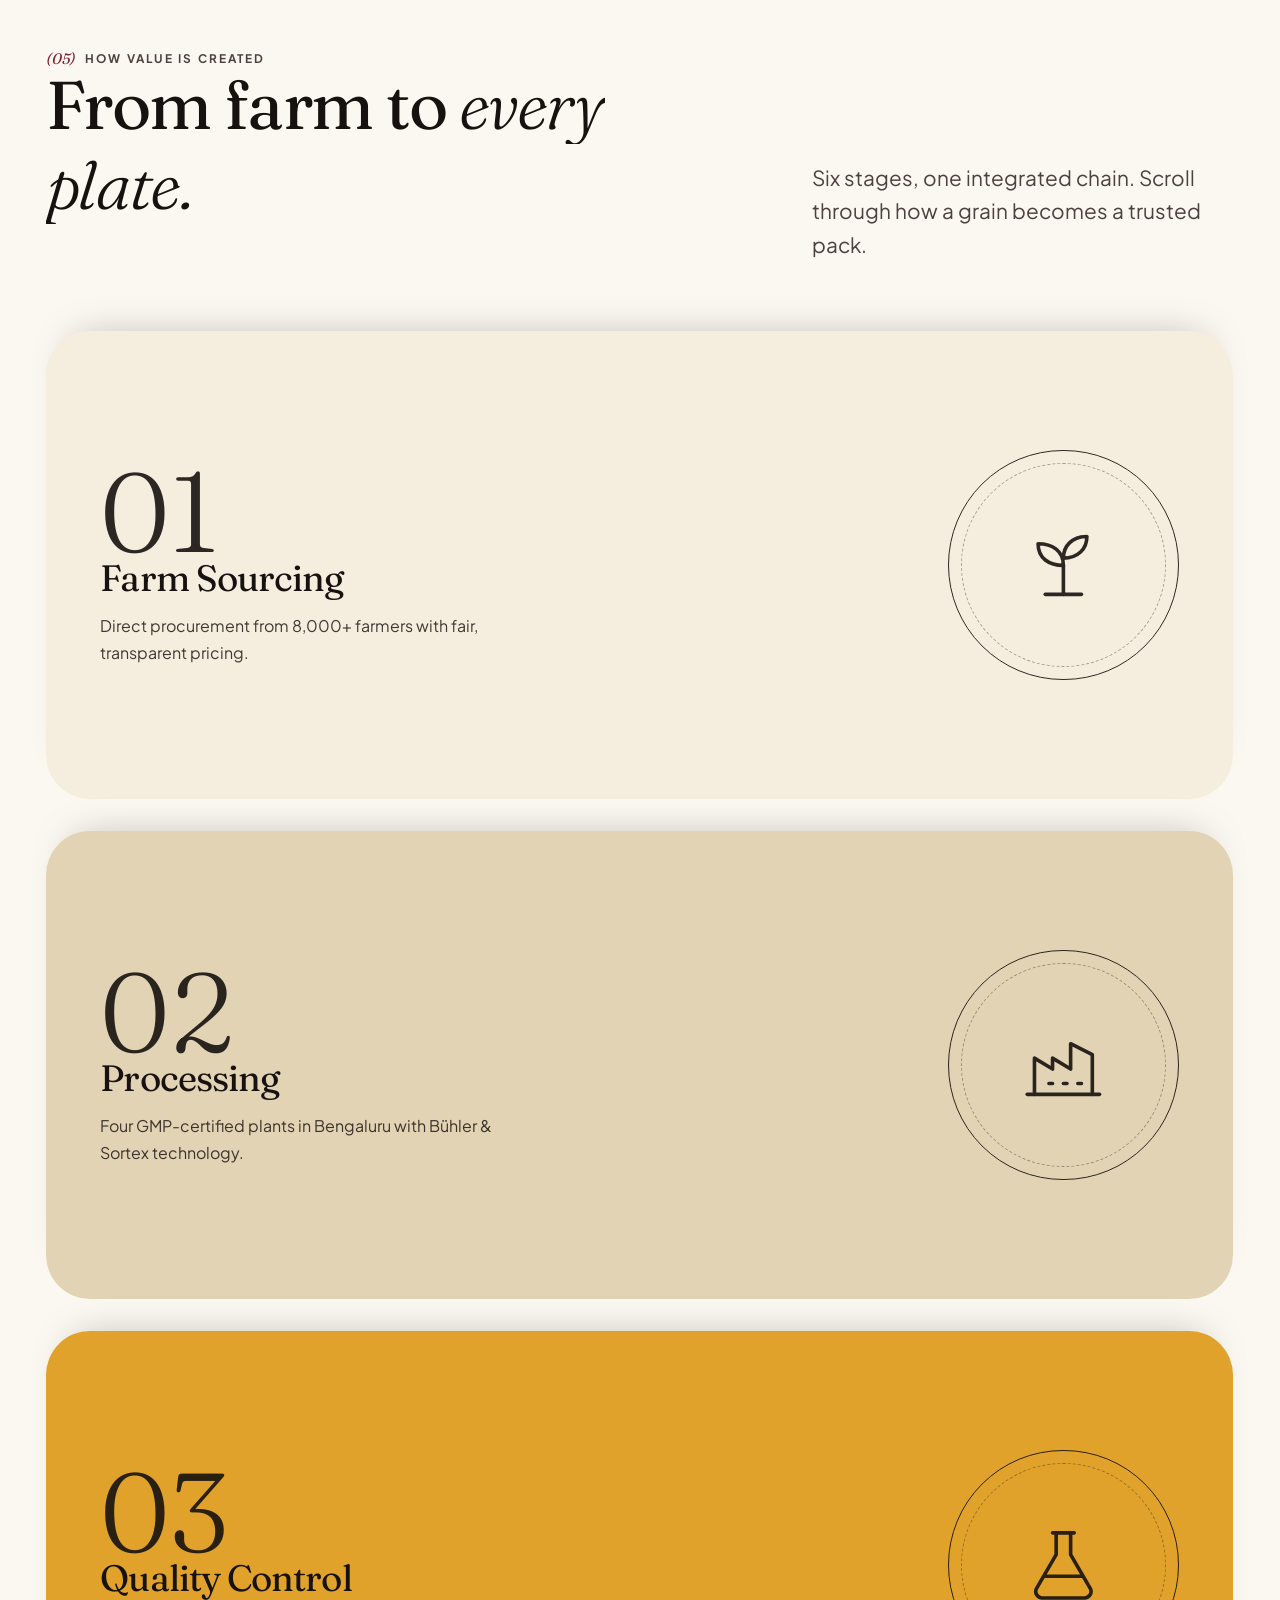
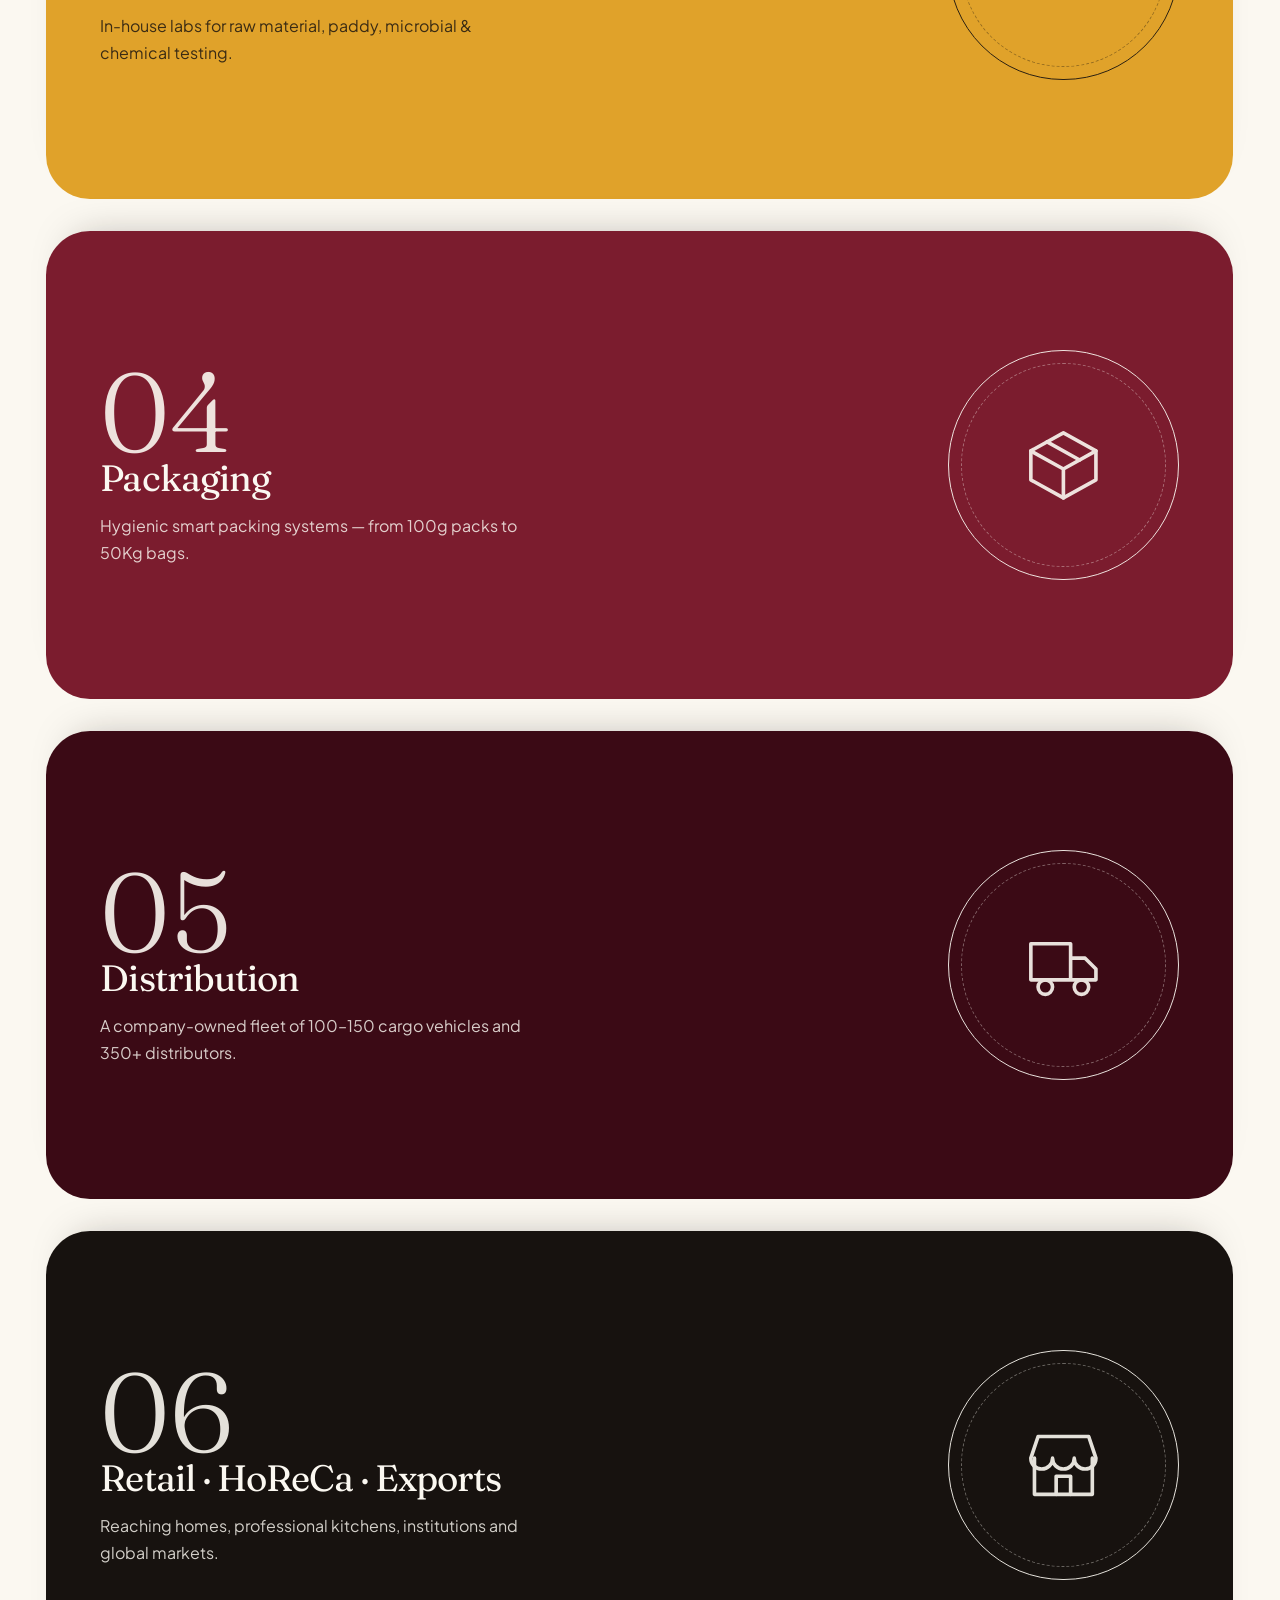
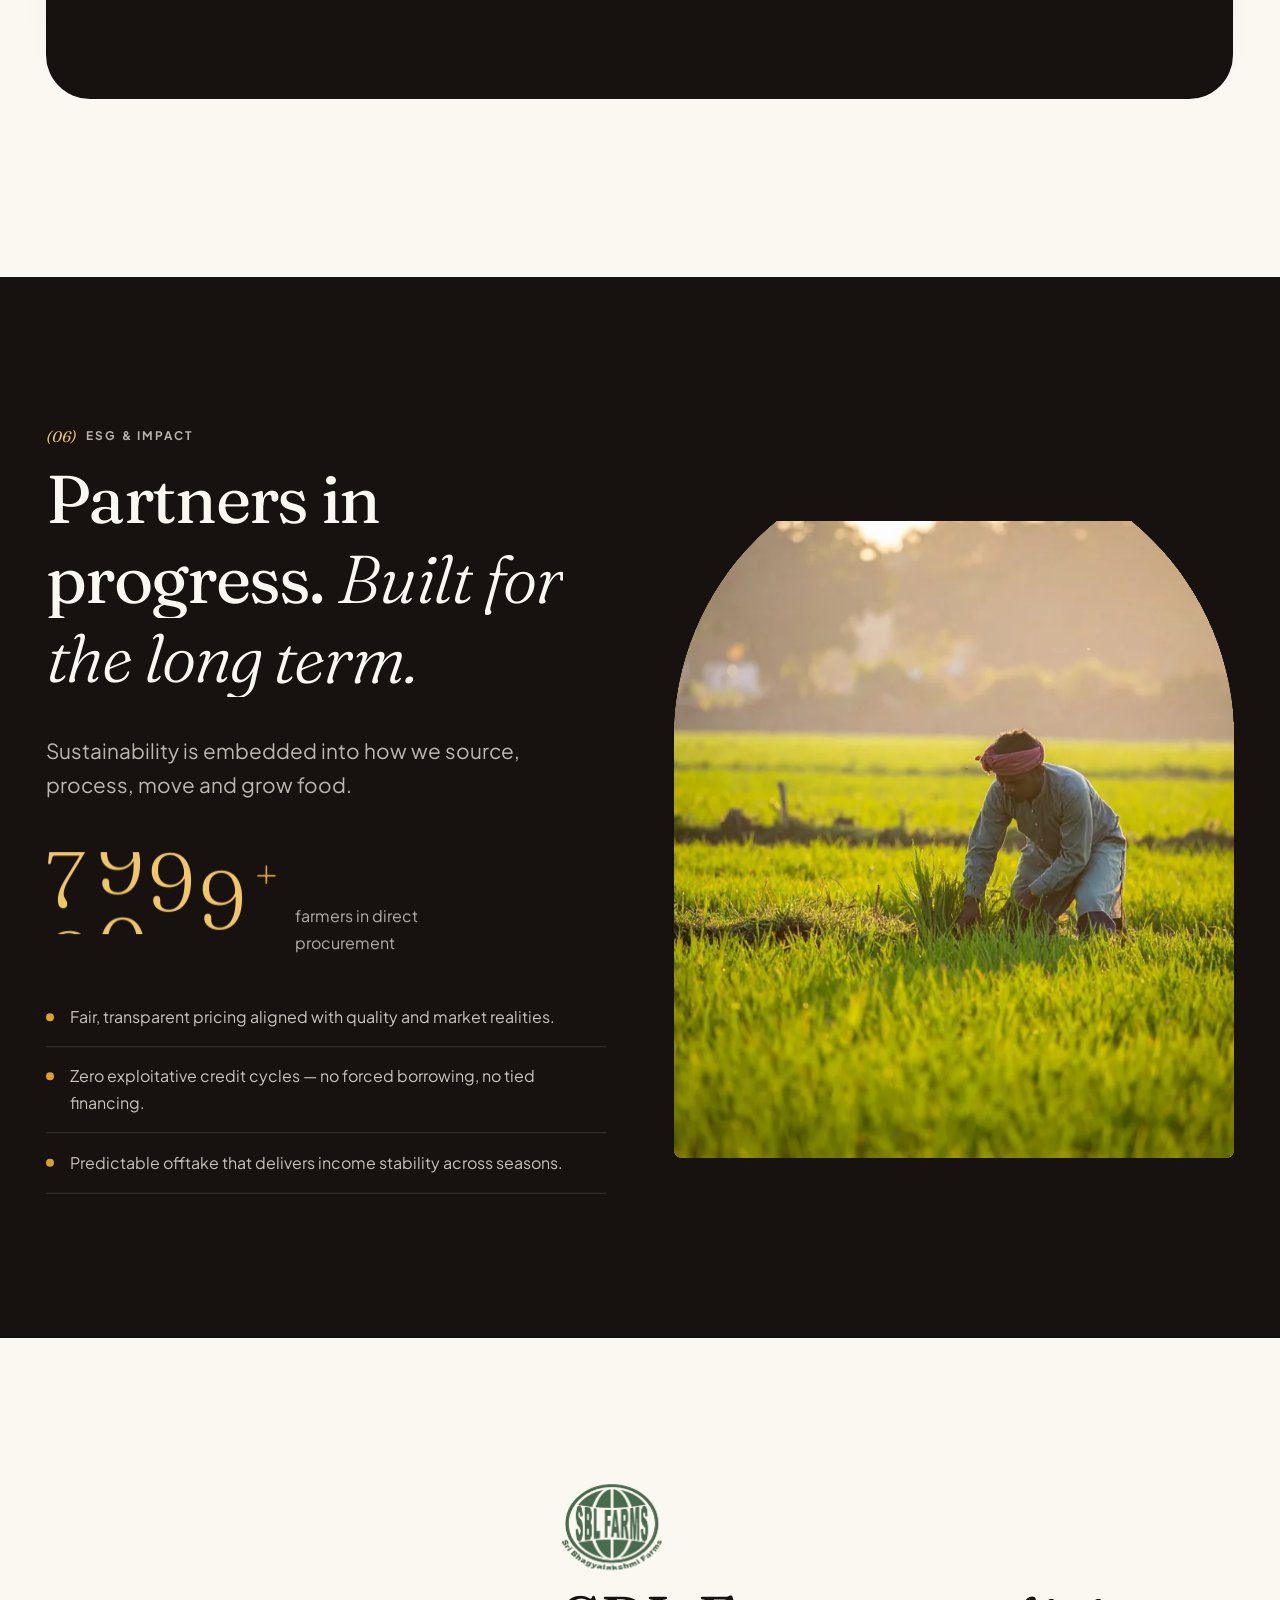
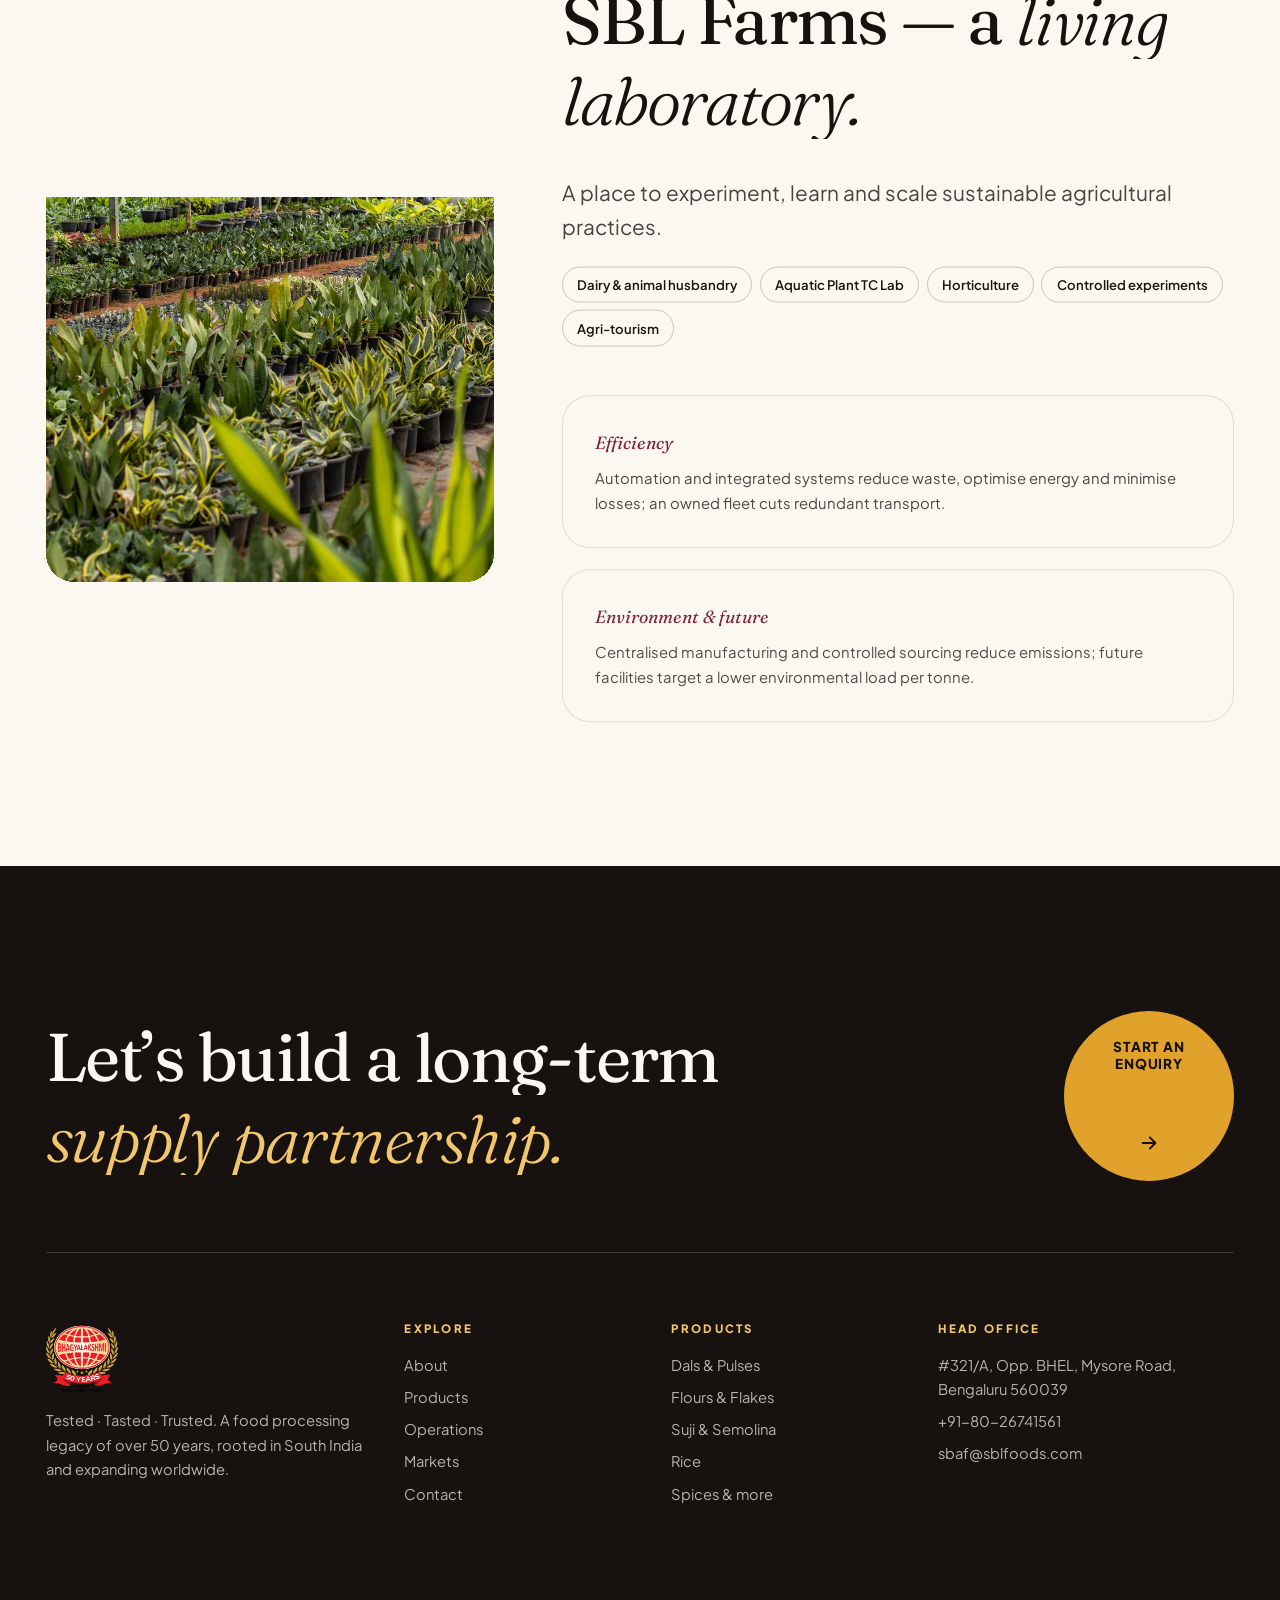
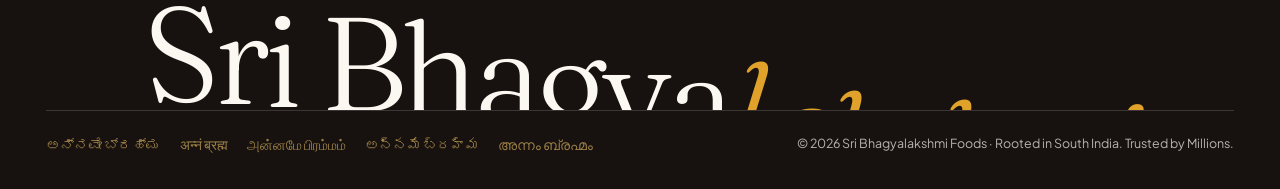
<file: operations.html>
<!DOCTYPE html>
<html lang="en" class="no-js">
<head>
<meta charset="utf-8">
<meta name="viewport" content="width=device-width, initial-scale=1, viewport-fit=cover">
<title>Operations — Sri Bhagyalakshmi Foods</title>
<meta name="description" content="GMP-certified plants, 800+ tonnes daily, Bühler &amp; Sortex technology, quality labs and ESG.">
<meta name="theme-color" content="#F5EEDF">
<meta property="og:title" content="Operations — Sri Bhagyalakshmi Foods"><meta property="og:description" content="GMP-certified plants, 800+ tonnes daily, Bühler &amp; Sortex technology, quality labs and ESG."><meta property="og:image" content="assets/img/photos/cover.webp">
<link rel="icon" type="image/png" href="assets/img/favicon.png">
<link rel="apple-touch-icon" href="assets/img/apple-touch-icon.png">
<link rel="preload" href="assets/fonts/fraunces-latin-300-normal.woff2" as="font" type="font/woff2" crossorigin>
<link rel="preload" href="assets/fonts/plus-jakarta-sans-latin-400-normal.woff2" as="font" type="font/woff2" crossorigin>
<link rel="stylesheet" href="assets/css/style.css">
<script>try{if(sessionStorage.getItem('sbl-nav')){document.documentElement.classList.add('from-nav');sessionStorage.removeItem('sbl-nav');}if(sessionStorage.getItem('sbl-visited'))document.documentElement.classList.add('visited')}catch(e){}</script>
<style>.from-nav .curtain span{transform:scaleY(1)}.from-nav .curtain__logo{opacity:1}.visited .preloader{display:none}</style>
</head>
<body>
<a class="skip" href="#main">Skip to content</a>
<div class="preloader" aria-hidden="true">
  <div class="preloader__top"><span>Sri Bhagyalakshmi Foods</span><span>Since 1972</span></div>
  <img class="preloader__logo" src="assets/img/photos/logo.webp" alt="" width="110" height="105">
  <div><div class="preloader__count">0</div><div class="preloader__bar"><span></span></div></div>
</div>
<div class="curtain" aria-hidden="true"><span></span><span></span><span></span><span></span><span></span></div>
<img class="curtain__logo" src="assets/img/photos/logo.webp" alt="" aria-hidden="true" width="90" height="86">
<div class="cursor" aria-hidden="true"><div class="cursor__ring"><span></span></div><div class="cursor__dot"></div></div>
<header class="hdr">
  <div class="wrap">
    <a class="logo" href="index.html" aria-label="Sri Bhagyalakshmi Foods home"><img src="assets/img/photos/logo.webp" alt="" width="50" height="48"><span class="logo__t"><b>Sri Bhagyalakshmi</b><small>Foods · Est. 1972</small></span></a>
    <nav class="pillnav" aria-label="Primary"><span class="pillnav__blob" aria-hidden="true"></span><ul><li><a href="index.html">Home</a></li><li><a href="about.html">About</a></li><li><a href="products.html">Products</a></li><li><a href="operations.html" aria-current="page">Operations</a></li><li><a href="markets.html">Markets</a></li><li><a href="contact.html">Contact</a></li></ul></nav>
    <div class="hdr__r">
      <a class="btn magnetic hdr__cta" href="contact.html">Enquire<span class="btn__ico"><svg class="" width="16" height="16" viewBox="0 0 24 24" fill="none" stroke="currentColor" stroke-width="2.2" stroke-linecap="round" stroke-linejoin="round" aria-hidden="true"><path d="M5 12h14M13 6l6 6-6 6"/></svg></span></a>
      <button class="burger" aria-expanded="false" aria-controls="menu" aria-label="Open menu"><i></i><i></i></button>
    </div>
  </div>
</header>
<div class="menu" id="menu" aria-hidden="true">
  <ul class="menu__list"><li><a href="index.html"><small>01</small>Home</a></li><li><a href="about.html"><small>02</small>About</a></li><li><a href="products.html"><small>03</small>Products</a></li><li><a href="operations.html" aria-current="page"><small>04</small>Operations</a></li><li><a href="markets.html"><small>05</small>Markets</a></li><li><a href="contact.html"><small>06</small>Contact</a></li></ul>
  <div class="menu__foot"><span>+91-80-26741561</span><span>sbaf@sblfoods.com</span><span>#321/A, Opp. BHEL, Mysore Road, Bengaluru</span></div>
</div>
<main id="main">
<section class="phero">
  <div class="wrap">
    <div class="phero__grid">
      <div><span class="crumb" data-hero><a href="index.html">Home</a> / Operations</span><h1>Food processing <em>at scale.</em></h1></div>
      <p class="lead" data-hero>Five decades of expertise, advanced technology and uncompromising quality controls — for Indian and global markets.</p>
    </div>
    <div class="phero__media"><img src="assets/img/photos/plant-2.webp" alt="" data-speed="0.15" style="object-position:center"></div>
  </div>
</section>
<section class="sec" id="infrastructure" aria-labelledby="in-t">
  <div class="wrap">
    <div class="head"><div><span class="label"><b>(01)</b> Infrastructure</span><h2 class="h2" id="in-t" data-split>Four plants. <em>One standard.</em></h2></div><p class="lead" data-r>State-of-the-art food processing plants in Bengaluru, built for high-volume throughput, accuracy and scalability.</p></div>
    <div class="frow" data-r>
      <div><svg class="" width="26" height="26" viewBox="0 0 24 24" fill="none" stroke="currentColor" stroke-width="1.5" stroke-linecap="round" stroke-linejoin="round" aria-hidden="true"><rect x="3" y="4" width="18" height="13" rx="2"/><circle cx="12" cy="17" r="3"/><path d="m10.5 19.5-.5 2.5 2-1 2 1-.5-2.5M7 8h10M7 11h6"/></svg><strong>4 GMP</strong><span>Certified units</span></div>
      <div><svg class="" width="26" height="26" viewBox="0 0 24 24" fill="none" stroke="currentColor" stroke-width="1.5" stroke-linecap="round" stroke-linejoin="round" aria-hidden="true"><path d="M12 3v18M5 21h14M6 7h12"/><path d="m6 7-3 7h6L6 7ZM18 7l-3 7h6l-3-7Z"/></svg><strong>800+ t</strong><span>Daily capacity</span></div>
      <div><svg class="" width="26" height="26" viewBox="0 0 24 24" fill="none" stroke="currentColor" stroke-width="1.5" stroke-linecap="round" stroke-linejoin="round" aria-hidden="true"><circle cx="12" cy="12" r="3"/><path d="M12 2v3M12 19v3M4.9 4.9 7 7M17 17l2.1 2.1M2 12h3M19 12h3M4.9 19.1 7 17M17 7l2.1-2.1"/></svg><strong>Bühler</strong><span>&amp; Sortex technology</span></div>
      <div><svg class="" width="26" height="26" viewBox="0 0 24 24" fill="none" stroke="currentColor" stroke-width="1.5" stroke-linecap="round" stroke-linejoin="round" aria-hidden="true"><path d="M2 20h20"/><path d="M4 20V10l5 3V10l5 3V6l6 3v11"/><path d="M8 17h1M12 17h1M16 17h1"/></svg><strong>Automated</strong><span>Processing lines</span></div>
      <div><svg class="" width="26" height="26" viewBox="0 0 24 24" fill="none" stroke="currentColor" stroke-width="1.5" stroke-linecap="round" stroke-linejoin="round" aria-hidden="true"><path d="M21 8 12 3 3 8v8l9 5 9-5V8Z"/><path d="M3 8l9 5 9-5M12 13v8"/><path d="m7.5 5.5 9 5"/></svg><strong>Hygienic</strong><span>Smart packing</span></div>
    </div>
    <div class="split" style="margin-top:4rem">
      <div class="media media--wide" data-r-img><img src="assets/img/photos/plant-1.webp" alt="Packaging machine" loading="lazy"></div>
      <div class="media media--wide" data-r-img><img src="assets/img/photos/plant-3.webp" alt="Processing equipment" loading="lazy"></div>
    </div>
  </div>
</section>

<section class="clipmedia" aria-labelledby="cq-t">
  <div class="clipmedia__inner"><img src="assets/img/photos/factory-packing.webp" alt="" loading="lazy"></div>
  <div class="clipmedia__text"><div class="wrap"><span class="label" style="color:rgba(251,248,241,.8)"><b style="color:var(--saffron-2)">(02)</b> Quality is engineered</span><h2 class="h2" id="cq-t">Testing, food technology <em>&amp; compliance.</em></h2><div class="clipmedia__chips"><span>Equipment from USA, Canada, Japan &amp; Brazil</span><span>CFTRI collaboration</span><span>Swiss Milling School trained</span></div></div></div>
</section>

<section class="sec" id="quality" aria-label="Quality labs">
  <div class="wrap">
    <div class="cards3"><article class="icard" data-r><span class="icard__n">01</span><span class="icard__ico"><svg class="" width="56" height="56" viewBox="0 0 24 24" fill="none" stroke="currentColor" stroke-width="1.2" stroke-linecap="round" stroke-linejoin="round" aria-hidden="true"><path d="M9 3h6M10 3v6L4.5 18.5A1.8 1.8 0 0 0 6 21h12a1.8 1.8 0 0 0 1.5-2.5L14 9V3"/><path d="M7 15h10"/></svg></span><h3>Cutting-edge quality labs</h3><p>Managed by qualified, experienced food technologists.</p></article><article class="icard" data-r><span class="icard__n">02</span><span class="icard__ico"><svg class="" width="56" height="56" viewBox="0 0 24 24" fill="none" stroke="currentColor" stroke-width="1.2" stroke-linecap="round" stroke-linejoin="round" aria-hidden="true"><path d="M7 20h10"/><path d="M12 20v-8"/><path d="M12 12c0-4-3-6-7-6 0 4 3 6 7 6Z"/><path d="M12 10c0-3.5 2.5-6 6.5-6 0 3.5-2.5 6-6.5 6Z"/></svg></span><h3>Raw material &amp; paddy testing</h3><p>Every lot checked before it enters processing.</p></article><article class="icard" data-r><span class="icard__n">03</span><span class="icard__ico"><svg class="" width="56" height="56" viewBox="0 0 24 24" fill="none" stroke="currentColor" stroke-width="1.2" stroke-linecap="round" stroke-linejoin="round" aria-hidden="true"><path d="M12 3 4 6v6c0 4.5 3.4 8.3 8 9 4.6-.7 8-4.5 8-9V6l-8-3Z"/><path d="m8.5 12 2.5 2.5 4.5-5"/></svg></span><h3>Physical, microbial &amp; chemical analysis</h3><p>Precision flour and moisture checks for batch consistency.</p></article></div>
    <div class="split" style="margin-top:4rem">
      <div><h3 class="h3" data-split>Technology, expertise &amp; <em>in-house manufacturing.</em></h3></div>
      <ul class="list-lines">
        <li data-r>Modern testing equipment imported from the USA, Canada, Japan and Brazil, alongside indigenous systems.</li>
        <li data-r>Technical collaboration with CFTRI, Mysore for product innovation.</li>
        <li data-r>Milling overseen by technologists trained at Swiss Milling School, St. Gallen and ISMT–CFTRI.</li>
        <li data-r>A structured quality framework ensuring batch-level consistency and regulatory compliance.</li>
      </ul>
    </div>
  </div>
</section>

<section class="sec sec--ivory" aria-labelledby="sl-t">
  <div class="wrap">
    <div class="head"><div><span class="label"><b>(03)</b> Sales in tonnes</span><h2 class="h2" id="sl-t" data-split>Consistent scale, <em>steady growth.</em></h2></div><p class="lead" data-r>169,564 tonnes in FY20–21 to 259,072 in FY25–26. *Projections use an 8.85% CAGR and are forward-looking estimates.</p></div>
    <div class="chart" role="img" aria-label="Sales grew from 169,564 tonnes in FY2020-21 to 259,072 in FY2025-26, projected to reach 363,705 by FY2029-30"><div class="chart__bars"><div class="bar" style="--h:42.4%"><b>170K</b><i></i></div><div class="bar" style="--h:41.4%"><b>166K</b><i></i></div><div class="bar" style="--h:48.5%"><b>194K</b><i></i></div><div class="bar" style="--h:51.6%"><b>206K</b><i></i></div><div class="bar" style="--h:59.5%"><b>238K</b><i></i></div><div class="bar" style="--h:64.8%"><b>259K</b><i></i></div><div class="bar bar--p" style="--h:70.5%"><b>282K</b><i></i></div><div class="bar bar--p" style="--h:76.7%"><b>307K</b><i></i></div><div class="bar bar--p" style="--h:83.5%"><b>334K</b><i></i></div><div class="bar bar--p" style="--h:90.9%"><b>364K</b><i></i></div></div><div class="chart__x"><span>FY20-21</span><span>FY21-22</span><span>FY22-23</span><span>FY23-24</span><span>FY24-25</span><span>FY25-26</span><span>FY26-27*</span><span>FY27-28*</span><span>FY28-29*</span><span>FY29-30*</span></div><div class="chart__lg"><span><i></i>Actual</span><span><i class="p"></i>Projected*</span></div></div>
  </div>
</section>

<section class="sec" id="process" aria-labelledby="proc-t">
  <div class="wrap">
    <div class="head"><div><span class="label"><b>(05)</b> How value is created</span><h2 class="h2" id="proc-t" data-split>From farm to <em>every plate.</em></h2></div><p class="lead" data-r>Six stages, one integrated chain. Scroll through how a grain becomes a trusted pack.</p></div>
    <div class="stack"><article class="scard" style="--i:0;--bg:var(--ivory);--fg:var(--ink)">
  <div><div class="scard__n">01</div><h3>Farm Sourcing</h3><p>Direct procurement from 8,000+ farmers with fair, transparent pricing.</p></div>
  <div class="scard__ico"><svg class="" width="80" height="80" viewBox="0 0 24 24" fill="none" stroke="currentColor" stroke-width="1" stroke-linecap="round" stroke-linejoin="round" aria-hidden="true"><path d="M7 20h10"/><path d="M12 20v-8"/><path d="M12 12c0-4-3-6-7-6 0 4 3 6 7 6Z"/><path d="M12 10c0-3.5 2.5-6 6.5-6 0 3.5-2.5 6-6.5 6Z"/></svg></div>
</article><article class="scard" style="--i:1;--bg:var(--sand);--fg:var(--ink)">
  <div><div class="scard__n">02</div><h3>Processing</h3><p>Four GMP-certified plants in Bengaluru with Bühler &amp; Sortex technology.</p></div>
  <div class="scard__ico"><svg class="" width="80" height="80" viewBox="0 0 24 24" fill="none" stroke="currentColor" stroke-width="1" stroke-linecap="round" stroke-linejoin="round" aria-hidden="true"><path d="M2 20h20"/><path d="M4 20V10l5 3V10l5 3V6l6 3v11"/><path d="M8 17h1M12 17h1M16 17h1"/></svg></div>
</article><article class="scard" style="--i:2;--bg:var(--saffron);--fg:var(--ink)">
  <div><div class="scard__n">03</div><h3>Quality Control</h3><p>In-house labs for raw material, paddy, microbial &amp; chemical testing.</p></div>
  <div class="scard__ico"><svg class="" width="80" height="80" viewBox="0 0 24 24" fill="none" stroke="currentColor" stroke-width="1" stroke-linecap="round" stroke-linejoin="round" aria-hidden="true"><path d="M9 3h6M10 3v6L4.5 18.5A1.8 1.8 0 0 0 6 21h12a1.8 1.8 0 0 0 1.5-2.5L14 9V3"/><path d="M7 15h10"/></svg></div>
</article><article class="scard" style="--i:3;--bg:var(--wine);--fg:var(--paper)">
  <div><div class="scard__n">04</div><h3>Packaging</h3><p>Hygienic smart packing systems — from 100g packs to 50Kg bags.</p></div>
  <div class="scard__ico"><svg class="" width="80" height="80" viewBox="0 0 24 24" fill="none" stroke="currentColor" stroke-width="1" stroke-linecap="round" stroke-linejoin="round" aria-hidden="true"><path d="M21 8 12 3 3 8v8l9 5 9-5V8Z"/><path d="M3 8l9 5 9-5M12 13v8"/><path d="m7.5 5.5 9 5"/></svg></div>
</article><article class="scard" style="--i:4;--bg:var(--wine-3);--fg:var(--paper)">
  <div><div class="scard__n">05</div><h3>Distribution</h3><p>A company-owned fleet of 100–150 cargo vehicles and 350+ distributors.</p></div>
  <div class="scard__ico"><svg class="" width="80" height="80" viewBox="0 0 24 24" fill="none" stroke="currentColor" stroke-width="1" stroke-linecap="round" stroke-linejoin="round" aria-hidden="true"><path d="M3 6h11v10H3zM14 10h4l3 3v3h-7z"/><circle cx="7" cy="18" r="2"/><circle cx="17" cy="18" r="2"/></svg></div>
</article><article class="scard" style="--i:5;--bg:var(--ink);--fg:var(--paper)">
  <div><div class="scard__n">06</div><h3>Retail · HoReCa · Exports</h3><p>Reaching homes, professional kitchens, institutions and global markets.</p></div>
  <div class="scard__ico"><svg class="" width="80" height="80" viewBox="0 0 24 24" fill="none" stroke="currentColor" stroke-width="1" stroke-linecap="round" stroke-linejoin="round" aria-hidden="true"><path d="M4 10v10h16V10"/><path d="M3 10 5 4h14l2 6c0 1.7-1.3 3-3 3s-3-1.3-3-3c0 1.7-1.3 3-3 3s-3-1.3-3-3c0 1.7-1.3 3-3 3s-3-1.3-3-3Z"/><path d="M10 20v-5h4v5"/></svg></div>
</article></div>
  </div>
</section>

<section class="sec sec--ink" id="sustainability" aria-labelledby="es-t">
  <div class="wrap">
    <div class="split">
      <div>
        <span class="label"><b>(06)</b> ESG &amp; impact</span>
        <h2 class="h2" id="es-t" data-split style="margin-top:1rem">Partners in progress. <em>Built for the long term.</em></h2>
        <p class="lead" data-r>Sustainability is embedded into how we source, process, move and grow food.</p>
        <div data-r style="display:flex;align-items:baseline;gap:1rem;margin:2rem 0"><span class="odo" data-odo="8000" style="color:var(--saffron-2)">8000+</span><span style="max-width:220px;color:rgba(251,248,241,.7)">farmers in direct procurement</span></div>
        <ul class="list-lines"><li data-r>Fair, transparent pricing aligned with quality and market realities.</li><li data-r>Zero exploitative credit cycles — no forced borrowing, no tied financing.</li><li data-r>Predictable offtake that delivers income stability across seasons.</li></ul>
      </div>
      <div class="media media--tall media--arch" data-r-img><img src="assets/img/photos/farmer.webp" alt="Farmer in a paddy field" loading="lazy"></div>
    </div>
  </div>
</section>

<section class="sec" aria-labelledby="fm-t">
  <div class="wrap split split--r">
    <div class="media media--tall" data-r-img><img src="assets/img/photos/sbl-farms-nursery.webp" alt="SBL Farms nursery" loading="lazy"></div>
    <div>
      <img src="assets/img/photos/sbl-farms-logo.webp" alt="SBL Farms" width="100" loading="lazy" data-r>
      <h2 class="h2" id="fm-t" data-split style="margin-top:1rem">SBL Farms — a <em>living laboratory.</em></h2>
      <p class="lead" data-r>A place to experiment, learn and scale sustainable agricultural practices.</p>
      <div class="tags" data-r><span>Dairy &amp; animal husbandry</span><span>Aquatic Plant TC Lab</span><span>Horticulture</span><span>Controlled experiments</span><span>Agri-tourism</span></div>
      <div class="cards3" style="margin-top:3rem;grid-template-columns:1fr">
        <article class="icard" data-r><span class="icard__n">Efficiency</span><p style="margin-top:.6rem">Automation and integrated systems reduce waste, optimise energy and minimise losses; an owned fleet cuts redundant transport.</p></article>
        <article class="icard" data-r><span class="icard__n">Environment &amp; future</span><p style="margin-top:.6rem">Centralised manufacturing and controlled sourcing reduce emissions; future facilities target a lower environmental load per tonne.</p></article>
      </div>
    </div>
  </div>
</section>

</main>
<footer class="ftr">
  <div class="wrap">
    <div class="ftr__cta">
      <h2 data-split>Let’s build a long-term <em>supply partnership.</em></h2>
      <div class="ftr__cta-r"><a class="bigcircle magnetic" href="contact.html" data-cursor="Talk">START AN<br>ENQUIRY<svg class="" width="22" height="22" viewBox="0 0 24 24" fill="none" stroke="currentColor" stroke-width="2" stroke-linecap="round" stroke-linejoin="round" aria-hidden="true"><path d="M5 12h14M13 6l6 6-6 6"/></svg></a></div>
    </div>
    <div class="ftr__grid">
      <div><img src="assets/img/photos/logo.webp" alt="Sri Bhagyalakshmi" width="72" height="69" loading="lazy" style="margin-bottom:1rem"><p style="max-width:320px;font-size:.92rem">Tested · Tasted · Trusted. A food processing legacy of over 50 years, rooted in South India and expanding worldwide.</p></div>
      <div><h4>Explore</h4><ul><li><a href="about.html">About</a></li><li><a href="products.html">Products</a></li><li><a href="operations.html">Operations</a></li><li><a href="markets.html">Markets</a></li><li><a href="contact.html">Contact</a></li></ul></div>
      <div><h4>Products</h4><ul><li><a href="products.html#dals">Dals &amp; Pulses</a></li><li><a href="products.html#flours">Flours &amp; Flakes</a></li><li><a href="products.html#suji">Suji &amp; Semolina</a></li><li><a href="products.html#rice">Rice</a></li><li><a href="products.html#ranges">Spices &amp; more</a></li></ul></div>
      <div><h4>Head Office</h4><ul><li>#321/A, Opp. BHEL, Mysore Road,<br>Bengaluru 560039</li><li><a href="tel:+918026741561">+91-80-26741561</a></li><li><a href="mailto:sbaf@sblfoods.com">sbaf@sblfoods.com</a></li></ul></div>
    </div>
  </div>
  <div class="ftr__word-wrap"><div class="ftr__word" aria-hidden="true">Sri Bhagya<em>lakshmi</em></div></div>
  <div class="wrap">
    <div class="ftr__bar">
      <div class="ftr__langs"><span lang="kn">ಅನ್ನವೇ ಬ್ರಹ್ಮ</span><span lang="hi">अन्नं ब्रह्म</span><span lang="ta">அன்னமே பிரம்மம்</span><span lang="te">అన్నమే బ్రహ్మ</span><span lang="ml">അന്നം ബ്രഹ്മം</span></div>
      <span>© <span data-year>2026</span> Sri Bhagyalakshmi Foods · Rooted in South India. Trusted by Millions.</span>
    </div>
  </div>
</footer>
<script src="assets/js/vendor/gsap.min.js" defer></script>
<script src="assets/js/vendor/ScrollTrigger.min.js" defer></script>
<script src="assets/js/vendor/lenis.min.js" defer></script>
<script src="assets/js/app.js" defer></script>

</body>
</html>
</file>
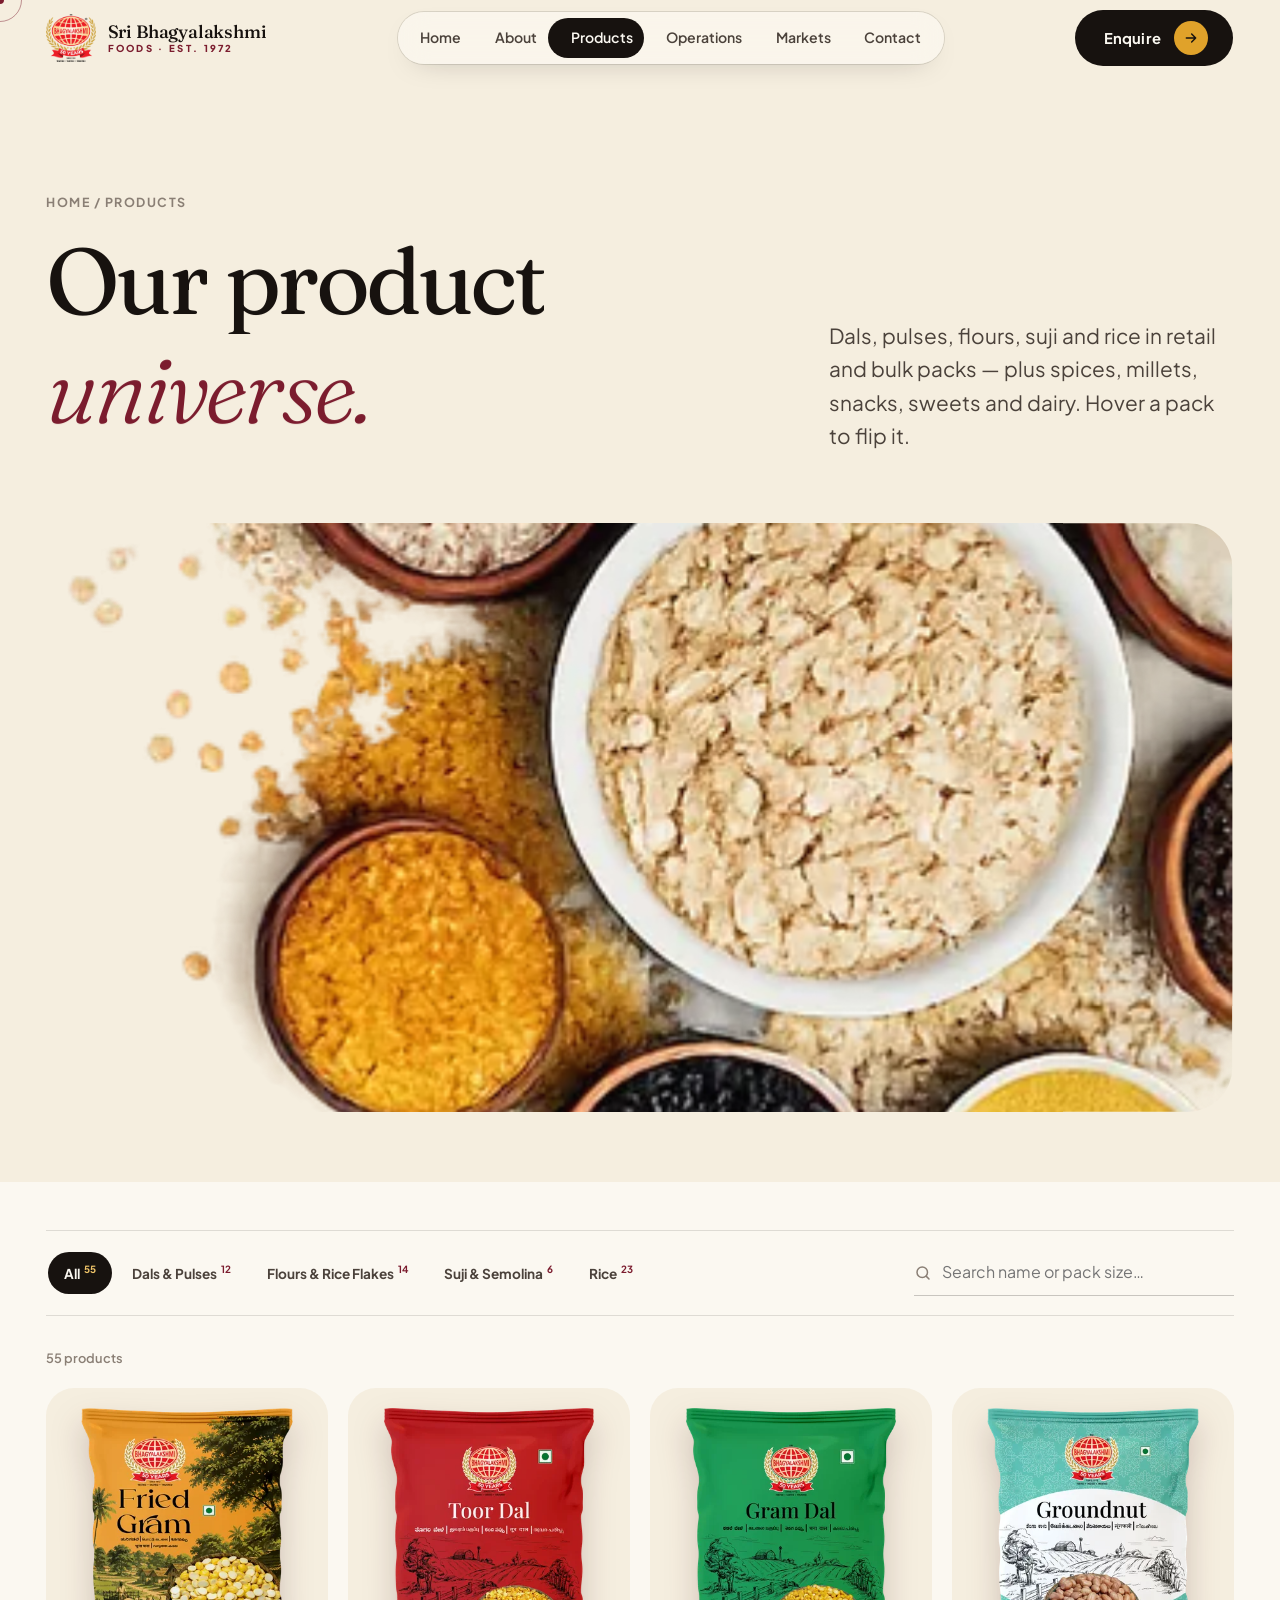
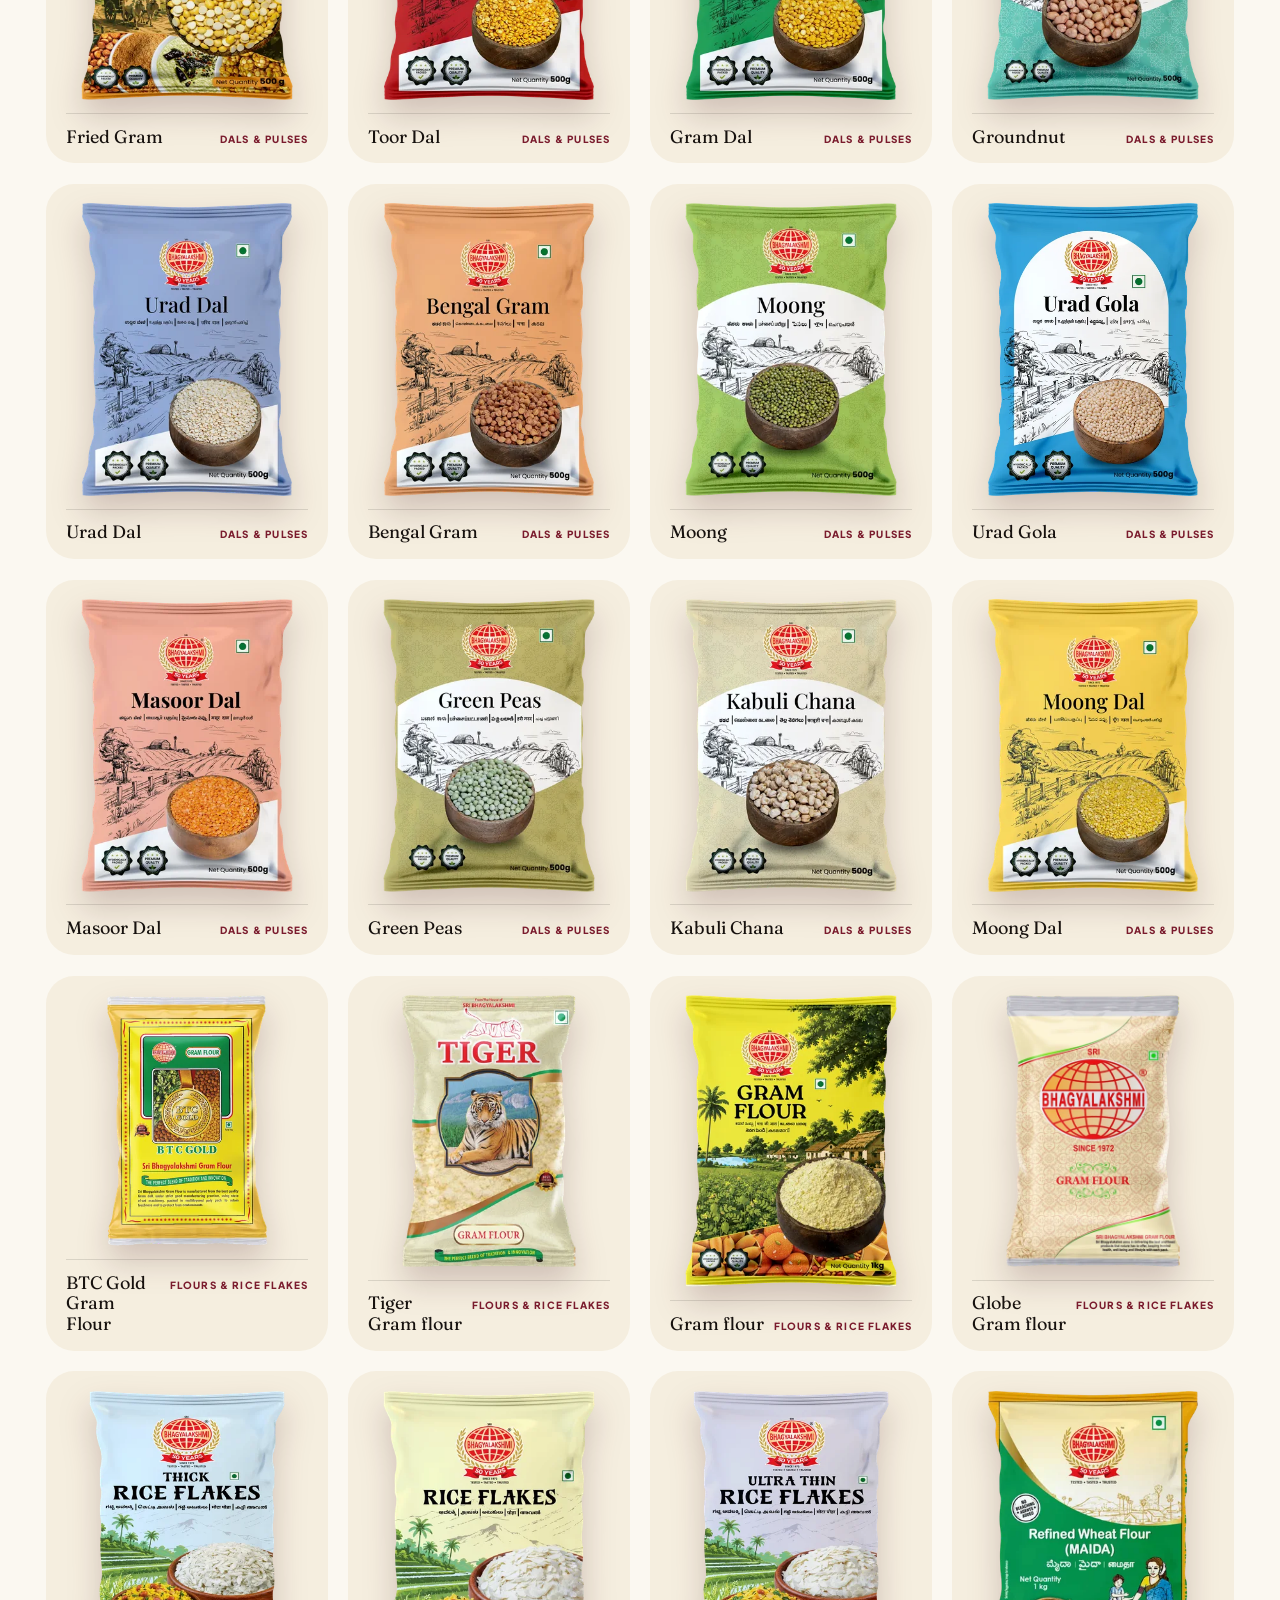
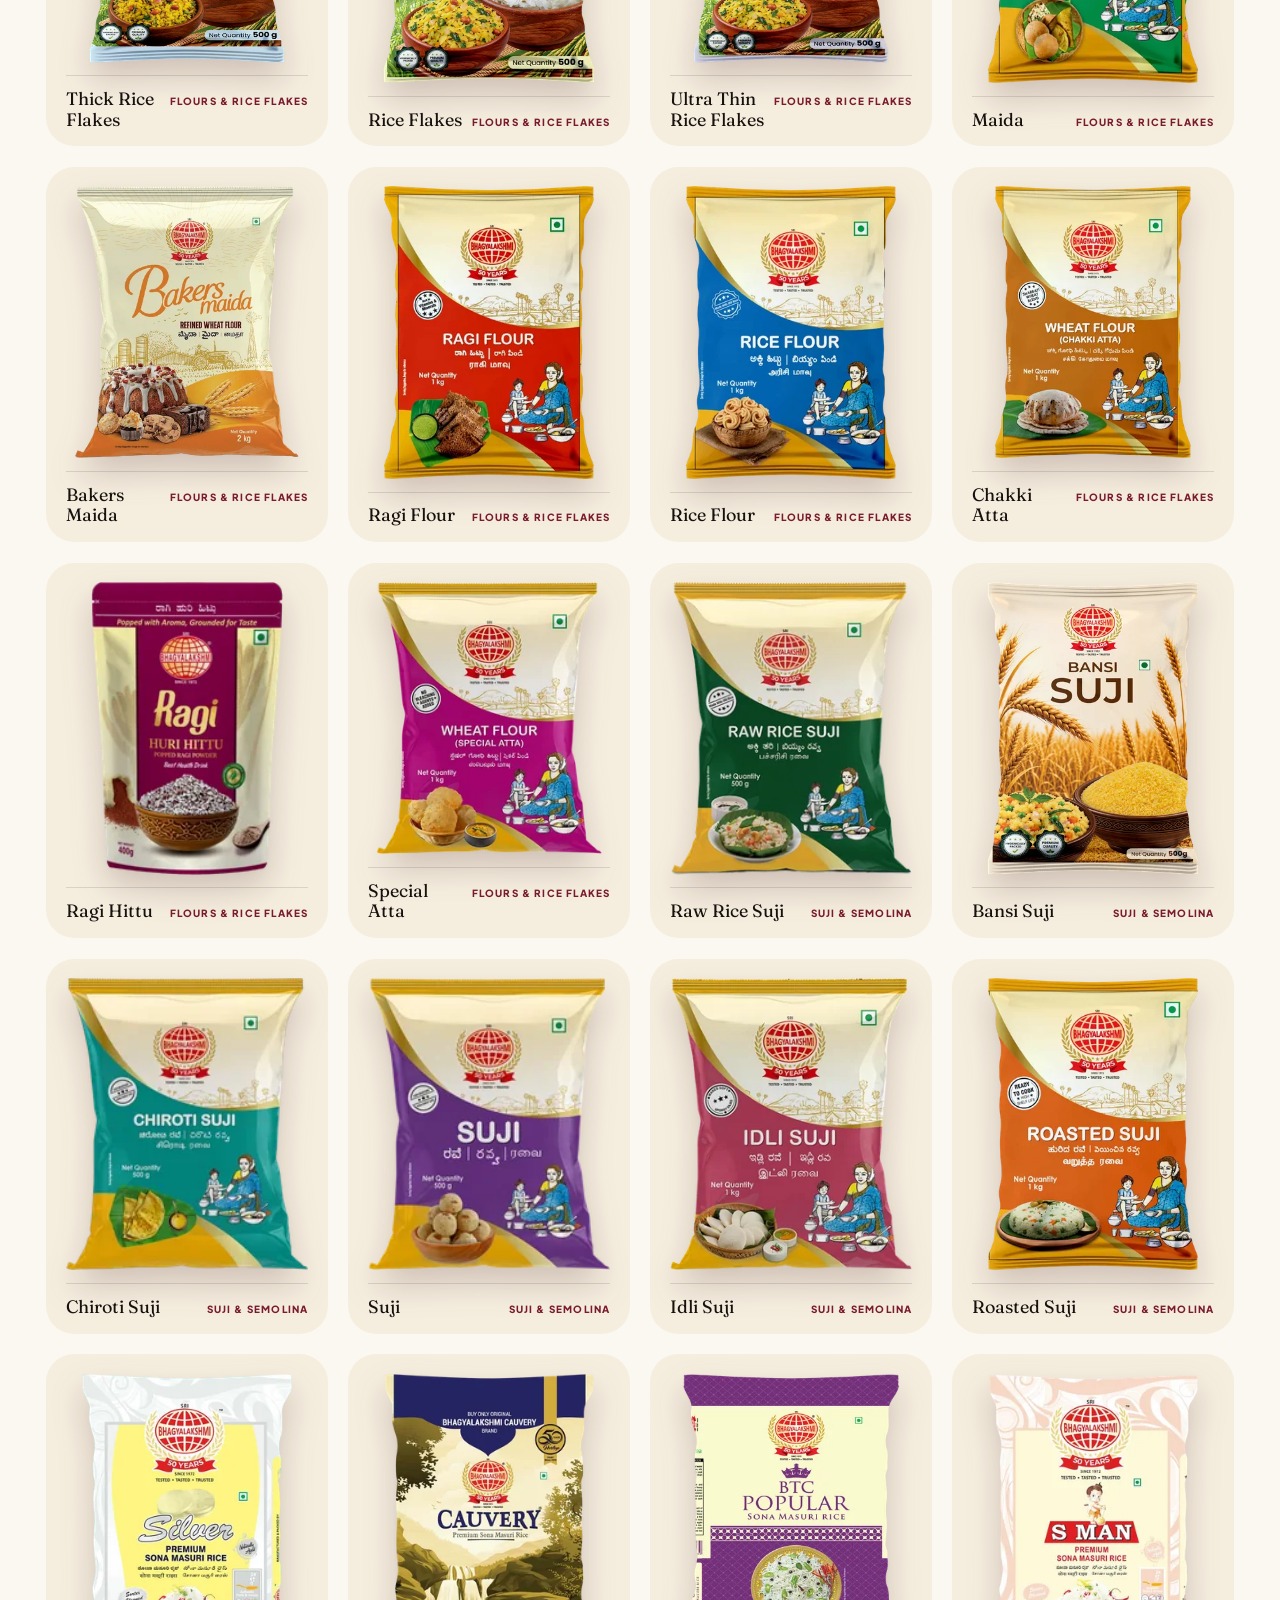
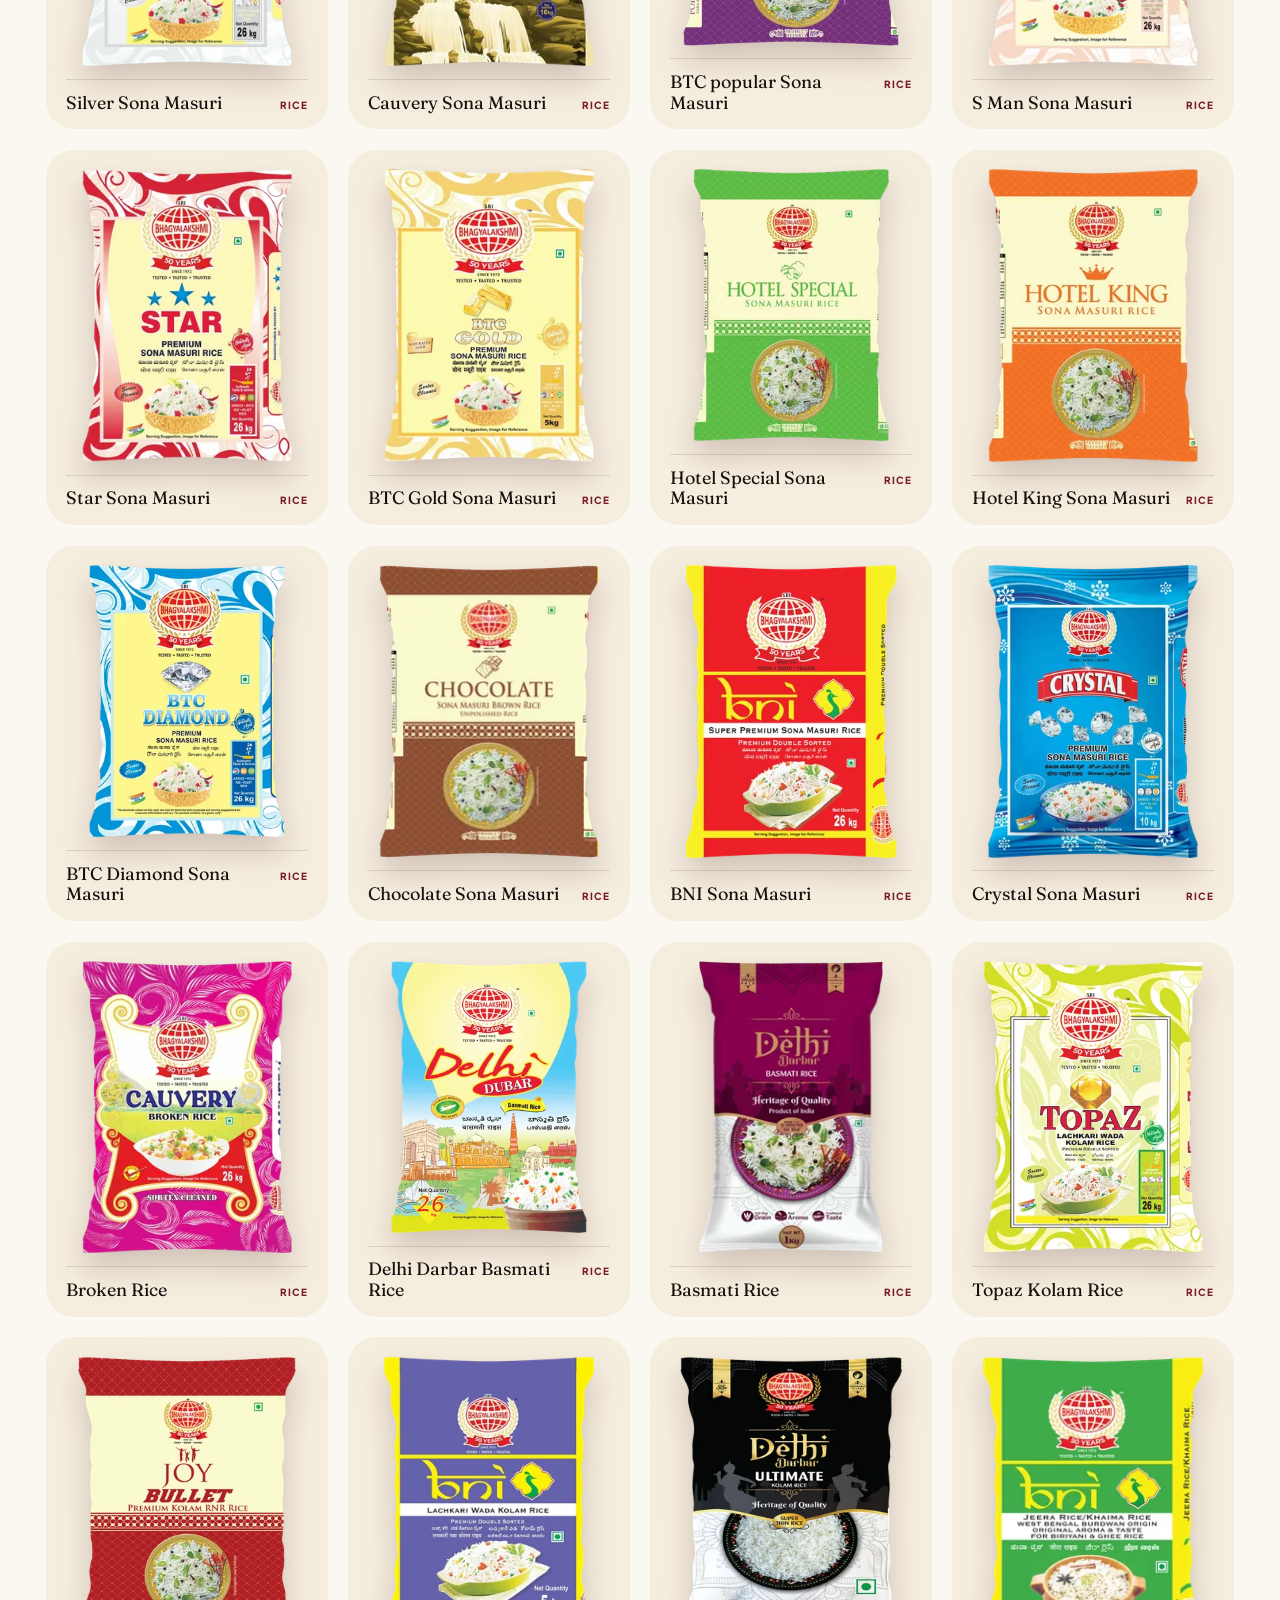
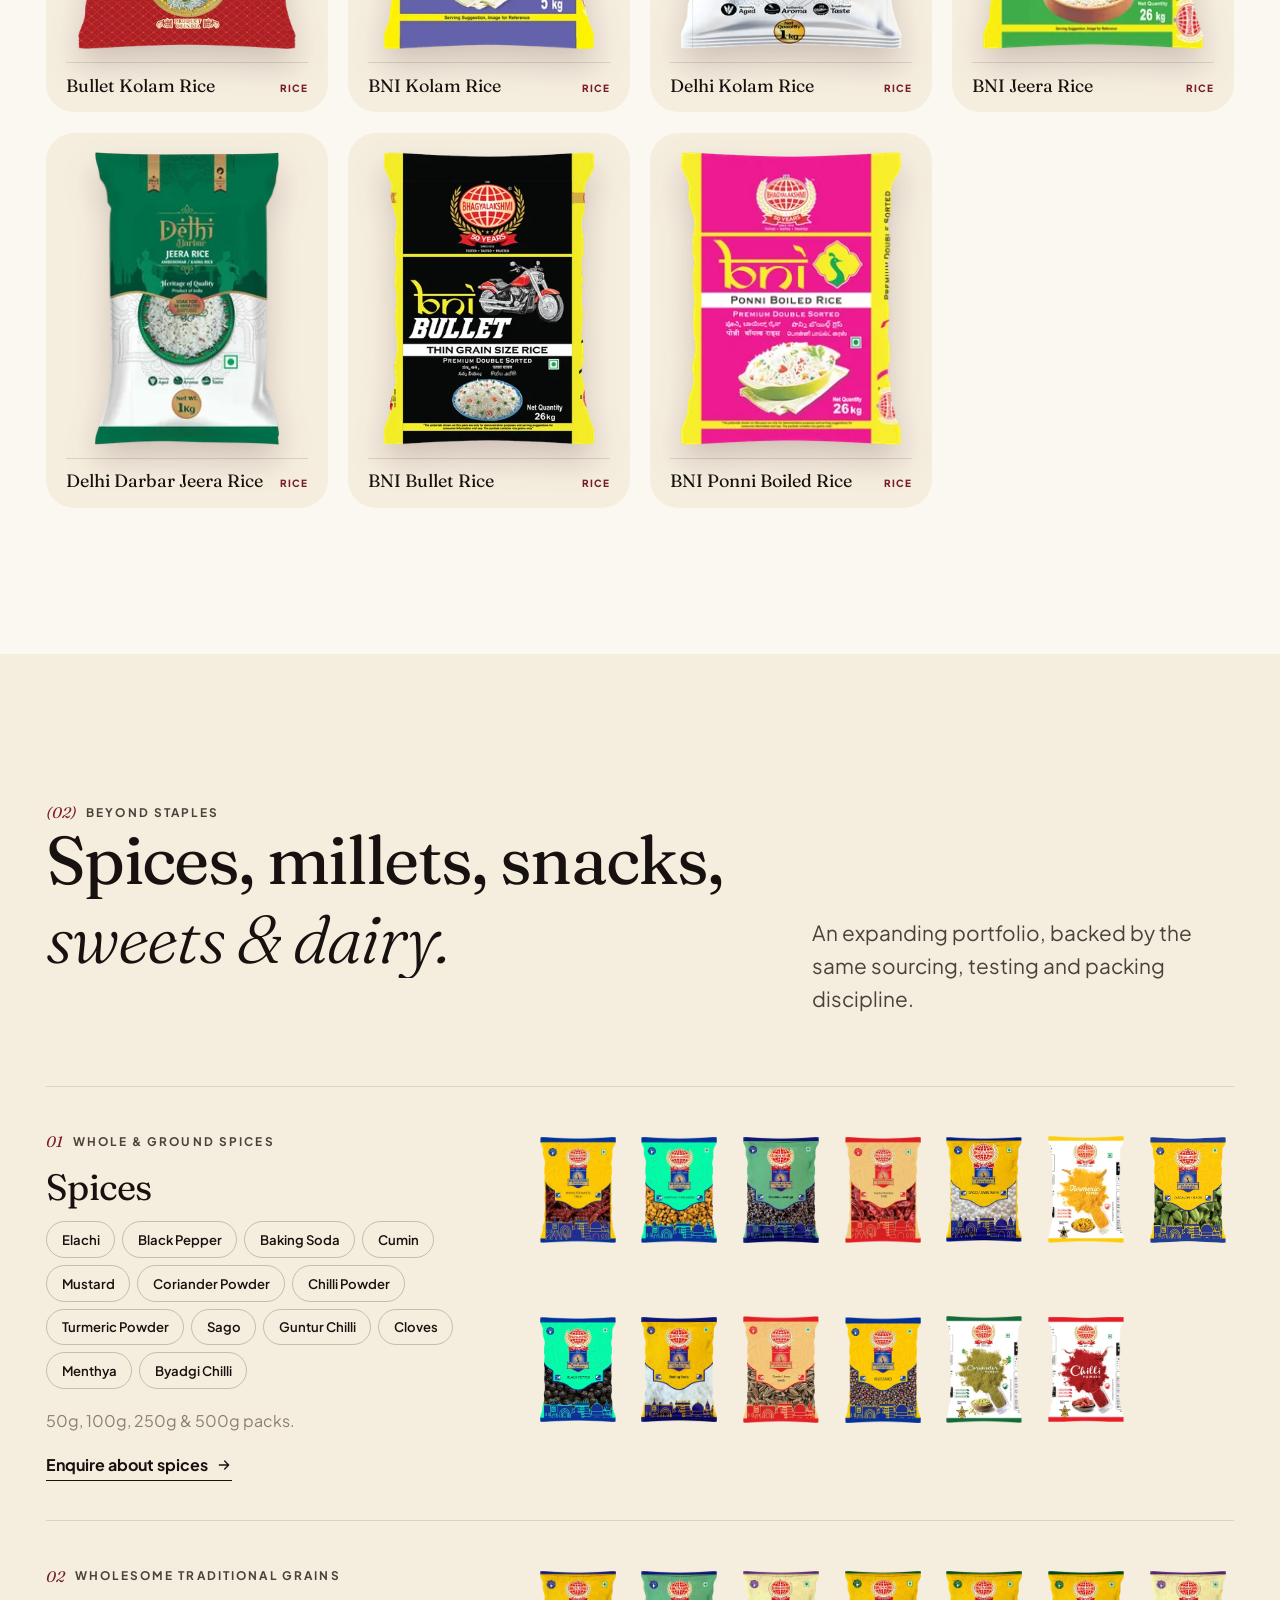
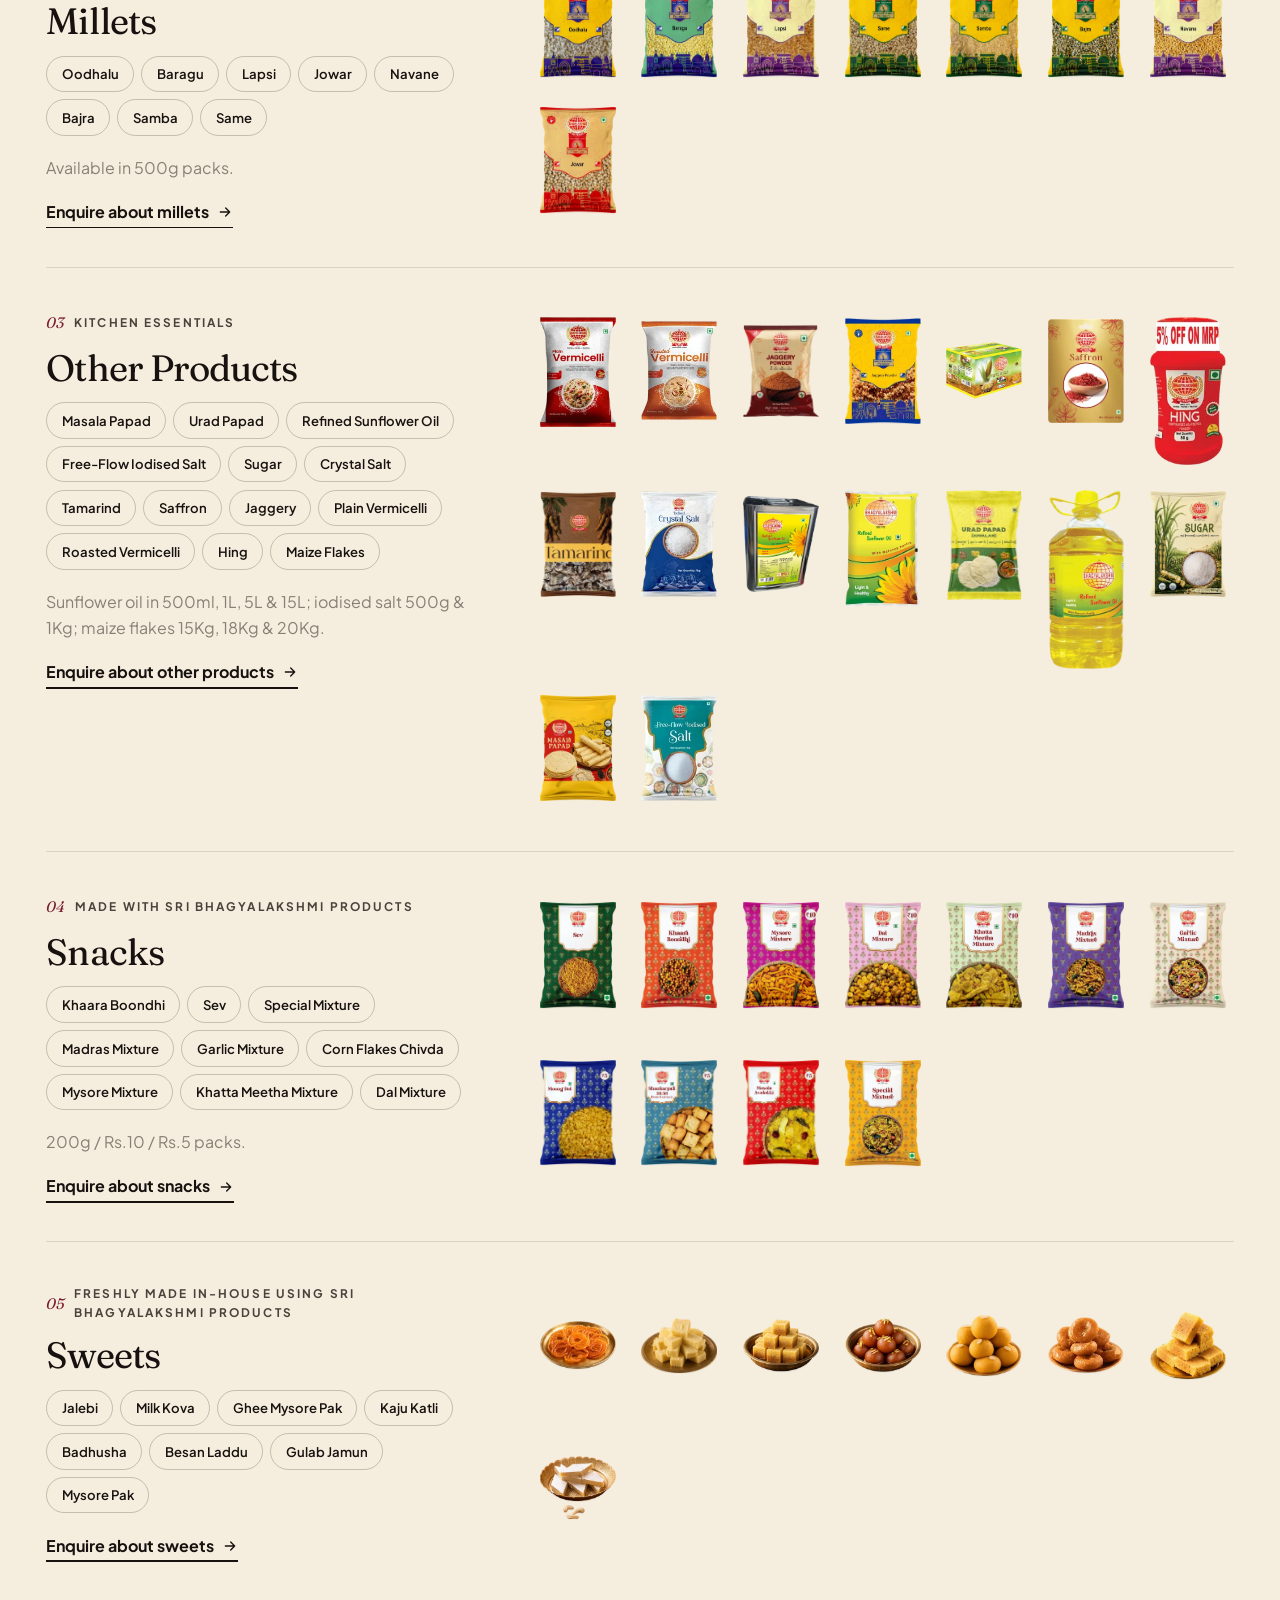
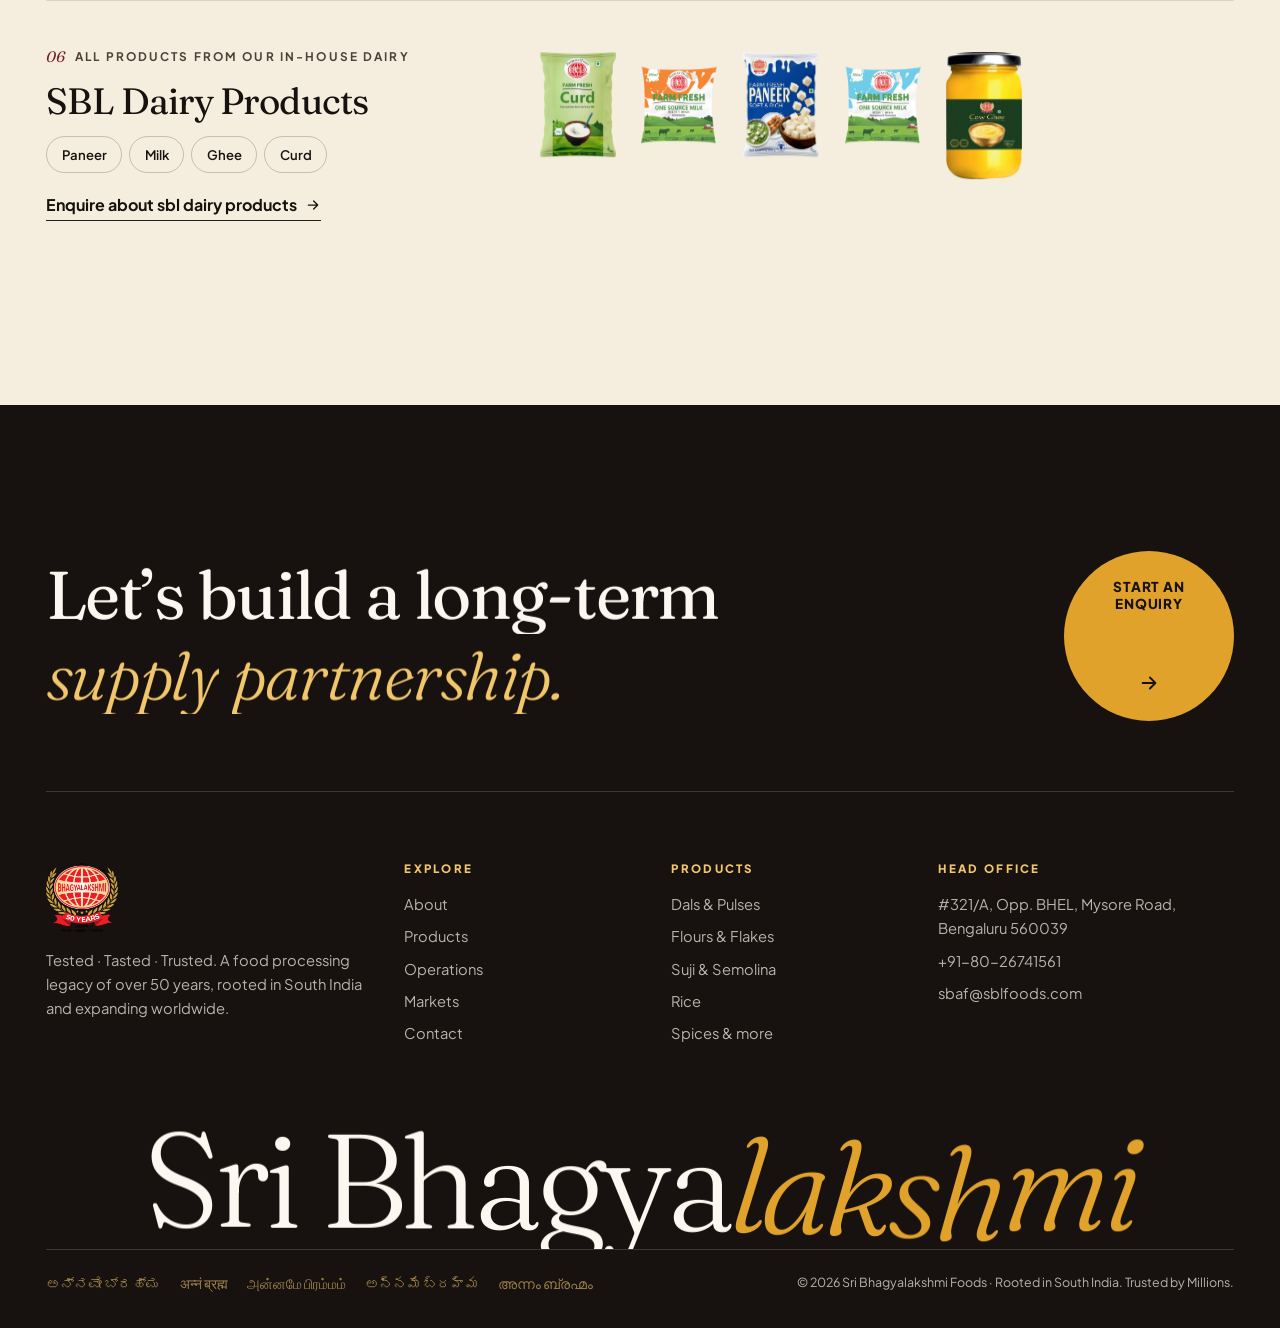
<file: products.html>
<!DOCTYPE html>
<html lang="en" class="no-js">
<head>
<meta charset="utf-8">
<meta name="viewport" content="width=device-width, initial-scale=1, viewport-fit=cover">
<title>Products — Sri Bhagyalakshmi Foods</title>
<meta name="description" content="Dals, pulses, flours, rice flakes, suji and rice in retail and bulk pack sizes, plus spices, millets, snacks, sweets and dairy.">
<meta name="theme-color" content="#F5EEDF">
<meta property="og:title" content="Products — Sri Bhagyalakshmi Foods"><meta property="og:description" content="Dals, pulses, flours, rice flakes, suji and rice in retail and bulk pack sizes, plus spices, millets, snacks, sweets and dairy."><meta property="og:image" content="assets/img/photos/cover.webp">
<link rel="icon" type="image/png" href="assets/img/favicon.png">
<link rel="apple-touch-icon" href="assets/img/apple-touch-icon.png">
<link rel="preload" href="assets/fonts/fraunces-latin-300-normal.woff2" as="font" type="font/woff2" crossorigin>
<link rel="preload" href="assets/fonts/plus-jakarta-sans-latin-400-normal.woff2" as="font" type="font/woff2" crossorigin>
<link rel="stylesheet" href="assets/css/style.css">
<script>try{if(sessionStorage.getItem('sbl-nav')){document.documentElement.classList.add('from-nav');sessionStorage.removeItem('sbl-nav');}if(sessionStorage.getItem('sbl-visited'))document.documentElement.classList.add('visited')}catch(e){}</script>
<style>.from-nav .curtain span{transform:scaleY(1)}.from-nav .curtain__logo{opacity:1}.visited .preloader{display:none}</style>
</head>
<body>
<a class="skip" href="#main">Skip to content</a>
<div class="preloader" aria-hidden="true">
  <div class="preloader__top"><span>Sri Bhagyalakshmi Foods</span><span>Since 1972</span></div>
  <img class="preloader__logo" src="assets/img/photos/logo.webp" alt="" width="110" height="105">
  <div><div class="preloader__count">0</div><div class="preloader__bar"><span></span></div></div>
</div>
<div class="curtain" aria-hidden="true"><span></span><span></span><span></span><span></span><span></span></div>
<img class="curtain__logo" src="assets/img/photos/logo.webp" alt="" aria-hidden="true" width="90" height="86">
<div class="cursor" aria-hidden="true"><div class="cursor__ring"><span></span></div><div class="cursor__dot"></div></div>
<header class="hdr">
  <div class="wrap">
    <a class="logo" href="index.html" aria-label="Sri Bhagyalakshmi Foods home"><img src="assets/img/photos/logo.webp" alt="" width="50" height="48"><span class="logo__t"><b>Sri Bhagyalakshmi</b><small>Foods · Est. 1972</small></span></a>
    <nav class="pillnav" aria-label="Primary"><span class="pillnav__blob" aria-hidden="true"></span><ul><li><a href="index.html">Home</a></li><li><a href="about.html">About</a></li><li><a href="products.html" aria-current="page">Products</a></li><li><a href="operations.html">Operations</a></li><li><a href="markets.html">Markets</a></li><li><a href="contact.html">Contact</a></li></ul></nav>
    <div class="hdr__r">
      <a class="btn magnetic hdr__cta" href="contact.html">Enquire<span class="btn__ico"><svg class="" width="16" height="16" viewBox="0 0 24 24" fill="none" stroke="currentColor" stroke-width="2.2" stroke-linecap="round" stroke-linejoin="round" aria-hidden="true"><path d="M5 12h14M13 6l6 6-6 6"/></svg></span></a>
      <button class="burger" aria-expanded="false" aria-controls="menu" aria-label="Open menu"><i></i><i></i></button>
    </div>
  </div>
</header>
<div class="menu" id="menu" aria-hidden="true">
  <ul class="menu__list"><li><a href="index.html"><small>01</small>Home</a></li><li><a href="about.html"><small>02</small>About</a></li><li><a href="products.html" aria-current="page"><small>03</small>Products</a></li><li><a href="operations.html"><small>04</small>Operations</a></li><li><a href="markets.html"><small>05</small>Markets</a></li><li><a href="contact.html"><small>06</small>Contact</a></li></ul>
  <div class="menu__foot"><span>+91-80-26741561</span><span>sbaf@sblfoods.com</span><span>#321/A, Opp. BHEL, Mysore Road, Bengaluru</span></div>
</div>
<main id="main">
<section class="phero">
  <div class="wrap">
    <div class="phero__grid">
      <div><span class="crumb" data-hero><a href="index.html">Home</a> / Products</span><h1>Our product <em>universe.</em></h1></div>
      <p class="lead" data-hero>Dals, pulses, flours, suji and rice in retail and bulk packs — plus spices, millets, snacks, sweets and dairy. Hover a pack to flip it.</p>
    </div>
    <div class="phero__media"><img src="assets/img/photos/grain-bowls.webp" alt="" data-speed="0.15" style="object-position:center 30%"></div>
  </div>
</section>
<section class="sec" style="padding-top:3rem" aria-label="Catalogue">
  <div class="wrap">
    <div class="filters">
      <div class="ftabs" role="group" aria-label="Filter by category"><button class="ftab" data-filter="all" aria-pressed="true">All<sup>55</sup></button><button class="ftab" data-filter="dals" aria-pressed="false">Dals &amp; Pulses<sup>12</sup></button><button class="ftab" data-filter="flours" aria-pressed="false">Flours &amp; Rice Flakes<sup>14</sup></button><button class="ftab" data-filter="suji" aria-pressed="false">Suji &amp; Semolina<sup>6</sup></button><button class="ftab" data-filter="rice" aria-pressed="false">Rice<sup>23</sup></button></div>
      <label class="fsearch"><span class="sr-only">Search products</span><svg class="" width="18" height="18" viewBox="0 0 24 24" fill="none" stroke="currentColor" stroke-width="2" stroke-linecap="round" stroke-linejoin="round" aria-hidden="true"><circle cx="11" cy="11" r="7"/><path d="m20 20-3.5-3.5"/></svg><input id="q" type="search" placeholder="Search name or pack size…" autocomplete="off"></label>
    </div>
    <p class="fcount" id="count" aria-live="polite">55 products</p>
    <div class="fgrid" id="catalog"><article class="flip" data-r data-cat="dals" data-catlabel="Dals &amp; Pulses" data-name="Fried Gram" data-sizes="100g|250g|500g|10Kg|30Kg" data-search="fried gram dals &amp; pulses 100g, 250g, 500g, 10kg &amp; 30kg" data-cursor="Flip">
  <button class="flip__tap" type="button" aria-label="Show details for Fried Gram" aria-pressed="false"><svg class="" width="16" height="16" viewBox="0 0 24 24" fill="none" stroke="currentColor" stroke-width="2.2" stroke-linecap="round" stroke-linejoin="round" aria-hidden="true"><path d="M12 5v14M5 12h14"/></svg></button>
  <div class="flip__in">
    <figure class="flip__f" style="margin:0"><img src="assets/img/products/fried-gram.webp" alt="Fried Gram pack" width="331" height="458" loading="lazy" decoding="async"><figcaption><b>Fried Gram</b><small>Dals &amp; Pulses</small></figcaption></figure>
    <div class="flip__b" style="--img:url(../img/products/fried-gram.webp)"><small>Dals &amp; Pulses</small><h3>Fried Gram</h3><span style="font-size:.72rem;opacity:.7;margin-bottom:.4rem;position:relative">Available packs</span><ul><li>100g</li><li>250g</li><li>500g</li><li>10Kg</li><li>30Kg</li></ul><button class="btn btn--light" type="button" data-enquire>Enquire<span class="btn__ico"><svg class="" width="14" height="14" viewBox="0 0 24 24" fill="none" stroke="currentColor" stroke-width="2.2" stroke-linecap="round" stroke-linejoin="round" aria-hidden="true"><path d="M5 12h14M13 6l6 6-6 6"/></svg></span></button></div>
  </div>
</article><article class="flip" data-r data-cat="dals" data-catlabel="Dals &amp; Pulses" data-name="Toor Dal" data-sizes="200g|500g|1Kg|5Kg|10Kg|30Kg" data-search="toor dal dals &amp; pulses 200g, 500g, 1kg, 5kg, 10kg &amp; 30kg" data-cursor="Flip">
  <button class="flip__tap" type="button" aria-label="Show details for Toor Dal" aria-pressed="false"><svg class="" width="16" height="16" viewBox="0 0 24 24" fill="none" stroke="currentColor" stroke-width="2.2" stroke-linecap="round" stroke-linejoin="round" aria-hidden="true"><path d="M12 5v14M5 12h14"/></svg></button>
  <div class="flip__in">
    <figure class="flip__f" style="margin:0"><img src="assets/img/products/toor-dal.webp" alt="Toor Dal pack" width="330" height="458" loading="lazy" decoding="async"><figcaption><b>Toor Dal</b><small>Dals &amp; Pulses</small></figcaption></figure>
    <div class="flip__b" style="--img:url(../img/products/toor-dal.webp)"><small>Dals &amp; Pulses</small><h3>Toor Dal</h3><span style="font-size:.72rem;opacity:.7;margin-bottom:.4rem;position:relative">Available packs</span><ul><li>200g</li><li>500g</li><li>1Kg</li><li>5Kg</li><li>10Kg</li><li>30Kg</li></ul><button class="btn btn--light" type="button" data-enquire>Enquire<span class="btn__ico"><svg class="" width="14" height="14" viewBox="0 0 24 24" fill="none" stroke="currentColor" stroke-width="2.2" stroke-linecap="round" stroke-linejoin="round" aria-hidden="true"><path d="M5 12h14M13 6l6 6-6 6"/></svg></span></button></div>
  </div>
</article><article class="flip" data-r data-cat="dals" data-catlabel="Dals &amp; Pulses" data-name="Gram Dal" data-sizes="500g|5Kg|10Kg|30Kg" data-search="gram dal dals &amp; pulses 500g, 5kg, 10kg &amp; 30kg" data-cursor="Flip">
  <button class="flip__tap" type="button" aria-label="Show details for Gram Dal" aria-pressed="false"><svg class="" width="16" height="16" viewBox="0 0 24 24" fill="none" stroke="currentColor" stroke-width="2.2" stroke-linecap="round" stroke-linejoin="round" aria-hidden="true"><path d="M12 5v14M5 12h14"/></svg></button>
  <div class="flip__in">
    <figure class="flip__f" style="margin:0"><img src="assets/img/products/gram-dal.webp" alt="Gram Dal pack" width="330" height="458" loading="lazy" decoding="async"><figcaption><b>Gram Dal</b><small>Dals &amp; Pulses</small></figcaption></figure>
    <div class="flip__b" style="--img:url(../img/products/gram-dal.webp)"><small>Dals &amp; Pulses</small><h3>Gram Dal</h3><span style="font-size:.72rem;opacity:.7;margin-bottom:.4rem;position:relative">Available packs</span><ul><li>500g</li><li>5Kg</li><li>10Kg</li><li>30Kg</li></ul><button class="btn btn--light" type="button" data-enquire>Enquire<span class="btn__ico"><svg class="" width="14" height="14" viewBox="0 0 24 24" fill="none" stroke="currentColor" stroke-width="2.2" stroke-linecap="round" stroke-linejoin="round" aria-hidden="true"><path d="M5 12h14M13 6l6 6-6 6"/></svg></span></button></div>
  </div>
</article><article class="flip" data-r data-cat="dals" data-catlabel="Dals &amp; Pulses" data-name="Groundnut" data-sizes="500g|5Kg|10Kg|30Kg" data-search="groundnut dals &amp; pulses 500g,5kg,10kg &amp; 30kg" data-cursor="Flip">
  <button class="flip__tap" type="button" aria-label="Show details for Groundnut" aria-pressed="false"><svg class="" width="16" height="16" viewBox="0 0 24 24" fill="none" stroke="currentColor" stroke-width="2.2" stroke-linecap="round" stroke-linejoin="round" aria-hidden="true"><path d="M12 5v14M5 12h14"/></svg></button>
  <div class="flip__in">
    <figure class="flip__f" style="margin:0"><img src="assets/img/products/groundnut.webp" alt="Groundnut pack" width="331" height="458" loading="lazy" decoding="async"><figcaption><b>Groundnut</b><small>Dals &amp; Pulses</small></figcaption></figure>
    <div class="flip__b" style="--img:url(../img/products/groundnut.webp)"><small>Dals &amp; Pulses</small><h3>Groundnut</h3><span style="font-size:.72rem;opacity:.7;margin-bottom:.4rem;position:relative">Available packs</span><ul><li>500g</li><li>5Kg</li><li>10Kg</li><li>30Kg</li></ul><button class="btn btn--light" type="button" data-enquire>Enquire<span class="btn__ico"><svg class="" width="14" height="14" viewBox="0 0 24 24" fill="none" stroke="currentColor" stroke-width="2.2" stroke-linecap="round" stroke-linejoin="round" aria-hidden="true"><path d="M5 12h14M13 6l6 6-6 6"/></svg></span></button></div>
  </div>
</article><article class="flip" data-r data-cat="dals" data-catlabel="Dals &amp; Pulses" data-name="Urad Dal" data-sizes="200g|500g|5Kg|10Kg|30Kg" data-search="urad dal dals &amp; pulses 200g, 500g, 5kg, 10kg &amp; 30kg" data-cursor="Flip">
  <button class="flip__tap" type="button" aria-label="Show details for Urad Dal" aria-pressed="false"><svg class="" width="16" height="16" viewBox="0 0 24 24" fill="none" stroke="currentColor" stroke-width="2.2" stroke-linecap="round" stroke-linejoin="round" aria-hidden="true"><path d="M12 5v14M5 12h14"/></svg></button>
  <div class="flip__in">
    <figure class="flip__f" style="margin:0"><img src="assets/img/products/urad-dal.webp" alt="Urad Dal pack" width="330" height="458" loading="lazy" decoding="async"><figcaption><b>Urad Dal</b><small>Dals &amp; Pulses</small></figcaption></figure>
    <div class="flip__b" style="--img:url(../img/products/urad-dal.webp)"><small>Dals &amp; Pulses</small><h3>Urad Dal</h3><span style="font-size:.72rem;opacity:.7;margin-bottom:.4rem;position:relative">Available packs</span><ul><li>200g</li><li>500g</li><li>5Kg</li><li>10Kg</li><li>30Kg</li></ul><button class="btn btn--light" type="button" data-enquire>Enquire<span class="btn__ico"><svg class="" width="14" height="14" viewBox="0 0 24 24" fill="none" stroke="currentColor" stroke-width="2.2" stroke-linecap="round" stroke-linejoin="round" aria-hidden="true"><path d="M5 12h14M13 6l6 6-6 6"/></svg></span></button></div>
  </div>
</article><article class="flip" data-r data-cat="dals" data-catlabel="Dals &amp; Pulses" data-name="Bengal Gram" data-sizes="500g|5Kg|10Kg|30Kg|50Kg" data-search="bengal gram dals &amp; pulses 500g, 5kg, 10kg, 30kg &amp; 50kg" data-cursor="Flip">
  <button class="flip__tap" type="button" aria-label="Show details for Bengal Gram" aria-pressed="false"><svg class="" width="16" height="16" viewBox="0 0 24 24" fill="none" stroke="currentColor" stroke-width="2.2" stroke-linecap="round" stroke-linejoin="round" aria-hidden="true"><path d="M12 5v14M5 12h14"/></svg></button>
  <div class="flip__in">
    <figure class="flip__f" style="margin:0"><img src="assets/img/products/bengal-gram.webp" alt="Bengal Gram pack" width="330" height="458" loading="lazy" decoding="async"><figcaption><b>Bengal Gram</b><small>Dals &amp; Pulses</small></figcaption></figure>
    <div class="flip__b" style="--img:url(../img/products/bengal-gram.webp)"><small>Dals &amp; Pulses</small><h3>Bengal Gram</h3><span style="font-size:.72rem;opacity:.7;margin-bottom:.4rem;position:relative">Available packs</span><ul><li>500g</li><li>5Kg</li><li>10Kg</li><li>30Kg</li><li>50Kg</li></ul><button class="btn btn--light" type="button" data-enquire>Enquire<span class="btn__ico"><svg class="" width="14" height="14" viewBox="0 0 24 24" fill="none" stroke="currentColor" stroke-width="2.2" stroke-linecap="round" stroke-linejoin="round" aria-hidden="true"><path d="M5 12h14M13 6l6 6-6 6"/></svg></span></button></div>
  </div>
</article><article class="flip" data-r data-cat="dals" data-catlabel="Dals &amp; Pulses" data-name="Moong" data-sizes="500g|5Kg|10Kg|30Kg" data-search="moong dals &amp; pulses 500g, 5kg, 10kg &amp; 30kg" data-cursor="Flip">
  <button class="flip__tap" type="button" aria-label="Show details for Moong" aria-pressed="false"><svg class="" width="16" height="16" viewBox="0 0 24 24" fill="none" stroke="currentColor" stroke-width="2.2" stroke-linecap="round" stroke-linejoin="round" aria-hidden="true"><path d="M12 5v14M5 12h14"/></svg></button>
  <div class="flip__in">
    <figure class="flip__f" style="margin:0"><img src="assets/img/products/moong.webp" alt="Moong pack" width="331" height="458" loading="lazy" decoding="async"><figcaption><b>Moong</b><small>Dals &amp; Pulses</small></figcaption></figure>
    <div class="flip__b" style="--img:url(../img/products/moong.webp)"><small>Dals &amp; Pulses</small><h3>Moong</h3><span style="font-size:.72rem;opacity:.7;margin-bottom:.4rem;position:relative">Available packs</span><ul><li>500g</li><li>5Kg</li><li>10Kg</li><li>30Kg</li></ul><button class="btn btn--light" type="button" data-enquire>Enquire<span class="btn__ico"><svg class="" width="14" height="14" viewBox="0 0 24 24" fill="none" stroke="currentColor" stroke-width="2.2" stroke-linecap="round" stroke-linejoin="round" aria-hidden="true"><path d="M5 12h14M13 6l6 6-6 6"/></svg></span></button></div>
  </div>
</article><article class="flip" data-r data-cat="dals" data-catlabel="Dals &amp; Pulses" data-name="Urad Gola" data-sizes="200g|500g|5Kg|10Kg|30Kg" data-search="urad gola dals &amp; pulses 200g, 500g, 5kg, 10kg &amp; 30kg" data-cursor="Flip">
  <button class="flip__tap" type="button" aria-label="Show details for Urad Gola" aria-pressed="false"><svg class="" width="16" height="16" viewBox="0 0 24 24" fill="none" stroke="currentColor" stroke-width="2.2" stroke-linecap="round" stroke-linejoin="round" aria-hidden="true"><path d="M12 5v14M5 12h14"/></svg></button>
  <div class="flip__in">
    <figure class="flip__f" style="margin:0"><img src="assets/img/products/urad-gola.webp" alt="Urad Gola pack" width="412" height="572" loading="lazy" decoding="async"><figcaption><b>Urad Gola</b><small>Dals &amp; Pulses</small></figcaption></figure>
    <div class="flip__b" style="--img:url(../img/products/urad-gola.webp)"><small>Dals &amp; Pulses</small><h3>Urad Gola</h3><span style="font-size:.72rem;opacity:.7;margin-bottom:.4rem;position:relative">Available packs</span><ul><li>200g</li><li>500g</li><li>5Kg</li><li>10Kg</li><li>30Kg</li></ul><button class="btn btn--light" type="button" data-enquire>Enquire<span class="btn__ico"><svg class="" width="14" height="14" viewBox="0 0 24 24" fill="none" stroke="currentColor" stroke-width="2.2" stroke-linecap="round" stroke-linejoin="round" aria-hidden="true"><path d="M5 12h14M13 6l6 6-6 6"/></svg></span></button></div>
  </div>
</article><article class="flip" data-r data-cat="dals" data-catlabel="Dals &amp; Pulses" data-name="Masoor Dal" data-sizes="500g|5Kg|10Kg|30Kg" data-search="masoor dal dals &amp; pulses 500g, 5kg, 10kg &amp; 30kg" data-cursor="Flip">
  <button class="flip__tap" type="button" aria-label="Show details for Masoor Dal" aria-pressed="false"><svg class="" width="16" height="16" viewBox="0 0 24 24" fill="none" stroke="currentColor" stroke-width="2.2" stroke-linecap="round" stroke-linejoin="round" aria-hidden="true"><path d="M12 5v14M5 12h14"/></svg></button>
  <div class="flip__in">
    <figure class="flip__f" style="margin:0"><img src="assets/img/products/masoor-dal.webp" alt="Masoor Dal pack" width="331" height="458" loading="lazy" decoding="async"><figcaption><b>Masoor Dal</b><small>Dals &amp; Pulses</small></figcaption></figure>
    <div class="flip__b" style="--img:url(../img/products/masoor-dal.webp)"><small>Dals &amp; Pulses</small><h3>Masoor Dal</h3><span style="font-size:.72rem;opacity:.7;margin-bottom:.4rem;position:relative">Available packs</span><ul><li>500g</li><li>5Kg</li><li>10Kg</li><li>30Kg</li></ul><button class="btn btn--light" type="button" data-enquire>Enquire<span class="btn__ico"><svg class="" width="14" height="14" viewBox="0 0 24 24" fill="none" stroke="currentColor" stroke-width="2.2" stroke-linecap="round" stroke-linejoin="round" aria-hidden="true"><path d="M5 12h14M13 6l6 6-6 6"/></svg></span></button></div>
  </div>
</article><article class="flip" data-r data-cat="dals" data-catlabel="Dals &amp; Pulses" data-name="Green Peas" data-sizes="500g|5Kg|10Kg|30Kg" data-search="green peas dals &amp; pulses 500g, 5kg, 10kg &amp; 30kg" data-cursor="Flip">
  <button class="flip__tap" type="button" aria-label="Show details for Green Peas" aria-pressed="false"><svg class="" width="16" height="16" viewBox="0 0 24 24" fill="none" stroke="currentColor" stroke-width="2.2" stroke-linecap="round" stroke-linejoin="round" aria-hidden="true"><path d="M12 5v14M5 12h14"/></svg></button>
  <div class="flip__in">
    <figure class="flip__f" style="margin:0"><img src="assets/img/products/green-peas.webp" alt="Green Peas pack" width="331" height="458" loading="lazy" decoding="async"><figcaption><b>Green Peas</b><small>Dals &amp; Pulses</small></figcaption></figure>
    <div class="flip__b" style="--img:url(../img/products/green-peas.webp)"><small>Dals &amp; Pulses</small><h3>Green Peas</h3><span style="font-size:.72rem;opacity:.7;margin-bottom:.4rem;position:relative">Available packs</span><ul><li>500g</li><li>5Kg</li><li>10Kg</li><li>30Kg</li></ul><button class="btn btn--light" type="button" data-enquire>Enquire<span class="btn__ico"><svg class="" width="14" height="14" viewBox="0 0 24 24" fill="none" stroke="currentColor" stroke-width="2.2" stroke-linecap="round" stroke-linejoin="round" aria-hidden="true"><path d="M5 12h14M13 6l6 6-6 6"/></svg></span></button></div>
  </div>
</article><article class="flip" data-r data-cat="dals" data-catlabel="Dals &amp; Pulses" data-name="Kabuli Chana" data-sizes="500g|5Kg|10Kg|30Kg" data-search="kabuli chana dals &amp; pulses 500g, 5kg, 10kg, &amp; 30kg" data-cursor="Flip">
  <button class="flip__tap" type="button" aria-label="Show details for Kabuli Chana" aria-pressed="false"><svg class="" width="16" height="16" viewBox="0 0 24 24" fill="none" stroke="currentColor" stroke-width="2.2" stroke-linecap="round" stroke-linejoin="round" aria-hidden="true"><path d="M12 5v14M5 12h14"/></svg></button>
  <div class="flip__in">
    <figure class="flip__f" style="margin:0"><img src="assets/img/products/kabuli-chana.webp" alt="Kabuli Chana pack" width="331" height="458" loading="lazy" decoding="async"><figcaption><b>Kabuli Chana</b><small>Dals &amp; Pulses</small></figcaption></figure>
    <div class="flip__b" style="--img:url(../img/products/kabuli-chana.webp)"><small>Dals &amp; Pulses</small><h3>Kabuli Chana</h3><span style="font-size:.72rem;opacity:.7;margin-bottom:.4rem;position:relative">Available packs</span><ul><li>500g</li><li>5Kg</li><li>10Kg</li><li>30Kg</li></ul><button class="btn btn--light" type="button" data-enquire>Enquire<span class="btn__ico"><svg class="" width="14" height="14" viewBox="0 0 24 24" fill="none" stroke="currentColor" stroke-width="2.2" stroke-linecap="round" stroke-linejoin="round" aria-hidden="true"><path d="M5 12h14M13 6l6 6-6 6"/></svg></span></button></div>
  </div>
</article><article class="flip" data-r data-cat="dals" data-catlabel="Dals &amp; Pulses" data-name="Moong Dal" data-sizes="500g|5Kg|10Kg|30Kg" data-search="moong dal dals &amp; pulses 500g, 5kg, 10kg, &amp; 30kg" data-cursor="Flip">
  <button class="flip__tap" type="button" aria-label="Show details for Moong Dal" aria-pressed="false"><svg class="" width="16" height="16" viewBox="0 0 24 24" fill="none" stroke="currentColor" stroke-width="2.2" stroke-linecap="round" stroke-linejoin="round" aria-hidden="true"><path d="M12 5v14M5 12h14"/></svg></button>
  <div class="flip__in">
    <figure class="flip__f" style="margin:0"><img src="assets/img/products/moong-dal.webp" alt="Moong Dal pack" width="330" height="458" loading="lazy" decoding="async"><figcaption><b>Moong Dal</b><small>Dals &amp; Pulses</small></figcaption></figure>
    <div class="flip__b" style="--img:url(../img/products/moong-dal.webp)"><small>Dals &amp; Pulses</small><h3>Moong Dal</h3><span style="font-size:.72rem;opacity:.7;margin-bottom:.4rem;position:relative">Available packs</span><ul><li>500g</li><li>5Kg</li><li>10Kg</li><li>30Kg</li></ul><button class="btn btn--light" type="button" data-enquire>Enquire<span class="btn__ico"><svg class="" width="14" height="14" viewBox="0 0 24 24" fill="none" stroke="currentColor" stroke-width="2.2" stroke-linecap="round" stroke-linejoin="round" aria-hidden="true"><path d="M5 12h14M13 6l6 6-6 6"/></svg></span></button></div>
  </div>
</article><article class="flip" data-r data-cat="flours" data-catlabel="Flours &amp; Rice Flakes" data-name="BTC Gold Gram Flour" data-sizes="5Kg|10Kg|30Kg" data-search="btc gold gram flour flours &amp; rice flakes 5kg, 10kg &amp; 30kg" data-cursor="Flip">
  <button class="flip__tap" type="button" aria-label="Show details for BTC Gold Gram Flour" aria-pressed="false"><svg class="" width="16" height="16" viewBox="0 0 24 24" fill="none" stroke="currentColor" stroke-width="2.2" stroke-linecap="round" stroke-linejoin="round" aria-hidden="true"><path d="M12 5v14M5 12h14"/></svg></button>
  <div class="flip__in">
    <figure class="flip__f" style="margin:0"><img src="assets/img/products/btc-gold-gram-flour.webp" alt="BTC Gold Gram Flour pack" width="297" height="466" loading="lazy" decoding="async"><figcaption><b>BTC Gold Gram Flour</b><small>Flours &amp; Rice Flakes</small></figcaption></figure>
    <div class="flip__b" style="--img:url(../img/products/btc-gold-gram-flour.webp)"><small>Flours &amp; Rice Flakes</small><h3>BTC Gold Gram Flour</h3><span style="font-size:.72rem;opacity:.7;margin-bottom:.4rem;position:relative">Available packs</span><ul><li>5Kg</li><li>10Kg</li><li>30Kg</li></ul><button class="btn btn--light" type="button" data-enquire>Enquire<span class="btn__ico"><svg class="" width="14" height="14" viewBox="0 0 24 24" fill="none" stroke="currentColor" stroke-width="2.2" stroke-linecap="round" stroke-linejoin="round" aria-hidden="true"><path d="M5 12h14M13 6l6 6-6 6"/></svg></span></button></div>
  </div>
</article><article class="flip" data-r data-cat="flours" data-catlabel="Flours &amp; Rice Flakes" data-name="Tiger Gram flour" data-sizes="200g|10Kg|30Kg" data-search="tiger gram flour flours &amp; rice flakes 200g, 10kg &amp; 30kg" data-cursor="Flip">
  <button class="flip__tap" type="button" aria-label="Show details for Tiger Gram flour" aria-pressed="false"><svg class="" width="16" height="16" viewBox="0 0 24 24" fill="none" stroke="currentColor" stroke-width="2.2" stroke-linecap="round" stroke-linejoin="round" aria-hidden="true"><path d="M12 5v14M5 12h14"/></svg></button>
  <div class="flip__in">
    <figure class="flip__f" style="margin:0"><img src="assets/img/products/tiger-gram-flour.webp" alt="Tiger Gram flour pack" width="263" height="411" loading="lazy" decoding="async"><figcaption><b>Tiger Gram flour</b><small>Flours &amp; Rice Flakes</small></figcaption></figure>
    <div class="flip__b" style="--img:url(../img/products/tiger-gram-flour.webp)"><small>Flours &amp; Rice Flakes</small><h3>Tiger Gram flour</h3><span style="font-size:.72rem;opacity:.7;margin-bottom:.4rem;position:relative">Available packs</span><ul><li>200g</li><li>10Kg</li><li>30Kg</li></ul><button class="btn btn--light" type="button" data-enquire>Enquire<span class="btn__ico"><svg class="" width="14" height="14" viewBox="0 0 24 24" fill="none" stroke="currentColor" stroke-width="2.2" stroke-linecap="round" stroke-linejoin="round" aria-hidden="true"><path d="M5 12h14M13 6l6 6-6 6"/></svg></span></button></div>
  </div>
</article><article class="flip" data-r data-cat="flours" data-catlabel="Flours &amp; Rice Flakes" data-name="Gram flour" data-sizes="500g|1Kg" data-search="gram flour flours &amp; rice flakes 500g, 1kg" data-cursor="Flip">
  <button class="flip__tap" type="button" aria-label="Show details for Gram flour" aria-pressed="false"><svg class="" width="16" height="16" viewBox="0 0 24 24" fill="none" stroke="currentColor" stroke-width="2.2" stroke-linecap="round" stroke-linejoin="round" aria-hidden="true"><path d="M12 5v14M5 12h14"/></svg></button>
  <div class="flip__in">
    <figure class="flip__f" style="margin:0"><img src="assets/img/products/gram-flour.webp" alt="Gram flour pack" width="331" height="458" loading="lazy" decoding="async"><figcaption><b>Gram flour</b><small>Flours &amp; Rice Flakes</small></figcaption></figure>
    <div class="flip__b" style="--img:url(../img/products/gram-flour.webp)"><small>Flours &amp; Rice Flakes</small><h3>Gram flour</h3><span style="font-size:.72rem;opacity:.7;margin-bottom:.4rem;position:relative">Available packs</span><ul><li>500g</li><li>1Kg</li></ul><button class="btn btn--light" type="button" data-enquire>Enquire<span class="btn__ico"><svg class="" width="14" height="14" viewBox="0 0 24 24" fill="none" stroke="currentColor" stroke-width="2.2" stroke-linecap="round" stroke-linejoin="round" aria-hidden="true"><path d="M5 12h14M13 6l6 6-6 6"/></svg></span></button></div>
  </div>
</article><article class="flip" data-r data-cat="flours" data-catlabel="Flours &amp; Rice Flakes" data-name="Globe Gram flour" data-sizes="500g|10Kg|30Kg" data-search="globe gram flour flours &amp; rice flakes 500g, 10kg &amp; 30kg" data-cursor="Flip">
  <button class="flip__tap" type="button" aria-label="Show details for Globe Gram flour" aria-pressed="false"><svg class="" width="16" height="16" viewBox="0 0 24 24" fill="none" stroke="currentColor" stroke-width="2.2" stroke-linecap="round" stroke-linejoin="round" aria-hidden="true"><path d="M12 5v14M5 12h14"/></svg></button>
  <div class="flip__in">
    <figure class="flip__f" style="margin:0"><img src="assets/img/products/globe-gram-flour.webp" alt="Globe Gram flour pack" width="368" height="576" loading="lazy" decoding="async"><figcaption><b>Globe Gram flour</b><small>Flours &amp; Rice Flakes</small></figcaption></figure>
    <div class="flip__b" style="--img:url(../img/products/globe-gram-flour.webp)"><small>Flours &amp; Rice Flakes</small><h3>Globe Gram flour</h3><span style="font-size:.72rem;opacity:.7;margin-bottom:.4rem;position:relative">Available packs</span><ul><li>500g</li><li>10Kg</li><li>30Kg</li></ul><button class="btn btn--light" type="button" data-enquire>Enquire<span class="btn__ico"><svg class="" width="14" height="14" viewBox="0 0 24 24" fill="none" stroke="currentColor" stroke-width="2.2" stroke-linecap="round" stroke-linejoin="round" aria-hidden="true"><path d="M5 12h14M13 6l6 6-6 6"/></svg></span></button></div>
  </div>
</article><article class="flip" data-r data-cat="flours" data-catlabel="Flours &amp; Rice Flakes" data-name="Thick Rice Flakes" data-sizes="500g|10Kg|30Kg" data-search="thick rice flakes flours &amp; rice flakes 500g, 10kg &amp; 30kg" data-cursor="Flip">
  <button class="flip__tap" type="button" aria-label="Show details for Thick Rice Flakes" aria-pressed="false"><svg class="" width="16" height="16" viewBox="0 0 24 24" fill="none" stroke="currentColor" stroke-width="2.2" stroke-linecap="round" stroke-linejoin="round" aria-hidden="true"><path d="M12 5v14M5 12h14"/></svg></button>
  <div class="flip__in">
    <figure class="flip__f" style="margin:0"><img src="assets/img/products/thick-rice-flakes.webp" alt="Thick Rice Flakes pack" width="331" height="458" loading="lazy" decoding="async"><figcaption><b>Thick Rice Flakes</b><small>Flours &amp; Rice Flakes</small></figcaption></figure>
    <div class="flip__b" style="--img:url(../img/products/thick-rice-flakes.webp)"><small>Flours &amp; Rice Flakes</small><h3>Thick Rice Flakes</h3><span style="font-size:.72rem;opacity:.7;margin-bottom:.4rem;position:relative">Available packs</span><ul><li>500g</li><li>10Kg</li><li>30Kg</li></ul><button class="btn btn--light" type="button" data-enquire>Enquire<span class="btn__ico"><svg class="" width="14" height="14" viewBox="0 0 24 24" fill="none" stroke="currentColor" stroke-width="2.2" stroke-linecap="round" stroke-linejoin="round" aria-hidden="true"><path d="M5 12h14M13 6l6 6-6 6"/></svg></span></button></div>
  </div>
</article><article class="flip" data-r data-cat="flours" data-catlabel="Flours &amp; Rice Flakes" data-name="Rice Flakes" data-sizes="500g|10Kg|30Kg" data-search="rice flakes flours &amp; rice flakes 500g, 10kg &amp; 30kg" data-cursor="Flip">
  <button class="flip__tap" type="button" aria-label="Show details for Rice Flakes" aria-pressed="false"><svg class="" width="16" height="16" viewBox="0 0 24 24" fill="none" stroke="currentColor" stroke-width="2.2" stroke-linecap="round" stroke-linejoin="round" aria-hidden="true"><path d="M12 5v14M5 12h14"/></svg></button>
  <div class="flip__in">
    <figure class="flip__f" style="margin:0"><img src="assets/img/products/rice-flakes.webp" alt="Rice Flakes pack" width="331" height="458" loading="lazy" decoding="async"><figcaption><b>Rice Flakes</b><small>Flours &amp; Rice Flakes</small></figcaption></figure>
    <div class="flip__b" style="--img:url(../img/products/rice-flakes.webp)"><small>Flours &amp; Rice Flakes</small><h3>Rice Flakes</h3><span style="font-size:.72rem;opacity:.7;margin-bottom:.4rem;position:relative">Available packs</span><ul><li>500g</li><li>10Kg</li><li>30Kg</li></ul><button class="btn btn--light" type="button" data-enquire>Enquire<span class="btn__ico"><svg class="" width="14" height="14" viewBox="0 0 24 24" fill="none" stroke="currentColor" stroke-width="2.2" stroke-linecap="round" stroke-linejoin="round" aria-hidden="true"><path d="M5 12h14M13 6l6 6-6 6"/></svg></span></button></div>
  </div>
</article><article class="flip" data-r data-cat="flours" data-catlabel="Flours &amp; Rice Flakes" data-name="Ultra Thin Rice Flakes" data-sizes="500g|10Kg|30Kg" data-search="ultra thin rice flakes flours &amp; rice flakes 500g, 10kg &amp; 30kg" data-cursor="Flip">
  <button class="flip__tap" type="button" aria-label="Show details for Ultra Thin Rice Flakes" aria-pressed="false"><svg class="" width="16" height="16" viewBox="0 0 24 24" fill="none" stroke="currentColor" stroke-width="2.2" stroke-linecap="round" stroke-linejoin="round" aria-hidden="true"><path d="M12 5v14M5 12h14"/></svg></button>
  <div class="flip__in">
    <figure class="flip__f" style="margin:0"><img src="assets/img/products/ultra-thin-rice-flakes.webp" alt="Ultra Thin Rice Flakes pack" width="331" height="458" loading="lazy" decoding="async"><figcaption><b>Ultra Thin Rice Flakes</b><small>Flours &amp; Rice Flakes</small></figcaption></figure>
    <div class="flip__b" style="--img:url(../img/products/ultra-thin-rice-flakes.webp)"><small>Flours &amp; Rice Flakes</small><h3>Ultra Thin Rice Flakes</h3><span style="font-size:.72rem;opacity:.7;margin-bottom:.4rem;position:relative">Available packs</span><ul><li>500g</li><li>10Kg</li><li>30Kg</li></ul><button class="btn btn--light" type="button" data-enquire>Enquire<span class="btn__ico"><svg class="" width="14" height="14" viewBox="0 0 24 24" fill="none" stroke="currentColor" stroke-width="2.2" stroke-linecap="round" stroke-linejoin="round" aria-hidden="true"><path d="M5 12h14M13 6l6 6-6 6"/></svg></span></button></div>
  </div>
</article><article class="flip" data-r data-cat="flours" data-catlabel="Flours &amp; Rice Flakes" data-name="Maida" data-sizes="500g|1Kg|10Kg|30Kg|50Kg" data-search="maida flours &amp; rice flakes 500g, 1kg, 10kg, 30kg &amp; 50kg" data-cursor="Flip">
  <button class="flip__tap" type="button" aria-label="Show details for Maida" aria-pressed="false"><svg class="" width="16" height="16" viewBox="0 0 24 24" fill="none" stroke="currentColor" stroke-width="2.2" stroke-linecap="round" stroke-linejoin="round" aria-hidden="true"><path d="M12 5v14M5 12h14"/></svg></button>
  <div class="flip__in">
    <figure class="flip__f" style="margin:0"><img src="assets/img/products/maida.webp" alt="Maida pack" width="300" height="417" loading="lazy" decoding="async"><figcaption><b>Maida</b><small>Flours &amp; Rice Flakes</small></figcaption></figure>
    <div class="flip__b" style="--img:url(../img/products/maida.webp)"><small>Flours &amp; Rice Flakes</small><h3>Maida</h3><span style="font-size:.72rem;opacity:.7;margin-bottom:.4rem;position:relative">Available packs</span><ul><li>500g</li><li>1Kg</li><li>10Kg</li><li>30Kg</li><li>50Kg</li></ul><button class="btn btn--light" type="button" data-enquire>Enquire<span class="btn__ico"><svg class="" width="14" height="14" viewBox="0 0 24 24" fill="none" stroke="currentColor" stroke-width="2.2" stroke-linecap="round" stroke-linejoin="round" aria-hidden="true"><path d="M5 12h14M13 6l6 6-6 6"/></svg></span></button></div>
  </div>
</article><article class="flip" data-r data-cat="flours" data-catlabel="Flours &amp; Rice Flakes" data-name="Bakers Maida" data-sizes="2Kg|10Kg|50Kg" data-search="bakers maida flours &amp; rice flakes 2kg, 10kg &amp; 50kg" data-cursor="Flip">
  <button class="flip__tap" type="button" aria-label="Show details for Bakers Maida" aria-pressed="false"><svg class="" width="16" height="16" viewBox="0 0 24 24" fill="none" stroke="currentColor" stroke-width="2.2" stroke-linecap="round" stroke-linejoin="round" aria-hidden="true"><path d="M12 5v14M5 12h14"/></svg></button>
  <div class="flip__in">
    <figure class="flip__f" style="margin:0"><img src="assets/img/products/bakers-maida.webp" alt="Bakers Maida pack" width="361" height="440" loading="lazy" decoding="async"><figcaption><b>Bakers Maida</b><small>Flours &amp; Rice Flakes</small></figcaption></figure>
    <div class="flip__b" style="--img:url(../img/products/bakers-maida.webp)"><small>Flours &amp; Rice Flakes</small><h3>Bakers Maida</h3><span style="font-size:.72rem;opacity:.7;margin-bottom:.4rem;position:relative">Available packs</span><ul><li>2Kg</li><li>10Kg</li><li>50Kg</li></ul><button class="btn btn--light" type="button" data-enquire>Enquire<span class="btn__ico"><svg class="" width="14" height="14" viewBox="0 0 24 24" fill="none" stroke="currentColor" stroke-width="2.2" stroke-linecap="round" stroke-linejoin="round" aria-hidden="true"><path d="M5 12h14M13 6l6 6-6 6"/></svg></span></button></div>
  </div>
</article><article class="flip" data-r data-cat="flours" data-catlabel="Flours &amp; Rice Flakes" data-name="Ragi Flour" data-sizes="500g|1Kg|10Kg|30Kg|50Kg" data-search="ragi flour flours &amp; rice flakes 500g, 1kg, 10kg, 30kg &amp; 50kg" data-cursor="Flip">
  <button class="flip__tap" type="button" aria-label="Show details for Ragi Flour" aria-pressed="false"><svg class="" width="16" height="16" viewBox="0 0 24 24" fill="none" stroke="currentColor" stroke-width="2.2" stroke-linecap="round" stroke-linejoin="round" aria-hidden="true"><path d="M12 5v14M5 12h14"/></svg></button>
  <div class="flip__in">
    <figure class="flip__f" style="margin:0"><img src="assets/img/products/ragi-flour.webp" alt="Ragi Flour pack" width="300" height="417" loading="lazy" decoding="async"><figcaption><b>Ragi Flour</b><small>Flours &amp; Rice Flakes</small></figcaption></figure>
    <div class="flip__b" style="--img:url(../img/products/ragi-flour.webp)"><small>Flours &amp; Rice Flakes</small><h3>Ragi Flour</h3><span style="font-size:.72rem;opacity:.7;margin-bottom:.4rem;position:relative">Available packs</span><ul><li>500g</li><li>1Kg</li><li>10Kg</li><li>30Kg</li><li>50Kg</li></ul><button class="btn btn--light" type="button" data-enquire>Enquire<span class="btn__ico"><svg class="" width="14" height="14" viewBox="0 0 24 24" fill="none" stroke="currentColor" stroke-width="2.2" stroke-linecap="round" stroke-linejoin="round" aria-hidden="true"><path d="M5 12h14M13 6l6 6-6 6"/></svg></span></button></div>
  </div>
</article><article class="flip" data-r data-cat="flours" data-catlabel="Flours &amp; Rice Flakes" data-name="Rice Flour" data-sizes="500g|1Kg|10Kg|30Kg|50Kg" data-search="rice flour flours &amp; rice flakes 500g, 1kg, 10kg, 30kg &amp; 50kg" data-cursor="Flip">
  <button class="flip__tap" type="button" aria-label="Show details for Rice Flour" aria-pressed="false"><svg class="" width="16" height="16" viewBox="0 0 24 24" fill="none" stroke="currentColor" stroke-width="2.2" stroke-linecap="round" stroke-linejoin="round" aria-hidden="true"><path d="M12 5v14M5 12h14"/></svg></button>
  <div class="flip__in">
    <figure class="flip__f" style="margin:0"><img src="assets/img/products/rice-flour.webp" alt="Rice Flour pack" width="300" height="417" loading="lazy" decoding="async"><figcaption><b>Rice Flour</b><small>Flours &amp; Rice Flakes</small></figcaption></figure>
    <div class="flip__b" style="--img:url(../img/products/rice-flour.webp)"><small>Flours &amp; Rice Flakes</small><h3>Rice Flour</h3><span style="font-size:.72rem;opacity:.7;margin-bottom:.4rem;position:relative">Available packs</span><ul><li>500g</li><li>1Kg</li><li>10Kg</li><li>30Kg</li><li>50Kg</li></ul><button class="btn btn--light" type="button" data-enquire>Enquire<span class="btn__ico"><svg class="" width="14" height="14" viewBox="0 0 24 24" fill="none" stroke="currentColor" stroke-width="2.2" stroke-linecap="round" stroke-linejoin="round" aria-hidden="true"><path d="M5 12h14M13 6l6 6-6 6"/></svg></span></button></div>
  </div>
</article><article class="flip" data-r data-cat="flours" data-catlabel="Flours &amp; Rice Flakes" data-name="Chakki Atta" data-sizes="500g|1Kg|5Kg|10Kg|30Kg|50Kg" data-search="chakki atta flours &amp; rice flakes 500g, 1kg, 5kg, 10kg, 30kg &amp; 50kg" data-cursor="Flip">
  <button class="flip__tap" type="button" aria-label="Show details for Chakki Atta" aria-pressed="false"><svg class="" width="16" height="16" viewBox="0 0 24 24" fill="none" stroke="currentColor" stroke-width="2.2" stroke-linecap="round" stroke-linejoin="round" aria-hidden="true"><path d="M12 5v14M5 12h14"/></svg></button>
  <div class="flip__in">
    <figure class="flip__f" style="margin:0"><img src="assets/img/products/chakki-atta.webp" alt="Chakki Atta pack" width="300" height="417" loading="lazy" decoding="async"><figcaption><b>Chakki Atta</b><small>Flours &amp; Rice Flakes</small></figcaption></figure>
    <div class="flip__b" style="--img:url(../img/products/chakki-atta.webp)"><small>Flours &amp; Rice Flakes</small><h3>Chakki Atta</h3><span style="font-size:.72rem;opacity:.7;margin-bottom:.4rem;position:relative">Available packs</span><ul><li>500g</li><li>1Kg</li><li>5Kg</li><li>10Kg</li><li>30Kg</li><li>50Kg</li></ul><button class="btn btn--light" type="button" data-enquire>Enquire<span class="btn__ico"><svg class="" width="14" height="14" viewBox="0 0 24 24" fill="none" stroke="currentColor" stroke-width="2.2" stroke-linecap="round" stroke-linejoin="round" aria-hidden="true"><path d="M5 12h14M13 6l6 6-6 6"/></svg></span></button></div>
  </div>
</article><article class="flip" data-r data-cat="flours" data-catlabel="Flours &amp; Rice Flakes" data-name="Ragi Hittu" data-sizes="400g" data-search="ragi hittu flours &amp; rice flakes 400g" data-cursor="Flip">
  <button class="flip__tap" type="button" aria-label="Show details for Ragi Hittu" aria-pressed="false"><svg class="" width="16" height="16" viewBox="0 0 24 24" fill="none" stroke="currentColor" stroke-width="2.2" stroke-linecap="round" stroke-linejoin="round" aria-hidden="true"><path d="M12 5v14M5 12h14"/></svg></button>
  <div class="flip__in">
    <figure class="flip__f" style="margin:0"><img src="assets/img/products/ragi-hittu.webp" alt="Ragi Hittu pack" width="169" height="257" loading="lazy" decoding="async"><figcaption><b>Ragi Hittu</b><small>Flours &amp; Rice Flakes</small></figcaption></figure>
    <div class="flip__b" style="--img:url(../img/products/ragi-hittu.webp)"><small>Flours &amp; Rice Flakes</small><h3>Ragi Hittu</h3><span style="font-size:.72rem;opacity:.7;margin-bottom:.4rem;position:relative">Available packs</span><ul><li>400g</li></ul><button class="btn btn--light" type="button" data-enquire>Enquire<span class="btn__ico"><svg class="" width="14" height="14" viewBox="0 0 24 24" fill="none" stroke="currentColor" stroke-width="2.2" stroke-linecap="round" stroke-linejoin="round" aria-hidden="true"><path d="M5 12h14M13 6l6 6-6 6"/></svg></span></button></div>
  </div>
</article><article class="flip" data-r data-cat="flours" data-catlabel="Flours &amp; Rice Flakes" data-name="Special Atta" data-sizes="500g|1Kg" data-search="special atta flours &amp; rice flakes 500g &amp; 1kg" data-cursor="Flip">
  <button class="flip__tap" type="button" aria-label="Show details for Special Atta" aria-pressed="false"><svg class="" width="16" height="16" viewBox="0 0 24 24" fill="none" stroke="currentColor" stroke-width="2.2" stroke-linecap="round" stroke-linejoin="round" aria-hidden="true"><path d="M12 5v14M5 12h14"/></svg></button>
  <div class="flip__in">
    <figure class="flip__f" style="margin:0"><img src="assets/img/products/special-atta.webp" alt="Special Atta pack" width="251" height="303" loading="lazy" decoding="async"><figcaption><b>Special Atta</b><small>Flours &amp; Rice Flakes</small></figcaption></figure>
    <div class="flip__b" style="--img:url(../img/products/special-atta.webp)"><small>Flours &amp; Rice Flakes</small><h3>Special Atta</h3><span style="font-size:.72rem;opacity:.7;margin-bottom:.4rem;position:relative">Available packs</span><ul><li>500g</li><li>1Kg</li></ul><button class="btn btn--light" type="button" data-enquire>Enquire<span class="btn__ico"><svg class="" width="14" height="14" viewBox="0 0 24 24" fill="none" stroke="currentColor" stroke-width="2.2" stroke-linecap="round" stroke-linejoin="round" aria-hidden="true"><path d="M5 12h14M13 6l6 6-6 6"/></svg></span></button></div>
  </div>
</article><article class="flip" data-r data-cat="suji" data-catlabel="Suji &amp; Semolina" data-name="Raw Rice Suji" data-sizes="500g|10Kg" data-search="raw rice suji suji &amp; semolina 500g &amp; 10kg" data-cursor="Flip">
  <button class="flip__tap" type="button" aria-label="Show details for Raw Rice Suji" aria-pressed="false"><svg class="" width="16" height="16" viewBox="0 0 24 24" fill="none" stroke="currentColor" stroke-width="2.2" stroke-linecap="round" stroke-linejoin="round" aria-hidden="true"><path d="M12 5v14M5 12h14"/></svg></button>
  <div class="flip__in">
    <figure class="flip__f" style="margin:0"><img src="assets/img/products/raw-rice-suji.webp" alt="Raw Rice Suji pack" width="251" height="305" loading="lazy" decoding="async"><figcaption><b>Raw Rice Suji</b><small>Suji &amp; Semolina</small></figcaption></figure>
    <div class="flip__b" style="--img:url(../img/products/raw-rice-suji.webp)"><small>Suji &amp; Semolina</small><h3>Raw Rice Suji</h3><span style="font-size:.72rem;opacity:.7;margin-bottom:.4rem;position:relative">Available packs</span><ul><li>500g</li><li>10Kg</li></ul><button class="btn btn--light" type="button" data-enquire>Enquire<span class="btn__ico"><svg class="" width="14" height="14" viewBox="0 0 24 24" fill="none" stroke="currentColor" stroke-width="2.2" stroke-linecap="round" stroke-linejoin="round" aria-hidden="true"><path d="M5 12h14M13 6l6 6-6 6"/></svg></span></button></div>
  </div>
</article><article class="flip" data-r data-cat="suji" data-catlabel="Suji &amp; Semolina" data-name="Bansi Suji" data-sizes="500g|1Kg|5Kg|10Kg|30Kg" data-search="bansi suji suji &amp; semolina 500g, 1kg, 5kg, 10kg &amp; 30kg" data-cursor="Flip">
  <button class="flip__tap" type="button" aria-label="Show details for Bansi Suji" aria-pressed="false"><svg class="" width="16" height="16" viewBox="0 0 24 24" fill="none" stroke="currentColor" stroke-width="2.2" stroke-linecap="round" stroke-linejoin="round" aria-hidden="true"><path d="M12 5v14M5 12h14"/></svg></button>
  <div class="flip__in">
    <figure class="flip__f" style="margin:0"><img src="assets/img/products/bansi-suji.webp" alt="Bansi Suji pack" width="331" height="458" loading="lazy" decoding="async"><figcaption><b>Bansi Suji</b><small>Suji &amp; Semolina</small></figcaption></figure>
    <div class="flip__b" style="--img:url(../img/products/bansi-suji.webp)"><small>Suji &amp; Semolina</small><h3>Bansi Suji</h3><span style="font-size:.72rem;opacity:.7;margin-bottom:.4rem;position:relative">Available packs</span><ul><li>500g</li><li>1Kg</li><li>5Kg</li><li>10Kg</li><li>30Kg</li></ul><button class="btn btn--light" type="button" data-enquire>Enquire<span class="btn__ico"><svg class="" width="14" height="14" viewBox="0 0 24 24" fill="none" stroke="currentColor" stroke-width="2.2" stroke-linecap="round" stroke-linejoin="round" aria-hidden="true"><path d="M5 12h14M13 6l6 6-6 6"/></svg></span></button></div>
  </div>
</article><article class="flip" data-r data-cat="suji" data-catlabel="Suji &amp; Semolina" data-name="Chiroti Suji" data-sizes="500g|10Kg|30Kg|50Kg" data-search="chiroti suji suji &amp; semolina 500g, 10kg, 30kg &amp; 50kg" data-cursor="Flip">
  <button class="flip__tap" type="button" aria-label="Show details for Chiroti Suji" aria-pressed="false"><svg class="" width="16" height="16" viewBox="0 0 24 24" fill="none" stroke="currentColor" stroke-width="2.2" stroke-linecap="round" stroke-linejoin="round" aria-hidden="true"><path d="M12 5v14M5 12h14"/></svg></button>
  <div class="flip__in">
    <figure class="flip__f" style="margin:0"><img src="assets/img/products/chiroti-suji.webp" alt="Chiroti Suji pack" width="188" height="227" loading="lazy" decoding="async"><figcaption><b>Chiroti Suji</b><small>Suji &amp; Semolina</small></figcaption></figure>
    <div class="flip__b" style="--img:url(../img/products/chiroti-suji.webp)"><small>Suji &amp; Semolina</small><h3>Chiroti Suji</h3><span style="font-size:.72rem;opacity:.7;margin-bottom:.4rem;position:relative">Available packs</span><ul><li>500g</li><li>10Kg</li><li>30Kg</li><li>50Kg</li></ul><button class="btn btn--light" type="button" data-enquire>Enquire<span class="btn__ico"><svg class="" width="14" height="14" viewBox="0 0 24 24" fill="none" stroke="currentColor" stroke-width="2.2" stroke-linecap="round" stroke-linejoin="round" aria-hidden="true"><path d="M5 12h14M13 6l6 6-6 6"/></svg></span></button></div>
  </div>
</article><article class="flip" data-r data-cat="suji" data-catlabel="Suji &amp; Semolina" data-name="Suji" data-sizes="500g|1Kg|10Kg|30Kg|50Kg" data-search="suji suji &amp; semolina 500g, 1kg, 10kg, 30kg &amp; 50kg" data-cursor="Flip">
  <button class="flip__tap" type="button" aria-label="Show details for Suji" aria-pressed="false"><svg class="" width="16" height="16" viewBox="0 0 24 24" fill="none" stroke="currentColor" stroke-width="2.2" stroke-linecap="round" stroke-linejoin="round" aria-hidden="true"><path d="M12 5v14M5 12h14"/></svg></button>
  <div class="flip__in">
    <figure class="flip__f" style="margin:0"><img src="assets/img/products/suji.webp" alt="Suji pack" width="188" height="227" loading="lazy" decoding="async"><figcaption><b>Suji</b><small>Suji &amp; Semolina</small></figcaption></figure>
    <div class="flip__b" style="--img:url(../img/products/suji.webp)"><small>Suji &amp; Semolina</small><h3>Suji</h3><span style="font-size:.72rem;opacity:.7;margin-bottom:.4rem;position:relative">Available packs</span><ul><li>500g</li><li>1Kg</li><li>10Kg</li><li>30Kg</li><li>50Kg</li></ul><button class="btn btn--light" type="button" data-enquire>Enquire<span class="btn__ico"><svg class="" width="14" height="14" viewBox="0 0 24 24" fill="none" stroke="currentColor" stroke-width="2.2" stroke-linecap="round" stroke-linejoin="round" aria-hidden="true"><path d="M5 12h14M13 6l6 6-6 6"/></svg></span></button></div>
  </div>
</article><article class="flip" data-r data-cat="suji" data-catlabel="Suji &amp; Semolina" data-name="Idli Suji" data-sizes="1Kg|10Kg|30Kg|50Kg" data-search="idli suji suji &amp; semolina 1kg, 10kg, 30kg &amp; 50kg" data-cursor="Flip">
  <button class="flip__tap" type="button" aria-label="Show details for Idli Suji" aria-pressed="false"><svg class="" width="16" height="16" viewBox="0 0 24 24" fill="none" stroke="currentColor" stroke-width="2.2" stroke-linecap="round" stroke-linejoin="round" aria-hidden="true"><path d="M12 5v14M5 12h14"/></svg></button>
  <div class="flip__in">
    <figure class="flip__f" style="margin:0"><img src="assets/img/products/idli-suji.webp" alt="Idli Suji pack" width="273" height="331" loading="lazy" decoding="async"><figcaption><b>Idli Suji</b><small>Suji &amp; Semolina</small></figcaption></figure>
    <div class="flip__b" style="--img:url(../img/products/idli-suji.webp)"><small>Suji &amp; Semolina</small><h3>Idli Suji</h3><span style="font-size:.72rem;opacity:.7;margin-bottom:.4rem;position:relative">Available packs</span><ul><li>1Kg</li><li>10Kg</li><li>30Kg</li><li>50Kg</li></ul><button class="btn btn--light" type="button" data-enquire>Enquire<span class="btn__ico"><svg class="" width="14" height="14" viewBox="0 0 24 24" fill="none" stroke="currentColor" stroke-width="2.2" stroke-linecap="round" stroke-linejoin="round" aria-hidden="true"><path d="M5 12h14M13 6l6 6-6 6"/></svg></span></button></div>
  </div>
</article><article class="flip" data-r data-cat="suji" data-catlabel="Suji &amp; Semolina" data-name="Roasted Suji" data-sizes="500g|1Kg" data-search="roasted suji suji &amp; semolina 500g &amp; 1kg" data-cursor="Flip">
  <button class="flip__tap" type="button" aria-label="Show details for Roasted Suji" aria-pressed="false"><svg class="" width="16" height="16" viewBox="0 0 24 24" fill="none" stroke="currentColor" stroke-width="2.2" stroke-linecap="round" stroke-linejoin="round" aria-hidden="true"><path d="M12 5v14M5 12h14"/></svg></button>
  <div class="flip__in">
    <figure class="flip__f" style="margin:0"><img src="assets/img/products/roasted-suji.webp" alt="Roasted Suji pack" width="300" height="417" loading="lazy" decoding="async"><figcaption><b>Roasted Suji</b><small>Suji &amp; Semolina</small></figcaption></figure>
    <div class="flip__b" style="--img:url(../img/products/roasted-suji.webp)"><small>Suji &amp; Semolina</small><h3>Roasted Suji</h3><span style="font-size:.72rem;opacity:.7;margin-bottom:.4rem;position:relative">Available packs</span><ul><li>500g</li><li>1Kg</li></ul><button class="btn btn--light" type="button" data-enquire>Enquire<span class="btn__ico"><svg class="" width="14" height="14" viewBox="0 0 24 24" fill="none" stroke="currentColor" stroke-width="2.2" stroke-linecap="round" stroke-linejoin="round" aria-hidden="true"><path d="M5 12h14M13 6l6 6-6 6"/></svg></span></button></div>
  </div>
</article><article class="flip" data-r data-cat="rice" data-catlabel="Rice" data-name="Silver Sona Masuri" data-sizes="5Kg|10Kg|26Kg" data-search="silver sona masuri rice 5kg, 10kg &amp; 26kg" data-cursor="Flip">
  <button class="flip__tap" type="button" aria-label="Show details for Silver Sona Masuri" aria-pressed="false"><svg class="" width="16" height="16" viewBox="0 0 24 24" fill="none" stroke="currentColor" stroke-width="2.2" stroke-linecap="round" stroke-linejoin="round" aria-hidden="true"><path d="M12 5v14M5 12h14"/></svg></button>
  <div class="flip__in">
    <figure class="flip__f" style="margin:0"><img src="assets/img/products/silver-sona-masuri.webp" alt="Silver Sona Masuri pack" width="264" height="368" loading="lazy" decoding="async"><figcaption><b>Silver Sona Masuri</b><small>Rice</small></figcaption></figure>
    <div class="flip__b" style="--img:url(../img/products/silver-sona-masuri.webp)"><small>Rice</small><h3>Silver Sona Masuri</h3><span style="font-size:.72rem;opacity:.7;margin-bottom:.4rem;position:relative">Available packs</span><ul><li>5Kg</li><li>10Kg</li><li>26Kg</li></ul><button class="btn btn--light" type="button" data-enquire>Enquire<span class="btn__ico"><svg class="" width="14" height="14" viewBox="0 0 24 24" fill="none" stroke="currentColor" stroke-width="2.2" stroke-linecap="round" stroke-linejoin="round" aria-hidden="true"><path d="M5 12h14M13 6l6 6-6 6"/></svg></span></button></div>
  </div>
</article><article class="flip" data-r data-cat="rice" data-catlabel="Rice" data-name="Cauvery Sona Masuri" data-sizes="10Kg|26Kg" data-search="cauvery sona masuri rice 10kg &amp; 26kg" data-cursor="Flip">
  <button class="flip__tap" type="button" aria-label="Show details for Cauvery Sona Masuri" aria-pressed="false"><svg class="" width="16" height="16" viewBox="0 0 24 24" fill="none" stroke="currentColor" stroke-width="2.2" stroke-linecap="round" stroke-linejoin="round" aria-hidden="true"><path d="M12 5v14M5 12h14"/></svg></button>
  <div class="flip__in">
    <figure class="flip__f" style="margin:0"><img src="assets/img/products/cauvery-sona-masuri.webp" alt="Cauvery Sona Masuri pack" width="265" height="368" loading="lazy" decoding="async"><figcaption><b>Cauvery Sona Masuri</b><small>Rice</small></figcaption></figure>
    <div class="flip__b" style="--img:url(../img/products/cauvery-sona-masuri.webp)"><small>Rice</small><h3>Cauvery Sona Masuri</h3><span style="font-size:.72rem;opacity:.7;margin-bottom:.4rem;position:relative">Available packs</span><ul><li>10Kg</li><li>26Kg</li></ul><button class="btn btn--light" type="button" data-enquire>Enquire<span class="btn__ico"><svg class="" width="14" height="14" viewBox="0 0 24 24" fill="none" stroke="currentColor" stroke-width="2.2" stroke-linecap="round" stroke-linejoin="round" aria-hidden="true"><path d="M5 12h14M13 6l6 6-6 6"/></svg></span></button></div>
  </div>
</article><article class="flip" data-r data-cat="rice" data-catlabel="Rice" data-name="BTC popular Sona Masuri" data-sizes="26Kg" data-search="btc popular sona masuri rice 26kg" data-cursor="Flip">
  <button class="flip__tap" type="button" aria-label="Show details for BTC popular Sona Masuri" aria-pressed="false"><svg class="" width="16" height="16" viewBox="0 0 24 24" fill="none" stroke="currentColor" stroke-width="2.2" stroke-linecap="round" stroke-linejoin="round" aria-hidden="true"><path d="M12 5v14M5 12h14"/></svg></button>
  <div class="flip__in">
    <figure class="flip__f" style="margin:0"><img src="assets/img/products/btc-popular-sona-masuri.webp" alt="BTC popular Sona Masuri pack" width="322" height="407" loading="lazy" decoding="async"><figcaption><b>BTC popular Sona Masuri</b><small>Rice</small></figcaption></figure>
    <div class="flip__b" style="--img:url(../img/products/btc-popular-sona-masuri.webp)"><small>Rice</small><h3>BTC popular Sona Masuri</h3><span style="font-size:.72rem;opacity:.7;margin-bottom:.4rem;position:relative">Available packs</span><ul><li>26Kg</li></ul><button class="btn btn--light" type="button" data-enquire>Enquire<span class="btn__ico"><svg class="" width="14" height="14" viewBox="0 0 24 24" fill="none" stroke="currentColor" stroke-width="2.2" stroke-linecap="round" stroke-linejoin="round" aria-hidden="true"><path d="M5 12h14M13 6l6 6-6 6"/></svg></span></button></div>
  </div>
</article><article class="flip" data-r data-cat="rice" data-catlabel="Rice" data-name="S Man Sona Masuri" data-sizes="26Kg" data-search="s man sona masuri rice 26kg" data-cursor="Flip">
  <button class="flip__tap" type="button" aria-label="Show details for S Man Sona Masuri" aria-pressed="false"><svg class="" width="16" height="16" viewBox="0 0 24 24" fill="none" stroke="currentColor" stroke-width="2.2" stroke-linecap="round" stroke-linejoin="round" aria-hidden="true"><path d="M12 5v14M5 12h14"/></svg></button>
  <div class="flip__in">
    <figure class="flip__f" style="margin:0"><img src="assets/img/products/s-man-sona-masuri.webp" alt="S Man Sona Masuri pack" width="265" height="369" loading="lazy" decoding="async"><figcaption><b>S Man Sona Masuri</b><small>Rice</small></figcaption></figure>
    <div class="flip__b" style="--img:url(../img/products/s-man-sona-masuri.webp)"><small>Rice</small><h3>S Man Sona Masuri</h3><span style="font-size:.72rem;opacity:.7;margin-bottom:.4rem;position:relative">Available packs</span><ul><li>26Kg</li></ul><button class="btn btn--light" type="button" data-enquire>Enquire<span class="btn__ico"><svg class="" width="14" height="14" viewBox="0 0 24 24" fill="none" stroke="currentColor" stroke-width="2.2" stroke-linecap="round" stroke-linejoin="round" aria-hidden="true"><path d="M5 12h14M13 6l6 6-6 6"/></svg></span></button></div>
  </div>
</article><article class="flip" data-r data-cat="rice" data-catlabel="Rice" data-name="Star Sona Masuri" data-sizes="26Kg" data-search="star sona masuri rice 26kg" data-cursor="Flip">
  <button class="flip__tap" type="button" aria-label="Show details for Star Sona Masuri" aria-pressed="false"><svg class="" width="16" height="16" viewBox="0 0 24 24" fill="none" stroke="currentColor" stroke-width="2.2" stroke-linecap="round" stroke-linejoin="round" aria-hidden="true"><path d="M12 5v14M5 12h14"/></svg></button>
  <div class="flip__in">
    <figure class="flip__f" style="margin:0"><img src="assets/img/products/star-sona-masuri.webp" alt="Star Sona Masuri pack" width="265" height="370" loading="lazy" decoding="async"><figcaption><b>Star Sona Masuri</b><small>Rice</small></figcaption></figure>
    <div class="flip__b" style="--img:url(../img/products/star-sona-masuri.webp)"><small>Rice</small><h3>Star Sona Masuri</h3><span style="font-size:.72rem;opacity:.7;margin-bottom:.4rem;position:relative">Available packs</span><ul><li>26Kg</li></ul><button class="btn btn--light" type="button" data-enquire>Enquire<span class="btn__ico"><svg class="" width="14" height="14" viewBox="0 0 24 24" fill="none" stroke="currentColor" stroke-width="2.2" stroke-linecap="round" stroke-linejoin="round" aria-hidden="true"><path d="M5 12h14M13 6l6 6-6 6"/></svg></span></button></div>
  </div>
</article><article class="flip" data-r data-cat="rice" data-catlabel="Rice" data-name="BTC Gold Sona Masuri" data-sizes="5Kg|10Kg|26Kg" data-search="btc gold sona masuri rice 5kg, 10kg &amp; 26kg" data-cursor="Flip">
  <button class="flip__tap" type="button" aria-label="Show details for BTC Gold Sona Masuri" aria-pressed="false"><svg class="" width="16" height="16" viewBox="0 0 24 24" fill="none" stroke="currentColor" stroke-width="2.2" stroke-linecap="round" stroke-linejoin="round" aria-hidden="true"><path d="M12 5v14M5 12h14"/></svg></button>
  <div class="flip__in">
    <figure class="flip__f" style="margin:0"><img src="assets/img/products/btc-gold-sona-masuri.webp" alt="BTC Gold Sona Masuri pack" width="265" height="369" loading="lazy" decoding="async"><figcaption><b>BTC Gold Sona Masuri</b><small>Rice</small></figcaption></figure>
    <div class="flip__b" style="--img:url(../img/products/btc-gold-sona-masuri.webp)"><small>Rice</small><h3>BTC Gold Sona Masuri</h3><span style="font-size:.72rem;opacity:.7;margin-bottom:.4rem;position:relative">Available packs</span><ul><li>5Kg</li><li>10Kg</li><li>26Kg</li></ul><button class="btn btn--light" type="button" data-enquire>Enquire<span class="btn__ico"><svg class="" width="14" height="14" viewBox="0 0 24 24" fill="none" stroke="currentColor" stroke-width="2.2" stroke-linecap="round" stroke-linejoin="round" aria-hidden="true"><path d="M5 12h14M13 6l6 6-6 6"/></svg></span></button></div>
  </div>
</article><article class="flip" data-r data-cat="rice" data-catlabel="Rice" data-name="Hotel Special Sona Masuri" data-sizes="26Kg" data-search="hotel special sona masuri rice 26kg" data-cursor="Flip">
  <button class="flip__tap" type="button" aria-label="Show details for Hotel Special Sona Masuri" aria-pressed="false"><svg class="" width="16" height="16" viewBox="0 0 24 24" fill="none" stroke="currentColor" stroke-width="2.2" stroke-linecap="round" stroke-linejoin="round" aria-hidden="true"><path d="M12 5v14M5 12h14"/></svg></button>
  <div class="flip__in">
    <figure class="flip__f" style="margin:0"><img src="assets/img/products/hotel-special-sona-masuri.webp" alt="Hotel Special Sona Masuri pack" width="265" height="368" loading="lazy" decoding="async"><figcaption><b>Hotel Special Sona Masuri</b><small>Rice</small></figcaption></figure>
    <div class="flip__b" style="--img:url(../img/products/hotel-special-sona-masuri.webp)"><small>Rice</small><h3>Hotel Special Sona Masuri</h3><span style="font-size:.72rem;opacity:.7;margin-bottom:.4rem;position:relative">Available packs</span><ul><li>26Kg</li></ul><button class="btn btn--light" type="button" data-enquire>Enquire<span class="btn__ico"><svg class="" width="14" height="14" viewBox="0 0 24 24" fill="none" stroke="currentColor" stroke-width="2.2" stroke-linecap="round" stroke-linejoin="round" aria-hidden="true"><path d="M5 12h14M13 6l6 6-6 6"/></svg></span></button></div>
  </div>
</article><article class="flip" data-r data-cat="rice" data-catlabel="Rice" data-name="Hotel King Sona Masuri" data-sizes="26Kg" data-search="hotel king sona masuri rice 26kg" data-cursor="Flip">
  <button class="flip__tap" type="button" aria-label="Show details for Hotel King Sona Masuri" aria-pressed="false"><svg class="" width="16" height="16" viewBox="0 0 24 24" fill="none" stroke="currentColor" stroke-width="2.2" stroke-linecap="round" stroke-linejoin="round" aria-hidden="true"><path d="M12 5v14M5 12h14"/></svg></button>
  <div class="flip__in">
    <figure class="flip__f" style="margin:0"><img src="assets/img/products/hotel-king-sona-masuri.webp" alt="Hotel King Sona Masuri pack" width="265" height="368" loading="lazy" decoding="async"><figcaption><b>Hotel King Sona Masuri</b><small>Rice</small></figcaption></figure>
    <div class="flip__b" style="--img:url(../img/products/hotel-king-sona-masuri.webp)"><small>Rice</small><h3>Hotel King Sona Masuri</h3><span style="font-size:.72rem;opacity:.7;margin-bottom:.4rem;position:relative">Available packs</span><ul><li>26Kg</li></ul><button class="btn btn--light" type="button" data-enquire>Enquire<span class="btn__ico"><svg class="" width="14" height="14" viewBox="0 0 24 24" fill="none" stroke="currentColor" stroke-width="2.2" stroke-linecap="round" stroke-linejoin="round" aria-hidden="true"><path d="M5 12h14M13 6l6 6-6 6"/></svg></span></button></div>
  </div>
</article><article class="flip" data-r data-cat="rice" data-catlabel="Rice" data-name="BTC Diamond Sona Masuri" data-sizes="26Kg" data-search="btc diamond sona masuri rice 26kg" data-cursor="Flip">
  <button class="flip__tap" type="button" aria-label="Show details for BTC Diamond Sona Masuri" aria-pressed="false"><svg class="" width="16" height="16" viewBox="0 0 24 24" fill="none" stroke="currentColor" stroke-width="2.2" stroke-linecap="round" stroke-linejoin="round" aria-hidden="true"><path d="M12 5v14M5 12h14"/></svg></button>
  <div class="flip__in">
    <figure class="flip__f" style="margin:0"><img src="assets/img/products/btc-diamond-sona-masuri.webp" alt="BTC Diamond Sona Masuri pack" width="291" height="404" loading="lazy" decoding="async"><figcaption><b>BTC Diamond Sona Masuri</b><small>Rice</small></figcaption></figure>
    <div class="flip__b" style="--img:url(../img/products/btc-diamond-sona-masuri.webp)"><small>Rice</small><h3>BTC Diamond Sona Masuri</h3><span style="font-size:.72rem;opacity:.7;margin-bottom:.4rem;position:relative">Available packs</span><ul><li>26Kg</li></ul><button class="btn btn--light" type="button" data-enquire>Enquire<span class="btn__ico"><svg class="" width="14" height="14" viewBox="0 0 24 24" fill="none" stroke="currentColor" stroke-width="2.2" stroke-linecap="round" stroke-linejoin="round" aria-hidden="true"><path d="M5 12h14M13 6l6 6-6 6"/></svg></span></button></div>
  </div>
</article><article class="flip" data-r data-cat="rice" data-catlabel="Rice" data-name="Chocolate Sona Masuri" data-sizes="26Kg" data-search="chocolate sona masuri rice 26kg" data-cursor="Flip">
  <button class="flip__tap" type="button" aria-label="Show details for Chocolate Sona Masuri" aria-pressed="false"><svg class="" width="16" height="16" viewBox="0 0 24 24" fill="none" stroke="currentColor" stroke-width="2.2" stroke-linecap="round" stroke-linejoin="round" aria-hidden="true"><path d="M12 5v14M5 12h14"/></svg></button>
  <div class="flip__in">
    <figure class="flip__f" style="margin:0"><img src="assets/img/products/chocolate-sona-masuri.webp" alt="Chocolate Sona Masuri pack" width="219" height="290" loading="lazy" decoding="async"><figcaption><b>Chocolate Sona Masuri</b><small>Rice</small></figcaption></figure>
    <div class="flip__b" style="--img:url(../img/products/chocolate-sona-masuri.webp)"><small>Rice</small><h3>Chocolate Sona Masuri</h3><span style="font-size:.72rem;opacity:.7;margin-bottom:.4rem;position:relative">Available packs</span><ul><li>26Kg</li></ul><button class="btn btn--light" type="button" data-enquire>Enquire<span class="btn__ico"><svg class="" width="14" height="14" viewBox="0 0 24 24" fill="none" stroke="currentColor" stroke-width="2.2" stroke-linecap="round" stroke-linejoin="round" aria-hidden="true"><path d="M5 12h14M13 6l6 6-6 6"/></svg></span></button></div>
  </div>
</article><article class="flip" data-r data-cat="rice" data-catlabel="Rice" data-name="BNI Sona Masuri" data-sizes="26Kg" data-search="bni sona masuri rice 26kg" data-cursor="Flip">
  <button class="flip__tap" type="button" aria-label="Show details for BNI Sona Masuri" aria-pressed="false"><svg class="" width="16" height="16" viewBox="0 0 24 24" fill="none" stroke="currentColor" stroke-width="2.2" stroke-linecap="round" stroke-linejoin="round" aria-hidden="true"><path d="M12 5v14M5 12h14"/></svg></button>
  <div class="flip__in">
    <figure class="flip__f" style="margin:0"><img src="assets/img/products/bni-sona-masuri.webp" alt="BNI Sona Masuri pack" width="277" height="383" loading="lazy" decoding="async"><figcaption><b>BNI Sona Masuri</b><small>Rice</small></figcaption></figure>
    <div class="flip__b" style="--img:url(../img/products/bni-sona-masuri.webp)"><small>Rice</small><h3>BNI Sona Masuri</h3><span style="font-size:.72rem;opacity:.7;margin-bottom:.4rem;position:relative">Available packs</span><ul><li>26Kg</li></ul><button class="btn btn--light" type="button" data-enquire>Enquire<span class="btn__ico"><svg class="" width="14" height="14" viewBox="0 0 24 24" fill="none" stroke="currentColor" stroke-width="2.2" stroke-linecap="round" stroke-linejoin="round" aria-hidden="true"><path d="M5 12h14M13 6l6 6-6 6"/></svg></span></button></div>
  </div>
</article><article class="flip" data-r data-cat="rice" data-catlabel="Rice" data-name="Crystal Sona Masuri" data-sizes="10Kg" data-search="crystal sona masuri rice 10kg" data-cursor="Flip">
  <button class="flip__tap" type="button" aria-label="Show details for Crystal Sona Masuri" aria-pressed="false"><svg class="" width="16" height="16" viewBox="0 0 24 24" fill="none" stroke="currentColor" stroke-width="2.2" stroke-linecap="round" stroke-linejoin="round" aria-hidden="true"><path d="M12 5v14M5 12h14"/></svg></button>
  <div class="flip__in">
    <figure class="flip__f" style="margin:0"><img src="assets/img/products/crystal-sona-masuri.webp" alt="Crystal Sona Masuri pack" width="300" height="417" loading="lazy" decoding="async"><figcaption><b>Crystal Sona Masuri</b><small>Rice</small></figcaption></figure>
    <div class="flip__b" style="--img:url(../img/products/crystal-sona-masuri.webp)"><small>Rice</small><h3>Crystal Sona Masuri</h3><span style="font-size:.72rem;opacity:.7;margin-bottom:.4rem;position:relative">Available packs</span><ul><li>10Kg</li></ul><button class="btn btn--light" type="button" data-enquire>Enquire<span class="btn__ico"><svg class="" width="14" height="14" viewBox="0 0 24 24" fill="none" stroke="currentColor" stroke-width="2.2" stroke-linecap="round" stroke-linejoin="round" aria-hidden="true"><path d="M5 12h14M13 6l6 6-6 6"/></svg></span></button></div>
  </div>
</article><article class="flip" data-r data-cat="rice" data-catlabel="Rice" data-name="Broken Rice" data-sizes="26Kg" data-search="broken rice rice 26kg" data-cursor="Flip">
  <button class="flip__tap" type="button" aria-label="Show details for Broken Rice" aria-pressed="false"><svg class="" width="16" height="16" viewBox="0 0 24 24" fill="none" stroke="currentColor" stroke-width="2.2" stroke-linecap="round" stroke-linejoin="round" aria-hidden="true"><path d="M12 5v14M5 12h14"/></svg></button>
  <div class="flip__in">
    <figure class="flip__f" style="margin:0"><img src="assets/img/products/broken-rice.webp" alt="Broken Rice pack" width="265" height="368" loading="lazy" decoding="async"><figcaption><b>Broken Rice</b><small>Rice</small></figcaption></figure>
    <div class="flip__b" style="--img:url(../img/products/broken-rice.webp)"><small>Rice</small><h3>Broken Rice</h3><span style="font-size:.72rem;opacity:.7;margin-bottom:.4rem;position:relative">Available packs</span><ul><li>26Kg</li></ul><button class="btn btn--light" type="button" data-enquire>Enquire<span class="btn__ico"><svg class="" width="14" height="14" viewBox="0 0 24 24" fill="none" stroke="currentColor" stroke-width="2.2" stroke-linecap="round" stroke-linejoin="round" aria-hidden="true"><path d="M5 12h14M13 6l6 6-6 6"/></svg></span></button></div>
  </div>
</article><article class="flip" data-r data-cat="rice" data-catlabel="Rice" data-name="Delhi Darbar Basmati Rice" data-sizes="26Kg" data-search="delhi darbar basmati rice rice 26kg" data-cursor="Flip">
  <button class="flip__tap" type="button" aria-label="Show details for Delhi Darbar Basmati Rice" aria-pressed="false"><svg class="" width="16" height="16" viewBox="0 0 24 24" fill="none" stroke="currentColor" stroke-width="2.2" stroke-linecap="round" stroke-linejoin="round" aria-hidden="true"><path d="M12 5v14M5 12h14"/></svg></button>
  <div class="flip__in">
    <figure class="flip__f" style="margin:0"><img src="assets/img/products/delhi-dubar-basmati-rice.webp" alt="Delhi Darbar Basmati Rice pack" width="292" height="405" loading="lazy" decoding="async"><figcaption><b>Delhi Darbar Basmati Rice</b><small>Rice</small></figcaption></figure>
    <div class="flip__b" style="--img:url(../img/products/delhi-dubar-basmati-rice.webp)"><small>Rice</small><h3>Delhi Darbar Basmati Rice</h3><span style="font-size:.72rem;opacity:.7;margin-bottom:.4rem;position:relative">Available packs</span><ul><li>26Kg</li></ul><button class="btn btn--light" type="button" data-enquire>Enquire<span class="btn__ico"><svg class="" width="14" height="14" viewBox="0 0 24 24" fill="none" stroke="currentColor" stroke-width="2.2" stroke-linecap="round" stroke-linejoin="round" aria-hidden="true"><path d="M5 12h14M13 6l6 6-6 6"/></svg></span></button></div>
  </div>
</article><article class="flip" data-r data-cat="rice" data-catlabel="Rice" data-name="Basmati Rice" data-sizes="1Kg" data-search="basmati rice rice 1kg" data-cursor="Flip">
  <button class="flip__tap" type="button" aria-label="Show details for Basmati Rice" aria-pressed="false"><svg class="" width="16" height="16" viewBox="0 0 24 24" fill="none" stroke="currentColor" stroke-width="2.2" stroke-linecap="round" stroke-linejoin="round" aria-hidden="true"><path d="M12 5v14M5 12h14"/></svg></button>
  <div class="flip__in">
    <figure class="flip__f" style="margin:0"><img src="assets/img/products/basmati-rice.webp" alt="Basmati Rice pack" width="192" height="305" loading="lazy" decoding="async"><figcaption><b>Basmati Rice</b><small>Rice</small></figcaption></figure>
    <div class="flip__b" style="--img:url(../img/products/basmati-rice.webp)"><small>Rice</small><h3>Basmati Rice</h3><span style="font-size:.72rem;opacity:.7;margin-bottom:.4rem;position:relative">Available packs</span><ul><li>1Kg</li></ul><button class="btn btn--light" type="button" data-enquire>Enquire<span class="btn__ico"><svg class="" width="14" height="14" viewBox="0 0 24 24" fill="none" stroke="currentColor" stroke-width="2.2" stroke-linecap="round" stroke-linejoin="round" aria-hidden="true"><path d="M5 12h14M13 6l6 6-6 6"/></svg></span></button></div>
  </div>
</article><article class="flip" data-r data-cat="rice" data-catlabel="Rice" data-name="Topaz Kolam Rice" data-sizes="26Kg" data-search="topaz kolam rice rice 26kg" data-cursor="Flip">
  <button class="flip__tap" type="button" aria-label="Show details for Topaz Kolam Rice" aria-pressed="false"><svg class="" width="16" height="16" viewBox="0 0 24 24" fill="none" stroke="currentColor" stroke-width="2.2" stroke-linecap="round" stroke-linejoin="round" aria-hidden="true"><path d="M12 5v14M5 12h14"/></svg></button>
  <div class="flip__in">
    <figure class="flip__f" style="margin:0"><img src="assets/img/products/topaz-kolam-rice.webp" alt="Topaz Kolam Rice pack" width="316" height="421" loading="lazy" decoding="async"><figcaption><b>Topaz Kolam Rice</b><small>Rice</small></figcaption></figure>
    <div class="flip__b" style="--img:url(../img/products/topaz-kolam-rice.webp)"><small>Rice</small><h3>Topaz Kolam Rice</h3><span style="font-size:.72rem;opacity:.7;margin-bottom:.4rem;position:relative">Available packs</span><ul><li>26Kg</li></ul><button class="btn btn--light" type="button" data-enquire>Enquire<span class="btn__ico"><svg class="" width="14" height="14" viewBox="0 0 24 24" fill="none" stroke="currentColor" stroke-width="2.2" stroke-linecap="round" stroke-linejoin="round" aria-hidden="true"><path d="M5 12h14M13 6l6 6-6 6"/></svg></span></button></div>
  </div>
</article><article class="flip" data-r data-cat="rice" data-catlabel="Rice" data-name="Bullet Kolam Rice" data-sizes="10Kg|26Kg" data-search="bullet kolam rice rice 10kg &amp; 26kg" data-cursor="Flip">
  <button class="flip__tap" type="button" aria-label="Show details for Bullet Kolam Rice" aria-pressed="false"><svg class="" width="16" height="16" viewBox="0 0 24 24" fill="none" stroke="currentColor" stroke-width="2.2" stroke-linecap="round" stroke-linejoin="round" aria-hidden="true"><path d="M12 5v14M5 12h14"/></svg></button>
  <div class="flip__in">
    <figure class="flip__f" style="margin:0"><img src="assets/img/products/bullet-kolam-rice.webp" alt="Bullet Kolam Rice pack" width="315" height="424" loading="lazy" decoding="async"><figcaption><b>Bullet Kolam Rice</b><small>Rice</small></figcaption></figure>
    <div class="flip__b" style="--img:url(../img/products/bullet-kolam-rice.webp)"><small>Rice</small><h3>Bullet Kolam Rice</h3><span style="font-size:.72rem;opacity:.7;margin-bottom:.4rem;position:relative">Available packs</span><ul><li>10Kg</li><li>26Kg</li></ul><button class="btn btn--light" type="button" data-enquire>Enquire<span class="btn__ico"><svg class="" width="14" height="14" viewBox="0 0 24 24" fill="none" stroke="currentColor" stroke-width="2.2" stroke-linecap="round" stroke-linejoin="round" aria-hidden="true"><path d="M5 12h14M13 6l6 6-6 6"/></svg></span></button></div>
  </div>
</article><article class="flip" data-r data-cat="rice" data-catlabel="Rice" data-name="BNI Kolam Rice" data-sizes="5Kg" data-search="bni kolam rice rice 5kg" data-cursor="Flip">
  <button class="flip__tap" type="button" aria-label="Show details for BNI Kolam Rice" aria-pressed="false"><svg class="" width="16" height="16" viewBox="0 0 24 24" fill="none" stroke="currentColor" stroke-width="2.2" stroke-linecap="round" stroke-linejoin="round" aria-hidden="true"><path d="M12 5v14M5 12h14"/></svg></button>
  <div class="flip__in">
    <figure class="flip__f" style="margin:0"><img src="assets/img/products/bni-kolam-rice.webp" alt="BNI Kolam Rice pack" width="266" height="368" loading="lazy" decoding="async"><figcaption><b>BNI Kolam Rice</b><small>Rice</small></figcaption></figure>
    <div class="flip__b" style="--img:url(../img/products/bni-kolam-rice.webp)"><small>Rice</small><h3>BNI Kolam Rice</h3><span style="font-size:.72rem;opacity:.7;margin-bottom:.4rem;position:relative">Available packs</span><ul><li>5Kg</li></ul><button class="btn btn--light" type="button" data-enquire>Enquire<span class="btn__ico"><svg class="" width="14" height="14" viewBox="0 0 24 24" fill="none" stroke="currentColor" stroke-width="2.2" stroke-linecap="round" stroke-linejoin="round" aria-hidden="true"><path d="M5 12h14M13 6l6 6-6 6"/></svg></span></button></div>
  </div>
</article><article class="flip" data-r data-cat="rice" data-catlabel="Rice" data-name="Delhi Kolam Rice" data-sizes="1Kg" data-search="delhi kolam rice rice 1kg" data-cursor="Flip">
  <button class="flip__tap" type="button" aria-label="Show details for Delhi Kolam Rice" aria-pressed="false"><svg class="" width="16" height="16" viewBox="0 0 24 24" fill="none" stroke="currentColor" stroke-width="2.2" stroke-linecap="round" stroke-linejoin="round" aria-hidden="true"><path d="M12 5v14M5 12h14"/></svg></button>
  <div class="flip__in">
    <figure class="flip__f" style="margin:0"><img src="assets/img/products/delhi-kolam-rice.webp" alt="Delhi Kolam Rice pack" width="298" height="392" loading="lazy" decoding="async"><figcaption><b>Delhi Kolam Rice</b><small>Rice</small></figcaption></figure>
    <div class="flip__b" style="--img:url(../img/products/delhi-kolam-rice.webp)"><small>Rice</small><h3>Delhi Kolam Rice</h3><span style="font-size:.72rem;opacity:.7;margin-bottom:.4rem;position:relative">Available packs</span><ul><li>1Kg</li></ul><button class="btn btn--light" type="button" data-enquire>Enquire<span class="btn__ico"><svg class="" width="14" height="14" viewBox="0 0 24 24" fill="none" stroke="currentColor" stroke-width="2.2" stroke-linecap="round" stroke-linejoin="round" aria-hidden="true"><path d="M5 12h14M13 6l6 6-6 6"/></svg></span></button></div>
  </div>
</article><article class="flip" data-r data-cat="rice" data-catlabel="Rice" data-name="BNI Jeera Rice" data-sizes="26Kg" data-search="bni jeera rice rice 26kg" data-cursor="Flip">
  <button class="flip__tap" type="button" aria-label="Show details for BNI Jeera Rice" aria-pressed="false"><svg class="" width="16" height="16" viewBox="0 0 24 24" fill="none" stroke="currentColor" stroke-width="2.2" stroke-linecap="round" stroke-linejoin="round" aria-hidden="true"><path d="M12 5v14M5 12h14"/></svg></button>
  <div class="flip__in">
    <figure class="flip__f" style="margin:0"><img src="assets/img/products/bni-jeera-rice.webp" alt="BNI Jeera Rice pack" width="226" height="298" loading="lazy" decoding="async"><figcaption><b>BNI Jeera Rice</b><small>Rice</small></figcaption></figure>
    <div class="flip__b" style="--img:url(../img/products/bni-jeera-rice.webp)"><small>Rice</small><h3>BNI Jeera Rice</h3><span style="font-size:.72rem;opacity:.7;margin-bottom:.4rem;position:relative">Available packs</span><ul><li>26Kg</li></ul><button class="btn btn--light" type="button" data-enquire>Enquire<span class="btn__ico"><svg class="" width="14" height="14" viewBox="0 0 24 24" fill="none" stroke="currentColor" stroke-width="2.2" stroke-linecap="round" stroke-linejoin="round" aria-hidden="true"><path d="M5 12h14M13 6l6 6-6 6"/></svg></span></button></div>
  </div>
</article><article class="flip" data-r data-cat="rice" data-catlabel="Rice" data-name="Delhi Darbar Jeera Rice" data-sizes="1Kg" data-search="delhi darbar jeera rice rice 1kg" data-cursor="Flip">
  <button class="flip__tap" type="button" aria-label="Show details for Delhi Darbar Jeera Rice" aria-pressed="false"><svg class="" width="16" height="16" viewBox="0 0 24 24" fill="none" stroke="currentColor" stroke-width="2.2" stroke-linecap="round" stroke-linejoin="round" aria-hidden="true"><path d="M12 5v14M5 12h14"/></svg></button>
  <div class="flip__in">
    <figure class="flip__f" style="margin:0"><img src="assets/img/products/delhi-darbar-jeera-rice.webp" alt="Delhi Darbar Jeera Rice pack" width="192" height="305" loading="lazy" decoding="async"><figcaption><b>Delhi Darbar Jeera Rice</b><small>Rice</small></figcaption></figure>
    <div class="flip__b" style="--img:url(../img/products/delhi-darbar-jeera-rice.webp)"><small>Rice</small><h3>Delhi Darbar Jeera Rice</h3><span style="font-size:.72rem;opacity:.7;margin-bottom:.4rem;position:relative">Available packs</span><ul><li>1Kg</li></ul><button class="btn btn--light" type="button" data-enquire>Enquire<span class="btn__ico"><svg class="" width="14" height="14" viewBox="0 0 24 24" fill="none" stroke="currentColor" stroke-width="2.2" stroke-linecap="round" stroke-linejoin="round" aria-hidden="true"><path d="M5 12h14M13 6l6 6-6 6"/></svg></span></button></div>
  </div>
</article><article class="flip" data-r data-cat="rice" data-catlabel="Rice" data-name="BNI Bullet Rice" data-sizes="26Kg" data-search="bni bullet rice rice 26kg" data-cursor="Flip">
  <button class="flip__tap" type="button" aria-label="Show details for BNI Bullet Rice" aria-pressed="false"><svg class="" width="16" height="16" viewBox="0 0 24 24" fill="none" stroke="currentColor" stroke-width="2.2" stroke-linecap="round" stroke-linejoin="round" aria-hidden="true"><path d="M12 5v14M5 12h14"/></svg></button>
  <div class="flip__in">
    <figure class="flip__f" style="margin:0"><img src="assets/img/products/bni-bullet-rice.webp" alt="BNI Bullet Rice pack" width="298" height="413" loading="lazy" decoding="async"><figcaption><b>BNI Bullet Rice</b><small>Rice</small></figcaption></figure>
    <div class="flip__b" style="--img:url(../img/products/bni-bullet-rice.webp)"><small>Rice</small><h3>BNI Bullet Rice</h3><span style="font-size:.72rem;opacity:.7;margin-bottom:.4rem;position:relative">Available packs</span><ul><li>26Kg</li></ul><button class="btn btn--light" type="button" data-enquire>Enquire<span class="btn__ico"><svg class="" width="14" height="14" viewBox="0 0 24 24" fill="none" stroke="currentColor" stroke-width="2.2" stroke-linecap="round" stroke-linejoin="round" aria-hidden="true"><path d="M5 12h14M13 6l6 6-6 6"/></svg></span></button></div>
  </div>
</article><article class="flip" data-r data-cat="rice" data-catlabel="Rice" data-name="BNI Ponni Boiled Rice" data-sizes="26Kg" data-search="bni ponni boiled rice rice 26kg" data-cursor="Flip">
  <button class="flip__tap" type="button" aria-label="Show details for BNI Ponni Boiled Rice" aria-pressed="false"><svg class="" width="16" height="16" viewBox="0 0 24 24" fill="none" stroke="currentColor" stroke-width="2.2" stroke-linecap="round" stroke-linejoin="round" aria-hidden="true"><path d="M12 5v14M5 12h14"/></svg></button>
  <div class="flip__in">
    <figure class="flip__f" style="margin:0"><img src="assets/img/products/bni-ponni-boiled-rice.webp" alt="BNI Ponni Boiled Rice pack" width="226" height="298" loading="lazy" decoding="async"><figcaption><b>BNI Ponni Boiled Rice</b><small>Rice</small></figcaption></figure>
    <div class="flip__b" style="--img:url(../img/products/bni-ponni-boiled-rice.webp)"><small>Rice</small><h3>BNI Ponni Boiled Rice</h3><span style="font-size:.72rem;opacity:.7;margin-bottom:.4rem;position:relative">Available packs</span><ul><li>26Kg</li></ul><button class="btn btn--light" type="button" data-enquire>Enquire<span class="btn__ico"><svg class="" width="14" height="14" viewBox="0 0 24 24" fill="none" stroke="currentColor" stroke-width="2.2" stroke-linecap="round" stroke-linejoin="round" aria-hidden="true"><path d="M5 12h14M13 6l6 6-6 6"/></svg></span></button></div>
  </div>
</article></div>
    <p id="empty" hidden class="lead" style="text-align:center;padding:3rem 0">No products match. Try another search.</p>
  </div>
</section>
<section class="sec sec--ivory" id="ranges" aria-labelledby="rg-t">
  <div class="wrap">
    <div class="head"><div><span class="label"><b>(02)</b> Beyond staples</span><h2 class="h2" id="rg-t" data-split>Spices, millets, snacks, <em>sweets &amp; dairy.</em></h2></div><p class="lead" data-r>An expanding portfolio, backed by the same sourcing, testing and packing discipline.</p></div>
    <article class="range" id="spices"><div data-r><span class="label"><b>01</b> Whole &amp; ground spices</span><h3 style="margin-top:.8rem">Spices</h3><div class="tags" style="margin:1rem 0 1.2rem"><span>Elachi</span><span>Black Pepper</span><span>Baking Soda</span><span>Cumin</span><span>Mustard</span><span>Coriander Powder</span><span>Chilli Powder</span><span>Turmeric Powder</span><span>Sago</span><span>Guntur Chilli</span><span>Cloves</span><span>Menthya</span><span>Byadgi Chilli</span></div><p class="muted">50g, 100g, 250g &amp; 500g packs.</p><a class="ulink" href="contact.html?product=Spices">Enquire about spices <svg class="" width="16" height="16" viewBox="0 0 24 24" fill="none" stroke="currentColor" stroke-width="2" stroke-linecap="round" stroke-linejoin="round" aria-hidden="true"><path d="M5 12h14M13 6l6 6-6 6"/></svg></a></div><div class="range__packs" data-r><figure><img src="assets/img/products-more/spices-3782.webp" alt="" loading="lazy"></figure><figure><img src="assets/img/products-more/spices-3783.webp" alt="" loading="lazy"></figure><figure><img src="assets/img/products-more/spices-3784.webp" alt="" loading="lazy"></figure><figure><img src="assets/img/products-more/spices-3785.webp" alt="" loading="lazy"></figure><figure><img src="assets/img/products-more/spices-3786.webp" alt="" loading="lazy"></figure><figure><img src="assets/img/products-more/spices-3787.webp" alt="" loading="lazy"></figure><figure><img src="assets/img/products-more/spices-3788.webp" alt="" loading="lazy"></figure><figure><img src="assets/img/products-more/spices-3789.webp" alt="" loading="lazy"></figure><figure><img src="assets/img/products-more/spices-3790.webp" alt="" loading="lazy"></figure><figure><img src="assets/img/products-more/spices-3791.webp" alt="" loading="lazy"></figure><figure><img src="assets/img/products-more/spices-3792.webp" alt="" loading="lazy"></figure><figure><img src="assets/img/products-more/spices-3793.webp" alt="" loading="lazy"></figure><figure><img src="assets/img/products-more/spices-3794.webp" alt="" loading="lazy"></figure></div></article><article class="range" id="millets"><div data-r><span class="label"><b>02</b> Wholesome traditional grains</span><h3 style="margin-top:.8rem">Millets</h3><div class="tags" style="margin:1rem 0 1.2rem"><span>Oodhalu</span><span>Baragu</span><span>Lapsi</span><span>Jowar</span><span>Navane</span><span>Bajra</span><span>Samba</span><span>Same</span></div><p class="muted">Available in 500g packs.</p><a class="ulink" href="contact.html?product=Millets">Enquire about millets <svg class="" width="16" height="16" viewBox="0 0 24 24" fill="none" stroke="currentColor" stroke-width="2" stroke-linecap="round" stroke-linejoin="round" aria-hidden="true"><path d="M5 12h14M13 6l6 6-6 6"/></svg></a></div><div class="range__packs" data-r><figure><img src="assets/img/products-more/millets-3772.webp" alt="" loading="lazy"></figure><figure><img src="assets/img/products-more/millets-3773.webp" alt="" loading="lazy"></figure><figure><img src="assets/img/products-more/millets-3774.webp" alt="" loading="lazy"></figure><figure><img src="assets/img/products-more/millets-3775.webp" alt="" loading="lazy"></figure><figure><img src="assets/img/products-more/millets-3776.webp" alt="" loading="lazy"></figure><figure><img src="assets/img/products-more/millets-3777.webp" alt="" loading="lazy"></figure><figure><img src="assets/img/products-more/millets-3778.webp" alt="" loading="lazy"></figure><figure><img src="assets/img/products-more/millets-3779.webp" alt="" loading="lazy"></figure></div></article><article class="range" id="other"><div data-r><span class="label"><b>03</b> Kitchen essentials</span><h3 style="margin-top:.8rem">Other Products</h3><div class="tags" style="margin:1rem 0 1.2rem"><span>Masala Papad</span><span>Urad Papad</span><span>Refined Sunflower Oil</span><span>Free-Flow Iodised Salt</span><span>Sugar</span><span>Crystal Salt</span><span>Tamarind</span><span>Saffron</span><span>Jaggery</span><span>Plain Vermicelli</span><span>Roasted Vermicelli</span><span>Hing</span><span>Maize Flakes</span></div><p class="muted">Sunflower oil in 500ml, 1L, 5L &amp; 15L; iodised salt 500g &amp; 1Kg; maize flakes 15Kg, 18Kg &amp; 20Kg.</p><a class="ulink" href="contact.html?product=Other Products">Enquire about other products <svg class="" width="16" height="16" viewBox="0 0 24 24" fill="none" stroke="currentColor" stroke-width="2" stroke-linecap="round" stroke-linejoin="round" aria-hidden="true"><path d="M5 12h14M13 6l6 6-6 6"/></svg></a></div><div class="range__packs" data-r><figure><img src="assets/img/products-more/other-3796.webp" alt="" loading="lazy"></figure><figure><img src="assets/img/products-more/other-3797.webp" alt="" loading="lazy"></figure><figure><img src="assets/img/products-more/other-3798.webp" alt="" loading="lazy"></figure><figure><img src="assets/img/products-more/other-3799.webp" alt="" loading="lazy"></figure><figure><img src="assets/img/products-more/other-3800.webp" alt="" loading="lazy"></figure><figure><img src="assets/img/products-more/other-3801.webp" alt="" loading="lazy"></figure><figure><img src="assets/img/products-more/other-3802.webp" alt="" loading="lazy"></figure><figure><img src="assets/img/products-more/other-3803.webp" alt="" loading="lazy"></figure><figure><img src="assets/img/products-more/other-3804.webp" alt="" loading="lazy"></figure><figure><img src="assets/img/products-more/other-3805.webp" alt="" loading="lazy"></figure><figure><img src="assets/img/products-more/other-3806.webp" alt="" loading="lazy"></figure><figure><img src="assets/img/products-more/other-3807.webp" alt="" loading="lazy"></figure><figure><img src="assets/img/products-more/other-3808.webp" alt="" loading="lazy"></figure><figure><img src="assets/img/products-more/other-3809.webp" alt="" loading="lazy"></figure><figure><img src="assets/img/products-more/other-3810.webp" alt="" loading="lazy"></figure><figure><img src="assets/img/products-more/other-3811.webp" alt="" loading="lazy"></figure></div></article><article class="range" id="snacks"><div data-r><span class="label"><b>04</b> Made with Sri Bhagyalakshmi products</span><h3 style="margin-top:.8rem">Snacks</h3><div class="tags" style="margin:1rem 0 1.2rem"><span>Khaara Boondhi</span><span>Sev</span><span>Special Mixture</span><span>Madras Mixture</span><span>Garlic Mixture</span><span>Corn Flakes Chivda</span><span>Mysore Mixture</span><span>Khatta Meetha Mixture</span><span>Dal Mixture</span></div><p class="muted">200g / Rs.10 / Rs.5 packs.</p><a class="ulink" href="contact.html?product=Snacks">Enquire about snacks <svg class="" width="16" height="16" viewBox="0 0 24 24" fill="none" stroke="currentColor" stroke-width="2" stroke-linecap="round" stroke-linejoin="round" aria-hidden="true"><path d="M5 12h14M13 6l6 6-6 6"/></svg></a></div><div class="range__packs" data-r><figure><img src="assets/img/products-more/snacks-3827.webp" alt="" loading="lazy"></figure><figure><img src="assets/img/products-more/snacks-3845.webp" alt="" loading="lazy"></figure><figure><img src="assets/img/products-more/snacks-3846.webp" alt="" loading="lazy"></figure><figure><img src="assets/img/products-more/snacks-3847.webp" alt="" loading="lazy"></figure><figure><img src="assets/img/products-more/snacks-3848.webp" alt="" loading="lazy"></figure><figure><img src="assets/img/products-more/snacks-3849.webp" alt="" loading="lazy"></figure><figure><img src="assets/img/products-more/snacks-3850.webp" alt="" loading="lazy"></figure><figure><img src="assets/img/products-more/snacks-3851.webp" alt="" loading="lazy"></figure><figure><img src="assets/img/products-more/snacks-3852.webp" alt="" loading="lazy"></figure><figure><img src="assets/img/products-more/snacks-3853.webp" alt="" loading="lazy"></figure><figure><img src="assets/img/products-more/snacks-3854.webp" alt="" loading="lazy"></figure></div></article><article class="range" id="sweets"><div data-r><span class="label"><b>05</b> Freshly made in-house using Sri Bhagyalakshmi products</span><h3 style="margin-top:.8rem">Sweets</h3><div class="tags" style="margin:1rem 0 1.2rem"><span>Jalebi</span><span>Milk Kova</span><span>Ghee Mysore Pak</span><span>Kaju Katli</span><span>Badhusha</span><span>Besan Laddu</span><span>Gulab Jamun</span><span>Mysore Pak</span></div><a class="ulink" href="contact.html?product=Sweets">Enquire about sweets <svg class="" width="16" height="16" viewBox="0 0 24 24" fill="none" stroke="currentColor" stroke-width="2" stroke-linecap="round" stroke-linejoin="round" aria-hidden="true"><path d="M5 12h14M13 6l6 6-6 6"/></svg></a></div><div class="range__packs" data-r><figure><img src="assets/img/products-more/sweets-3829.webp" alt="" loading="lazy"></figure><figure><img src="assets/img/products-more/sweets-3830.webp" alt="" loading="lazy"></figure><figure><img src="assets/img/products-more/sweets-3831.webp" alt="" loading="lazy"></figure><figure><img src="assets/img/products-more/sweets-3832.webp" alt="" loading="lazy"></figure><figure><img src="assets/img/products-more/sweets-3833.webp" alt="" loading="lazy"></figure><figure><img src="assets/img/products-more/sweets-3834.webp" alt="" loading="lazy"></figure><figure><img src="assets/img/products-more/sweets-3835.webp" alt="" loading="lazy"></figure><figure><img src="assets/img/products-more/sweets-3836.webp" alt="" loading="lazy"></figure></div></article><article class="range" id="dairy"><div data-r><span class="label"><b>06</b> All products from our in-house dairy</span><h3 style="margin-top:.8rem">SBL Dairy Products</h3><div class="tags" style="margin:1rem 0 1.2rem"><span>Paneer</span><span>Milk</span><span>Ghee</span><span>Curd</span></div><a class="ulink" href="contact.html?product=SBL Dairy Products">Enquire about sbl dairy products <svg class="" width="16" height="16" viewBox="0 0 24 24" fill="none" stroke="currentColor" stroke-width="2" stroke-linecap="round" stroke-linejoin="round" aria-hidden="true"><path d="M5 12h14M13 6l6 6-6 6"/></svg></a></div><div class="range__packs" data-r><figure><img src="assets/img/products-more/dairy-3837.webp" alt="" loading="lazy"></figure><figure><img src="assets/img/products-more/dairy-3839.webp" alt="" loading="lazy"></figure><figure><img src="assets/img/products-more/dairy-3840.webp" alt="" loading="lazy"></figure><figure><img src="assets/img/products-more/dairy-3841.webp" alt="" loading="lazy"></figure><figure><img src="assets/img/products-more/dairy-3844.webp" alt="" loading="lazy"></figure></div></article>
  </div>
</section>
<div class="drawer" id="drawer" aria-hidden="true">
  <div class="drawer__bg" data-close></div>
  <aside class="drawer__panel" role="dialog" aria-modal="true" aria-labelledby="d-title">
    <div class="drawer__media"><button class="drawer__x" data-close aria-label="Close"><svg class="" width="20" height="20" viewBox="0 0 24 24" fill="none" stroke="currentColor" stroke-width="2" stroke-linecap="round" stroke-linejoin="round" aria-hidden="true"><path d="M18 6 6 18M6 6l12 12"/></svg></button><img id="d-img" src="assets/img/photos/logo.webp" alt=""></div>
    <div class="drawer__body">
      <span class="label" id="d-cat"></span>
      <h2 id="d-title">Product</h2>
      <form class="form" novalidate>
        <input type="hidden" name="product" id="d-product">
        <div><span class="fld"><label style="margin:0">Pack sizes</label></span><div class="picks" id="d-sizes"></div></div>
        <div class="form__2"><div class="fld"><label for="d-name">Name *</label><input id="d-name" name="name" required autocomplete="name"></div><div class="fld"><label for="d-phone">Phone *</label><input id="d-phone" name="phone" type="tel" required autocomplete="tel"></div></div>
        <div class="form__2"><div class="fld"><label for="d-co">Company</label><input id="d-co" name="company" autocomplete="organization"></div><div class="fld"><label for="d-city">City</label><input id="d-city" name="city"></div></div>
        <div class="fld"><label for="d-qty">Quantity / frequency</label><input id="d-qty" name="qty" placeholder="e.g. 2 tonnes / month"></div>
        <div class="fld"><label for="d-msg">Message</label><textarea id="d-msg" name="message" rows="3"></textarea></div>
        <button class="btn" type="submit">Send enquiry<span class="btn__ico"><svg class="" width="16" height="16" viewBox="0 0 24 24" fill="none" stroke="currentColor" stroke-width="2.2" stroke-linecap="round" stroke-linejoin="round" aria-hidden="true"><path d="M5 12h14M13 6l6 6-6 6"/></svg></span></button>
        <p class="form__ok" role="status">Your email app should open with the enquiry ready to send to sbaf@sblfoods.com.</p>
      </form>
    </div>
  </aside>
</div>

</main>
<footer class="ftr">
  <div class="wrap">
    <div class="ftr__cta">
      <h2 data-split>Let’s build a long-term <em>supply partnership.</em></h2>
      <div class="ftr__cta-r"><a class="bigcircle magnetic" href="contact.html" data-cursor="Talk">START AN<br>ENQUIRY<svg class="" width="22" height="22" viewBox="0 0 24 24" fill="none" stroke="currentColor" stroke-width="2" stroke-linecap="round" stroke-linejoin="round" aria-hidden="true"><path d="M5 12h14M13 6l6 6-6 6"/></svg></a></div>
    </div>
    <div class="ftr__grid">
      <div><img src="assets/img/photos/logo.webp" alt="Sri Bhagyalakshmi" width="72" height="69" loading="lazy" style="margin-bottom:1rem"><p style="max-width:320px;font-size:.92rem">Tested · Tasted · Trusted. A food processing legacy of over 50 years, rooted in South India and expanding worldwide.</p></div>
      <div><h4>Explore</h4><ul><li><a href="about.html">About</a></li><li><a href="products.html">Products</a></li><li><a href="operations.html">Operations</a></li><li><a href="markets.html">Markets</a></li><li><a href="contact.html">Contact</a></li></ul></div>
      <div><h4>Products</h4><ul><li><a href="products.html#dals">Dals &amp; Pulses</a></li><li><a href="products.html#flours">Flours &amp; Flakes</a></li><li><a href="products.html#suji">Suji &amp; Semolina</a></li><li><a href="products.html#rice">Rice</a></li><li><a href="products.html#ranges">Spices &amp; more</a></li></ul></div>
      <div><h4>Head Office</h4><ul><li>#321/A, Opp. BHEL, Mysore Road,<br>Bengaluru 560039</li><li><a href="tel:+918026741561">+91-80-26741561</a></li><li><a href="mailto:sbaf@sblfoods.com">sbaf@sblfoods.com</a></li></ul></div>
    </div>
  </div>
  <div class="ftr__word-wrap"><div class="ftr__word" aria-hidden="true">Sri Bhagya<em>lakshmi</em></div></div>
  <div class="wrap">
    <div class="ftr__bar">
      <div class="ftr__langs"><span lang="kn">ಅನ್ನವೇ ಬ್ರಹ್ಮ</span><span lang="hi">अन्नं ब्रह्म</span><span lang="ta">அன்னமே பிரம்மம்</span><span lang="te">అన్నమే బ్రహ్మ</span><span lang="ml">അന്നം ബ്രഹ്മം</span></div>
      <span>© <span data-year>2026</span> Sri Bhagyalakshmi Foods · Rooted in South India. Trusted by Millions.</span>
    </div>
  </div>
</footer>
<script src="assets/js/vendor/gsap.min.js" defer></script>
<script src="assets/js/vendor/ScrollTrigger.min.js" defer></script>
<script src="assets/js/vendor/lenis.min.js" defer></script>
<script src="assets/js/app.js" defer></script>
<script src="assets/js/shop.js" defer></script>
</body>
</html>
</file>
<file: assets/css/style.css>
/* ==========================================================================
   SBL FOODS — Version B · "Cinematic Scroll Story"
   Ivory editorial base · wine & saffron accents · GSAP + Lenis motion
   ========================================================================== */

@font-face{font-family:"Fraunces";src:url(../fonts/fraunces-latin-300-normal.woff2) format("woff2");font-weight:300;font-display:swap}
@font-face{font-family:"Fraunces";src:url(../fonts/fraunces-latin-400-normal.woff2) format("woff2");font-weight:400;font-display:swap}
@font-face{font-family:"Fraunces";src:url(../fonts/fraunces-latin-500-normal.woff2) format("woff2");font-weight:500;font-display:swap}
@font-face{font-family:"Fraunces";src:url(../fonts/fraunces-latin-300-italic.woff2) format("woff2");font-weight:300;font-style:italic;font-display:swap}
@font-face{font-family:"Fraunces";src:url(../fonts/fraunces-latin-400-italic.woff2) format("woff2");font-weight:400;font-style:italic;font-display:swap}
@font-face{font-family:"Fraunces";src:url(../fonts/fraunces-latin-500-italic.woff2) format("woff2");font-weight:500;font-style:italic;font-display:swap}
@font-face{font-family:"Jakarta";src:url(../fonts/plus-jakarta-sans-latin-400-normal.woff2) format("woff2");font-weight:400;font-display:swap}
@font-face{font-family:"Jakarta";src:url(../fonts/plus-jakarta-sans-latin-500-normal.woff2) format("woff2");font-weight:500;font-display:swap}
@font-face{font-family:"Jakarta";src:url(../fonts/plus-jakarta-sans-latin-600-normal.woff2) format("woff2");font-weight:600;font-display:swap}
@font-face{font-family:"Jakarta";src:url(../fonts/plus-jakarta-sans-latin-700-normal.woff2) format("woff2");font-weight:700;font-display:swap}
@font-face{font-family:"Jakarta";src:url(../fonts/plus-jakarta-sans-latin-800-normal.woff2) format("woff2");font-weight:800;font-display:swap}

:root{
  --paper:#FBF8F1;
  --ivory:#F5EEDF;
  --ivory-2:#ECE1CB;
  --sand:#E2D3B5;
  --ink:#17120F;
  --ink-2:#4B423B;
  --ink-3:#8A7F75;
  --wine:#7B1C2E;
  --wine-2:#5C1221;
  --wine-3:#3B0A15;
  --saffron:#E0A22A;
  --saffron-2:#F2C66A;
  --saffron-3:#B57B12;
  --leaf:#56652B;
  --line:rgba(23,18,15,.12);
  --line-2:rgba(23,18,15,.22);
  --line-light:rgba(251,248,241,.16);

  --f-display:"Fraunces",Georgia,serif;
  --f-body:"Jakarta",system-ui,-apple-system,"Segoe UI",sans-serif;

  --t-xs:.74rem;--t-sm:.875rem;--t-base:1rem;
  --t-lg:clamp(1.08rem,1rem + .45vw,1.3rem);
  --t-h4:clamp(1.25rem,1.1rem + .6vw,1.6rem);
  --t-h3:clamp(1.6rem,1.25rem + 1.3vw,2.4rem);
  --t-h2:clamp(2.3rem,1.5rem + 3.4vw,4.6rem);
  --t-h1:clamp(3rem,1.6rem + 6vw,7.6rem);
  --t-mega:clamp(4rem,2rem + 12vw,15rem);

  --wrap:1320px;
  --pad:clamp(1.25rem,.5rem + 3vw,3rem);
  --sec:clamp(5rem,3.5rem + 7vw,10rem);
  --hh:76px;
  --r:18px;--r-lg:28px;--r-xl:44px;
  --ease:cubic-bezier(.16,1,.3,1);
  --ease-2:cubic-bezier(.76,0,.24,1);
}

*,*::before,*::after{box-sizing:border-box}
html{-webkit-text-size-adjust:100%}
html.lenis,html.lenis body{height:auto}
.lenis.lenis-smooth{scroll-behavior:auto!important}
.lenis.lenis-stopped{overflow:hidden}
body{margin:0;background:var(--paper);color:var(--ink);font-family:var(--f-body);font-size:var(--t-base);line-height:1.65;-webkit-font-smoothing:antialiased;overflow-x:hidden}
img,svg,canvas{display:block;max-width:100%}
img{height:auto}
a{color:inherit;text-decoration:none}
button,input,select,textarea{font:inherit;color:inherit}
button{background:none;border:0;padding:0;cursor:pointer}
ul{list-style:none;margin:0;padding:0}
p{margin:0 0 1.1em}
h1,h2,h3,h4{font-family:var(--f-display);font-weight:400;line-height:1.02;letter-spacing:-.025em;margin:0 0 .45em;font-variation-settings:"SOFT" 100,"WONK" 0}
em,.it{font-style:italic;font-weight:300}
::selection{background:var(--saffron-2);color:var(--ink)}
:focus-visible{outline:2px solid var(--saffron);outline-offset:3px;border-radius:4px}
.skip{position:absolute;left:1rem;top:-80px;z-index:9999;background:var(--ink);color:var(--paper);padding:.6rem 1rem;border-radius:8px}
.skip:focus{top:1rem}
.sr-only{position:absolute!important;width:1px;height:1px;overflow:hidden;clip:rect(0,0,0,0);white-space:nowrap}
main,footer{overflow-x:clip}

.wrap{width:100%;max-width:calc(var(--wrap) + var(--pad)*2);margin-inline:auto;padding-inline:var(--pad)}
.sec{padding-block:var(--sec);position:relative}
.sec--ivory{background:var(--ivory)}
.sec--ink{background:var(--ink);color:var(--paper)}
.sec--wine{background:var(--wine-3);color:var(--paper)}
.sec--ink h2,.sec--ink h3,.sec--wine h2,.sec--wine h3{color:var(--paper)}

/* labels & type */
.label{display:inline-flex;align-items:center;gap:.6rem;font-size:var(--t-xs);font-weight:700;letter-spacing:.18em;text-transform:uppercase;color:var(--ink-2)}
.label b{font-family:var(--f-display);font-style:italic;font-weight:400;letter-spacing:0;font-size:.95rem;color:var(--wine);text-transform:none}
.sec--ink .label,.sec--wine .label{color:rgba(251,248,241,.7)}
.sec--ink .label b,.sec--wine .label b{color:var(--saffron-2)}
.h1{font-size:var(--t-h1)}
.h2{font-size:var(--t-h2)}
.h3{font-size:var(--t-h3)}
.lead{font-size:var(--t-lg);color:var(--ink-2);line-height:1.6}
.sec--ink .lead,.sec--wine .lead{color:rgba(251,248,241,.72)}
.muted{color:var(--ink-3)}
.wine{color:var(--wine)}
.saffron{color:var(--saffron)}
.rule{height:1px;background:var(--line);border:0;margin:0}
.head{display:grid;gap:1.5rem 4rem;margin-bottom:clamp(3rem,2rem + 3vw,5.5rem);align-items:end}
@media (min-width:900px){.head{grid-template-columns:1.25fr .75fr}}
.head .lead{margin:0}
.head--c{text-align:center;justify-items:center;grid-template-columns:1fr!important;max-width:900px;margin-inline:auto}

/* split text */
.split-line{display:block;overflow:hidden;padding-bottom:.06em;margin-bottom:-.06em}
.split-line>span{display:inline-block;will-change:transform}
.char{display:inline-block;will-change:transform}
.word{display:inline-block;white-space:nowrap}

/* buttons */
.btn{position:relative;display:inline-flex;align-items:center;gap:.8rem;min-height:56px;padding:0 1.6rem 0 1.8rem;border-radius:999px;background:var(--ink);color:var(--paper);font-weight:700;font-size:.92rem;letter-spacing:.01em;overflow:hidden;isolation:isolate;transition:color .5s var(--ease)}
.btn::before{content:"";position:absolute;left:50%;top:100%;width:140%;aspect-ratio:1;border-radius:50%;background:var(--saffron);z-index:-1;transform:translate(-50%,0) scale(.2);transition:transform .7s var(--ease),top .7s var(--ease)}
.btn:hover::before,.btn:focus-visible::before{top:-30%;transform:translate(-50%,0) scale(1)}
.btn:hover,.btn:focus-visible{color:var(--ink)}
.btn__ico{width:34px;height:34px;border-radius:50%;display:grid;place-items:center;background:var(--saffron);color:var(--ink);transition:transform .6s var(--ease),background .5s}
.btn:hover .btn__ico{background:var(--ink);color:var(--saffron);transform:rotate(-45deg)}
.btn--light{background:var(--paper);color:var(--ink)}
.btn--wine{background:var(--wine)}
.btn--line{background:transparent;color:var(--ink);box-shadow:inset 0 0 0 1.5px var(--line-2)}
.btn--line .btn__ico{background:var(--ink);color:var(--paper)}
.sec--ink .btn--line,.sec--wine .btn--line{color:var(--paper);box-shadow:inset 0 0 0 1.5px var(--line-light)}
.sec--ink .btn--line .btn__ico,.sec--wine .btn--line .btn__ico{background:var(--paper);color:var(--ink)}
.magnetic{will-change:transform}
.ulink{position:relative;font-weight:700;display:inline-flex;align-items:center;gap:.5rem}
.ulink::after{content:"";position:absolute;left:0;right:0;bottom:-3px;height:1.5px;background:currentColor;transform-origin:right;transform:scaleX(1);transition:transform .6s var(--ease)}
.ulink:hover::after{transform-origin:left;animation:uline .8s var(--ease)}
@keyframes uline{0%{transform:scaleX(1);transform-origin:right}49%{transform:scaleX(0);transform-origin:right}50%{transform-origin:left}100%{transform:scaleX(1);transform-origin:left}}

/* ---------- Preloader ---------- */
.preloader{position:fixed;inset:0;z-index:2000;background:var(--ivory);display:flex;flex-direction:column;justify-content:space-between;padding:var(--pad)}
.preloader__top{display:flex;justify-content:space-between;font-size:var(--t-xs);font-weight:700;letter-spacing:.2em;text-transform:uppercase;color:var(--ink-2)}
.preloader__logo{position:absolute;left:50%;top:50%;width:110px;transform:translate(-50%,-50%)}
.preloader__count{font-family:var(--f-display);font-weight:300;font-size:var(--t-mega);line-height:.8;color:var(--wine);font-variant-numeric:tabular-nums}
.preloader__bar{height:2px;background:var(--line);margin-top:1.2rem;overflow:hidden}
.preloader__bar span{display:block;height:100%;width:100%;background:var(--wine);transform:scaleX(0);transform-origin:left}
.no-js .preloader,.reduce .preloader{display:none}

/* ---------- Page transition ---------- */
.curtain{position:fixed;inset:0;z-index:1900;pointer-events:none;display:grid;grid-template-columns:repeat(5,1fr)}
.curtain span{background:var(--wine-3);transform:scaleY(0);transform-origin:bottom}
.curtain__logo{position:fixed;left:50%;top:50%;width:90px;transform:translate(-50%,-50%);opacity:0;z-index:1901;pointer-events:none}

/* ---------- Cursor ---------- */
.cursor{position:fixed;left:0;top:0;z-index:1800;pointer-events:none;display:none}
.has-cursor .cursor{display:block}
.cursor__dot{position:fixed;width:8px;height:8px;margin:-4px 0 0 -4px;border-radius:50%;background:var(--wine)}
.cursor__ring{position:fixed;width:44px;height:44px;margin:-22px 0 0 -22px;border-radius:50%;border:1.5px solid rgba(123,28,46,.45);display:grid;place-items:center;transition:width .45s var(--ease),height .45s var(--ease),margin .45s var(--ease),background .45s,border-color .45s}
.cursor__ring span{font-size:.7rem;font-weight:800;letter-spacing:.14em;text-transform:uppercase;color:var(--ink);opacity:0;transition:opacity .3s}
.cursor.is-hover .cursor__ring{width:68px;height:68px;margin:-34px 0 0 -34px;border-color:transparent;background:rgba(224,162,42,.25)}
.cursor.is-label .cursor__ring{width:96px;height:96px;margin:-48px 0 0 -48px;background:var(--saffron);border-color:var(--saffron)}
.cursor.is-label .cursor__ring span{opacity:1}
.cursor.is-label .cursor__dot{opacity:0}
.cursor.on-dark .cursor__dot{background:var(--saffron-2)}
.cursor.on-dark .cursor__ring{border-color:rgba(242,198,106,.5)}

/* ---------- Header ---------- */
.hdr{position:fixed;inset:0 0 auto;z-index:500;height:var(--hh);transition:transform .6s var(--ease)}
.hdr .wrap{height:100%;display:flex;align-items:center;justify-content:space-between;gap:1rem}
.hdr.is-hidden{transform:translateY(-110%)}
.logo{display:flex;align-items:center;gap:.7rem}
.logo img{width:50px;height:48px;object-fit:contain}
.logo__t{display:flex;flex-direction:column;line-height:1.05}
.logo__t b{font-family:var(--f-display);font-weight:500;font-size:1.12rem;letter-spacing:-.01em}
.logo__t small{font-size:.6rem;font-weight:800;letter-spacing:.24em;color:var(--wine);text-transform:uppercase;margin-top:2px}
.pillnav{display:none;position:relative;padding:.35rem;border-radius:999px;background:rgba(251,248,241,.72);backdrop-filter:blur(14px) saturate(1.3);-webkit-backdrop-filter:blur(14px) saturate(1.3);box-shadow:0 0 0 1px var(--line),0 10px 30px -18px rgba(23,18,15,.35)}
.pillnav ul{display:flex;position:relative;z-index:1}
.pillnav a{display:block;padding:.55rem 1.05rem;border-radius:999px;font-size:.88rem;font-weight:600;color:var(--ink-2);transition:color .4s}
.pillnav a:hover,.pillnav a[aria-current="page"]{color:var(--paper)}
.pillnav__blob{position:absolute;top:.35rem;left:0;height:calc(100% - .7rem);border-radius:999px;background:var(--ink);z-index:0;transition:transform .55s var(--ease),width .55s var(--ease),opacity .3s;opacity:0}
.hdr__r{display:flex;align-items:center;gap:.7rem}
.hdr__cta{display:none}
.burger{position:relative;width:52px;height:52px;border-radius:50%;background:var(--ink);color:var(--paper);display:grid;place-items:center;z-index:2}
.burger i{position:absolute;width:18px;height:1.5px;background:currentColor;transition:transform .6s var(--ease)}
.burger i:first-child{transform:translateY(-4px)}
.burger i:last-child{transform:translateY(4px)}
.menu-open .burger{background:var(--saffron);color:var(--ink)}
.menu-open .burger i:first-child{transform:rotate(45deg)}
.menu-open .burger i:last-child{transform:rotate(-45deg)}
@media (min-width:1100px){.pillnav,.hdr__cta{display:block}.hdr__cta{display:inline-flex}.burger{display:none}}

.menu{position:fixed;inset:0;z-index:450;background:var(--wine-3);color:var(--paper);display:flex;flex-direction:column;padding:calc(var(--hh) + 2rem) var(--pad) 2rem;clip-path:inset(0 0 100% 0);visibility:hidden;overflow-y:auto}
.menu-open .menu{visibility:visible}
.menu-open .hdr .logo__t b{color:var(--paper)}
.menu-open .hdr .logo__t small{color:var(--saffron-2)}
.menu__list li{overflow:hidden;border-bottom:1px solid var(--line-light)}
.menu__list a{display:flex;align-items:baseline;gap:1rem;padding:.65rem 0;font-family:var(--f-display);font-size:clamp(2.2rem,1.5rem + 4vw,3.6rem);line-height:1.1;font-weight:300}
.menu__list a small{font-family:var(--f-body);font-size:.75rem;font-weight:700;color:var(--saffron-2);letter-spacing:.1em}
.menu__list a[aria-current="page"]{font-style:italic;color:var(--saffron-2)}
.menu__foot{margin-top:auto;padding-top:2rem;display:grid;gap:.4rem;font-size:.9rem;color:rgba(251,248,241,.7)}

/* ---------- HERO ---------- */
.hero{position:relative;min-height:100vh;min-height:100svh;padding:calc(var(--hh) + 2.5rem) 0 0;background:var(--ivory);overflow:hidden;isolation:isolate;display:flex;flex-direction:column}
#silk{position:absolute;inset:0;width:100%;height:100%;z-index:-2;opacity:.9}
.hero::after{content:"";position:absolute;inset:0;z-index:-1;background:radial-gradient(70% 60% at 25% 45%,rgba(245,238,223,.92),rgba(245,238,223,.35) 70%,transparent);pointer-events:none}
.hero__grid{flex:1;display:grid;gap:1rem;align-items:center;grid-template-columns:1fr}
@media (min-width:1024px){.hero__grid{grid-template-columns:1.22fr .78fr}}
.hero__ghost{position:absolute;right:-2vw;top:calc(var(--hh) + 1rem);z-index:-1;font-family:var(--f-display);font-weight:300;font-size:clamp(8rem,4rem + 18vw,22rem);line-height:.8;letter-spacing:-.05em;color:transparent;-webkit-text-stroke:1.2px rgba(123,28,46,.16);pointer-events:none;user-select:none}
.hero h1{font-size:clamp(2.5rem,1.3rem + 3.6vw,4.4rem);margin-bottom:1.5rem;letter-spacing:-.04em}
.hero h1 em{color:var(--wine)}
.hero__meta{display:flex;align-items:center;gap:1rem;margin-bottom:1.8rem}
.hero__meta .dot{width:8px;height:8px;border-radius:50%;background:var(--saffron);box-shadow:0 0 0 6px rgba(224,162,42,.2);animation:beat 2s infinite}
@keyframes beat{50%{box-shadow:0 0 0 12px rgba(224,162,42,0)}}
.hero__text{max-width:500px;margin-bottom:2.2rem}
.hero__ctas{display:flex;flex-wrap:wrap;gap:.8rem}
.hero__foot{display:grid;grid-template-columns:repeat(2,1fr);border-top:1px solid var(--line);margin-top:2.5rem}
@media (min-width:768px){.hero__foot{grid-template-columns:repeat(4,1fr)}}
.hero__foot div{padding:1.1rem 1rem 1.3rem 0;border-right:1px solid var(--line);font-size:.8rem;color:var(--ink-2)}
.hero__foot div:last-child{border-right:0}
.hero__foot strong{display:block;font-family:var(--f-display);font-weight:400;font-size:1.9rem;color:var(--ink);line-height:1.1}
@media (max-width:767px){.hero__foot div:nth-child(2){border-right:0}.hero__foot div:nth-child(-n+2){border-bottom:1px solid var(--line)}.hero__foot div:nth-child(odd){padding-left:0}.hero__foot div:nth-child(even){padding-left:1rem}}
@media (min-width:768px){.hero__foot div{padding-left:1.2rem}.hero__foot div:first-child{padding-left:0}}

/* 3D carousel */
.carousel{position:relative;height:clamp(380px,50vw,620px);perspective:1500px;perspective-origin:50% 35%;touch-action:pan-y;cursor:grab}
.carousel:active{cursor:grabbing}
.carousel__ring{position:absolute;left:50%;top:44%;width:0;height:0;transform-style:preserve-3d;will-change:transform}
.carousel__item{position:absolute;left:0;top:0;width:var(--cw,170px);height:calc(var(--cw,170px) * 1.32);margin-left:calc(var(--cw,170px) / -2);margin-top:calc(var(--cw,170px) * -.66);transform-style:preserve-3d;backface-visibility:hidden}
.carousel__item img{width:100%;height:100%;object-fit:contain;filter:drop-shadow(0 22px 22px rgba(59,10,21,.25));transition:transform .6s var(--ease)}
.carousel__item:hover img{transform:scale(1.06) translateY(-6px)}
.carousel__floor{position:absolute;left:50%;top:76%;width:72%;height:90px;transform:translateX(-50%) rotateX(80deg);border-radius:50%;background:radial-gradient(closest-side,rgba(123,28,46,.28),transparent);filter:blur(4px)}
.carousel__label{position:absolute;left:50%;bottom:6%;transform:translateX(-50%);text-align:center;min-height:3.2rem}
.carousel__label b{display:block;font-family:var(--f-display);font-weight:400;font-size:1.4rem}
.carousel__label small{font-size:.72rem;font-weight:700;letter-spacing:.16em;text-transform:uppercase;color:var(--wine)}
.carousel__hint{position:absolute;right:0;bottom:6%;display:flex;align-items:center;gap:.5rem;font-size:.7rem;font-weight:700;letter-spacing:.16em;text-transform:uppercase;color:var(--ink-3)}
.carousel__seal{position:absolute;left:4%;top:8%;width:120px;height:120px;display:grid;place-items:center}
.carousel__seal svg{position:absolute;inset:0;animation:spin 26s linear infinite}
.carousel__seal img{width:58px}
@keyframes spin{to{transform:rotate(360deg)}}
@media (max-width:640px){.carousel__seal{width:88px;height:88px;left:0}.carousel__seal img{width:42px}.carousel__hint{display:none}}

/* ---------- Marquee (velocity) ---------- */
.vmarquee{overflow:hidden;padding:1.4rem 0;border-block:1px solid var(--line);background:var(--paper)}
.vmarquee__track{display:flex;width:max-content;will-change:transform}
.vmarquee__item{display:flex;align-items:center;gap:2.5rem;padding-right:2.5rem;font-family:var(--f-display);font-weight:300;font-size:clamp(2rem,1.4rem + 3vw,4.4rem);line-height:1;white-space:nowrap}
.vmarquee__item:nth-child(even){font-style:italic;color:var(--wine)}
.vmarquee__item img{height:.9em;width:auto}
.vmarquee--ink{background:var(--ink);color:var(--paper);border-color:transparent}
.vmarquee--ink .vmarquee__item:nth-child(even){color:var(--saffron-2)}

/* ---------- Manifesto (scroll text fill) ---------- */
.manifesto{display:grid;gap:3rem;align-items:start}
@media (min-width:1024px){.manifesto{grid-template-columns:.42fr 1fr;gap:5rem}}
.manifesto__media{position:relative}
@media (min-width:1024px){.manifesto__media{position:sticky;top:calc(var(--hh) + 2rem)}}
.portrait{position:relative;aspect-ratio:4/5;border-radius:999px 999px var(--r-lg) var(--r-lg);overflow:hidden;background:var(--ivory-2)}
.portrait img{width:100%;height:100%;object-fit:cover;object-position:center 25%;will-change:transform}
.portrait__cap{display:flex;justify-content:space-between;align-items:baseline;gap:1rem;margin-top:1rem;padding-top:1rem;border-top:1px solid var(--line)}
.portrait__cap b{font-family:var(--f-display);font-weight:400;font-size:1.25rem}
.portrait__cap span{font-size:.7rem;font-weight:800;letter-spacing:.18em;text-transform:uppercase;color:var(--wine)}
.fill-text{font-family:var(--f-display);font-weight:300;font-size:clamp(1.75rem,1.2rem + 2.3vw,3.5rem);line-height:1.18;letter-spacing:-.02em;margin:0 0 2.5rem}
.fill-text .w{opacity:.14;transition:opacity .2s}
.fill-text em{color:var(--wine)}
.no-js .fill-text .w,.reduce .fill-text .w{opacity:1}
.vm{display:grid;gap:0;border-top:1px solid var(--line)}
@media (min-width:700px){.vm{grid-template-columns:1fr 1fr}}
.vm__item{padding:1.6rem 1.6rem 1.6rem 0;border-bottom:1px solid var(--line)}
@media (min-width:700px){.vm__item+.vm__item{padding-left:1.6rem;border-left:1px solid var(--line)}}
.vm__item h3{font-size:1.5rem;display:flex;gap:.6rem;align-items:baseline}
.vm__item h3 small{font-family:var(--f-body);font-size:.7rem;font-weight:800;color:var(--wine);letter-spacing:.1em}
.vm__item p{color:var(--ink-2);margin:0;font-size:.95rem}

/* ---------- Odometer numbers ---------- */
.numbers{display:grid;grid-template-columns:1fr;border-top:1px solid var(--line-light)}
@media (min-width:640px){.numbers{grid-template-columns:repeat(2,1fr)}}
@media (min-width:1100px){.numbers{grid-template-columns:repeat(5,1fr)}}
.num{padding:2rem 1.4rem 2.2rem 0;border-bottom:1px solid var(--line-light);position:relative}
@media (min-width:640px){.num{padding-left:1.4rem;border-right:1px solid var(--line-light)}.num:nth-child(2n){border-right:0}}
@media (min-width:1100px){.num{border-bottom:0}.num:nth-child(2n){border-right:1px solid var(--line-light)}.num:last-child{border-right:0}.num:first-child{padding-left:0}}
.num__idx{font-size:.7rem;font-weight:800;letter-spacing:.16em;color:var(--saffron-2)}
.odo{display:flex;align-items:flex-start;font-family:var(--f-display);font-weight:300;font-size:clamp(3.4rem,2.4rem + 3.4vw,5.6rem);line-height:1;margin:1.2rem 0 .8rem;height:1em;overflow:hidden;font-variant-numeric:tabular-nums}
.odo__col{display:flex;flex-direction:column;will-change:transform}
.odo__col span{height:1em;display:block}
.odo__plus{color:var(--saffron);font-size:.55em;margin-left:.08em}
.num p{margin:0;color:rgba(251,248,241,.72);font-size:.92rem}
.num p b{display:block;color:var(--paper);font-weight:700;font-size:1rem;margin-bottom:.15rem}

/* ---------- Accordion categories ---------- */
.accord{display:flex;gap:.8rem;height:clamp(460px,58vh,600px)}
.acc{position:relative;flex:1;min-width:0;border-radius:var(--r-lg);overflow:hidden;background:var(--bg,var(--ivory-2));transition:flex .9s var(--ease);isolation:isolate;display:block}
.acc.is-open{flex:4.2}
.acc__vt{position:absolute;left:50%;bottom:1.6rem;transform:translateX(-50%) rotate(180deg);writing-mode:vertical-rl;font-family:var(--f-display);font-size:1.6rem;white-space:nowrap;transition:opacity .4s}
.acc__num{position:absolute;top:1.3rem;left:50%;transform:translateX(-50%);font-size:.72rem;font-weight:800;letter-spacing:.12em;color:var(--wine);transition:left .9s var(--ease),transform .9s var(--ease)}
.acc.is-open .acc__num{left:1.6rem;transform:none}
.acc.is-open .acc__vt{opacity:0}
.acc__body{position:absolute;inset:0;padding:1.6rem;display:grid;grid-template-rows:auto 1fr auto;opacity:0;transition:opacity .4s;pointer-events:none;min-width:380px}
.acc.is-open .acc__body{opacity:1;transition:opacity .6s .35s;pointer-events:auto}
.acc__body h3{font-size:clamp(1.8rem,1.4rem + 1.4vw,2.8rem);margin:2rem 0 .4rem;max-width:380px}
.acc__body p{color:var(--ink-2);max-width:340px;font-size:.92rem;margin:0}
.acc__packs{position:relative;display:flex;align-items:flex-end;justify-content:flex-end;gap:0;padding-right:.5rem}
.acc__packs img{height:min(300px,100%);width:auto;max-width:42%;object-fit:contain;margin-left:-14%;filter:drop-shadow(0 20px 20px rgba(59,10,21,.25));transform:translateY(30px) rotate(var(--r,0deg));opacity:0;transition:transform 1s var(--ease),opacity .6s}
.acc__packs img:nth-child(1){--r:-7deg}
.acc__packs img:nth-child(3){--r:7deg}
.acc.is-open .acc__packs img{transform:translateY(0) rotate(var(--r,0deg));opacity:1}
.acc.is-open .acc__packs img:nth-child(2){transition-delay:.45s}
.acc.is-open .acc__packs img:nth-child(1){transition-delay:.55s}
.acc.is-open .acc__packs img:nth-child(3){transition-delay:.65s}
.acc__go{display:inline-flex;align-items:center;gap:.6rem;font-weight:700;font-size:.9rem;align-self:end}
.acc__go span{width:44px;height:44px;border-radius:50%;display:grid;place-items:center;background:var(--ink);color:var(--paper);transition:transform .6s var(--ease),background .4s}
.acc:hover .acc__go span{transform:rotate(-45deg);background:var(--wine)}
@media (max-width:899px){
  .accord{flex-direction:column;height:auto}
  .acc,.acc.is-open{flex:none}
  .acc__vt,.acc__num{display:none}
  .acc__body{position:relative;opacity:1;pointer-events:auto;min-width:0;grid-template-columns:1fr auto;grid-template-rows:auto auto;gap:1rem;align-items:center}
  .acc__body h3{margin:0 0 .3rem;font-size:1.6rem}
  .acc__packs{grid-row:1/3;grid-column:2;height:150px}
  .acc__packs img{opacity:1;transform:rotate(var(--r,0deg));height:150px}
  .acc__go{grid-column:1}
}

/* ---------- Journey (zig-zag horizontal timeline) ---------- */
.journey{position:relative;color:var(--paper);overflow:hidden;isolation:isolate;
  background:radial-gradient(80% 70% at 88% 8%,rgba(123,28,46,.6),transparent 62%),radial-gradient(60% 55% at 0% 100%,rgba(224,162,42,.13),transparent 60%),var(--ink)}
.journey::before{content:"";position:absolute;inset:0;z-index:-1;opacity:.6;pointer-events:none;background-image:url("data:image/svg+xml,%3Csvg xmlns='http://www.w3.org/2000/svg' width='140' height='140' viewBox='0 0 140 140'%3E%3Cg fill='%23F2C66A' fill-opacity='.06'%3E%3Cellipse cx='20' cy='24' rx='3' ry='8' transform='rotate(35 20 24)'/%3E%3Cellipse cx='96' cy='38' rx='3' ry='8' transform='rotate(-30 96 38)'/%3E%3Cellipse cx='58' cy='96' rx='3' ry='8' transform='rotate(70 58 96)'/%3E%3Cellipse cx='120' cy='112' rx='3' ry='8' transform='rotate(12 120 112)'/%3E%3C/g%3E%3C/svg%3E")}
.journey__ghost{position:absolute;right:-1vw;bottom:-5vw;z-index:-1;font-family:var(--f-display);font-weight:300;font-size:clamp(10rem,6rem + 18vw,24rem);line-height:.8;letter-spacing:-.04em;color:transparent;-webkit-text-stroke:1.2px rgba(242,198,106,.13);pointer-events:none;user-select:none;transition:opacity .35s}
.journey__ghost.is-swap{opacity:0}
.journey__pin{min-height:100vh;display:flex;flex-direction:column;justify-content:center;padding:calc(var(--hh) + 1rem) 0 2rem}
.journey .label{color:rgba(251,248,241,.7)}
.journey .label b{color:var(--saffron-2)}
.journey__head{display:flex;flex-wrap:wrap;justify-content:space-between;align-items:flex-end;gap:1rem 3rem}
.journey__head h2{margin:.6rem 0 0;color:var(--paper)}
.journey__head h2 em{color:var(--saffron-2)}
.journey__count{display:flex;align-items:flex-end;gap:1.1rem}
.yodo{display:flex;font-family:var(--f-display);font-weight:300;font-size:clamp(3.4rem,2.2rem + 3.6vw,6.2rem);line-height:1;height:1em;overflow:hidden;color:var(--saffron);letter-spacing:-.02em}
.yodo{align-items:flex-start}
.yodo span{display:flex;flex-direction:column;flex-shrink:0;height:10em;transition:transform 1s var(--ease)}
.yodo span:nth-child(2){transition-delay:.05s}.yodo span:nth-child(3){transition-delay:.1s}.yodo span:nth-child(4){transition-delay:.15s}
.yodo i{font-style:normal;display:block;height:1em;text-align:center}
.journey__meta{display:grid;gap:.25rem;padding-bottom:.55rem;min-width:9.5rem}
.journey__n{font-size:.7rem;font-weight:800;letter-spacing:.2em;color:rgba(251,248,241,.55)}
.journey__era{font-family:var(--f-display);font-style:italic;font-weight:400;font-size:1.35rem;color:var(--saffron-2);line-height:1.1}
.eras{display:flex;flex-wrap:wrap;gap:.4rem;margin:1.4rem 0 clamp(1rem,2.5vh,2rem)}
.eras button{padding:.45rem .95rem;border-radius:999px;border:1px solid var(--line-light);font-size:.8rem;font-weight:600;color:rgba(251,248,241,.72);transition:background .4s,color .4s,border-color .4s}
.eras button b{font-weight:800;color:var(--saffron-2);margin-right:.2rem;transition:color .4s}
.eras button:hover{border-color:var(--saffron);color:var(--paper)}
.eras button[aria-current="true"]{background:var(--saffron);border-color:var(--saffron);color:var(--ink)}
.eras button[aria-current="true"] b{color:var(--ink)}

.jtrack{--cw:clamp(330px,26vw,400px);--ch:clamp(176px,23vh,218px);--gap:68px;position:relative;display:flex;width:max-content;height:calc(var(--ch) * 2 + var(--gap));padding-inline:max(var(--pad),calc((100vw - var(--wrap)) / 2));will-change:transform}
.jline{position:absolute;left:0;right:0;top:50%;height:2px;margin-top:-1px;background:rgba(242,198,106,.16)}
.jline i{position:absolute;inset:0;background:linear-gradient(90deg,rgba(242,198,106,.2),var(--saffron-2) 40%,var(--saffron));transform-origin:left;transform:scaleX(0);box-shadow:0 0 14px rgba(224,162,42,.55)}
.jitem{position:relative;flex:0 0 var(--cw);height:100%;margin-right:calc(var(--cw) * -.38)}
.jitem:last-child{margin-right:0}
.jnode{position:absolute;left:2.4rem;top:50%;z-index:2;width:18px;height:18px;margin:-9px 0 0 -9px;border-radius:50%;background:var(--ink);border:2px solid rgba(242,198,106,.4);transition:transform .5s var(--ease),border-color .4s,box-shadow .5s}
.jnode::after{content:"";position:absolute;inset:3px;border-radius:50%;background:var(--saffron);transform:scale(0);transition:transform .5s var(--ease)}
.jstem{position:absolute;left:2.4rem;width:1px;height:calc(var(--gap) / 2 - 9px);background:rgba(242,198,106,.3);transition:background .4s}
.jitem--top .jstem{top:var(--ch)}
.jitem--bottom .jstem{bottom:var(--ch)}
.jcard{position:absolute;left:0;right:0;height:var(--ch);display:grid;grid-template-columns:clamp(96px,7.5vw,120px) 1fr;gap:1.1rem;padding:1rem;border-radius:22px;
  background:linear-gradient(160deg,rgba(251,248,241,.08),rgba(251,248,241,.02));border:1px solid rgba(251,248,241,.1);backdrop-filter:blur(6px);-webkit-backdrop-filter:blur(6px);
  opacity:.45;transform:scale(.95);transition:opacity .55s,transform .7s var(--ease),border-color .5s,background .5s,box-shadow .6s}
.jitem--top .jcard{top:0;transform-origin:30% 100%}
.jitem--bottom .jcard{bottom:0;transform-origin:30% 0}
.jcard__media{position:relative;height:100%;border-radius:16px;overflow:hidden;display:grid;place-items:center;padding:.55rem;background:radial-gradient(circle at 50% 58%,#FBF8F1 0%,#F2DFB0 62%,#E0A22A 140%)}
.jcard__media img{max-height:100%;max-width:100%;width:auto;object-fit:contain;filter:drop-shadow(0 10px 10px rgba(59,10,21,.28));transition:transform .8s var(--ease)}
.jcard__media--cover{padding:0}
.jcard__media--cover img{position:absolute;inset:0;width:100%;height:100%;max-width:none;object-fit:cover;filter:none}
.jcard__body{display:flex;flex-direction:column;justify-content:center;min-width:0}
.jcard__tag{font-size:.62rem;font-weight:800;letter-spacing:.18em;text-transform:uppercase;color:var(--saffron-2)}
.jcard__y{font-family:var(--f-display);font-weight:300;font-size:clamp(2rem,1.6rem + 1vw,2.5rem);line-height:1;color:var(--paper);margin:.25rem 0 .35rem}
.jcard h3{font-size:1.08rem;line-height:1.18;color:var(--paper);margin:0 0 .35rem;letter-spacing:-.01em}
.jcard p{font-size:.8rem;line-height:1.5;color:rgba(251,248,241,.68);margin:0}
.jitem.is-past .jnode{border-color:var(--saffron)}
.jitem.is-past .jnode::after,.jitem.is-active .jnode::after{transform:scale(1)}
.jitem.is-past .jstem,.jitem.is-active .jstem{background:var(--saffron)}
.jitem.is-past .jcard{opacity:.62}
.jitem.is-active .jnode{border-color:var(--saffron);transform:scale(1.3);box-shadow:0 0 0 7px rgba(224,162,42,.16),0 0 26px rgba(224,162,42,.55)}
.jitem.is-active .jcard{opacity:1;transform:none;border-color:rgba(242,198,106,.55);background:linear-gradient(160deg,rgba(242,198,106,.16),rgba(251,248,241,.03));box-shadow:0 34px 60px -30px rgba(0,0,0,.75)}
.jitem.is-active .jcard__media img{transform:scale(1.05)}
.jcard:hover{opacity:1}
.journey__hint{display:flex;align-items:center;gap:.8rem;margin:clamp(1rem,2.5vh,1.8rem) 0 0;font-size:.68rem;font-weight:700;letter-spacing:.22em;text-transform:uppercase;color:rgba(251,248,241,.45)}
.journey__hint span{width:42px;height:1px;background:var(--saffron);transform-origin:left;animation:hint 2.2s var(--ease) infinite}
@keyframes hint{0%{transform:scaleX(.2)}50%{transform:scaleX(1)}100%{transform:scaleX(.2)}}

/* stacked (mobile / reduced motion): vertical timeline */
.journey.is-static .journey__pin{min-height:0;padding:var(--sec) 0}
.journey.is-static .journey__count,.journey.is-static .eras,.journey.is-static .journey__hint{display:none}
.journey.is-static .journey__ghost{font-size:40vw;bottom:auto;top:2rem;opacity:.6}
.journey.is-static .jtrack{width:100%;max-width:calc(820px + var(--pad) * 2);height:auto;margin:2.5rem auto 0;flex-direction:column;gap:1rem;padding-inline:var(--pad)}
.journey.is-static .jline{left:calc(var(--pad) + 1.1rem);right:auto;top:.5rem;bottom:.5rem;width:2px;height:auto;margin:0}
.journey.is-static .jline i{transform:none;background:linear-gradient(180deg,var(--saffron),rgba(242,198,106,.25))}
.journey.is-static .jitem{flex:none;height:auto;margin:0;padding-left:3rem}
.journey.is-static .jnode{left:1.1rem;top:2rem;margin-left:-8px;border-color:var(--saffron)}
.journey.is-static .jnode::after{transform:scale(1)}
.journey.is-static .jstem{display:none}
.journey.is-static .jcard{position:relative;height:auto;min-height:150px;opacity:1;transform:none;border-color:rgba(242,198,106,.25)}
@media (max-width:520px){.journey.is-static .jcard{grid-template-columns:84px 1fr;gap:.9rem;padding:.8rem}.journey.is-static .jcard__media{height:110px}.jcard__y{font-size:1.8rem}}

/* ---------- Clip reveal media ---------- */
.clipmedia{position:relative;height:100vh;min-height:560px;overflow:hidden}
.clipmedia__inner{position:absolute;inset:0;clip-path:inset(18% 22% 18% 22% round 40px);will-change:clip-path}
.clipmedia__inner img{width:100%;height:100%;object-fit:cover;transform:scale(1.25);will-change:transform}
.clipmedia__inner::after{content:"";position:absolute;inset:0;background:linear-gradient(to top,rgba(23,18,15,.85),rgba(23,18,15,.15) 60%)}
.clipmedia__text{position:absolute;left:0;right:0;bottom:clamp(2rem,1rem + 5vw,5rem);z-index:2;color:var(--paper)}
.clipmedia__text h2{color:var(--paper);max-width:900px}
.clipmedia__chips{display:flex;flex-wrap:wrap;gap:.5rem;margin-top:1.5rem}
.clipmedia__chips span{padding:.5rem 1rem;border-radius:999px;border:1px solid rgba(251,248,241,.35);backdrop-filter:blur(8px);font-size:.82rem;font-weight:600}
.no-js .clipmedia__inner,.reduce .clipmedia__inner{clip-path:none}

/* ---------- Stacking cards ---------- */
.stack{position:relative}
.scard{position:sticky;top:calc(var(--hh) + 1.5rem + var(--i) * 18px);margin-bottom:2rem;border-radius:var(--r-xl);padding:clamp(1.6rem,1rem + 3vw,3.4rem);background:var(--bg);color:var(--fg,var(--ink));display:grid;gap:2rem;align-items:center;min-height:clamp(360px,52vh,480px);transform-origin:center top;box-shadow:0 -20px 40px -30px rgba(23,18,15,.35);will-change:transform}
@media (min-width:900px){.scard{grid-template-columns:1fr 1fr}}
.scard__n{font-family:var(--f-display);font-weight:300;font-size:clamp(4.5rem,3rem + 5vw,8rem);line-height:.85;opacity:.9}
.scard h3{font-size:var(--t-h3);color:inherit}
.scard p{max-width:440px;opacity:.82;margin:0}
.scard__ico{justify-self:end;width:clamp(150px,18vw,240px);aspect-ratio:1;border-radius:50%;display:grid;place-items:center;border:1px solid currentColor;opacity:.9;position:relative}
.scard__ico::before{content:"";position:absolute;inset:12px;border-radius:50%;border:1px dashed currentColor;opacity:.4;animation:spin 30s linear infinite}
.scard__ico svg{width:38%;height:38%}
@media (max-width:899px){.scard__ico{justify-self:start;width:110px}}

/* ---------- Flip cards ---------- */
.fgrid{display:grid;gap:clamp(.8rem,.5rem + 1vw,1.4rem);grid-template-columns:repeat(2,minmax(0,1fr))}
@media (min-width:768px){.fgrid{grid-template-columns:repeat(3,minmax(0,1fr))}}
@media (min-width:1100px){.fgrid{grid-template-columns:repeat(4,minmax(0,1fr))}}
.flip{position:relative;aspect-ratio:3/4;perspective:1200px}
.flip__in{position:absolute;inset:0;transform-style:preserve-3d;transition:transform 1s var(--ease)}
.flip:hover .flip__in,.flip.is-flipped .flip__in,.flip:focus-within .flip__in{transform:rotateY(180deg)}
.flip__f,.flip__b{position:absolute;inset:0;border-radius:var(--r-lg);backface-visibility:hidden;-webkit-backface-visibility:hidden;overflow:hidden}
.flip__f{background:var(--ivory);display:grid;grid-template-rows:1fr auto;padding:1.2rem 1.2rem 1rem}
.flip__f img{width:100%;height:100%;object-fit:contain;min-height:0;filter:drop-shadow(0 16px 16px rgba(59,10,21,.2))}
.flip__f figcaption{display:flex;justify-content:space-between;align-items:baseline;gap:.5rem;padding-top:.8rem;border-top:1px solid var(--line);margin-top:.8rem}
.flip__f figcaption b{font-family:var(--f-display);font-weight:400;font-size:1.12rem;line-height:1.15}
.flip__f figcaption small{font-size:.62rem;font-weight:800;letter-spacing:.12em;text-transform:uppercase;color:var(--wine);white-space:nowrap}
.flip__b{transform:rotateY(180deg);background:var(--wine-2);color:var(--paper);padding:1.4rem;display:flex;flex-direction:column}
.flip__b::before{content:"";position:absolute;right:-30%;bottom:-20%;width:90%;aspect-ratio:1;background:var(--img) center/contain no-repeat;opacity:.18;transform:rotate(-12deg)}
.flip__b small{font-size:.65rem;font-weight:800;letter-spacing:.16em;text-transform:uppercase;color:var(--saffron-2)}
.flip__b h3{font-size:clamp(1.3rem,1.1rem + .8vw,1.8rem);color:var(--paper);margin:.5rem 0 1rem}
.flip__b ul{display:flex;flex-wrap:wrap;gap:.35rem;position:relative}
.flip__b li{padding:.25rem .6rem;border-radius:999px;border:1px solid rgba(251,248,241,.3);font-size:.74rem;font-weight:700}
.flip__b .btn{margin-top:auto;min-height:46px;font-size:.82rem;padding:0 .6rem 0 1.1rem;align-self:flex-start;position:relative}
.flip__b .btn .btn__ico{width:30px;height:30px}
.flip__tap{position:absolute;right:.8rem;top:.8rem;z-index:3;width:34px;height:34px;border-radius:50%;display:none;place-items:center;background:var(--paper);color:var(--ink);box-shadow:0 4px 12px rgba(0,0,0,.12)}
@media (hover:none){.flip:hover .flip__in{transform:none}.flip.is-flipped .flip__in{transform:rotateY(180deg)}.flip__tap{display:grid}}
@media (max-width:520px){.flip__f{padding:.8rem}.flip__f figcaption{flex-direction:column;gap:.15rem}.flip__f figcaption b{font-size:.98rem}.flip__b{padding:1rem}.flip__b li{font-size:.66rem}}
.flip.is-hidden{display:none}

/* filters */
.filters{display:flex;flex-wrap:wrap;gap:1rem 2rem;align-items:center;justify-content:space-between;padding:1.2rem 0;margin-bottom:2rem;border-block:1px solid var(--line);position:sticky;top:0;z-index:40;background:rgba(251,248,241,.92);backdrop-filter:blur(12px)}
.ftabs{display:flex;gap:.3rem;overflow-x:auto;scrollbar-width:none;max-width:100%;padding:2px}
.ftabs::-webkit-scrollbar{display:none}
.ftab{flex-shrink:0;padding:.55rem 1rem;border-radius:999px;font-weight:700;font-size:.85rem;color:var(--ink-2);transition:background .4s,color .4s}
.ftab sup{font-size:.62rem;color:var(--wine);margin-left:.2rem}
.ftab:hover{background:var(--ivory)}
.ftab[aria-pressed="true"]{background:var(--ink);color:var(--paper)}
.ftab[aria-pressed="true"] sup{color:var(--saffron-2)}
.fsearch{position:relative;flex:1 1 220px;max-width:320px}
.fsearch input{width:100%;min-height:46px;border:0;border-bottom:1.5px solid var(--line-2);background:transparent;padding:.5rem 0 .5rem 1.8rem;border-radius:0}
.fsearch input:focus{outline:none;border-color:var(--wine)}
.fsearch svg{position:absolute;left:0;top:50%;transform:translateY(-50%);color:var(--ink-3)}
.fcount{font-size:.8rem;color:var(--ink-3);font-weight:600;margin-bottom:1.2rem}
@media (max-width:767px){.filters{flex-direction:column;align-items:stretch;gap:.6rem;padding:.8rem 0}.fsearch{max-width:none;flex:0 0 auto}}

/* ---------- Leadership hover list ---------- */
.people{border-top:1px solid var(--line)}
.person{position:relative;display:grid;gap:.4rem 2rem;padding:1.6rem 0;border-bottom:1px solid var(--line);align-items:center;transition:padding .6s var(--ease)}
@media (min-width:900px){.person{grid-template-columns:3rem 1.1fr 1fr 1.2fr}}
.person__i{font-size:.75rem;font-weight:800;color:var(--wine);letter-spacing:.1em}
.person h3{font-size:clamp(1.5rem,1.2rem + 1.2vw,2.3rem);margin:0;transition:transform .6s var(--ease),color .4s}
.person__role{font-size:.78rem;font-weight:700;letter-spacing:.1em;text-transform:uppercase;color:var(--ink-2)}
.person p{margin:0;font-size:.88rem;color:var(--ink-3)}
.person::before{content:"";position:absolute;inset:0;background:var(--ivory);transform:scaleY(0);transform-origin:bottom;transition:transform .6s var(--ease);z-index:-1}
.person:hover::before{transform:scaleY(1)}
.person:hover h3{transform:translateX(12px);color:var(--wine)}
.person__img{display:none}
.people-float{position:fixed;left:0;top:0;width:240px;aspect-ratio:3/4;border-radius:var(--r);overflow:hidden;pointer-events:none;z-index:300;opacity:0;transform:scale(.6);transition:opacity .35s,transform .5s var(--ease);background:var(--ivory-2);box-shadow:0 30px 60px -20px rgba(23,18,15,.45)}
.people-float.is-on{opacity:1;transform:scale(1)}
.people-float img{position:absolute;inset:0;width:100%;height:100%;object-fit:cover;object-position:center 15%;opacity:0;transition:opacity .35s}
.people-float img.is-on{opacity:1}
@media (max-width:899px),(hover:none){.person{grid-template-columns:84px 1fr;align-items:start}.person__i{display:none}.person__img{display:block;grid-row:1/4;width:84px;aspect-ratio:3/4;border-radius:12px;overflow:hidden;background:var(--ivory-2)}.person__img img{width:100%;height:100%;object-fit:cover;object-position:center 15%}.person p{grid-column:2}.people-float{display:none}}

/* ---------- Ecosystem accordion (details) ---------- */
.eco{border-top:1px solid var(--line-light)}
.eco details{border-bottom:1px solid var(--line-light)}
.eco summary{list-style:none;display:grid;grid-template-columns:auto 1fr auto;gap:1.5rem;align-items:center;padding:1.8rem 0;cursor:pointer}
.eco summary::-webkit-details-marker{display:none}
.eco summary small{font-size:.72rem;font-weight:800;letter-spacing:.14em;color:var(--saffron-2);text-transform:uppercase;min-width:9rem}
.eco summary h3{font-size:clamp(1.4rem,1.1rem + 1.4vw,2.4rem);margin:0;color:var(--paper);transition:transform .6s var(--ease)}
.eco summary:hover h3{transform:translateX(10px)}
.eco summary i{width:48px;height:48px;border-radius:50%;border:1px solid var(--line-light);display:grid;place-items:center;transition:transform .6s var(--ease),background .4s,color .4s}
.eco details[open] summary i{transform:rotate(45deg);background:var(--saffron);color:var(--ink);border-color:var(--saffron)}
.eco__grid{display:grid;gap:1rem;padding:0 0 2rem;grid-template-columns:1fr}
@media (min-width:768px){.eco__grid{grid-template-columns:repeat(var(--n,2),1fr)}}
.eco__ent{padding:1.4rem;border-radius:var(--r);background:rgba(251,248,241,.05);border:1px solid var(--line-light)}
.eco__ent b{display:block;font-family:var(--f-display);font-weight:400;font-size:1.2rem;margin-bottom:.4rem;color:var(--saffron-2)}
.eco__ent span{font-size:.88rem;color:rgba(251,248,241,.72)}
@media (max-width:640px){.eco summary{grid-template-columns:1fr auto}.eco summary small{grid-column:1/-1;min-width:0}}

/* ---------- Generic cards / splits ---------- */
.split{display:grid;gap:clamp(2rem,1rem + 4vw,5rem);align-items:center}
@media (min-width:960px){.split{grid-template-columns:1fr 1fr}.split--l{grid-template-columns:1.2fr .8fr}.split--r{grid-template-columns:.8fr 1.2fr}}
.media{position:relative;border-radius:var(--r-lg);overflow:hidden;background:var(--ivory-2)}
.media img{width:100%;height:100%;object-fit:cover;will-change:transform}
.media--tall{aspect-ratio:4/5}
.media--wide{aspect-ratio:4/3}
.media--arch{border-radius:999px 999px var(--r-lg) var(--r-lg)}
.media--circle{border-radius:50%;aspect-ratio:1}
.list-lines li{display:flex;gap:1rem;padding:1rem 0;border-bottom:1px solid var(--line);color:var(--ink-2)}
.list-lines li::before{content:"";flex-shrink:0;width:8px;height:8px;margin-top:.55rem;border-radius:50%;background:var(--saffron)}
.sec--ink .list-lines li,.sec--wine .list-lines li{border-color:var(--line-light);color:rgba(251,248,241,.78)}
.tags{display:flex;flex-wrap:wrap;gap:.45rem}
.tags li,.tags span{padding:.4rem .9rem;border-radius:999px;border:1px solid var(--line-2);font-size:.82rem;font-weight:600;transition:background .4s,color .4s}
.tags li:hover,.tags span:hover{background:var(--ink);color:var(--paper)}
.sec--ink .tags span,.sec--wine .tags span{border-color:var(--line-light)}
.sec--ink .tags span:hover,.sec--wine .tags span:hover{background:var(--saffron);color:var(--ink)}
.cards3{display:grid;gap:1.2rem;grid-template-columns:1fr}
@media (min-width:768px){.cards3{grid-template-columns:repeat(3,1fr)}}
.icard{padding:2rem;border-radius:var(--r-lg);background:var(--paper);border:1px solid var(--line);transition:transform .7s var(--ease),background .5s,color .5s;position:relative;overflow:hidden}
.icard:hover{transform:translateY(-8px);background:var(--ink);color:var(--paper)}
.icard:hover p{color:rgba(251,248,241,.72)}
.icard:hover h3{color:var(--paper)}
.icard__n{font-family:var(--f-display);font-style:italic;color:var(--wine);font-size:1.1rem}
.icard:hover .icard__n{color:var(--saffron-2)}
.icard h3{font-size:1.6rem;margin:.8rem 0 .6rem}
.icard p{margin:0;font-size:.93rem;color:var(--ink-2);transition:color .5s}
.icard__ico{position:absolute;right:1.6rem;top:1.6rem;opacity:.25;transition:transform .8s var(--ease),opacity .5s}
.icard:hover .icard__ico{transform:rotate(-20deg) scale(1.2);opacity:.6}

/* features row */
.frow{display:grid;grid-template-columns:repeat(2,1fr);border-top:1px solid var(--line)}
@media (min-width:900px){.frow{grid-template-columns:repeat(5,1fr)}}
.frow div{padding:1.6rem 1rem 1.6rem 0;border-bottom:1px solid var(--line)}
@media (min-width:900px){.frow div{padding-left:1.2rem;border-left:1px solid var(--line);border-bottom:0}.frow div:first-child{border-left:0;padding-left:0}}
.frow strong{display:block;font-family:var(--f-display);font-weight:400;font-size:1.5rem;line-height:1.1;margin:.6rem 0 .2rem}
.frow span{font-size:.82rem;color:var(--ink-3)}
.frow svg{color:var(--wine)}
.sec--ink .frow,.sec--ink .frow div{border-color:var(--line-light)}
.sec--ink .frow svg{color:var(--saffron-2)}
.sec--ink .frow span{color:rgba(251,248,241,.6)}

/* chart */
.chart{padding-top:2rem}
.chart__bars{display:flex;align-items:flex-end;gap:clamp(4px,1.2vw,18px);height:360px;border-bottom:1px solid var(--line-2)}
.bar{flex:1;height:100%;display:flex;flex-direction:column;justify-content:flex-end;align-items:center;gap:.5rem}
.bar i{display:block;width:100%;height:var(--h);background:var(--ink);border-radius:999px 999px 0 0;transform:scaleY(0);transform-origin:bottom}
.bar--p i{background:repeating-linear-gradient(135deg,var(--saffron) 0 6px,var(--saffron-2) 6px 12px)}
.bar b{font-size:.68rem;font-weight:800;color:var(--ink-2);white-space:nowrap;opacity:0}
.chart__x{display:flex;gap:clamp(4px,1.2vw,18px);margin-top:.7rem}
.chart__x span{flex:1;text-align:center;font-size:.68rem;font-weight:700;color:var(--ink-3)}
.chart__lg{display:flex;gap:1.5rem;margin-top:1.3rem;font-size:.82rem;font-weight:600;color:var(--ink-2)}
.chart__lg i{display:inline-block;width:12px;height:12px;border-radius:50%;background:var(--ink);margin-right:.4rem;vertical-align:-1px}
.chart__lg i.p{background:var(--saffron)}
@media (max-width:767px){.chart__bars{height:240px}.bar b{display:none}.chart__x span{writing-mode:vertical-rl;transform:rotate(180deg);height:58px;font-size:.6rem}}
.reduce .bar i,.no-js .bar i{transform:none}.reduce .bar b,.no-js .bar b{opacity:1}

/* states / map */
.states{display:grid;gap:0;border-top:1px solid var(--line)}
.st{border-bottom:1px solid var(--line)}
.st summary{list-style:none;display:flex;justify-content:space-between;align-items:center;gap:1rem;padding:1.2rem 0;cursor:pointer;font-family:var(--f-display);font-size:1.5rem}
.st summary::-webkit-details-marker{display:none}
.st summary span{display:flex;align-items:center;gap:1rem;font-family:var(--f-body);font-size:.8rem;font-weight:700;color:var(--ink-3)}
.st summary i{width:32px;height:32px;border-radius:50%;display:grid;place-items:center;background:var(--ivory);transition:transform .5s var(--ease),background .4s}
.st[open] summary i{transform:rotate(45deg);background:var(--saffron)}
.st .tags{padding-bottom:1.4rem}
.st .tags span{font-size:.76rem;padding:.3rem .7rem}

/* logo walls */
.lwall{display:grid;grid-template-columns:repeat(2,1fr);border-top:1px solid var(--line);border-left:1px solid var(--line)}
@media (min-width:640px){.lwall{grid-template-columns:repeat(3,1fr)}}
@media (min-width:1024px){.lwall{grid-template-columns:repeat(5,1fr)}}
.lwall div{aspect-ratio:3/2;display:grid;place-items:center;padding:1.2rem;border-right:1px solid var(--line);border-bottom:1px solid var(--line);position:relative;overflow:hidden;background:var(--paper)}
.lwall div::before{content:"";position:absolute;inset:0;background:var(--ivory);transform:translateY(101%);transition:transform .6s var(--ease)}
.lwall div:hover::before{transform:none}
.lwall img{position:relative;max-height:68px;max-width:80%;width:auto;object-fit:contain;filter:grayscale(1);opacity:.8;transition:filter .5s,opacity .5s,transform .6s var(--ease)}
.lwall div:hover img{filter:none;opacity:1;transform:scale(1.08)}
.lwall .ph{padding:0}
.lwall .ph img{max-height:none;max-width:none;width:100%;height:100%;object-fit:cover;object-position:center 75%;filter:grayscale(.6);opacity:1}
.ctabs{display:flex;flex-wrap:wrap;gap:.3rem;margin-bottom:2rem}
.ctabs button{padding:.6rem 1.1rem;border-radius:999px;font-weight:700;font-size:.88rem;color:var(--ink-2);transition:background .4s,color .4s}
.ctabs button:hover{background:var(--ivory)}
.ctabs button[aria-selected="true"]{background:var(--ink);color:var(--paper)}
[role="tabpanel"][hidden]{display:none}

/* ranges */
.range{display:grid;gap:2rem;padding:clamp(1.5rem,1rem + 2vw,3rem) 0;border-top:1px solid var(--line)}
@media (min-width:960px){.range{grid-template-columns:.75fr 1.25fr;gap:4rem}}
.range h3{font-size:var(--t-h3)}
.range__packs{display:grid;grid-template-columns:repeat(auto-fill,minmax(88px,1fr));gap:.6rem}
.range__packs figure{margin:0;aspect-ratio:3/4;border-radius:var(--r);background:var(--ivory);display:grid;place-items:center;padding:.5rem;transition:transform .6s var(--ease),background .4s}
.range__packs figure:hover{transform:translateY(-10px) rotate(-3deg);background:var(--sand)}
.range__packs img{max-height:100%;width:auto;object-fit:contain}

/* drawer */
.drawer{position:fixed;inset:0;z-index:1500;visibility:hidden;pointer-events:none}
.drawer.is-open{visibility:visible;pointer-events:auto}
.drawer__bg{position:absolute;inset:0;background:rgba(23,18,15,.5);opacity:0;transition:opacity .5s}
.drawer.is-open .drawer__bg{opacity:1}
.drawer__panel{position:absolute;right:0;top:0;bottom:0;width:min(560px,100%);background:var(--paper);overflow-y:auto;transform:translateX(100%);transition:transform .8s var(--ease);display:flex;flex-direction:column}
.drawer.is-open .drawer__panel{transform:none}
.drawer__media{background:var(--ivory);padding:2.5rem 2rem 1.5rem;display:grid;place-items:center;position:relative}
.drawer__media img{max-height:260px;width:auto;filter:drop-shadow(0 20px 20px rgba(59,10,21,.25))}
.drawer__x{position:absolute;right:1rem;top:1rem;width:48px;height:48px;border-radius:50%;background:var(--ink);color:var(--paper);display:grid;place-items:center;transition:transform .5s var(--ease)}
.drawer__x:hover{transform:rotate(90deg)}
.drawer__body{padding:2rem}
.drawer__body h2{font-size:2.2rem;margin:.4rem 0 1rem}
.picks{display:flex;flex-wrap:wrap;gap:.4rem;margin:.5rem 0 1.4rem}
.picks label{position:relative}
.picks input{position:absolute;opacity:0}
.picks span{display:inline-block;padding:.4rem .9rem;border-radius:999px;border:1.5px solid var(--line-2);font-size:.82rem;font-weight:700;cursor:pointer;transition:all .3s}
.picks input:checked+span{background:var(--ink);color:var(--paper);border-color:var(--ink)}
.picks input:focus-visible+span{outline:2px solid var(--saffron);outline-offset:2px}

/* forms */
.form{display:grid;gap:1.4rem}
.form__2{display:grid;gap:1.4rem}
@media (min-width:640px){.form__2{grid-template-columns:1fr 1fr}}
.fld{position:relative;display:grid}
.fld label{font-size:.75rem;font-weight:800;letter-spacing:.1em;text-transform:uppercase;color:var(--ink-2);margin-bottom:.3rem}
.fld input,.fld select,.fld textarea{width:100%;min-height:48px;border:0;border-bottom:1.5px solid var(--line-2);background:transparent;padding:.5rem 0;border-radius:0;transition:border-color .4s}
.fld textarea{min-height:110px;resize:vertical}
.fld input:focus,.fld select:focus,.fld textarea:focus{outline:none;border-color:var(--wine)}
.fld::after{content:"";position:absolute;left:0;right:0;bottom:0;height:2px;background:var(--wine);transform:scaleX(0);transform-origin:left;transition:transform .6s var(--ease)}
.fld:focus-within::after{transform:scaleX(1)}
.form__ok{display:none;padding:1rem;border-radius:12px;background:#EEF4E4;color:#3B4F1C;font-weight:600;font-size:.9rem}
.form__ok.is-on{display:block}

/* offices */
.offices{display:grid;grid-template-columns:1fr;border-top:1px solid var(--line)}
@media (min-width:768px){.offices{grid-template-columns:1fr 1fr}}
.office{padding:2rem 2rem 2rem 0;border-bottom:1px solid var(--line)}
@media (min-width:768px){.office:nth-child(even){padding-left:2rem;border-left:1px solid var(--line)}}
.office h3{font-size:1.45rem}
.office p,.office a{font-size:.92rem;color:var(--ink-2)}
.office a{display:block;transition:color .3s}
.office a:hover{color:var(--wine)}

/* page hero */
.phero{position:relative;padding:calc(var(--hh) + clamp(4rem,3rem + 5vw,8rem)) 0 clamp(3rem,2rem + 3vw,5rem);background:var(--ivory);overflow:hidden}
.phero__grid{display:grid;gap:2rem;align-items:end}
@media (min-width:960px){.phero__grid{grid-template-columns:1.3fr .7fr}}
.phero h1{font-size:clamp(3rem,1.8rem + 5vw,7.2rem);margin:1.2rem 0 0;letter-spacing:-.04em}
.phero h1 em{color:var(--wine)}
.phero p{margin:0;max-width:440px}
.phero__media{margin-top:clamp(2.5rem,2rem + 3vw,5rem);height:clamp(260px,46vw,620px);border-radius:var(--r-xl);overflow:hidden;position:relative}
.phero__media img{width:100%;height:120%;object-fit:cover;will-change:transform}
.crumb{font-size:.78rem;font-weight:700;letter-spacing:.12em;text-transform:uppercase;color:var(--ink-3)}
.crumb a:hover{color:var(--wine)}

/* sacred */
.sacred{text-align:center}
.sacred__l{display:flex;flex-wrap:wrap;justify-content:center;gap:.4rem 2rem;font-size:clamp(1.1rem,1rem + .7vw,1.6rem);color:var(--wine);margin-bottom:2rem}

/* ---------- Footer ---------- */
.ftr{background:var(--ink);color:rgba(251,248,241,.7);padding-top:var(--sec);position:relative}
.ftr__cta{display:grid;gap:2rem;align-items:end;padding-bottom:clamp(3rem,2rem + 3vw,5rem);border-bottom:1px solid var(--line-light)}
@media (min-width:900px){.ftr__cta{grid-template-columns:1.4fr .6fr}}
.ftr__cta h2{color:var(--paper);font-size:var(--t-h2);margin:0}
.ftr__cta h2 em{color:var(--saffron-2)}
.ftr__cta-r{display:flex;justify-content:flex-start}
@media (min-width:900px){.ftr__cta-r{justify-content:flex-end}}
.bigcircle{width:170px;height:170px;border-radius:50%;background:var(--saffron);color:var(--ink);display:grid;place-items:center;text-align:center;font-weight:800;font-size:.85rem;letter-spacing:.06em;line-height:1.3;transition:background .4s}
.bigcircle:hover{background:var(--paper)}
.bigcircle svg{margin:.4rem auto 0}
.ftr__grid{display:grid;gap:2.5rem;padding:clamp(3rem,2rem + 3vw,4.5rem) 0;grid-template-columns:1fr 1fr}
@media (min-width:1024px){.ftr__grid{grid-template-columns:1.4fr 1fr 1fr 1.3fr}}
.ftr__grid>div:first-child{grid-column:1/-1}
@media (min-width:1024px){.ftr__grid>div:first-child{grid-column:auto}}
.ftr h4{font-family:var(--f-body);font-size:.72rem;font-weight:800;letter-spacing:.2em;text-transform:uppercase;color:var(--saffron-2);margin-bottom:1.1rem}
.ftr li{margin-bottom:.5rem;font-size:.92rem}
.ftr a:hover{color:var(--paper)}
.ftr__word{font-family:var(--f-display);font-weight:300;font-size:clamp(2rem,10.4vw,12.5rem);line-height:.82;letter-spacing:-.05em;color:var(--paper);white-space:nowrap;padding-bottom:1rem;text-align:center}
.ftr__word em{color:var(--saffron)}
.ftr__word .char{transform:translateY(100%)}
.reduce .ftr__word .char,.no-js .ftr__word .char{transform:none}
.ftr__word-wrap{overflow:hidden}
.ftr__bar{display:flex;flex-wrap:wrap;gap:1rem;justify-content:space-between;padding:1.4rem 0 2rem;border-top:1px solid var(--line-light);font-size:.78rem}
.ftr__langs{display:flex;flex-wrap:wrap;gap:.3rem 1.2rem;color:rgba(242,198,106,.6);font-size:.9rem}

/* reveal fallback states (JS sets initial via GSAP) */
.no-js [data-r],.reduce [data-r]{opacity:1!important;transform:none!important}

@media (prefers-reduced-motion:reduce){
  *,*::before,*::after{animation-duration:.01ms!important;animation-iteration-count:1!important;transition-duration:.01ms!important}
}
.scrolled .hdr{background:rgba(251,248,241,.82);backdrop-filter:blur(14px) saturate(1.3);-webkit-backdrop-filter:blur(14px) saturate(1.3);box-shadow:0 1px 0 var(--line)}
.scrolled .hdr .pillnav{box-shadow:0 0 0 1px var(--line)}
.menu-open .hdr{background:transparent!important;box-shadow:none!important;backdrop-filter:none!important}
</file>
